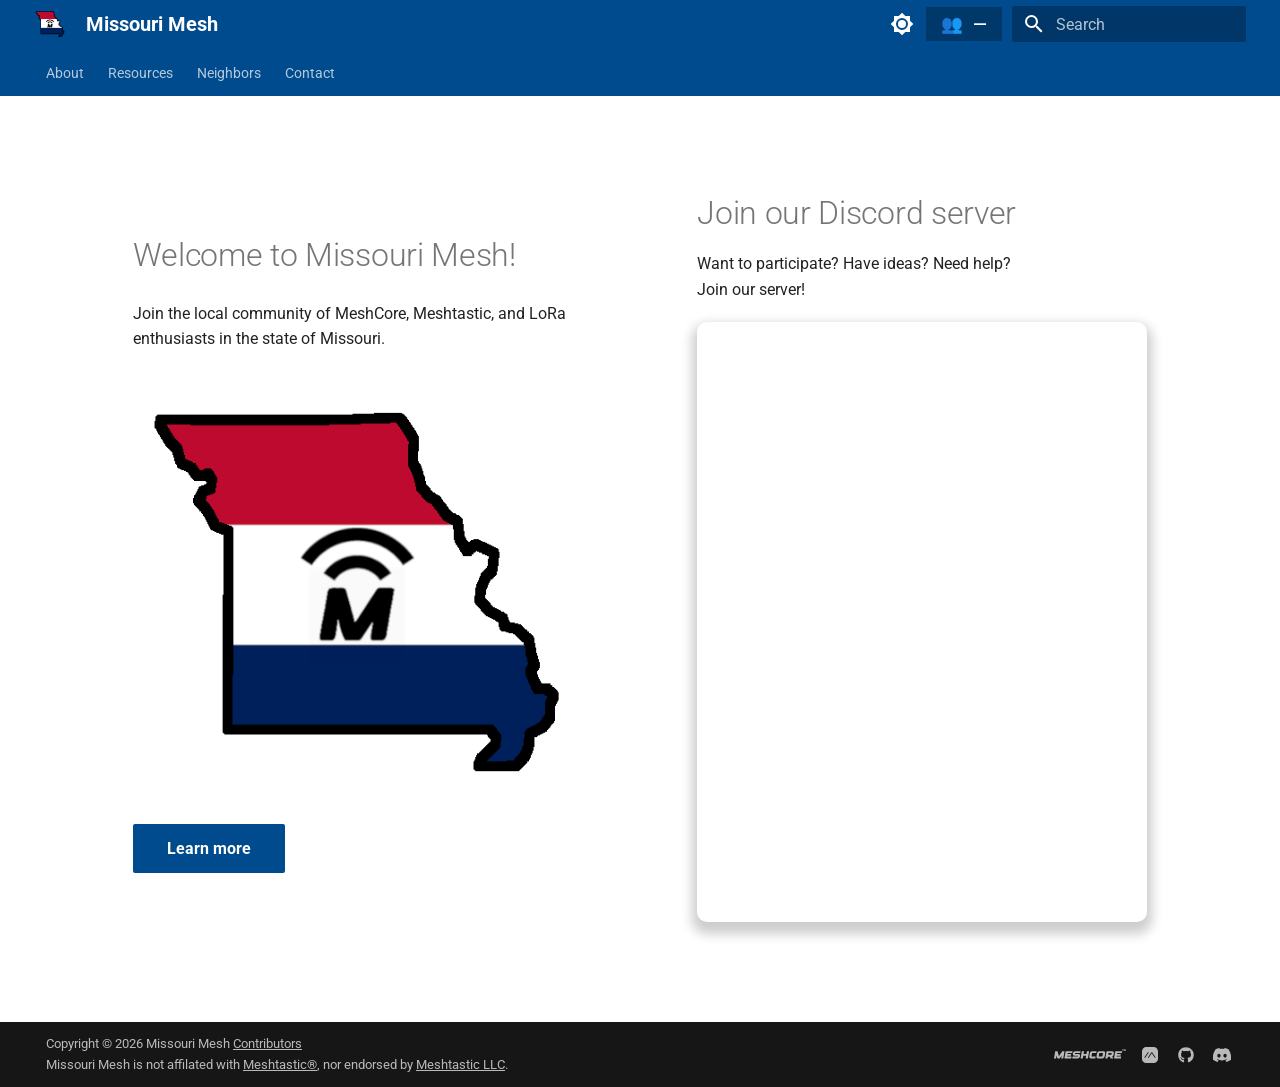
<file: index.html>
<!DOCTYPE html><html lang="en" class="no-js"><head>
    
      <meta charset="utf-8">
      <meta name="viewport" content="width=device-width,initial-scale=1">
      
        <meta name="description" content="Join the local community of MeshCore, Meshtastic, and LoRa enthusiasts in the state of Missouri.">
      
      
      
        <link rel="canonical" href="https://missourimesh.org/">
      
      
      
      
        
      
      
      <link rel="icon" href="assets/images/logo.png">
      <meta name="generator" content="mkdocs-1.6.1, mkdocs-material-9.7.7">
    
    
      
        <title>Missouri Mesh</title>
      
    
    

      <link rel="stylesheet" href="assets/stylesheets/main.ec1eaa64.min.css">
      
        
        <link rel="stylesheet" href="assets/stylesheets/palette.ab4e12ef.min.css">
      
      


    
  <style>
    .background-color {
      background: linear-gradient(
        to bottom,
        var(--md-primary-fg-color),
        rgb(63, 148, 217) 99%,
        var(--md-default-bg-color) 99%
      );
    }
    .mdx-container {
      padding-top: px2rem(20px);
    }
    .md-main__inner {
      max-width: 60%;
    }
    @media only screen {
      .md-main__inner {
        max-width: 100%;
      }
    }
  </style>
  <style>
    .md-header__title--active .md-header__topic {
      opacity: 1;
      transform: none;
      transition: none;
    }
    .md-header__title--active .md-header__topic + .md-header__topic {
      opacity: 0;
    }
  </style>

    
      
    
    
      
        
        
        <link rel="preconnect" href="https://fonts.gstatic.com" crossorigin="">
        <link rel="stylesheet" href="https://fonts.googleapis.com/css?family=Roboto:300,300i,400,400i,700,700i%7CRoboto+Mono:400,400i,700,700i&amp;display=fallback">
        <style>:root{--md-text-font:"Roboto";--md-code-font:"Roboto Mono"}</style>
      
    
    
      <link rel="stylesheet" href="assets/stylesheets/extra.css">
    
      <link rel="stylesheet" href="assets/stylesheets/user-count.css">
    
    <script>__md_scope=new URL(".",location),__md_hash=e=>[...e].reduce(((e,_)=>(e<<5)-e+_.charCodeAt(0)),0),__md_get=(e,_=localStorage,t=__md_scope)=>JSON.parse(_.getItem(t.pathname+"."+e)),__md_set=(e,_,t=localStorage,a=__md_scope)=>{try{t.setItem(a.pathname+"."+e,JSON.stringify(_))}catch(e){}}</script>
    
      

    
    
  <link href="assets/stylesheets/glightbox.min.css" rel="stylesheet"><script src="assets/javascripts/glightbox.min.js"></script><style id="glightbox-style">
            html.glightbox-open { overflow: initial; height: 100%; }
            .gslide-title { margin-top: 0px; user-select: text; }
            .gslide-desc { color: #666; user-select: text; }
            .gslide-image img { background: white; }
            .gscrollbar-fixer { padding-right: 15px; }
            .gdesc-inner { font-size: 0.75rem; }
            body[data-md-color-scheme="slate"] .gdesc-inner { background: var(--md-default-bg-color); }
            body[data-md-color-scheme="slate"] .gslide-title { color: var(--md-default-fg-color); }
            body[data-md-color-scheme="slate"] .gslide-desc { color: var(--md-default-fg-color); }
        </style></head>
  
  
    
    
      
    
    
    
    
    <body dir="ltr" data-md-color-scheme="default" data-md-color-primary="indigo" data-md-color-accent="indigo">
  
    
    <input class="md-toggle" data-md-toggle="drawer" type="checkbox" id="__drawer" autocomplete="off">
    <input class="md-toggle" data-md-toggle="search" type="checkbox" id="__search" autocomplete="off">
    <label class="md-overlay" for="__drawer"></label>
    <div data-md-component="skip">
      
    </div>
    <div data-md-component="announce">
      
    </div>
    
    
      

<header class="md-header" data-md-component="header">
  <nav class="md-header__inner md-grid" aria-label="Header">
    <a href="." title="Missouri Mesh" class="md-header__button md-logo" aria-label="Missouri Mesh" data-md-component="logo">
      
  <img src="assets/images/logo.png" alt="logo">

    </a>
    <label class="md-header__button md-icon" for="__drawer">
      
      <svg xmlns="http://www.w3.org/2000/svg" viewBox="0 0 24 24"><path d="M3 6h18v2H3zm0 5h18v2H3zm0 5h18v2H3z"></path></svg>
    </label>
    <div class="md-header__title" data-md-component="header-title">
      <div class="md-header__ellipsis">
        <div class="md-header__topic">
          <span class="md-ellipsis">
            Missouri Mesh
          </span>
        </div>
        <div class="md-header__topic" data-md-component="header-topic">
          <span class="md-ellipsis">
            
              Home
            
          </span>
        </div>
      </div>
    </div>
    
      
        <form class="md-header__option" data-md-component="palette">
  
    
    
    
    <input class="md-option" data-md-color-media="(prefers-color-scheme: light)" data-md-color-scheme="default" data-md-color-primary="indigo" data-md-color-accent="indigo" aria-label="Switch to dark mode" type="radio" name="__palette" id="__palette_0">
    
      <label class="md-header__button md-icon" title="Switch to dark mode" for="__palette_1" hidden="">
        <svg xmlns="http://www.w3.org/2000/svg" viewBox="0 0 24 24"><path d="M12 8a4 4 0 0 0-4 4 4 4 0 0 0 4 4 4 4 0 0 0 4-4 4 4 0 0 0-4-4m0 10a6 6 0 0 1-6-6 6 6 0 0 1 6-6 6 6 0 0 1 6 6 6 6 0 0 1-6 6m8-9.31V4h-4.69L12 .69 8.69 4H4v4.69L.69 12 4 15.31V20h4.69L12 23.31 15.31 20H20v-4.69L23.31 12z"></path></svg>
      </label>
    
  
    
    
    
    <input class="md-option" data-md-color-media="(prefers-color-scheme: dark)" data-md-color-scheme="slate" data-md-color-primary="black" data-md-color-accent="indigo" aria-label="Switch to light mode" type="radio" name="__palette" id="__palette_1">
    
      <label class="md-header__button md-icon" title="Switch to light mode" for="__palette_0" hidden="">
        <svg xmlns="http://www.w3.org/2000/svg" viewBox="0 0 24 24"><path d="M12 18c-.89 0-1.74-.2-2.5-.55C11.56 16.5 13 14.42 13 12s-1.44-4.5-3.5-5.45C10.26 6.2 11.11 6 12 6a6 6 0 0 1 6 6 6 6 0 0 1-6 6m8-9.31V4h-4.69L12 .69 8.69 4H4v4.69L.69 12 4 15.31V20h4.69L12 23.31 15.31 20H20v-4.69L23.31 12z"></path></svg>
      </label>
    
  
</form>
      
    
    
      <script>var palette=__md_get("__palette");if(palette&&palette.color){if("(prefers-color-scheme)"===palette.color.media){var media=matchMedia("(prefers-color-scheme: light)"),input=document.querySelector(media.matches?"[data-md-color-media='(prefers-color-scheme: light)']":"[data-md-color-media='(prefers-color-scheme: dark)']");palette.color.media=input.getAttribute("data-md-color-media"),palette.color.scheme=input.getAttribute("data-md-color-scheme"),palette.color.primary=input.getAttribute("data-md-color-primary"),palette.color.accent=input.getAttribute("data-md-color-accent")}for(var[key,value]of Object.entries(palette.color))document.body.setAttribute("data-md-color-"+key,value)}</script>
    
    
    
      
      
        <label class="md-header__button md-icon" for="__search">
          
          <svg xmlns="http://www.w3.org/2000/svg" viewBox="0 0 24 24"><path d="M9.5 3A6.5 6.5 0 0 1 16 9.5c0 1.61-.59 3.09-1.56 4.23l.27.27h.79l5 5-1.5 1.5-5-5v-.79l-.27-.27A6.52 6.52 0 0 1 9.5 16 6.5 6.5 0 0 1 3 9.5 6.5 6.5 0 0 1 9.5 3m0 2C7 5 5 7 5 9.5S7 14 9.5 14 14 12 14 9.5 12 5 9.5 5"></path></svg>
        </label>
        <div class="md-search" data-md-component="search" role="dialog">
  <label class="md-search__overlay" for="__search"></label>
  <div class="md-search__inner" role="search">
    <form class="md-search__form" name="search">
      <input type="text" class="md-search__input" name="query" aria-label="Search" placeholder="Search" autocapitalize="off" autocorrect="off" autocomplete="off" spellcheck="false" data-md-component="search-query" required="">
      <label class="md-search__icon md-icon" for="__search">
        
        <svg xmlns="http://www.w3.org/2000/svg" viewBox="0 0 24 24"><path d="M9.5 3A6.5 6.5 0 0 1 16 9.5c0 1.61-.59 3.09-1.56 4.23l.27.27h.79l5 5-1.5 1.5-5-5v-.79l-.27-.27A6.52 6.52 0 0 1 9.5 16 6.5 6.5 0 0 1 3 9.5 6.5 6.5 0 0 1 9.5 3m0 2C7 5 5 7 5 9.5S7 14 9.5 14 14 12 14 9.5 12 5 9.5 5"></path></svg>
        
        <svg xmlns="http://www.w3.org/2000/svg" viewBox="0 0 24 24"><path d="M20 11v2H8l5.5 5.5-1.42 1.42L4.16 12l7.92-7.92L13.5 5.5 8 11z"></path></svg>
      </label>
      <nav class="md-search__options" aria-label="Search">
        
          <a href="javascript:void(0)" class="md-search__icon md-icon" title="Share" aria-label="Share" data-clipboard="" data-clipboard-text="" data-md-component="search-share" tabindex="-1">
            
            <svg xmlns="http://www.w3.org/2000/svg" viewBox="0 0 24 24"><path d="M18 16.08c-.76 0-1.44.3-1.96.77L8.91 12.7c.05-.23.09-.46.09-.7s-.04-.47-.09-.7l7.05-4.11c.54.5 1.25.81 2.04.81a3 3 0 0 0 3-3 3 3 0 0 0-3-3 3 3 0 0 0-3 3c0 .24.04.47.09.7L8.04 9.81C7.5 9.31 6.79 9 6 9a3 3 0 0 0-3 3 3 3 0 0 0 3 3c.79 0 1.5-.31 2.04-.81l7.12 4.15c-.05.21-.08.43-.08.66 0 1.61 1.31 2.91 2.92 2.91s2.92-1.3 2.92-2.91A2.92 2.92 0 0 0 18 16.08"></path></svg>
          </a>
        
        <button type="reset" class="md-search__icon md-icon" title="Clear" aria-label="Clear" tabindex="-1">
          
          <svg xmlns="http://www.w3.org/2000/svg" viewBox="0 0 24 24"><path d="M19 6.41 17.59 5 12 10.59 6.41 5 5 6.41 10.59 12 5 17.59 6.41 19 12 13.41 17.59 19 19 17.59 13.41 12z"></path></svg>
        </button>
      </nav>
      
        <div class="md-search__suggest" data-md-component="search-suggest"></div>
      
    </form>
    <div class="md-search__output">
      <div class="md-search__scrollwrap" tabindex="0" data-md-scrollfix="">
        <div class="md-search-result" data-md-component="search-result">
          <div class="md-search-result__meta">
            Initializing search
          </div>
          <ol class="md-search-result__list" role="presentation"></ol>
        </div>
      </div>
    </div>
  </div>
</div>
      
    
    
  </nav>
  
</header>
    
    <div class="md-container" data-md-component="container">
      
      
        
          
            
<nav class="md-tabs" aria-label="Tabs" data-md-component="tabs">
  <div class="md-grid">
    <ul class="md-tabs__list">
      
        
  
  
  
  
    <li class="md-tabs__item">
      <a href="about/" class="md-tabs__link">
        
  
  
    
  
  About

      </a>
    </li>
  

      
        
  
  
  
  
    <li class="md-tabs__item">
      <a href="resources/" class="md-tabs__link">
        
  
  
    
  
  Resources

      </a>
    </li>
  

      
        
  
  
  
  
    <li class="md-tabs__item">
      <a href="neighbors/" class="md-tabs__link">
        
  
  
    
  
  Neighbors

      </a>
    </li>
  

      
        
  
  
  
  
    <li class="md-tabs__item">
      <a href="contact/" class="md-tabs__link">
        
  
  
    
  
  Contact

      </a>
    </li>
  

      
    </ul>
  </div>
</nav>
          
        
      
      <main class="md-main" data-md-component="main">
        <div class="md-main__inner md-grid">
          
            
              
                
              
              <div class="md-sidebar md-sidebar--primary" data-md-component="sidebar" data-md-type="navigation" hidden="">
                <div class="md-sidebar__scrollwrap">
                  <div class="md-sidebar__inner">
                    


  


<nav class="md-nav md-nav--primary md-nav--lifted" aria-label="Navigation" data-md-level="0">
  <label class="md-nav__title" for="__drawer">
    <a href="." title="Missouri Mesh" class="md-nav__button md-logo" aria-label="Missouri Mesh" data-md-component="logo">
      
  <img src="assets/images/logo.png" alt="logo">

    </a>
    Missouri Mesh
  </label>
  
  <ul class="md-nav__list" data-md-scrollfix="">
    
      
      
  
  
  
  
    <li class="md-nav__item">
      <a href="about/" class="md-nav__link">
        
  
  
  <span class="md-ellipsis">
    
  
    About
  

    
  </span>
  
  

      </a>
    </li>
  

    
      
      
  
  
  
  
    <li class="md-nav__item">
      <a href="resources/" class="md-nav__link">
        
  
  
  <span class="md-ellipsis">
    
  
    Resources
  

    
  </span>
  
  

      </a>
    </li>
  

    
      
      
  
  
  
  
    <li class="md-nav__item">
      <a href="neighbors/" class="md-nav__link">
        
  
  
  <span class="md-ellipsis">
    
  
    Neighbors
  

    
  </span>
  
  

      </a>
    </li>
  

    
      
      
  
  
  
  
    <li class="md-nav__item">
      <a href="contact/" class="md-nav__link">
        
  
  
  <span class="md-ellipsis">
    
  
    Contact
  

    
  </span>
  
  

      </a>
    </li>
  

    
  </ul>
</nav>
                  </div>
                </div>
              </div>
            
            
              
                
              
              <div class="md-sidebar md-sidebar--secondary" data-md-component="sidebar" data-md-type="toc" hidden="">
                <div class="md-sidebar__scrollwrap">
                  <div class="md-sidebar__inner">
                    

<nav class="md-nav md-nav--secondary" aria-label="Table of contents">
  
  
  
  
</nav>
                  </div>
                </div>
              </div>
            
          
          
            <div class="md-content" data-md-component="content">
              
                

  




              
              <article class="md-content__inner md-typeset">
                
  <section style="
    display: flex;
    align-items: center;
    justify-content: space-evenly;
    flex-wrap: wrap;
    margin: 5% 0% 5% 0%;
  ">
    <div style="max-width: 28em">
      <section class="mdx-container">
        <div class="md-grid md-typeset">
          <div class="mdx-gallery">
            <div style="margin-bottom: 10%" class="mdx-hero__content">
              <h1>Welcome to Missouri Mesh!</h1>
              <p>Join the local community of MeshCore, Meshtastic, and LoRa enthusiasts in the state of Missouri.</p>
              <img src="./assets/images/logo.png">
              <a href="/about/" title="About" class="md-button md-button--primary">
                Learn more
              </a>
            </div>
          </div>
        </div>
      </section>
    </div>
    <div>
      <div>
        <h1 style="margin-bottom: 10px">Join our Discord server</h1>
        <p style="margin-bottom: 20px; max-width: 20em">
          Want to participate? Have ideas? Need help? Join our server!
        </p>
      </div>
      <iframe src="https://discord.com/widget?id=1536600107615649823" width="450" height="600" allowtransparency="true" frameborder="0" sandbox="allow-popups allow-popups-to-escape-sandbox allow-same-origin allow-scripts" style="
          margin-bottom: 1.5rem;
          border-radius: 10px;
          box-shadow: 0 7px 12px 5px rgb(0 0 0 / 0.2);
        "></iframe>
    </div>
  </section>

              </article>
            </div>
          
          
  <script>var tabs=__md_get("__tabs");if(Array.isArray(tabs))e:for(var set of document.querySelectorAll(".tabbed-set")){var labels=set.querySelector(".tabbed-labels");for(var tab of tabs)for(var label of labels.getElementsByTagName("label"))if(label.innerText.trim()===tab){var input=document.getElementById(label.htmlFor);input.checked=!0;continue e}}</script>

<script>var target=document.getElementById(location.hash.slice(1));target&&target.name&&(target.checked=target.name.startsWith("__tabbed_"))</script>
        </div>
        
          <button type="button" class="md-top md-icon" data-md-component="top" hidden="">
  
  <svg xmlns="http://www.w3.org/2000/svg" viewBox="0 0 24 24"><path d="M13 20h-2V8l-5.5 5.5-1.42-1.42L12 4.16l7.92 7.92-1.42 1.42L13 8z"></path></svg>
  Back to top
</button>
        
      </main>
      
        <footer class="md-footer">
  
    
  
  <div class="md-footer-meta md-typeset">
    <div class="md-footer-meta__inner md-grid">
      <div class="md-copyright">
  
    <div class="md-copyright__highlight">
      Copyright © 2026 Missouri Mesh <u><a href="https://github.com/missourimesh/missourimesh.org">Contributors</a></u><br> <p style="margin:0">Missouri Mesh is not affilated with <u><a href="https://meshtastic.org" target="_blank" rel="noreferrer noopener">Meshtastic®</a></u>, nor endorsed by <u><a href="https://meshtastic.org/docs/legal/licensing-and-trademark" target="_blank" rel="noreferrer noopener">Meshtastic LLC</a></u>.</p>
    </div>
  
  
</div>
      
        
<div class="md-social">
  
    
    
    
    
    <a href="https://meshcore.io" target="_blank" rel="noopener" title="Check out the official MeshCore site!" class="md-social__link">
      <svg xmlns="http://www.w3.org/2000/svg" viewBox="0 0 139 18"><path d="M3.232,3.582C2.789,3.582 2.368,3.934 2.289,4.369L0.013,16.964C-0.066,17.399 0.229,17.751 0.671,17.751L3.087,17.751C3.529,17.751 3.951,17.399 4.03,16.964L4.935,11.951L6.592,17.293C6.672,17.572 6.923,17.751 7.235,17.751L10.434,17.751C10.746,17.751 11.062,17.572 11.243,17.293L14.835,11.925L13.924,16.964C13.844,17.399 14.14,17.751 14.583,17.751L16.998,17.751C17.44,17.751 17.862,17.399 17.941,16.964L20.217,4.369C20.298,3.934 20.002,3.582 19.56,3.582L16.46,3.582C16.147,3.582 15.831,3.761 15.65,4.04L9.76,12.872C9.668,13.013 9.446,12.975 9.397,12.81L6.976,4.04C6.895,3.761 6.645,3.582 6.332,3.582L3.232,3.582Z"></path><path d="M20.853,17.751L32.797,17.751C33.063,17.751 33.317,17.538 33.364,17.278L33.863,14.504C33.91,14.242 33.733,14.031 33.467,14.031L25.166,14.031C25.077,14.031 25.019,13.96 25.034,13.873L25.281,12.508C25.296,12.421 25.38,12.35 25.469,12.35L32.146,12.35C32.411,12.35 32.665,12.137 32.712,11.877L33.157,9.421C33.204,9.159 33.027,8.949 32.761,8.949L26.085,8.949C25.996,8.949 25.938,8.877 25.953,8.79L26.216,7.328C26.232,7.241 26.316,7.17 26.405,7.17L34.706,7.17C34.971,7.17 35.226,6.957 35.272,6.695L35.756,4.021C35.804,3.761 35.627,3.548 35.361,3.548L23.417,3.548C22.975,3.548 22.551,3.902 22.473,4.337L20.191,16.962C20.114,17.397 20.409,17.751 20.853,17.751Z"></path><path d="M45.291,17.749L45.291,17.751L45.705,17.751C47.783,17.751 49.767,16.095 50.136,14.052L50.375,12.727C50.744,10.685 49.359,9.029 47.28,9.029L40.882,9.029C40.617,9.029 40.44,8.818 40.487,8.556L40.649,7.664C40.696,7.402 40.95,7.191 41.215,7.191L49.87,7.191C50.313,7.191 50.735,6.839 50.814,6.404L51.183,4.368C51.262,3.931 50.966,3.579 50.523,3.579L41.063,3.579C38.985,3.579 37,5.235 36.631,7.278L36.37,8.723C36.001,10.767 37.386,12.422 39.465,12.422L45.863,12.422C46.128,12.422 46.305,12.633 46.258,12.895L46.138,13.565C46.091,13.826 45.837,14.037 45.571,14.037L36.675,14.037C36.233,14.037 35.811,14.389 35.732,14.824L35.346,16.962C35.267,17.397 35.562,17.749 36.005,17.749L45.291,17.749Z"></path><path d="M67.068,3.575L64.393,3.575C63.951,3.575 63.529,3.927 63.45,4.361L62.654,8.766C62.639,8.853 62.554,8.923 62.466,8.923L57.282,8.923C57.193,8.923 57.135,8.853 57.15,8.766L57.946,4.361C58.023,3.927 57.73,3.575 57.287,3.575L54.613,3.575C54.17,3.575 53.748,3.927 53.669,4.361L51.392,16.964C51.313,17.399 51.608,17.751 52.05,17.751L54.725,17.751C55.168,17.751 55.589,17.399 55.668,16.964L56.48,12.478C56.495,12.392 56.58,12.32 56.668,12.32L61.852,12.32C61.941,12.32 61.999,12.39 61.984,12.478L61.174,16.964C61.096,17.399 61.391,17.751 61.834,17.751L64.508,17.751C64.951,17.751 65.372,17.399 65.451,16.964L67.729,4.361C67.804,3.927 67.511,3.575 67.068,3.575Z"></path><path d="M71.102,17.751L78.96,17.751C79.402,17.751 79.824,17.399 79.903,16.964L80.288,14.824C80.367,14.389 80.072,14.037 79.629,14.037L72.808,14.037C72.542,14.037 72.365,13.826 72.412,13.565L73.48,7.686C73.527,7.426 73.781,7.213 74.045,7.213L80.866,7.213C81.309,7.213 81.73,6.861 81.81,6.427L82.188,4.335C82.267,3.9 81.971,3.548 81.529,3.548L73.691,3.548C71.618,3.548 69.638,5.197 69.265,7.234L68.011,14.046C67.639,16.091 69.022,17.751 71.102,17.751Z"></path><path d="M95.833,3.529L87.654,3.529C85.576,3.529 83.592,5.186 83.223,7.228L81.99,14.052C81.621,16.094 83.006,17.751 85.084,17.751L93.263,17.751C95.341,17.751 97.326,16.095 97.695,14.052L98.928,7.228C99.297,5.186 97.911,3.529 95.833,3.529ZM93.488,13.567C93.44,13.828 93.186,14.039 92.921,14.039L86.762,14.039C86.496,14.039 86.319,13.828 86.366,13.567L87.434,7.663C87.481,7.402 87.735,7.191 88,7.191L94.157,7.191C94.423,7.191 94.6,7.402 94.553,7.663L93.488,13.567Z"></path><path d="M99.884,17.751L102.557,17.751C102.999,17.751 103.421,17.399 103.5,16.965L103.973,14.348C103.988,14.261 104.073,14.19 104.161,14.19L107.397,14.186C107.557,14.186 107.69,14.265 107.756,14.395L109.281,17.37C109.458,17.722 109.78,17.764 110.751,17.749C111.32,17.756 112.184,17.713 113.577,17.713C114.025,17.713 114.3,17.244 114.079,16.853L112.413,13.953C112.37,13.876 112.417,13.772 112.509,13.727C113.795,13.102 114.814,11.889 115.068,10.487L115.649,7.262C116.02,5.218 114.635,3.562 112.557,3.562L102.448,3.562C102.006,3.562 101.584,3.914 101.505,4.349L99.225,16.964C99.146,17.399 99.442,17.751 99.884,17.751ZM105.255,7.268C105.27,7.181 105.354,7.11 105.443,7.11L110.674,7.11C111.069,7.11 111.331,7.424 111.261,7.812L110.877,9.933C110.806,10.319 110.431,10.634 110.038,10.634L104.806,10.634C104.718,10.634 104.66,10.564 104.675,10.475L105.255,7.268Z"></path><path d="M116.642,17.751L128.586,17.751C128.851,17.751 129.105,17.538 129.152,17.278L129.651,14.504C129.698,14.242 129.521,14.031 129.256,14.031L120.955,14.031C120.866,14.031 120.808,13.96 120.823,13.873L121.069,12.508C121.084,12.421 121.169,12.35 121.257,12.35L127.934,12.35C128.2,12.35 128.454,12.137 128.501,11.877L128.945,9.421C128.992,9.159 128.815,8.949 128.55,8.949L121.873,8.949C121.785,8.949 121.726,8.877 121.741,8.79L122.005,7.328C122.02,7.241 122.105,7.17 122.193,7.17L130.495,7.17C130.76,7.17 131.014,6.957 131.061,6.695L131.545,4.021C131.592,3.761 131.415,3.548 131.15,3.548L119.206,3.548C118.763,3.548 118.34,3.902 118.261,4.337L115.98,16.962C115.902,17.397 116.198,17.751 116.642,17.751Z"></path><path d="M134.674,0L132.059,0C131.965,0 131.877,0.074 131.86,0.166L131.783,0.594C131.766,0.686 131.828,0.76 131.921,0.76L132.745,0.76C132.764,0.76 132.776,0.775 132.773,0.793L132.406,2.819C132.39,2.91 132.452,2.984 132.545,2.984L133.108,2.984C133.201,2.984 133.29,2.91 133.307,2.819L133.673,0.793C133.676,0.775 133.694,0.76 133.713,0.76L134.536,0.76C134.629,0.76 134.718,0.686 134.735,0.594L134.812,0.166C134.828,0.074 134.767,0 134.674,0Z"></path><path d="M135.278,0.002C135.185,0.002 135.096,0.076 135.079,0.167L134.6,2.819C134.583,2.91 134.646,2.984 134.739,2.984L135.247,2.984C135.34,2.984 135.429,2.91 135.446,2.819L135.636,1.763L135.985,2.888C136.002,2.947 136.055,2.984 136.121,2.984L136.794,2.984C136.86,2.984 136.926,2.947 136.964,2.888L137.72,1.758L137.528,2.819C137.512,2.91 137.574,2.984 137.667,2.984L138.176,2.984C138.269,2.984 138.358,2.91 138.374,2.819L138.853,0.167C138.87,0.076 138.808,0.002 138.715,0.002L138.062,0.002C137.997,0.002 137.93,0.039 137.892,0.098L136.652,1.957C136.633,1.987 136.586,1.979 136.575,1.944L136.066,0.098C136.049,0.039 135.996,0.002 135.93,0.002L135.278,0.002Z"></path></svg>
    </a>
  
    
    
    
    
    <a href="https://meshtastic.org" target="_blank" rel="noopener" title="Check out the official Meshtastic site!" class="md-social__link">
      <svg xmlns="http://www.w3.org/2000/svg" viewBox="0 0 512 512"><path d="M140,0L372,0C448.802,-0 512,63.198 512,140L512,372C512,448.802 448.802,512 372,512L140,512C102.884,512 67.25,497.24 41.005,470.995C14.76,444.75 0,409.116 0,372L0,140C0,102.884 14.76,67.25 41.005,41.005C67.25,14.76 102.884,-0 140,0ZM95.229,352.692L216.707,174.55L194.771,159.592L73.293,337.734L95.229,352.692ZM313.629,200.824L417.293,352.262L439.083,337.346L324.501,169.963C322.038,166.363 317.957,164.213 313.595,164.217C309.235,164.222 305.155,166.379 302.699,169.982L188.383,337.628L210.199,352.505L313.629,200.824Z"></path></svg>
    </a>
  
    
    
    
    
    <a href="https://github.com/missourimesh/missourimesh.org" target="_blank" rel="noopener" title="Contribute to the github!" class="md-social__link">
      <svg xmlns="http://www.w3.org/2000/svg" viewBox="0 0 512 512"><!--! Font Awesome Free 7.1.0 by @fontawesome - https://fontawesome.com License - https://fontawesome.com/license/free (Icons: CC BY 4.0, Fonts: SIL OFL 1.1, Code: MIT License) Copyright 2025 Fonticons, Inc.--><path d="M173.9 397.4c0 2-2.3 3.6-5.2 3.6-3.3.3-5.6-1.3-5.6-3.6 0-2 2.3-3.6 5.2-3.6 3-.3 5.6 1.3 5.6 3.6m-31.1-4.5c-.7 2 1.3 4.3 4.3 4.9 2.6 1 5.6 0 6.2-2s-1.3-4.3-4.3-5.2c-2.6-.7-5.5.3-6.2 2.3m44.2-1.7c-2.9.7-4.9 2.6-4.6 4.9.3 2 2.9 3.3 5.9 2.6 2.9-.7 4.9-2.6 4.6-4.6-.3-1.9-3-3.2-5.9-2.9M252.8 8C114.1 8 8 113.3 8 252c0 110.9 69.8 205.8 169.5 239.2 12.8 2.3 17.3-5.6 17.3-12.1 0-6.2-.3-40.4-.3-61.4 0 0-70 15-84.7-29.8 0 0-11.4-29.1-27.8-36.6 0 0-22.9-15.7 1.6-15.4 0 0 24.9 2 38.6 25.8 21.9 38.6 58.6 27.5 72.9 20.9 2.3-16 8.8-27.1 16-33.7-55.9-6.2-112.3-14.3-112.3-110.5 0-27.5 7.6-41.3 23.6-58.9-2.6-6.5-11.1-33.3 2.6-67.9 20.9-6.5 69 27 69 27 20-5.6 41.5-8.5 62.8-8.5s42.8 2.9 62.8 8.5c0 0 48.1-33.6 69-27 13.7 34.7 5.2 61.4 2.6 67.9 16 17.7 25.8 31.5 25.8 58.9 0 96.5-58.9 104.2-114.8 110.5 9.2 7.9 17 22.9 17 46.4 0 33.7-.3 75.4-.3 83.6 0 6.5 4.6 14.4 17.3 12.1C436.2 457.8 504 362.9 504 252 504 113.3 391.5 8 252.8 8M105.2 352.9c-1.3 1-1 3.3.7 5.2 1.6 1.6 3.9 2.3 5.2 1 1.3-1 1-3.3-.7-5.2-1.6-1.6-3.9-2.3-5.2-1m-10.8-8.1c-.7 1.3.3 2.9 2.3 3.9 1.6 1 3.6.7 4.3-.7.7-1.3-.3-2.9-2.3-3.9-2-.6-3.6-.3-4.3.7m32.4 35.6c-1.6 1.3-1 4.3 1.3 6.2 2.3 2.3 5.2 2.6 6.5 1 1.3-1.3.7-4.3-1.3-6.2-2.2-2.3-5.2-2.6-6.5-1m-11.4-14.7c-1.6 1-1.6 3.6 0 5.9s4.3 3.3 5.6 2.3c1.6-1.3 1.6-3.9 0-6.2-1.4-2.3-4-3.3-5.6-2"></path></svg>
    </a>
  
    
    
    
    
    <a href="https://missourimesh.org/discord" target="_blank" rel="noopener" title="Join the discord!" class="md-social__link">
      <svg xmlns="http://www.w3.org/2000/svg" viewBox="0 0 576 512"><!--! Font Awesome Free 7.1.0 by @fontawesome - https://fontawesome.com License - https://fontawesome.com/license/free (Icons: CC BY 4.0, Fonts: SIL OFL 1.1, Code: MIT License) Copyright 2025 Fonticons, Inc.--><path d="M492.5 69.8c-.2-.3-.4-.6-.8-.7-38.1-17.5-78.4-30-119.7-37.1-.4-.1-.8 0-1.1.1s-.6.4-.8.8c-5.5 9.9-10.5 20.2-14.9 30.6-44.6-6.8-89.9-6.8-134.4 0-4.5-10.5-9.5-20.7-15.1-30.6-.2-.3-.5-.6-.8-.8s-.7-.2-1.1-.2C162.5 39 122.2 51.5 84.1 69c-.3.1-.6.4-.8.7C7.1 183.5-13.8 294.6-3.6 404.2c0 .3.1.5.2.8s.3.4.5.6c44.4 32.9 94 58 146.8 74.2.4.1.8.1 1.1 0s.7-.4.9-.7c11.3-15.4 21.4-31.8 30-48.8.1-.2.2-.5.2-.8s0-.5-.1-.8-.2-.5-.4-.6-.4-.3-.7-.4c-15.8-6.1-31.2-13.4-45.9-21.9-.3-.2-.5-.4-.7-.6s-.3-.6-.3-.9 0-.6.2-.9.3-.5.6-.7c3.1-2.3 6.2-4.7 9.1-7.1.3-.2.6-.4.9-.4s.7 0 1 .1c96.2 43.9 200.4 43.9 295.5 0 .3-.1.7-.2 1-.2s.7.2.9.4c2.9 2.4 6 4.9 9.1 7.2.2.2.4.4.6.7s.2.6.2.9-.1.6-.3.9-.4.5-.6.6c-14.7 8.6-30 15.9-45.9 21.8-.2.1-.5.2-.7.4s-.3.4-.4.7-.1.5-.1.8.1.5.2.8c8.8 17 18.8 33.3 30 48.8.2.3.6.6.9.7s.8.1 1.1 0c52.9-16.2 102.6-41.3 147.1-74.2.2-.2.4-.4.5-.6s.2-.5.2-.8c12.3-126.8-20.5-236.9-86.9-334.5zm-302 267.7c-29 0-52.8-26.6-52.8-59.2s23.4-59.2 52.8-59.2c29.7 0 53.3 26.8 52.8 59.2 0 32.7-23.4 59.2-52.8 59.2m195.4 0c-29 0-52.8-26.6-52.8-59.2s23.4-59.2 52.8-59.2c29.7 0 53.3 26.8 52.8 59.2 0 32.7-23.2 59.2-52.8 59.2"></path></svg>
    </a>
  
</div>
      
    </div>
  </div>
</footer>
      
    </div>
    <div class="md-dialog" data-md-component="dialog">
      <div class="md-dialog__inner md-typeset"></div>
    </div>
    
    
    
      
      
      <script id="__config" type="application/json">{"annotate": null, "base": ".", "features": ["announce.dismiss", "content.code.copy", "content.tabs.link", "content.tooltips", "navigation.tabs", "navigation.path", "navigation.section", "navigation.path", "navigation.indexes", "navigation.top", "navigation.footer", "search.suggest", "search.share"], "search": "assets/javascripts/workers/search.2c215733.min.js", "tags": null, "translations": {"clipboard.copied": "Copied to clipboard", "clipboard.copy": "Copy to clipboard", "search.result.more.one": "1 more on this page", "search.result.more.other": "# more on this page", "search.result.none": "No matching documents", "search.result.one": "1 matching document", "search.result.other": "# matching documents", "search.result.placeholder": "Type to start searching", "search.result.term.missing": "Missing", "select.version": "Select version"}, "version": null}</script>
    
    
      <script src="assets/javascripts/bundle.d7400e89.min.js"></script>
      
        <script src="assets/javascripts/user-count.js"></script>
      
    
  
<script id="init-glightbox">const lightbox = GLightbox({"touchNavigation": true, "loop": false, "zoomable": true, "draggable": true, "openEffect": "zoom", "closeEffect": "zoom", "slideEffect": "slide"});
document$.subscribe(()=>{ lightbox.reload(); });
</script></body></html>
</file>
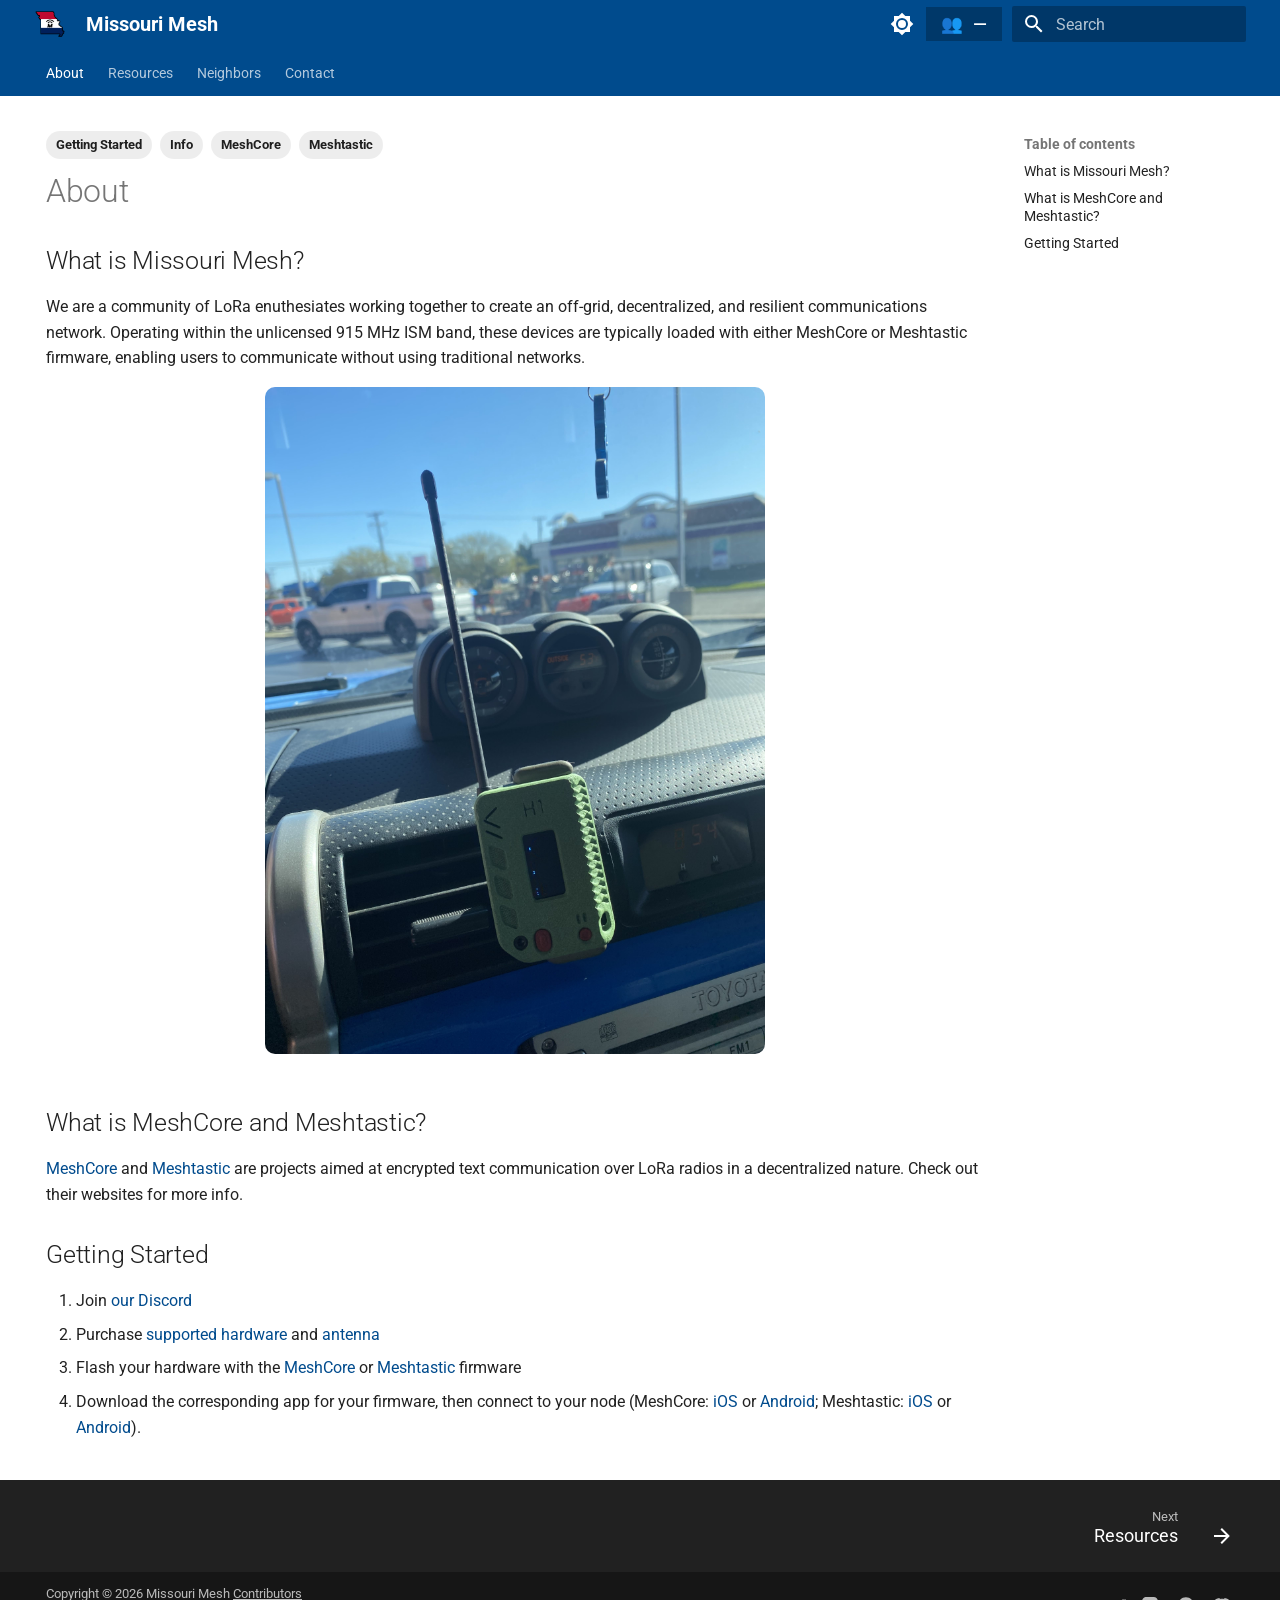
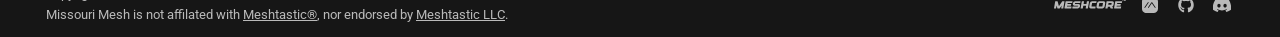
<file: about/index.html>
<!DOCTYPE html><html lang="en" class="no-js"><head>
    
      <meta charset="utf-8">
      <meta name="viewport" content="width=device-width,initial-scale=1">
      
        <meta name="description" content="Join the local community of MeshCore, Meshtastic, and LoRa enthusiasts in the state of Missouri.">
      
      
      
        <link rel="canonical" href="https://missourimesh.org/about/">
      
      
      
        <link rel="next" href="../resources/">
      
      
        
      
      
      <link rel="icon" href="../assets/images/logo.png">
      <meta name="generator" content="mkdocs-1.6.1, mkdocs-material-9.7.7">
    
    
      
        <title>About - Missouri Mesh</title>
      
    
    
      <link rel="stylesheet" href="../assets/stylesheets/main.ec1eaa64.min.css">
      
        
        <link rel="stylesheet" href="../assets/stylesheets/palette.ab4e12ef.min.css">
      
      


    
    
      
    
    
      
        
        
        <link rel="preconnect" href="https://fonts.gstatic.com" crossorigin="">
        <link rel="stylesheet" href="https://fonts.googleapis.com/css?family=Roboto:300,300i,400,400i,700,700i%7CRoboto+Mono:400,400i,700,700i&amp;display=fallback">
        <style>:root{--md-text-font:"Roboto";--md-code-font:"Roboto Mono"}</style>
      
    
    
      <link rel="stylesheet" href="../assets/stylesheets/extra.css">
    
      <link rel="stylesheet" href="../assets/stylesheets/user-count.css">
    
    <script>__md_scope=new URL("..",location),__md_hash=e=>[...e].reduce(((e,_)=>(e<<5)-e+_.charCodeAt(0)),0),__md_get=(e,_=localStorage,t=__md_scope)=>JSON.parse(_.getItem(t.pathname+"."+e)),__md_set=(e,_,t=localStorage,a=__md_scope)=>{try{t.setItem(a.pathname+"."+e,JSON.stringify(_))}catch(e){}}</script>
    
      

    
    
  <link href="../assets/stylesheets/glightbox.min.css" rel="stylesheet"><script src="../assets/javascripts/glightbox.min.js"></script><style id="glightbox-style">
            html.glightbox-open { overflow: initial; height: 100%; }
            .gslide-title { margin-top: 0px; user-select: text; }
            .gslide-desc { color: #666; user-select: text; }
            .gslide-image img { background: white; }
            .gscrollbar-fixer { padding-right: 15px; }
            .gdesc-inner { font-size: 0.75rem; }
            body[data-md-color-scheme="slate"] .gdesc-inner { background: var(--md-default-bg-color); }
            body[data-md-color-scheme="slate"] .gslide-title { color: var(--md-default-fg-color); }
            body[data-md-color-scheme="slate"] .gslide-desc { color: var(--md-default-fg-color); }
        </style></head>
  
  
    
    
      
    
    
    
    
    <body dir="ltr" data-md-color-scheme="default" data-md-color-primary="indigo" data-md-color-accent="indigo">
  
    
    <input class="md-toggle" data-md-toggle="drawer" type="checkbox" id="__drawer" autocomplete="off">
    <input class="md-toggle" data-md-toggle="search" type="checkbox" id="__search" autocomplete="off">
    <label class="md-overlay" for="__drawer"></label>
    <div data-md-component="skip">
      
        
        <a href="#about" class="md-skip">
          Skip to content
        </a>
      
    </div>
    <div data-md-component="announce">
      
    </div>
    
    
      

<header class="md-header" data-md-component="header">
  <nav class="md-header__inner md-grid" aria-label="Header">
    <a href=".." title="Missouri Mesh" class="md-header__button md-logo" aria-label="Missouri Mesh" data-md-component="logo">
      
  <img src="../assets/images/logo.png" alt="logo">

    </a>
    <label class="md-header__button md-icon" for="__drawer">
      
      <svg xmlns="http://www.w3.org/2000/svg" viewBox="0 0 24 24"><path d="M3 6h18v2H3zm0 5h18v2H3zm0 5h18v2H3z"></path></svg>
    </label>
    <div class="md-header__title" data-md-component="header-title">
      <div class="md-header__ellipsis">
        <div class="md-header__topic">
          <span class="md-ellipsis">
            Missouri Mesh
          </span>
        </div>
        <div class="md-header__topic" data-md-component="header-topic">
          <span class="md-ellipsis">
            
              About
            
          </span>
        </div>
      </div>
    </div>
    
      
        <form class="md-header__option" data-md-component="palette">
  
    
    
    
    <input class="md-option" data-md-color-media="(prefers-color-scheme: light)" data-md-color-scheme="default" data-md-color-primary="indigo" data-md-color-accent="indigo" aria-label="Switch to dark mode" type="radio" name="__palette" id="__palette_0">
    
      <label class="md-header__button md-icon" title="Switch to dark mode" for="__palette_1" hidden="">
        <svg xmlns="http://www.w3.org/2000/svg" viewBox="0 0 24 24"><path d="M12 8a4 4 0 0 0-4 4 4 4 0 0 0 4 4 4 4 0 0 0 4-4 4 4 0 0 0-4-4m0 10a6 6 0 0 1-6-6 6 6 0 0 1 6-6 6 6 0 0 1 6 6 6 6 0 0 1-6 6m8-9.31V4h-4.69L12 .69 8.69 4H4v4.69L.69 12 4 15.31V20h4.69L12 23.31 15.31 20H20v-4.69L23.31 12z"></path></svg>
      </label>
    
  
    
    
    
    <input class="md-option" data-md-color-media="(prefers-color-scheme: dark)" data-md-color-scheme="slate" data-md-color-primary="black" data-md-color-accent="indigo" aria-label="Switch to light mode" type="radio" name="__palette" id="__palette_1">
    
      <label class="md-header__button md-icon" title="Switch to light mode" for="__palette_0" hidden="">
        <svg xmlns="http://www.w3.org/2000/svg" viewBox="0 0 24 24"><path d="M12 18c-.89 0-1.74-.2-2.5-.55C11.56 16.5 13 14.42 13 12s-1.44-4.5-3.5-5.45C10.26 6.2 11.11 6 12 6a6 6 0 0 1 6 6 6 6 0 0 1-6 6m8-9.31V4h-4.69L12 .69 8.69 4H4v4.69L.69 12 4 15.31V20h4.69L12 23.31 15.31 20H20v-4.69L23.31 12z"></path></svg>
      </label>
    
  
</form>
      
    
    
      <script>var palette=__md_get("__palette");if(palette&&palette.color){if("(prefers-color-scheme)"===palette.color.media){var media=matchMedia("(prefers-color-scheme: light)"),input=document.querySelector(media.matches?"[data-md-color-media='(prefers-color-scheme: light)']":"[data-md-color-media='(prefers-color-scheme: dark)']");palette.color.media=input.getAttribute("data-md-color-media"),palette.color.scheme=input.getAttribute("data-md-color-scheme"),palette.color.primary=input.getAttribute("data-md-color-primary"),palette.color.accent=input.getAttribute("data-md-color-accent")}for(var[key,value]of Object.entries(palette.color))document.body.setAttribute("data-md-color-"+key,value)}</script>
    
    
    
      
      
        <label class="md-header__button md-icon" for="__search">
          
          <svg xmlns="http://www.w3.org/2000/svg" viewBox="0 0 24 24"><path d="M9.5 3A6.5 6.5 0 0 1 16 9.5c0 1.61-.59 3.09-1.56 4.23l.27.27h.79l5 5-1.5 1.5-5-5v-.79l-.27-.27A6.52 6.52 0 0 1 9.5 16 6.5 6.5 0 0 1 3 9.5 6.5 6.5 0 0 1 9.5 3m0 2C7 5 5 7 5 9.5S7 14 9.5 14 14 12 14 9.5 12 5 9.5 5"></path></svg>
        </label>
        <div class="md-search" data-md-component="search" role="dialog">
  <label class="md-search__overlay" for="__search"></label>
  <div class="md-search__inner" role="search">
    <form class="md-search__form" name="search">
      <input type="text" class="md-search__input" name="query" aria-label="Search" placeholder="Search" autocapitalize="off" autocorrect="off" autocomplete="off" spellcheck="false" data-md-component="search-query" required="">
      <label class="md-search__icon md-icon" for="__search">
        
        <svg xmlns="http://www.w3.org/2000/svg" viewBox="0 0 24 24"><path d="M9.5 3A6.5 6.5 0 0 1 16 9.5c0 1.61-.59 3.09-1.56 4.23l.27.27h.79l5 5-1.5 1.5-5-5v-.79l-.27-.27A6.52 6.52 0 0 1 9.5 16 6.5 6.5 0 0 1 3 9.5 6.5 6.5 0 0 1 9.5 3m0 2C7 5 5 7 5 9.5S7 14 9.5 14 14 12 14 9.5 12 5 9.5 5"></path></svg>
        
        <svg xmlns="http://www.w3.org/2000/svg" viewBox="0 0 24 24"><path d="M20 11v2H8l5.5 5.5-1.42 1.42L4.16 12l7.92-7.92L13.5 5.5 8 11z"></path></svg>
      </label>
      <nav class="md-search__options" aria-label="Search">
        
          <a href="javascript:void(0)" class="md-search__icon md-icon" title="Share" aria-label="Share" data-clipboard="" data-clipboard-text="" data-md-component="search-share" tabindex="-1">
            
            <svg xmlns="http://www.w3.org/2000/svg" viewBox="0 0 24 24"><path d="M18 16.08c-.76 0-1.44.3-1.96.77L8.91 12.7c.05-.23.09-.46.09-.7s-.04-.47-.09-.7l7.05-4.11c.54.5 1.25.81 2.04.81a3 3 0 0 0 3-3 3 3 0 0 0-3-3 3 3 0 0 0-3 3c0 .24.04.47.09.7L8.04 9.81C7.5 9.31 6.79 9 6 9a3 3 0 0 0-3 3 3 3 0 0 0 3 3c.79 0 1.5-.31 2.04-.81l7.12 4.15c-.05.21-.08.43-.08.66 0 1.61 1.31 2.91 2.92 2.91s2.92-1.3 2.92-2.91A2.92 2.92 0 0 0 18 16.08"></path></svg>
          </a>
        
        <button type="reset" class="md-search__icon md-icon" title="Clear" aria-label="Clear" tabindex="-1">
          
          <svg xmlns="http://www.w3.org/2000/svg" viewBox="0 0 24 24"><path d="M19 6.41 17.59 5 12 10.59 6.41 5 5 6.41 10.59 12 5 17.59 6.41 19 12 13.41 17.59 19 19 17.59 13.41 12z"></path></svg>
        </button>
      </nav>
      
        <div class="md-search__suggest" data-md-component="search-suggest"></div>
      
    </form>
    <div class="md-search__output">
      <div class="md-search__scrollwrap" tabindex="0" data-md-scrollfix="">
        <div class="md-search-result" data-md-component="search-result">
          <div class="md-search-result__meta">
            Initializing search
          </div>
          <ol class="md-search-result__list" role="presentation"></ol>
        </div>
      </div>
    </div>
  </div>
</div>
      
    
    
  </nav>
  
</header>
    
    <div class="md-container" data-md-component="container">
      
      
        
          
            
<nav class="md-tabs" aria-label="Tabs" data-md-component="tabs">
  <div class="md-grid">
    <ul class="md-tabs__list">
      
        
  
  
  
    
  
  
    <li class="md-tabs__item md-tabs__item--active">
      <a href="./" class="md-tabs__link">
        
  
  
    
  
  About

      </a>
    </li>
  

      
        
  
  
  
  
    <li class="md-tabs__item">
      <a href="../resources/" class="md-tabs__link">
        
  
  
    
  
  Resources

      </a>
    </li>
  

      
        
  
  
  
  
    <li class="md-tabs__item">
      <a href="../neighbors/" class="md-tabs__link">
        
  
  
    
  
  Neighbors

      </a>
    </li>
  

      
        
  
  
  
  
    <li class="md-tabs__item">
      <a href="../contact/" class="md-tabs__link">
        
  
  
    
  
  Contact

      </a>
    </li>
  

      
    </ul>
  </div>
</nav>
          
        
      
      <main class="md-main" data-md-component="main">
        <div class="md-main__inner md-grid">
          
            
              
                
              
              <div class="md-sidebar md-sidebar--primary" data-md-component="sidebar" data-md-type="navigation" hidden="">
                <div class="md-sidebar__scrollwrap">
                  <div class="md-sidebar__inner">
                    


  


<nav class="md-nav md-nav--primary md-nav--lifted" aria-label="Navigation" data-md-level="0">
  <label class="md-nav__title" for="__drawer">
    <a href=".." title="Missouri Mesh" class="md-nav__button md-logo" aria-label="Missouri Mesh" data-md-component="logo">
      
  <img src="../assets/images/logo.png" alt="logo">

    </a>
    Missouri Mesh
  </label>
  
  <ul class="md-nav__list" data-md-scrollfix="">
    
      
      
  
  
    
  
  
  
    <li class="md-nav__item md-nav__item--active">
      
      <input class="md-nav__toggle md-toggle" type="checkbox" id="__toc">
      
      
        
      
      
        <label class="md-nav__link md-nav__link--active" for="__toc">
          
  
  
  <span class="md-ellipsis">
    
  
    About
  

    
  </span>
  
  

          <span class="md-nav__icon md-icon"></span>
        </label>
      
      <a href="./" class="md-nav__link md-nav__link--active">
        
  
  
  <span class="md-ellipsis">
    
  
    About
  

    
  </span>
  
  

      </a>
      
        

<nav class="md-nav md-nav--secondary" aria-label="Table of contents">
  
  
  
    
  
  
    <label class="md-nav__title" for="__toc">
      <span class="md-nav__icon md-icon"></span>
      Table of contents
    </label>
    <ul class="md-nav__list" data-md-component="toc" data-md-scrollfix="">
      
        <li class="md-nav__item">
  <a href="#what-is-missouri-mesh" class="md-nav__link">
    <span class="md-ellipsis">
      
        What is Missouri Mesh?
      
    </span>
  </a>
  
</li>
      
        <li class="md-nav__item">
  <a href="#what-is-meshcore-and-meshtastic" class="md-nav__link">
    <span class="md-ellipsis">
      
        What is MeshCore and Meshtastic?
      
    </span>
  </a>
  
</li>
      
        <li class="md-nav__item">
  <a href="#getting-started" class="md-nav__link">
    <span class="md-ellipsis">
      
        Getting Started
      
    </span>
  </a>
  
</li>
      
    </ul>
  
</nav>
      
    </li>
  

    
      
      
  
  
  
  
    <li class="md-nav__item">
      <a href="../resources/" class="md-nav__link">
        
  
  
  <span class="md-ellipsis">
    
  
    Resources
  

    
  </span>
  
  

      </a>
    </li>
  

    
      
      
  
  
  
  
    <li class="md-nav__item">
      <a href="../neighbors/" class="md-nav__link">
        
  
  
  <span class="md-ellipsis">
    
  
    Neighbors
  

    
  </span>
  
  

      </a>
    </li>
  

    
      
      
  
  
  
  
    <li class="md-nav__item">
      <a href="../contact/" class="md-nav__link">
        
  
  
  <span class="md-ellipsis">
    
  
    Contact
  

    
  </span>
  
  

      </a>
    </li>
  

    
  </ul>
</nav>
                  </div>
                </div>
              </div>
            
            
              
                
              
              <div class="md-sidebar md-sidebar--secondary" data-md-component="sidebar" data-md-type="toc">
                <div class="md-sidebar__scrollwrap">
                  <div class="md-sidebar__inner">
                    

<nav class="md-nav md-nav--secondary" aria-label="Table of contents">
  
  
  
    
  
  
    <label class="md-nav__title" for="__toc">
      <span class="md-nav__icon md-icon"></span>
      Table of contents
    </label>
    <ul class="md-nav__list" data-md-component="toc" data-md-scrollfix="">
      
        <li class="md-nav__item">
  <a href="#what-is-missouri-mesh" class="md-nav__link">
    <span class="md-ellipsis">
      
        What is Missouri Mesh?
      
    </span>
  </a>
  
</li>
      
        <li class="md-nav__item">
  <a href="#what-is-meshcore-and-meshtastic" class="md-nav__link">
    <span class="md-ellipsis">
      
        What is MeshCore and Meshtastic?
      
    </span>
  </a>
  
</li>
      
        <li class="md-nav__item">
  <a href="#getting-started" class="md-nav__link">
    <span class="md-ellipsis">
      
        Getting Started
      
    </span>
  </a>
  
</li>
      
    </ul>
  
</nav>
                  </div>
                </div>
              </div>
            
          
          
            <div class="md-content" data-md-component="content">
              
                

  




              
              <article class="md-content__inner md-typeset">
                
                  
  


  <nav class="md-tags">
    
      
      
      
      
        <a href="../tags/#tag:getting-started" class="md-tag">Getting Started</a>
      
    
      
      
      
      
        <a href="../tags/#tag:info" class="md-tag">Info</a>
      
    
      
      
      
      
        <a href="../tags/#tag:meshcore" class="md-tag">MeshCore</a>
      
    
      
      
      
      
        <a href="../tags/#tag:meshtastic" class="md-tag">Meshtastic</a>
      
    
  </nav>



<h1 id="about">About<a class="headerlink" href="#about" title="Permanent link">¶</a></h1>
<h2 id="what-is-missouri-mesh">What is Missouri Mesh?<a class="headerlink" href="#what-is-missouri-mesh" title="Permanent link">¶</a></h2>
<p>We are a community of LoRa enuthesiates working together to create an off-grid, decentralized, and resilient communications network. Operating within the unlicensed 915 MHz ISM band, these devices are typically loaded with either MeshCore or Meshtastic firmware, enabling users to communicate without using traditional networks.</p>
<!-- copied from chimesh -->
<figure>
  <a class="glightbox" data-type="image" data-width="auto" data-height="auto" href="../assets/images/node.jpg" data-desc-position="bottom"><img alt="Community Upload" src="../assets/images/node.jpg" width="500"></a>
<br>
<figcaption></figcaption>
</figure>
<h2 id="what-is-meshcore-and-meshtastic">What is MeshCore and Meshtastic?<a class="headerlink" href="#what-is-meshcore-and-meshtastic" title="Permanent link">¶</a></h2>
<p><a href="https://meshcore.io">MeshCore</a> and <a href="https://meshtastic.org">Meshtastic</a> are projects aimed at encrypted text communication over LoRa radios in a decentralized nature. Check out their websites for more info.</p>
<h2 id="getting-started">Getting Started<a class="headerlink" href="#getting-started" title="Permanent link">¶</a></h2>
<ol>
<li>Join <a href="https://missourimesh.org/discord">our Discord</a></li>
<li>Purchase <a href="https://www.rfindex.com/mesh/devices">supported hardware</a> and <a href="https://www.rfindex.com/mesh/antennas">antenna</a></li>
<li>Flash your hardware with the <a href="https://flasher.meshcore.dev">MeshCore</a> or <a href="https://flasher.meshtastic.org">Meshtastic</a> firmware</li>
<li>Download the corresponding app for your firmware, then connect to your node (MeshCore: <a href="https://apps.apple.com/us/app/meshcore/id6742354151">iOS</a> or <a href="https://play.google.com/store/apps/details?id=com.liamcottle.meshcore.android">Android</a>; Meshtastic: <a href="https://apps.apple.com/us/app/meshtastic/id1586432531">iOS</a> or <a href="https://play.google.com/store/apps/details?id=com.geeksville.mesh">Android</a>).</li>
</ol>







  
  




  



                
              </article>
            </div>
          
          
  <script>var tabs=__md_get("__tabs");if(Array.isArray(tabs))e:for(var set of document.querySelectorAll(".tabbed-set")){var labels=set.querySelector(".tabbed-labels");for(var tab of tabs)for(var label of labels.getElementsByTagName("label"))if(label.innerText.trim()===tab){var input=document.getElementById(label.htmlFor);input.checked=!0;continue e}}</script>

<script>var target=document.getElementById(location.hash.slice(1));target&&target.name&&(target.checked=target.name.startsWith("__tabbed_"))</script>
        </div>
        
          <button type="button" class="md-top md-icon" data-md-component="top" hidden="">
  
  <svg xmlns="http://www.w3.org/2000/svg" viewBox="0 0 24 24"><path d="M13 20h-2V8l-5.5 5.5-1.42-1.42L12 4.16l7.92 7.92-1.42 1.42L13 8z"></path></svg>
  Back to top
</button>
        
      </main>
      
        <footer class="md-footer">
  
    
      
        
      
      <nav class="md-footer__inner md-grid" aria-label="Footer">
        
        
          
          <a href="../resources/" class="md-footer__link md-footer__link--next" aria-label="Next: Resources">
            <div class="md-footer__title">
              <span class="md-footer__direction">
                Next
              </span>
              <div class="md-ellipsis">
                Resources
              </div>
            </div>
            <div class="md-footer__button md-icon">
              
              <svg xmlns="http://www.w3.org/2000/svg" viewBox="0 0 24 24"><path d="M4 11v2h12l-5.5 5.5 1.42 1.42L19.84 12l-7.92-7.92L10.5 5.5 16 11z"></path></svg>
            </div>
          </a>
        
      </nav>
    
  
  <div class="md-footer-meta md-typeset">
    <div class="md-footer-meta__inner md-grid">
      <div class="md-copyright">
  
    <div class="md-copyright__highlight">
      Copyright © 2026 Missouri Mesh <u><a href="https://github.com/missourimesh/missourimesh.org">Contributors</a></u><br> <p style="margin:0">Missouri Mesh is not affilated with <u><a href="https://meshtastic.org" target="_blank" rel="noreferrer noopener">Meshtastic®</a></u>, nor endorsed by <u><a href="https://meshtastic.org/docs/legal/licensing-and-trademark" target="_blank" rel="noreferrer noopener">Meshtastic LLC</a></u>.</p>
    </div>
  
  
</div>
      
        
<div class="md-social">
  
    
    
    
    
    <a href="https://meshcore.io" target="_blank" rel="noopener" title="Check out the official MeshCore site!" class="md-social__link">
      <svg xmlns="http://www.w3.org/2000/svg" viewBox="0 0 139 18"><path d="M3.232,3.582C2.789,3.582 2.368,3.934 2.289,4.369L0.013,16.964C-0.066,17.399 0.229,17.751 0.671,17.751L3.087,17.751C3.529,17.751 3.951,17.399 4.03,16.964L4.935,11.951L6.592,17.293C6.672,17.572 6.923,17.751 7.235,17.751L10.434,17.751C10.746,17.751 11.062,17.572 11.243,17.293L14.835,11.925L13.924,16.964C13.844,17.399 14.14,17.751 14.583,17.751L16.998,17.751C17.44,17.751 17.862,17.399 17.941,16.964L20.217,4.369C20.298,3.934 20.002,3.582 19.56,3.582L16.46,3.582C16.147,3.582 15.831,3.761 15.65,4.04L9.76,12.872C9.668,13.013 9.446,12.975 9.397,12.81L6.976,4.04C6.895,3.761 6.645,3.582 6.332,3.582L3.232,3.582Z"></path><path d="M20.853,17.751L32.797,17.751C33.063,17.751 33.317,17.538 33.364,17.278L33.863,14.504C33.91,14.242 33.733,14.031 33.467,14.031L25.166,14.031C25.077,14.031 25.019,13.96 25.034,13.873L25.281,12.508C25.296,12.421 25.38,12.35 25.469,12.35L32.146,12.35C32.411,12.35 32.665,12.137 32.712,11.877L33.157,9.421C33.204,9.159 33.027,8.949 32.761,8.949L26.085,8.949C25.996,8.949 25.938,8.877 25.953,8.79L26.216,7.328C26.232,7.241 26.316,7.17 26.405,7.17L34.706,7.17C34.971,7.17 35.226,6.957 35.272,6.695L35.756,4.021C35.804,3.761 35.627,3.548 35.361,3.548L23.417,3.548C22.975,3.548 22.551,3.902 22.473,4.337L20.191,16.962C20.114,17.397 20.409,17.751 20.853,17.751Z"></path><path d="M45.291,17.749L45.291,17.751L45.705,17.751C47.783,17.751 49.767,16.095 50.136,14.052L50.375,12.727C50.744,10.685 49.359,9.029 47.28,9.029L40.882,9.029C40.617,9.029 40.44,8.818 40.487,8.556L40.649,7.664C40.696,7.402 40.95,7.191 41.215,7.191L49.87,7.191C50.313,7.191 50.735,6.839 50.814,6.404L51.183,4.368C51.262,3.931 50.966,3.579 50.523,3.579L41.063,3.579C38.985,3.579 37,5.235 36.631,7.278L36.37,8.723C36.001,10.767 37.386,12.422 39.465,12.422L45.863,12.422C46.128,12.422 46.305,12.633 46.258,12.895L46.138,13.565C46.091,13.826 45.837,14.037 45.571,14.037L36.675,14.037C36.233,14.037 35.811,14.389 35.732,14.824L35.346,16.962C35.267,17.397 35.562,17.749 36.005,17.749L45.291,17.749Z"></path><path d="M67.068,3.575L64.393,3.575C63.951,3.575 63.529,3.927 63.45,4.361L62.654,8.766C62.639,8.853 62.554,8.923 62.466,8.923L57.282,8.923C57.193,8.923 57.135,8.853 57.15,8.766L57.946,4.361C58.023,3.927 57.73,3.575 57.287,3.575L54.613,3.575C54.17,3.575 53.748,3.927 53.669,4.361L51.392,16.964C51.313,17.399 51.608,17.751 52.05,17.751L54.725,17.751C55.168,17.751 55.589,17.399 55.668,16.964L56.48,12.478C56.495,12.392 56.58,12.32 56.668,12.32L61.852,12.32C61.941,12.32 61.999,12.39 61.984,12.478L61.174,16.964C61.096,17.399 61.391,17.751 61.834,17.751L64.508,17.751C64.951,17.751 65.372,17.399 65.451,16.964L67.729,4.361C67.804,3.927 67.511,3.575 67.068,3.575Z"></path><path d="M71.102,17.751L78.96,17.751C79.402,17.751 79.824,17.399 79.903,16.964L80.288,14.824C80.367,14.389 80.072,14.037 79.629,14.037L72.808,14.037C72.542,14.037 72.365,13.826 72.412,13.565L73.48,7.686C73.527,7.426 73.781,7.213 74.045,7.213L80.866,7.213C81.309,7.213 81.73,6.861 81.81,6.427L82.188,4.335C82.267,3.9 81.971,3.548 81.529,3.548L73.691,3.548C71.618,3.548 69.638,5.197 69.265,7.234L68.011,14.046C67.639,16.091 69.022,17.751 71.102,17.751Z"></path><path d="M95.833,3.529L87.654,3.529C85.576,3.529 83.592,5.186 83.223,7.228L81.99,14.052C81.621,16.094 83.006,17.751 85.084,17.751L93.263,17.751C95.341,17.751 97.326,16.095 97.695,14.052L98.928,7.228C99.297,5.186 97.911,3.529 95.833,3.529ZM93.488,13.567C93.44,13.828 93.186,14.039 92.921,14.039L86.762,14.039C86.496,14.039 86.319,13.828 86.366,13.567L87.434,7.663C87.481,7.402 87.735,7.191 88,7.191L94.157,7.191C94.423,7.191 94.6,7.402 94.553,7.663L93.488,13.567Z"></path><path d="M99.884,17.751L102.557,17.751C102.999,17.751 103.421,17.399 103.5,16.965L103.973,14.348C103.988,14.261 104.073,14.19 104.161,14.19L107.397,14.186C107.557,14.186 107.69,14.265 107.756,14.395L109.281,17.37C109.458,17.722 109.78,17.764 110.751,17.749C111.32,17.756 112.184,17.713 113.577,17.713C114.025,17.713 114.3,17.244 114.079,16.853L112.413,13.953C112.37,13.876 112.417,13.772 112.509,13.727C113.795,13.102 114.814,11.889 115.068,10.487L115.649,7.262C116.02,5.218 114.635,3.562 112.557,3.562L102.448,3.562C102.006,3.562 101.584,3.914 101.505,4.349L99.225,16.964C99.146,17.399 99.442,17.751 99.884,17.751ZM105.255,7.268C105.27,7.181 105.354,7.11 105.443,7.11L110.674,7.11C111.069,7.11 111.331,7.424 111.261,7.812L110.877,9.933C110.806,10.319 110.431,10.634 110.038,10.634L104.806,10.634C104.718,10.634 104.66,10.564 104.675,10.475L105.255,7.268Z"></path><path d="M116.642,17.751L128.586,17.751C128.851,17.751 129.105,17.538 129.152,17.278L129.651,14.504C129.698,14.242 129.521,14.031 129.256,14.031L120.955,14.031C120.866,14.031 120.808,13.96 120.823,13.873L121.069,12.508C121.084,12.421 121.169,12.35 121.257,12.35L127.934,12.35C128.2,12.35 128.454,12.137 128.501,11.877L128.945,9.421C128.992,9.159 128.815,8.949 128.55,8.949L121.873,8.949C121.785,8.949 121.726,8.877 121.741,8.79L122.005,7.328C122.02,7.241 122.105,7.17 122.193,7.17L130.495,7.17C130.76,7.17 131.014,6.957 131.061,6.695L131.545,4.021C131.592,3.761 131.415,3.548 131.15,3.548L119.206,3.548C118.763,3.548 118.34,3.902 118.261,4.337L115.98,16.962C115.902,17.397 116.198,17.751 116.642,17.751Z"></path><path d="M134.674,0L132.059,0C131.965,0 131.877,0.074 131.86,0.166L131.783,0.594C131.766,0.686 131.828,0.76 131.921,0.76L132.745,0.76C132.764,0.76 132.776,0.775 132.773,0.793L132.406,2.819C132.39,2.91 132.452,2.984 132.545,2.984L133.108,2.984C133.201,2.984 133.29,2.91 133.307,2.819L133.673,0.793C133.676,0.775 133.694,0.76 133.713,0.76L134.536,0.76C134.629,0.76 134.718,0.686 134.735,0.594L134.812,0.166C134.828,0.074 134.767,0 134.674,0Z"></path><path d="M135.278,0.002C135.185,0.002 135.096,0.076 135.079,0.167L134.6,2.819C134.583,2.91 134.646,2.984 134.739,2.984L135.247,2.984C135.34,2.984 135.429,2.91 135.446,2.819L135.636,1.763L135.985,2.888C136.002,2.947 136.055,2.984 136.121,2.984L136.794,2.984C136.86,2.984 136.926,2.947 136.964,2.888L137.72,1.758L137.528,2.819C137.512,2.91 137.574,2.984 137.667,2.984L138.176,2.984C138.269,2.984 138.358,2.91 138.374,2.819L138.853,0.167C138.87,0.076 138.808,0.002 138.715,0.002L138.062,0.002C137.997,0.002 137.93,0.039 137.892,0.098L136.652,1.957C136.633,1.987 136.586,1.979 136.575,1.944L136.066,0.098C136.049,0.039 135.996,0.002 135.93,0.002L135.278,0.002Z"></path></svg>
    </a>
  
    
    
    
    
    <a href="https://meshtastic.org" target="_blank" rel="noopener" title="Check out the official Meshtastic site!" class="md-social__link">
      <svg xmlns="http://www.w3.org/2000/svg" viewBox="0 0 512 512"><path d="M140,0L372,0C448.802,-0 512,63.198 512,140L512,372C512,448.802 448.802,512 372,512L140,512C102.884,512 67.25,497.24 41.005,470.995C14.76,444.75 0,409.116 0,372L0,140C0,102.884 14.76,67.25 41.005,41.005C67.25,14.76 102.884,-0 140,0ZM95.229,352.692L216.707,174.55L194.771,159.592L73.293,337.734L95.229,352.692ZM313.629,200.824L417.293,352.262L439.083,337.346L324.501,169.963C322.038,166.363 317.957,164.213 313.595,164.217C309.235,164.222 305.155,166.379 302.699,169.982L188.383,337.628L210.199,352.505L313.629,200.824Z"></path></svg>
    </a>
  
    
    
    
    
    <a href="https://github.com/missourimesh/missourimesh.org" target="_blank" rel="noopener" title="Contribute to the github!" class="md-social__link">
      <svg xmlns="http://www.w3.org/2000/svg" viewBox="0 0 512 512"><!--! Font Awesome Free 7.1.0 by @fontawesome - https://fontawesome.com License - https://fontawesome.com/license/free (Icons: CC BY 4.0, Fonts: SIL OFL 1.1, Code: MIT License) Copyright 2025 Fonticons, Inc.--><path d="M173.9 397.4c0 2-2.3 3.6-5.2 3.6-3.3.3-5.6-1.3-5.6-3.6 0-2 2.3-3.6 5.2-3.6 3-.3 5.6 1.3 5.6 3.6m-31.1-4.5c-.7 2 1.3 4.3 4.3 4.9 2.6 1 5.6 0 6.2-2s-1.3-4.3-4.3-5.2c-2.6-.7-5.5.3-6.2 2.3m44.2-1.7c-2.9.7-4.9 2.6-4.6 4.9.3 2 2.9 3.3 5.9 2.6 2.9-.7 4.9-2.6 4.6-4.6-.3-1.9-3-3.2-5.9-2.9M252.8 8C114.1 8 8 113.3 8 252c0 110.9 69.8 205.8 169.5 239.2 12.8 2.3 17.3-5.6 17.3-12.1 0-6.2-.3-40.4-.3-61.4 0 0-70 15-84.7-29.8 0 0-11.4-29.1-27.8-36.6 0 0-22.9-15.7 1.6-15.4 0 0 24.9 2 38.6 25.8 21.9 38.6 58.6 27.5 72.9 20.9 2.3-16 8.8-27.1 16-33.7-55.9-6.2-112.3-14.3-112.3-110.5 0-27.5 7.6-41.3 23.6-58.9-2.6-6.5-11.1-33.3 2.6-67.9 20.9-6.5 69 27 69 27 20-5.6 41.5-8.5 62.8-8.5s42.8 2.9 62.8 8.5c0 0 48.1-33.6 69-27 13.7 34.7 5.2 61.4 2.6 67.9 16 17.7 25.8 31.5 25.8 58.9 0 96.5-58.9 104.2-114.8 110.5 9.2 7.9 17 22.9 17 46.4 0 33.7-.3 75.4-.3 83.6 0 6.5 4.6 14.4 17.3 12.1C436.2 457.8 504 362.9 504 252 504 113.3 391.5 8 252.8 8M105.2 352.9c-1.3 1-1 3.3.7 5.2 1.6 1.6 3.9 2.3 5.2 1 1.3-1 1-3.3-.7-5.2-1.6-1.6-3.9-2.3-5.2-1m-10.8-8.1c-.7 1.3.3 2.9 2.3 3.9 1.6 1 3.6.7 4.3-.7.7-1.3-.3-2.9-2.3-3.9-2-.6-3.6-.3-4.3.7m32.4 35.6c-1.6 1.3-1 4.3 1.3 6.2 2.3 2.3 5.2 2.6 6.5 1 1.3-1.3.7-4.3-1.3-6.2-2.2-2.3-5.2-2.6-6.5-1m-11.4-14.7c-1.6 1-1.6 3.6 0 5.9s4.3 3.3 5.6 2.3c1.6-1.3 1.6-3.9 0-6.2-1.4-2.3-4-3.3-5.6-2"></path></svg>
    </a>
  
    
    
    
    
    <a href="https://missourimesh.org/discord" target="_blank" rel="noopener" title="Join the discord!" class="md-social__link">
      <svg xmlns="http://www.w3.org/2000/svg" viewBox="0 0 576 512"><!--! Font Awesome Free 7.1.0 by @fontawesome - https://fontawesome.com License - https://fontawesome.com/license/free (Icons: CC BY 4.0, Fonts: SIL OFL 1.1, Code: MIT License) Copyright 2025 Fonticons, Inc.--><path d="M492.5 69.8c-.2-.3-.4-.6-.8-.7-38.1-17.5-78.4-30-119.7-37.1-.4-.1-.8 0-1.1.1s-.6.4-.8.8c-5.5 9.9-10.5 20.2-14.9 30.6-44.6-6.8-89.9-6.8-134.4 0-4.5-10.5-9.5-20.7-15.1-30.6-.2-.3-.5-.6-.8-.8s-.7-.2-1.1-.2C162.5 39 122.2 51.5 84.1 69c-.3.1-.6.4-.8.7C7.1 183.5-13.8 294.6-3.6 404.2c0 .3.1.5.2.8s.3.4.5.6c44.4 32.9 94 58 146.8 74.2.4.1.8.1 1.1 0s.7-.4.9-.7c11.3-15.4 21.4-31.8 30-48.8.1-.2.2-.5.2-.8s0-.5-.1-.8-.2-.5-.4-.6-.4-.3-.7-.4c-15.8-6.1-31.2-13.4-45.9-21.9-.3-.2-.5-.4-.7-.6s-.3-.6-.3-.9 0-.6.2-.9.3-.5.6-.7c3.1-2.3 6.2-4.7 9.1-7.1.3-.2.6-.4.9-.4s.7 0 1 .1c96.2 43.9 200.4 43.9 295.5 0 .3-.1.7-.2 1-.2s.7.2.9.4c2.9 2.4 6 4.9 9.1 7.2.2.2.4.4.6.7s.2.6.2.9-.1.6-.3.9-.4.5-.6.6c-14.7 8.6-30 15.9-45.9 21.8-.2.1-.5.2-.7.4s-.3.4-.4.7-.1.5-.1.8.1.5.2.8c8.8 17 18.8 33.3 30 48.8.2.3.6.6.9.7s.8.1 1.1 0c52.9-16.2 102.6-41.3 147.1-74.2.2-.2.4-.4.5-.6s.2-.5.2-.8c12.3-126.8-20.5-236.9-86.9-334.5zm-302 267.7c-29 0-52.8-26.6-52.8-59.2s23.4-59.2 52.8-59.2c29.7 0 53.3 26.8 52.8 59.2 0 32.7-23.4 59.2-52.8 59.2m195.4 0c-29 0-52.8-26.6-52.8-59.2s23.4-59.2 52.8-59.2c29.7 0 53.3 26.8 52.8 59.2 0 32.7-23.2 59.2-52.8 59.2"></path></svg>
    </a>
  
</div>
      
    </div>
  </div>
</footer>
      
    </div>
    <div class="md-dialog" data-md-component="dialog">
      <div class="md-dialog__inner md-typeset"></div>
    </div>
    
    
    
      
      
      <script id="__config" type="application/json">{"annotate": null, "base": "..", "features": ["announce.dismiss", "content.code.copy", "content.tabs.link", "content.tooltips", "navigation.tabs", "navigation.path", "navigation.section", "navigation.path", "navigation.indexes", "navigation.top", "navigation.footer", "search.suggest", "search.share"], "search": "../assets/javascripts/workers/search.2c215733.min.js", "tags": null, "translations": {"clipboard.copied": "Copied to clipboard", "clipboard.copy": "Copy to clipboard", "search.result.more.one": "1 more on this page", "search.result.more.other": "# more on this page", "search.result.none": "No matching documents", "search.result.one": "1 matching document", "search.result.other": "# matching documents", "search.result.placeholder": "Type to start searching", "search.result.term.missing": "Missing", "select.version": "Select version"}, "version": null}</script>
    
    
      <script src="../assets/javascripts/bundle.d7400e89.min.js"></script>
      
        <script src="../assets/javascripts/user-count.js"></script>
      
    
  
<script id="init-glightbox">const lightbox = GLightbox({"touchNavigation": true, "loop": false, "zoomable": true, "draggable": true, "openEffect": "zoom", "closeEffect": "zoom", "slideEffect": "slide"});
document$.subscribe(()=>{ lightbox.reload(); });
</script></body></html>
</file>
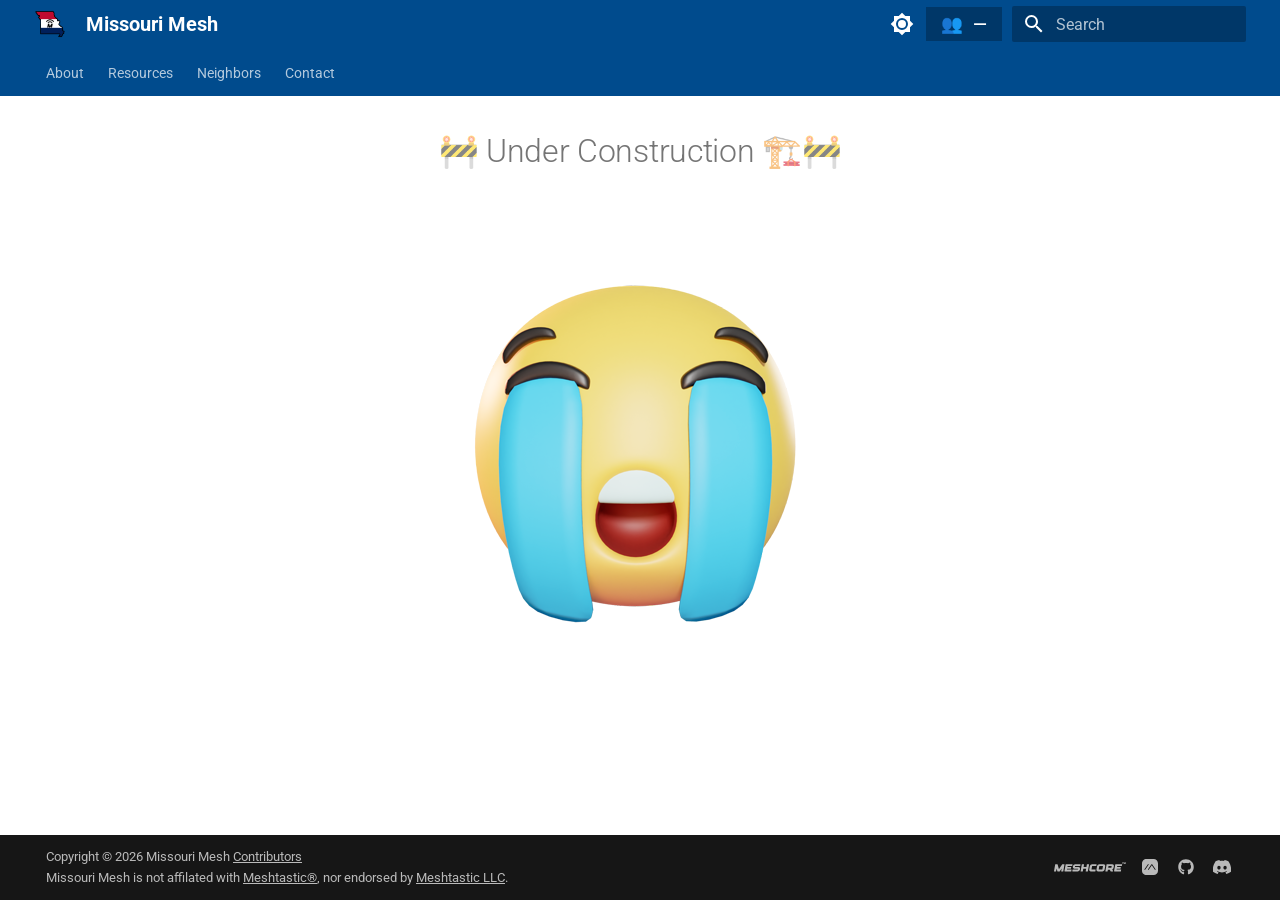
<file: analyzers/index.html>
<!DOCTYPE html><html lang="en" class="no-js"><head>
    
      <meta charset="utf-8">
      <meta name="viewport" content="width=device-width,initial-scale=1">
      
        <meta name="description" content="Join the local community of MeshCore, Meshtastic, and LoRa enthusiasts in the state of Missouri.">
      
      
      
        <link rel="canonical" href="https://missourimesh.org/analyzers/">
      
      
      
      
        
      
      
      <link rel="icon" href="../assets/images/logo.png">
      <meta name="generator" content="mkdocs-1.6.1, mkdocs-material-9.7.7">
    
    
      
        <title>Analzyers - Missouri Mesh</title>
      
    
    
  
      <link rel="stylesheet" href="../assets/stylesheets/main.ec1eaa64.min.css">
      
        
        <link rel="stylesheet" href="../assets/stylesheets/palette.ab4e12ef.min.css">
      
      


    

  <style>
  .md-content h1 {
    text-align: center;
  }

  .md-content img {
    display: block;
    margin-left: auto;
    margin-right: auto;
  }
  </style>

    
      
    
    
      
        
        
        <link rel="preconnect" href="https://fonts.gstatic.com" crossorigin="">
        <link rel="stylesheet" href="https://fonts.googleapis.com/css?family=Roboto:300,300i,400,400i,700,700i%7CRoboto+Mono:400,400i,700,700i&amp;display=fallback">
        <style>:root{--md-text-font:"Roboto";--md-code-font:"Roboto Mono"}</style>
      
    
    
      <link rel="stylesheet" href="../assets/stylesheets/extra.css">
    
      <link rel="stylesheet" href="../assets/stylesheets/user-count.css">
    
    <script>__md_scope=new URL("..",location),__md_hash=e=>[...e].reduce(((e,_)=>(e<<5)-e+_.charCodeAt(0)),0),__md_get=(e,_=localStorage,t=__md_scope)=>JSON.parse(_.getItem(t.pathname+"."+e)),__md_set=(e,_,t=localStorage,a=__md_scope)=>{try{t.setItem(a.pathname+"."+e,JSON.stringify(_))}catch(e){}}</script>
    
      

    
    
  <link href="../assets/stylesheets/glightbox.min.css" rel="stylesheet"><script src="../assets/javascripts/glightbox.min.js"></script><style id="glightbox-style">
            html.glightbox-open { overflow: initial; height: 100%; }
            .gslide-title { margin-top: 0px; user-select: text; }
            .gslide-desc { color: #666; user-select: text; }
            .gslide-image img { background: white; }
            .gscrollbar-fixer { padding-right: 15px; }
            .gdesc-inner { font-size: 0.75rem; }
            body[data-md-color-scheme="slate"] .gdesc-inner { background: var(--md-default-bg-color); }
            body[data-md-color-scheme="slate"] .gslide-title { color: var(--md-default-fg-color); }
            body[data-md-color-scheme="slate"] .gslide-desc { color: var(--md-default-fg-color); }
        </style></head>
  
  
    
    
      
    
    
    
    
    <body dir="ltr" data-md-color-scheme="default" data-md-color-primary="indigo" data-md-color-accent="indigo">
  
    
    <input class="md-toggle" data-md-toggle="drawer" type="checkbox" id="__drawer" autocomplete="off">
    <input class="md-toggle" data-md-toggle="search" type="checkbox" id="__search" autocomplete="off">
    <label class="md-overlay" for="__drawer"></label>
    <div data-md-component="skip">
      
    </div>
    <div data-md-component="announce">
      
    </div>
    
    
      

<header class="md-header" data-md-component="header">
  <nav class="md-header__inner md-grid" aria-label="Header">
    <a href=".." title="Missouri Mesh" class="md-header__button md-logo" aria-label="Missouri Mesh" data-md-component="logo">
      
  <img src="../assets/images/logo.png" alt="logo">

    </a>
    <label class="md-header__button md-icon" for="__drawer">
      
      <svg xmlns="http://www.w3.org/2000/svg" viewBox="0 0 24 24"><path d="M3 6h18v2H3zm0 5h18v2H3zm0 5h18v2H3z"></path></svg>
    </label>
    <div class="md-header__title" data-md-component="header-title">
      <div class="md-header__ellipsis">
        <div class="md-header__topic">
          <span class="md-ellipsis">
            Missouri Mesh
          </span>
        </div>
        <div class="md-header__topic" data-md-component="header-topic">
          <span class="md-ellipsis">
            
              Analzyers
            
          </span>
        </div>
      </div>
    </div>
    
      
        <form class="md-header__option" data-md-component="palette">
  
    
    
    
    <input class="md-option" data-md-color-media="(prefers-color-scheme: light)" data-md-color-scheme="default" data-md-color-primary="indigo" data-md-color-accent="indigo" aria-label="Switch to dark mode" type="radio" name="__palette" id="__palette_0">
    
      <label class="md-header__button md-icon" title="Switch to dark mode" for="__palette_1" hidden="">
        <svg xmlns="http://www.w3.org/2000/svg" viewBox="0 0 24 24"><path d="M12 8a4 4 0 0 0-4 4 4 4 0 0 0 4 4 4 4 0 0 0 4-4 4 4 0 0 0-4-4m0 10a6 6 0 0 1-6-6 6 6 0 0 1 6-6 6 6 0 0 1 6 6 6 6 0 0 1-6 6m8-9.31V4h-4.69L12 .69 8.69 4H4v4.69L.69 12 4 15.31V20h4.69L12 23.31 15.31 20H20v-4.69L23.31 12z"></path></svg>
      </label>
    
  
    
    
    
    <input class="md-option" data-md-color-media="(prefers-color-scheme: dark)" data-md-color-scheme="slate" data-md-color-primary="black" data-md-color-accent="indigo" aria-label="Switch to light mode" type="radio" name="__palette" id="__palette_1">
    
      <label class="md-header__button md-icon" title="Switch to light mode" for="__palette_0" hidden="">
        <svg xmlns="http://www.w3.org/2000/svg" viewBox="0 0 24 24"><path d="M12 18c-.89 0-1.74-.2-2.5-.55C11.56 16.5 13 14.42 13 12s-1.44-4.5-3.5-5.45C10.26 6.2 11.11 6 12 6a6 6 0 0 1 6 6 6 6 0 0 1-6 6m8-9.31V4h-4.69L12 .69 8.69 4H4v4.69L.69 12 4 15.31V20h4.69L12 23.31 15.31 20H20v-4.69L23.31 12z"></path></svg>
      </label>
    
  
</form>
      
    
    
      <script>var palette=__md_get("__palette");if(palette&&palette.color){if("(prefers-color-scheme)"===palette.color.media){var media=matchMedia("(prefers-color-scheme: light)"),input=document.querySelector(media.matches?"[data-md-color-media='(prefers-color-scheme: light)']":"[data-md-color-media='(prefers-color-scheme: dark)']");palette.color.media=input.getAttribute("data-md-color-media"),palette.color.scheme=input.getAttribute("data-md-color-scheme"),palette.color.primary=input.getAttribute("data-md-color-primary"),palette.color.accent=input.getAttribute("data-md-color-accent")}for(var[key,value]of Object.entries(palette.color))document.body.setAttribute("data-md-color-"+key,value)}</script>
    
    
    
      
      
        <label class="md-header__button md-icon" for="__search">
          
          <svg xmlns="http://www.w3.org/2000/svg" viewBox="0 0 24 24"><path d="M9.5 3A6.5 6.5 0 0 1 16 9.5c0 1.61-.59 3.09-1.56 4.23l.27.27h.79l5 5-1.5 1.5-5-5v-.79l-.27-.27A6.52 6.52 0 0 1 9.5 16 6.5 6.5 0 0 1 3 9.5 6.5 6.5 0 0 1 9.5 3m0 2C7 5 5 7 5 9.5S7 14 9.5 14 14 12 14 9.5 12 5 9.5 5"></path></svg>
        </label>
        <div class="md-search" data-md-component="search" role="dialog">
  <label class="md-search__overlay" for="__search"></label>
  <div class="md-search__inner" role="search">
    <form class="md-search__form" name="search">
      <input type="text" class="md-search__input" name="query" aria-label="Search" placeholder="Search" autocapitalize="off" autocorrect="off" autocomplete="off" spellcheck="false" data-md-component="search-query" required="">
      <label class="md-search__icon md-icon" for="__search">
        
        <svg xmlns="http://www.w3.org/2000/svg" viewBox="0 0 24 24"><path d="M9.5 3A6.5 6.5 0 0 1 16 9.5c0 1.61-.59 3.09-1.56 4.23l.27.27h.79l5 5-1.5 1.5-5-5v-.79l-.27-.27A6.52 6.52 0 0 1 9.5 16 6.5 6.5 0 0 1 3 9.5 6.5 6.5 0 0 1 9.5 3m0 2C7 5 5 7 5 9.5S7 14 9.5 14 14 12 14 9.5 12 5 9.5 5"></path></svg>
        
        <svg xmlns="http://www.w3.org/2000/svg" viewBox="0 0 24 24"><path d="M20 11v2H8l5.5 5.5-1.42 1.42L4.16 12l7.92-7.92L13.5 5.5 8 11z"></path></svg>
      </label>
      <nav class="md-search__options" aria-label="Search">
        
          <a href="javascript:void(0)" class="md-search__icon md-icon" title="Share" aria-label="Share" data-clipboard="" data-clipboard-text="" data-md-component="search-share" tabindex="-1">
            
            <svg xmlns="http://www.w3.org/2000/svg" viewBox="0 0 24 24"><path d="M18 16.08c-.76 0-1.44.3-1.96.77L8.91 12.7c.05-.23.09-.46.09-.7s-.04-.47-.09-.7l7.05-4.11c.54.5 1.25.81 2.04.81a3 3 0 0 0 3-3 3 3 0 0 0-3-3 3 3 0 0 0-3 3c0 .24.04.47.09.7L8.04 9.81C7.5 9.31 6.79 9 6 9a3 3 0 0 0-3 3 3 3 0 0 0 3 3c.79 0 1.5-.31 2.04-.81l7.12 4.15c-.05.21-.08.43-.08.66 0 1.61 1.31 2.91 2.92 2.91s2.92-1.3 2.92-2.91A2.92 2.92 0 0 0 18 16.08"></path></svg>
          </a>
        
        <button type="reset" class="md-search__icon md-icon" title="Clear" aria-label="Clear" tabindex="-1">
          
          <svg xmlns="http://www.w3.org/2000/svg" viewBox="0 0 24 24"><path d="M19 6.41 17.59 5 12 10.59 6.41 5 5 6.41 10.59 12 5 17.59 6.41 19 12 13.41 17.59 19 19 17.59 13.41 12z"></path></svg>
        </button>
      </nav>
      
        <div class="md-search__suggest" data-md-component="search-suggest"></div>
      
    </form>
    <div class="md-search__output">
      <div class="md-search__scrollwrap" tabindex="0" data-md-scrollfix="">
        <div class="md-search-result" data-md-component="search-result">
          <div class="md-search-result__meta">
            Initializing search
          </div>
          <ol class="md-search-result__list" role="presentation"></ol>
        </div>
      </div>
    </div>
  </div>
</div>
      
    
    
  </nav>
  
</header>
    
    <div class="md-container" data-md-component="container">
      
      
        
          
            
<nav class="md-tabs" aria-label="Tabs" data-md-component="tabs">
  <div class="md-grid">
    <ul class="md-tabs__list">
      
        
  
  
  
  
    <li class="md-tabs__item">
      <a href="../about/" class="md-tabs__link">
        
  
  
    
  
  About

      </a>
    </li>
  

      
        
  
  
  
  
    <li class="md-tabs__item">
      <a href="../resources/" class="md-tabs__link">
        
  
  
    
  
  Resources

      </a>
    </li>
  

      
        
  
  
  
  
    <li class="md-tabs__item">
      <a href="../neighbors/" class="md-tabs__link">
        
  
  
    
  
  Neighbors

      </a>
    </li>
  

      
        
  
  
  
  
    <li class="md-tabs__item">
      <a href="../contact/" class="md-tabs__link">
        
  
  
    
  
  Contact

      </a>
    </li>
  

      
    </ul>
  </div>
</nav>
          
        
      
      <main class="md-main" data-md-component="main">
        <div class="md-main__inner md-grid">
          
            
              
                
              
              <div class="md-sidebar md-sidebar--primary" data-md-component="sidebar" data-md-type="navigation" hidden="">
                <div class="md-sidebar__scrollwrap">
                  <div class="md-sidebar__inner">
                    


  


<nav class="md-nav md-nav--primary md-nav--lifted" aria-label="Navigation" data-md-level="0">
  <label class="md-nav__title" for="__drawer">
    <a href=".." title="Missouri Mesh" class="md-nav__button md-logo" aria-label="Missouri Mesh" data-md-component="logo">
      
  <img src="../assets/images/logo.png" alt="logo">

    </a>
    Missouri Mesh
  </label>
  
  <ul class="md-nav__list" data-md-scrollfix="">
    
      
      
  
  
  
  
    <li class="md-nav__item">
      <a href="../about/" class="md-nav__link">
        
  
  
  <span class="md-ellipsis">
    
  
    About
  

    
  </span>
  
  

      </a>
    </li>
  

    
      
      
  
  
  
  
    <li class="md-nav__item">
      <a href="../resources/" class="md-nav__link">
        
  
  
  <span class="md-ellipsis">
    
  
    Resources
  

    
  </span>
  
  

      </a>
    </li>
  

    
      
      
  
  
  
  
    <li class="md-nav__item">
      <a href="../neighbors/" class="md-nav__link">
        
  
  
  <span class="md-ellipsis">
    
  
    Neighbors
  

    
  </span>
  
  

      </a>
    </li>
  

    
      
      
  
  
  
  
    <li class="md-nav__item">
      <a href="../contact/" class="md-nav__link">
        
  
  
  <span class="md-ellipsis">
    
  
    Contact
  

    
  </span>
  
  

      </a>
    </li>
  

    
  </ul>
</nav>
                  </div>
                </div>
              </div>
            
            
              
                
              
              <div class="md-sidebar md-sidebar--secondary" data-md-component="sidebar" data-md-type="toc" hidden="">
                <div class="md-sidebar__scrollwrap">
                  <div class="md-sidebar__inner">
                    

<nav class="md-nav md-nav--secondary" aria-label="Table of contents">
  
  
  
  
</nav>
                  </div>
                </div>
              </div>
            
          
          
            <div class="md-content" data-md-component="content">
              
                

  




              
              <article class="md-content__inner md-typeset">
                
  <h1>🚧 Under Construction 🏗️🚧 </h1>
  <img src="/assets/images/cry.png">

              </article>
            </div>
          
          
  <script>var tabs=__md_get("__tabs");if(Array.isArray(tabs))e:for(var set of document.querySelectorAll(".tabbed-set")){var labels=set.querySelector(".tabbed-labels");for(var tab of tabs)for(var label of labels.getElementsByTagName("label"))if(label.innerText.trim()===tab){var input=document.getElementById(label.htmlFor);input.checked=!0;continue e}}</script>

<script>var target=document.getElementById(location.hash.slice(1));target&&target.name&&(target.checked=target.name.startsWith("__tabbed_"))</script>
        </div>
        
          <button type="button" class="md-top md-icon" data-md-component="top" hidden="">
  
  <svg xmlns="http://www.w3.org/2000/svg" viewBox="0 0 24 24"><path d="M13 20h-2V8l-5.5 5.5-1.42-1.42L12 4.16l7.92 7.92-1.42 1.42L13 8z"></path></svg>
  Back to top
</button>
        
      </main>
      
        <footer class="md-footer">
  
    
  
  <div class="md-footer-meta md-typeset">
    <div class="md-footer-meta__inner md-grid">
      <div class="md-copyright">
  
    <div class="md-copyright__highlight">
      Copyright © 2026 Missouri Mesh <u><a href="https://github.com/missourimesh/missourimesh.org">Contributors</a></u><br> <p style="margin:0">Missouri Mesh is not affilated with <u><a href="https://meshtastic.org" target="_blank" rel="noreferrer noopener">Meshtastic®</a></u>, nor endorsed by <u><a href="https://meshtastic.org/docs/legal/licensing-and-trademark" target="_blank" rel="noreferrer noopener">Meshtastic LLC</a></u>.</p>
    </div>
  
  
</div>
      
        
<div class="md-social">
  
    
    
    
    
    <a href="https://meshcore.io" target="_blank" rel="noopener" title="Check out the official MeshCore site!" class="md-social__link">
      <svg xmlns="http://www.w3.org/2000/svg" viewBox="0 0 139 18"><path d="M3.232,3.582C2.789,3.582 2.368,3.934 2.289,4.369L0.013,16.964C-0.066,17.399 0.229,17.751 0.671,17.751L3.087,17.751C3.529,17.751 3.951,17.399 4.03,16.964L4.935,11.951L6.592,17.293C6.672,17.572 6.923,17.751 7.235,17.751L10.434,17.751C10.746,17.751 11.062,17.572 11.243,17.293L14.835,11.925L13.924,16.964C13.844,17.399 14.14,17.751 14.583,17.751L16.998,17.751C17.44,17.751 17.862,17.399 17.941,16.964L20.217,4.369C20.298,3.934 20.002,3.582 19.56,3.582L16.46,3.582C16.147,3.582 15.831,3.761 15.65,4.04L9.76,12.872C9.668,13.013 9.446,12.975 9.397,12.81L6.976,4.04C6.895,3.761 6.645,3.582 6.332,3.582L3.232,3.582Z"></path><path d="M20.853,17.751L32.797,17.751C33.063,17.751 33.317,17.538 33.364,17.278L33.863,14.504C33.91,14.242 33.733,14.031 33.467,14.031L25.166,14.031C25.077,14.031 25.019,13.96 25.034,13.873L25.281,12.508C25.296,12.421 25.38,12.35 25.469,12.35L32.146,12.35C32.411,12.35 32.665,12.137 32.712,11.877L33.157,9.421C33.204,9.159 33.027,8.949 32.761,8.949L26.085,8.949C25.996,8.949 25.938,8.877 25.953,8.79L26.216,7.328C26.232,7.241 26.316,7.17 26.405,7.17L34.706,7.17C34.971,7.17 35.226,6.957 35.272,6.695L35.756,4.021C35.804,3.761 35.627,3.548 35.361,3.548L23.417,3.548C22.975,3.548 22.551,3.902 22.473,4.337L20.191,16.962C20.114,17.397 20.409,17.751 20.853,17.751Z"></path><path d="M45.291,17.749L45.291,17.751L45.705,17.751C47.783,17.751 49.767,16.095 50.136,14.052L50.375,12.727C50.744,10.685 49.359,9.029 47.28,9.029L40.882,9.029C40.617,9.029 40.44,8.818 40.487,8.556L40.649,7.664C40.696,7.402 40.95,7.191 41.215,7.191L49.87,7.191C50.313,7.191 50.735,6.839 50.814,6.404L51.183,4.368C51.262,3.931 50.966,3.579 50.523,3.579L41.063,3.579C38.985,3.579 37,5.235 36.631,7.278L36.37,8.723C36.001,10.767 37.386,12.422 39.465,12.422L45.863,12.422C46.128,12.422 46.305,12.633 46.258,12.895L46.138,13.565C46.091,13.826 45.837,14.037 45.571,14.037L36.675,14.037C36.233,14.037 35.811,14.389 35.732,14.824L35.346,16.962C35.267,17.397 35.562,17.749 36.005,17.749L45.291,17.749Z"></path><path d="M67.068,3.575L64.393,3.575C63.951,3.575 63.529,3.927 63.45,4.361L62.654,8.766C62.639,8.853 62.554,8.923 62.466,8.923L57.282,8.923C57.193,8.923 57.135,8.853 57.15,8.766L57.946,4.361C58.023,3.927 57.73,3.575 57.287,3.575L54.613,3.575C54.17,3.575 53.748,3.927 53.669,4.361L51.392,16.964C51.313,17.399 51.608,17.751 52.05,17.751L54.725,17.751C55.168,17.751 55.589,17.399 55.668,16.964L56.48,12.478C56.495,12.392 56.58,12.32 56.668,12.32L61.852,12.32C61.941,12.32 61.999,12.39 61.984,12.478L61.174,16.964C61.096,17.399 61.391,17.751 61.834,17.751L64.508,17.751C64.951,17.751 65.372,17.399 65.451,16.964L67.729,4.361C67.804,3.927 67.511,3.575 67.068,3.575Z"></path><path d="M71.102,17.751L78.96,17.751C79.402,17.751 79.824,17.399 79.903,16.964L80.288,14.824C80.367,14.389 80.072,14.037 79.629,14.037L72.808,14.037C72.542,14.037 72.365,13.826 72.412,13.565L73.48,7.686C73.527,7.426 73.781,7.213 74.045,7.213L80.866,7.213C81.309,7.213 81.73,6.861 81.81,6.427L82.188,4.335C82.267,3.9 81.971,3.548 81.529,3.548L73.691,3.548C71.618,3.548 69.638,5.197 69.265,7.234L68.011,14.046C67.639,16.091 69.022,17.751 71.102,17.751Z"></path><path d="M95.833,3.529L87.654,3.529C85.576,3.529 83.592,5.186 83.223,7.228L81.99,14.052C81.621,16.094 83.006,17.751 85.084,17.751L93.263,17.751C95.341,17.751 97.326,16.095 97.695,14.052L98.928,7.228C99.297,5.186 97.911,3.529 95.833,3.529ZM93.488,13.567C93.44,13.828 93.186,14.039 92.921,14.039L86.762,14.039C86.496,14.039 86.319,13.828 86.366,13.567L87.434,7.663C87.481,7.402 87.735,7.191 88,7.191L94.157,7.191C94.423,7.191 94.6,7.402 94.553,7.663L93.488,13.567Z"></path><path d="M99.884,17.751L102.557,17.751C102.999,17.751 103.421,17.399 103.5,16.965L103.973,14.348C103.988,14.261 104.073,14.19 104.161,14.19L107.397,14.186C107.557,14.186 107.69,14.265 107.756,14.395L109.281,17.37C109.458,17.722 109.78,17.764 110.751,17.749C111.32,17.756 112.184,17.713 113.577,17.713C114.025,17.713 114.3,17.244 114.079,16.853L112.413,13.953C112.37,13.876 112.417,13.772 112.509,13.727C113.795,13.102 114.814,11.889 115.068,10.487L115.649,7.262C116.02,5.218 114.635,3.562 112.557,3.562L102.448,3.562C102.006,3.562 101.584,3.914 101.505,4.349L99.225,16.964C99.146,17.399 99.442,17.751 99.884,17.751ZM105.255,7.268C105.27,7.181 105.354,7.11 105.443,7.11L110.674,7.11C111.069,7.11 111.331,7.424 111.261,7.812L110.877,9.933C110.806,10.319 110.431,10.634 110.038,10.634L104.806,10.634C104.718,10.634 104.66,10.564 104.675,10.475L105.255,7.268Z"></path><path d="M116.642,17.751L128.586,17.751C128.851,17.751 129.105,17.538 129.152,17.278L129.651,14.504C129.698,14.242 129.521,14.031 129.256,14.031L120.955,14.031C120.866,14.031 120.808,13.96 120.823,13.873L121.069,12.508C121.084,12.421 121.169,12.35 121.257,12.35L127.934,12.35C128.2,12.35 128.454,12.137 128.501,11.877L128.945,9.421C128.992,9.159 128.815,8.949 128.55,8.949L121.873,8.949C121.785,8.949 121.726,8.877 121.741,8.79L122.005,7.328C122.02,7.241 122.105,7.17 122.193,7.17L130.495,7.17C130.76,7.17 131.014,6.957 131.061,6.695L131.545,4.021C131.592,3.761 131.415,3.548 131.15,3.548L119.206,3.548C118.763,3.548 118.34,3.902 118.261,4.337L115.98,16.962C115.902,17.397 116.198,17.751 116.642,17.751Z"></path><path d="M134.674,0L132.059,0C131.965,0 131.877,0.074 131.86,0.166L131.783,0.594C131.766,0.686 131.828,0.76 131.921,0.76L132.745,0.76C132.764,0.76 132.776,0.775 132.773,0.793L132.406,2.819C132.39,2.91 132.452,2.984 132.545,2.984L133.108,2.984C133.201,2.984 133.29,2.91 133.307,2.819L133.673,0.793C133.676,0.775 133.694,0.76 133.713,0.76L134.536,0.76C134.629,0.76 134.718,0.686 134.735,0.594L134.812,0.166C134.828,0.074 134.767,0 134.674,0Z"></path><path d="M135.278,0.002C135.185,0.002 135.096,0.076 135.079,0.167L134.6,2.819C134.583,2.91 134.646,2.984 134.739,2.984L135.247,2.984C135.34,2.984 135.429,2.91 135.446,2.819L135.636,1.763L135.985,2.888C136.002,2.947 136.055,2.984 136.121,2.984L136.794,2.984C136.86,2.984 136.926,2.947 136.964,2.888L137.72,1.758L137.528,2.819C137.512,2.91 137.574,2.984 137.667,2.984L138.176,2.984C138.269,2.984 138.358,2.91 138.374,2.819L138.853,0.167C138.87,0.076 138.808,0.002 138.715,0.002L138.062,0.002C137.997,0.002 137.93,0.039 137.892,0.098L136.652,1.957C136.633,1.987 136.586,1.979 136.575,1.944L136.066,0.098C136.049,0.039 135.996,0.002 135.93,0.002L135.278,0.002Z"></path></svg>
    </a>
  
    
    
    
    
    <a href="https://meshtastic.org" target="_blank" rel="noopener" title="Check out the official Meshtastic site!" class="md-social__link">
      <svg xmlns="http://www.w3.org/2000/svg" viewBox="0 0 512 512"><path d="M140,0L372,0C448.802,-0 512,63.198 512,140L512,372C512,448.802 448.802,512 372,512L140,512C102.884,512 67.25,497.24 41.005,470.995C14.76,444.75 0,409.116 0,372L0,140C0,102.884 14.76,67.25 41.005,41.005C67.25,14.76 102.884,-0 140,0ZM95.229,352.692L216.707,174.55L194.771,159.592L73.293,337.734L95.229,352.692ZM313.629,200.824L417.293,352.262L439.083,337.346L324.501,169.963C322.038,166.363 317.957,164.213 313.595,164.217C309.235,164.222 305.155,166.379 302.699,169.982L188.383,337.628L210.199,352.505L313.629,200.824Z"></path></svg>
    </a>
  
    
    
    
    
    <a href="https://github.com/missourimesh/missourimesh.org" target="_blank" rel="noopener" title="Contribute to the github!" class="md-social__link">
      <svg xmlns="http://www.w3.org/2000/svg" viewBox="0 0 512 512"><!--! Font Awesome Free 7.1.0 by @fontawesome - https://fontawesome.com License - https://fontawesome.com/license/free (Icons: CC BY 4.0, Fonts: SIL OFL 1.1, Code: MIT License) Copyright 2025 Fonticons, Inc.--><path d="M173.9 397.4c0 2-2.3 3.6-5.2 3.6-3.3.3-5.6-1.3-5.6-3.6 0-2 2.3-3.6 5.2-3.6 3-.3 5.6 1.3 5.6 3.6m-31.1-4.5c-.7 2 1.3 4.3 4.3 4.9 2.6 1 5.6 0 6.2-2s-1.3-4.3-4.3-5.2c-2.6-.7-5.5.3-6.2 2.3m44.2-1.7c-2.9.7-4.9 2.6-4.6 4.9.3 2 2.9 3.3 5.9 2.6 2.9-.7 4.9-2.6 4.6-4.6-.3-1.9-3-3.2-5.9-2.9M252.8 8C114.1 8 8 113.3 8 252c0 110.9 69.8 205.8 169.5 239.2 12.8 2.3 17.3-5.6 17.3-12.1 0-6.2-.3-40.4-.3-61.4 0 0-70 15-84.7-29.8 0 0-11.4-29.1-27.8-36.6 0 0-22.9-15.7 1.6-15.4 0 0 24.9 2 38.6 25.8 21.9 38.6 58.6 27.5 72.9 20.9 2.3-16 8.8-27.1 16-33.7-55.9-6.2-112.3-14.3-112.3-110.5 0-27.5 7.6-41.3 23.6-58.9-2.6-6.5-11.1-33.3 2.6-67.9 20.9-6.5 69 27 69 27 20-5.6 41.5-8.5 62.8-8.5s42.8 2.9 62.8 8.5c0 0 48.1-33.6 69-27 13.7 34.7 5.2 61.4 2.6 67.9 16 17.7 25.8 31.5 25.8 58.9 0 96.5-58.9 104.2-114.8 110.5 9.2 7.9 17 22.9 17 46.4 0 33.7-.3 75.4-.3 83.6 0 6.5 4.6 14.4 17.3 12.1C436.2 457.8 504 362.9 504 252 504 113.3 391.5 8 252.8 8M105.2 352.9c-1.3 1-1 3.3.7 5.2 1.6 1.6 3.9 2.3 5.2 1 1.3-1 1-3.3-.7-5.2-1.6-1.6-3.9-2.3-5.2-1m-10.8-8.1c-.7 1.3.3 2.9 2.3 3.9 1.6 1 3.6.7 4.3-.7.7-1.3-.3-2.9-2.3-3.9-2-.6-3.6-.3-4.3.7m32.4 35.6c-1.6 1.3-1 4.3 1.3 6.2 2.3 2.3 5.2 2.6 6.5 1 1.3-1.3.7-4.3-1.3-6.2-2.2-2.3-5.2-2.6-6.5-1m-11.4-14.7c-1.6 1-1.6 3.6 0 5.9s4.3 3.3 5.6 2.3c1.6-1.3 1.6-3.9 0-6.2-1.4-2.3-4-3.3-5.6-2"></path></svg>
    </a>
  
    
    
    
    
    <a href="https://missourimesh.org/discord" target="_blank" rel="noopener" title="Join the discord!" class="md-social__link">
      <svg xmlns="http://www.w3.org/2000/svg" viewBox="0 0 576 512"><!--! Font Awesome Free 7.1.0 by @fontawesome - https://fontawesome.com License - https://fontawesome.com/license/free (Icons: CC BY 4.0, Fonts: SIL OFL 1.1, Code: MIT License) Copyright 2025 Fonticons, Inc.--><path d="M492.5 69.8c-.2-.3-.4-.6-.8-.7-38.1-17.5-78.4-30-119.7-37.1-.4-.1-.8 0-1.1.1s-.6.4-.8.8c-5.5 9.9-10.5 20.2-14.9 30.6-44.6-6.8-89.9-6.8-134.4 0-4.5-10.5-9.5-20.7-15.1-30.6-.2-.3-.5-.6-.8-.8s-.7-.2-1.1-.2C162.5 39 122.2 51.5 84.1 69c-.3.1-.6.4-.8.7C7.1 183.5-13.8 294.6-3.6 404.2c0 .3.1.5.2.8s.3.4.5.6c44.4 32.9 94 58 146.8 74.2.4.1.8.1 1.1 0s.7-.4.9-.7c11.3-15.4 21.4-31.8 30-48.8.1-.2.2-.5.2-.8s0-.5-.1-.8-.2-.5-.4-.6-.4-.3-.7-.4c-15.8-6.1-31.2-13.4-45.9-21.9-.3-.2-.5-.4-.7-.6s-.3-.6-.3-.9 0-.6.2-.9.3-.5.6-.7c3.1-2.3 6.2-4.7 9.1-7.1.3-.2.6-.4.9-.4s.7 0 1 .1c96.2 43.9 200.4 43.9 295.5 0 .3-.1.7-.2 1-.2s.7.2.9.4c2.9 2.4 6 4.9 9.1 7.2.2.2.4.4.6.7s.2.6.2.9-.1.6-.3.9-.4.5-.6.6c-14.7 8.6-30 15.9-45.9 21.8-.2.1-.5.2-.7.4s-.3.4-.4.7-.1.5-.1.8.1.5.2.8c8.8 17 18.8 33.3 30 48.8.2.3.6.6.9.7s.8.1 1.1 0c52.9-16.2 102.6-41.3 147.1-74.2.2-.2.4-.4.5-.6s.2-.5.2-.8c12.3-126.8-20.5-236.9-86.9-334.5zm-302 267.7c-29 0-52.8-26.6-52.8-59.2s23.4-59.2 52.8-59.2c29.7 0 53.3 26.8 52.8 59.2 0 32.7-23.4 59.2-52.8 59.2m195.4 0c-29 0-52.8-26.6-52.8-59.2s23.4-59.2 52.8-59.2c29.7 0 53.3 26.8 52.8 59.2 0 32.7-23.2 59.2-52.8 59.2"></path></svg>
    </a>
  
</div>
      
    </div>
  </div>
</footer>
      
    </div>
    <div class="md-dialog" data-md-component="dialog">
      <div class="md-dialog__inner md-typeset"></div>
    </div>
    
    
    
      
      
      <script id="__config" type="application/json">{"annotate": null, "base": "..", "features": ["announce.dismiss", "content.code.copy", "content.tabs.link", "content.tooltips", "navigation.tabs", "navigation.path", "navigation.section", "navigation.path", "navigation.indexes", "navigation.top", "navigation.footer", "search.suggest", "search.share"], "search": "../assets/javascripts/workers/search.2c215733.min.js", "tags": null, "translations": {"clipboard.copied": "Copied to clipboard", "clipboard.copy": "Copy to clipboard", "search.result.more.one": "1 more on this page", "search.result.more.other": "# more on this page", "search.result.none": "No matching documents", "search.result.one": "1 matching document", "search.result.other": "# matching documents", "search.result.placeholder": "Type to start searching", "search.result.term.missing": "Missing", "select.version": "Select version"}, "version": null}</script>
    
    
      <script src="../assets/javascripts/bundle.d7400e89.min.js"></script>
      
        <script src="../assets/javascripts/user-count.js"></script>
      
    
  
<script id="init-glightbox">const lightbox = GLightbox({"touchNavigation": true, "loop": false, "zoomable": true, "draggable": true, "openEffect": "zoom", "closeEffect": "zoom", "slideEffect": "slide"});
document$.subscribe(()=>{ lightbox.reload(); });
</script></body></html>
</file>
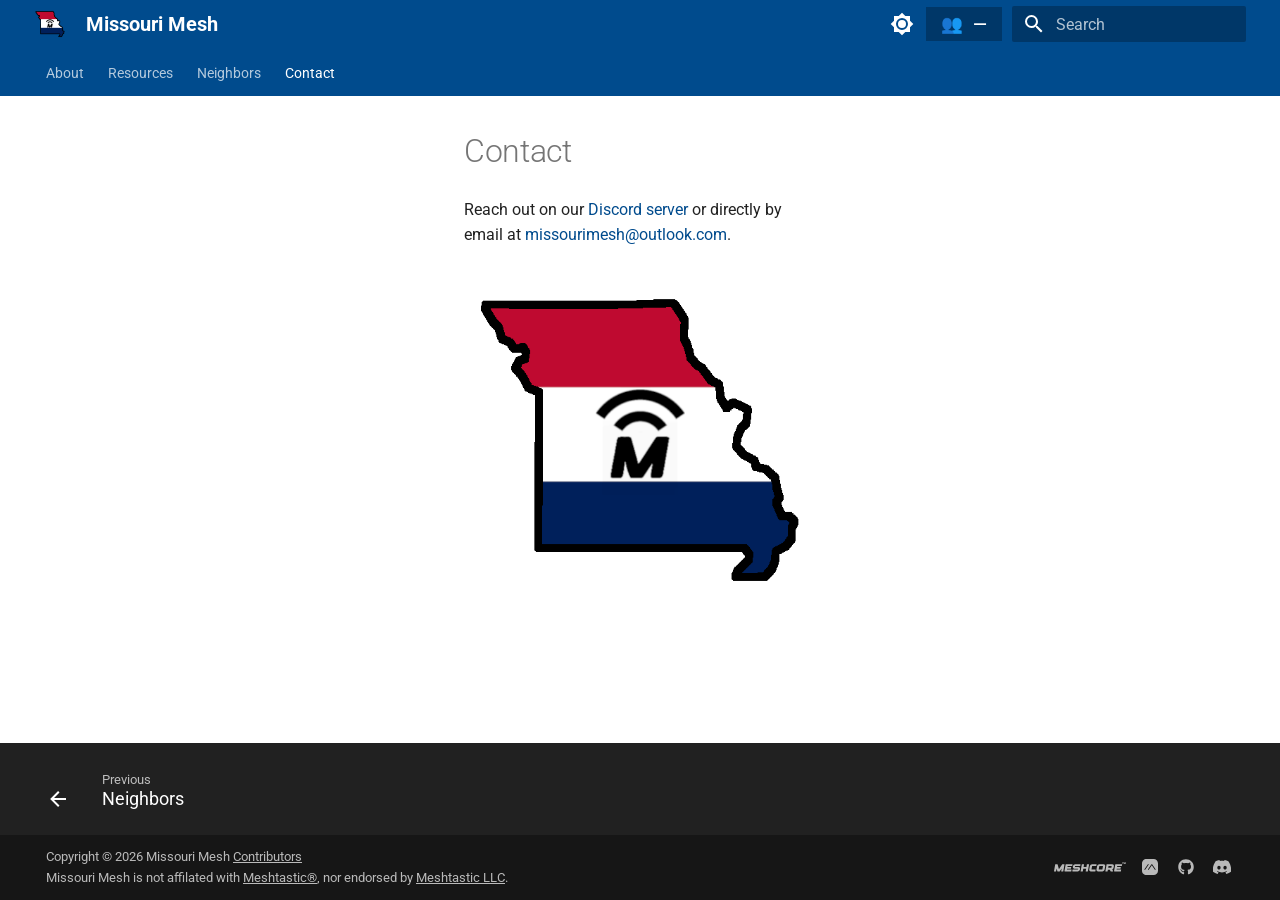
<file: contact/index.html>
<!DOCTYPE html><html lang="en" class="no-js"><head>
    
      <meta charset="utf-8">
      <meta name="viewport" content="width=device-width,initial-scale=1">
      
        <meta name="description" content="Join the local community of MeshCore, Meshtastic, and LoRa enthusiasts in the state of Missouri.">
      
      
      
        <link rel="canonical" href="https://missourimesh.org/contact/">
      
      
        <link rel="prev" href="../neighbors/">
      
      
      
        
      
      
      <link rel="icon" href="../assets/images/logo.png">
      <meta name="generator" content="mkdocs-1.6.1, mkdocs-material-9.7.7">
    
    
      
        <title>Contact - Missouri Mesh</title>
      
    
    
      <link rel="stylesheet" href="../assets/stylesheets/main.ec1eaa64.min.css">
      
        
        <link rel="stylesheet" href="../assets/stylesheets/palette.ab4e12ef.min.css">
      
      


    
    
      
    
    
      
        
        
        <link rel="preconnect" href="https://fonts.gstatic.com" crossorigin="">
        <link rel="stylesheet" href="https://fonts.googleapis.com/css?family=Roboto:300,300i,400,400i,700,700i%7CRoboto+Mono:400,400i,700,700i&amp;display=fallback">
        <style>:root{--md-text-font:"Roboto";--md-code-font:"Roboto Mono"}</style>
      
    
    
      <link rel="stylesheet" href="../assets/stylesheets/extra.css">
    
      <link rel="stylesheet" href="../assets/stylesheets/user-count.css">
    
    <script>__md_scope=new URL("..",location),__md_hash=e=>[...e].reduce(((e,_)=>(e<<5)-e+_.charCodeAt(0)),0),__md_get=(e,_=localStorage,t=__md_scope)=>JSON.parse(_.getItem(t.pathname+"."+e)),__md_set=(e,_,t=localStorage,a=__md_scope)=>{try{t.setItem(a.pathname+"."+e,JSON.stringify(_))}catch(e){}}</script>
    
      

    
    
  <link href="../assets/stylesheets/glightbox.min.css" rel="stylesheet"><script src="../assets/javascripts/glightbox.min.js"></script><style id="glightbox-style">
            html.glightbox-open { overflow: initial; height: 100%; }
            .gslide-title { margin-top: 0px; user-select: text; }
            .gslide-desc { color: #666; user-select: text; }
            .gslide-image img { background: white; }
            .gscrollbar-fixer { padding-right: 15px; }
            .gdesc-inner { font-size: 0.75rem; }
            body[data-md-color-scheme="slate"] .gdesc-inner { background: var(--md-default-bg-color); }
            body[data-md-color-scheme="slate"] .gslide-title { color: var(--md-default-fg-color); }
            body[data-md-color-scheme="slate"] .gslide-desc { color: var(--md-default-fg-color); }
        </style></head>
  
  
    
    
      
    
    
    
    
    <body dir="ltr" data-md-color-scheme="default" data-md-color-primary="indigo" data-md-color-accent="indigo">
  
    
    <input class="md-toggle" data-md-toggle="drawer" type="checkbox" id="__drawer" autocomplete="off">
    <input class="md-toggle" data-md-toggle="search" type="checkbox" id="__search" autocomplete="off">
    <label class="md-overlay" for="__drawer"></label>
    <div data-md-component="skip">
      
    </div>
    <div data-md-component="announce">
      
    </div>
    
    
      

<header class="md-header" data-md-component="header">
  <nav class="md-header__inner md-grid" aria-label="Header">
    <a href=".." title="Missouri Mesh" class="md-header__button md-logo" aria-label="Missouri Mesh" data-md-component="logo">
      
  <img src="../assets/images/logo.png" alt="logo">

    </a>
    <label class="md-header__button md-icon" for="__drawer">
      
      <svg xmlns="http://www.w3.org/2000/svg" viewBox="0 0 24 24"><path d="M3 6h18v2H3zm0 5h18v2H3zm0 5h18v2H3z"></path></svg>
    </label>
    <div class="md-header__title" data-md-component="header-title">
      <div class="md-header__ellipsis">
        <div class="md-header__topic">
          <span class="md-ellipsis">
            Missouri Mesh
          </span>
        </div>
        <div class="md-header__topic" data-md-component="header-topic">
          <span class="md-ellipsis">
            
              Contact
            
          </span>
        </div>
      </div>
    </div>
    
      
        <form class="md-header__option" data-md-component="palette">
  
    
    
    
    <input class="md-option" data-md-color-media="(prefers-color-scheme: light)" data-md-color-scheme="default" data-md-color-primary="indigo" data-md-color-accent="indigo" aria-label="Switch to dark mode" type="radio" name="__palette" id="__palette_0">
    
      <label class="md-header__button md-icon" title="Switch to dark mode" for="__palette_1" hidden="">
        <svg xmlns="http://www.w3.org/2000/svg" viewBox="0 0 24 24"><path d="M12 8a4 4 0 0 0-4 4 4 4 0 0 0 4 4 4 4 0 0 0 4-4 4 4 0 0 0-4-4m0 10a6 6 0 0 1-6-6 6 6 0 0 1 6-6 6 6 0 0 1 6 6 6 6 0 0 1-6 6m8-9.31V4h-4.69L12 .69 8.69 4H4v4.69L.69 12 4 15.31V20h4.69L12 23.31 15.31 20H20v-4.69L23.31 12z"></path></svg>
      </label>
    
  
    
    
    
    <input class="md-option" data-md-color-media="(prefers-color-scheme: dark)" data-md-color-scheme="slate" data-md-color-primary="black" data-md-color-accent="indigo" aria-label="Switch to light mode" type="radio" name="__palette" id="__palette_1">
    
      <label class="md-header__button md-icon" title="Switch to light mode" for="__palette_0" hidden="">
        <svg xmlns="http://www.w3.org/2000/svg" viewBox="0 0 24 24"><path d="M12 18c-.89 0-1.74-.2-2.5-.55C11.56 16.5 13 14.42 13 12s-1.44-4.5-3.5-5.45C10.26 6.2 11.11 6 12 6a6 6 0 0 1 6 6 6 6 0 0 1-6 6m8-9.31V4h-4.69L12 .69 8.69 4H4v4.69L.69 12 4 15.31V20h4.69L12 23.31 15.31 20H20v-4.69L23.31 12z"></path></svg>
      </label>
    
  
</form>
      
    
    
      <script>var palette=__md_get("__palette");if(palette&&palette.color){if("(prefers-color-scheme)"===palette.color.media){var media=matchMedia("(prefers-color-scheme: light)"),input=document.querySelector(media.matches?"[data-md-color-media='(prefers-color-scheme: light)']":"[data-md-color-media='(prefers-color-scheme: dark)']");palette.color.media=input.getAttribute("data-md-color-media"),palette.color.scheme=input.getAttribute("data-md-color-scheme"),palette.color.primary=input.getAttribute("data-md-color-primary"),palette.color.accent=input.getAttribute("data-md-color-accent")}for(var[key,value]of Object.entries(palette.color))document.body.setAttribute("data-md-color-"+key,value)}</script>
    
    
    
      
      
        <label class="md-header__button md-icon" for="__search">
          
          <svg xmlns="http://www.w3.org/2000/svg" viewBox="0 0 24 24"><path d="M9.5 3A6.5 6.5 0 0 1 16 9.5c0 1.61-.59 3.09-1.56 4.23l.27.27h.79l5 5-1.5 1.5-5-5v-.79l-.27-.27A6.52 6.52 0 0 1 9.5 16 6.5 6.5 0 0 1 3 9.5 6.5 6.5 0 0 1 9.5 3m0 2C7 5 5 7 5 9.5S7 14 9.5 14 14 12 14 9.5 12 5 9.5 5"></path></svg>
        </label>
        <div class="md-search" data-md-component="search" role="dialog">
  <label class="md-search__overlay" for="__search"></label>
  <div class="md-search__inner" role="search">
    <form class="md-search__form" name="search">
      <input type="text" class="md-search__input" name="query" aria-label="Search" placeholder="Search" autocapitalize="off" autocorrect="off" autocomplete="off" spellcheck="false" data-md-component="search-query" required="">
      <label class="md-search__icon md-icon" for="__search">
        
        <svg xmlns="http://www.w3.org/2000/svg" viewBox="0 0 24 24"><path d="M9.5 3A6.5 6.5 0 0 1 16 9.5c0 1.61-.59 3.09-1.56 4.23l.27.27h.79l5 5-1.5 1.5-5-5v-.79l-.27-.27A6.52 6.52 0 0 1 9.5 16 6.5 6.5 0 0 1 3 9.5 6.5 6.5 0 0 1 9.5 3m0 2C7 5 5 7 5 9.5S7 14 9.5 14 14 12 14 9.5 12 5 9.5 5"></path></svg>
        
        <svg xmlns="http://www.w3.org/2000/svg" viewBox="0 0 24 24"><path d="M20 11v2H8l5.5 5.5-1.42 1.42L4.16 12l7.92-7.92L13.5 5.5 8 11z"></path></svg>
      </label>
      <nav class="md-search__options" aria-label="Search">
        
          <a href="javascript:void(0)" class="md-search__icon md-icon" title="Share" aria-label="Share" data-clipboard="" data-clipboard-text="" data-md-component="search-share" tabindex="-1">
            
            <svg xmlns="http://www.w3.org/2000/svg" viewBox="0 0 24 24"><path d="M18 16.08c-.76 0-1.44.3-1.96.77L8.91 12.7c.05-.23.09-.46.09-.7s-.04-.47-.09-.7l7.05-4.11c.54.5 1.25.81 2.04.81a3 3 0 0 0 3-3 3 3 0 0 0-3-3 3 3 0 0 0-3 3c0 .24.04.47.09.7L8.04 9.81C7.5 9.31 6.79 9 6 9a3 3 0 0 0-3 3 3 3 0 0 0 3 3c.79 0 1.5-.31 2.04-.81l7.12 4.15c-.05.21-.08.43-.08.66 0 1.61 1.31 2.91 2.92 2.91s2.92-1.3 2.92-2.91A2.92 2.92 0 0 0 18 16.08"></path></svg>
          </a>
        
        <button type="reset" class="md-search__icon md-icon" title="Clear" aria-label="Clear" tabindex="-1">
          
          <svg xmlns="http://www.w3.org/2000/svg" viewBox="0 0 24 24"><path d="M19 6.41 17.59 5 12 10.59 6.41 5 5 6.41 10.59 12 5 17.59 6.41 19 12 13.41 17.59 19 19 17.59 13.41 12z"></path></svg>
        </button>
      </nav>
      
        <div class="md-search__suggest" data-md-component="search-suggest"></div>
      
    </form>
    <div class="md-search__output">
      <div class="md-search__scrollwrap" tabindex="0" data-md-scrollfix="">
        <div class="md-search-result" data-md-component="search-result">
          <div class="md-search-result__meta">
            Initializing search
          </div>
          <ol class="md-search-result__list" role="presentation"></ol>
        </div>
      </div>
    </div>
  </div>
</div>
      
    
    
  </nav>
  
</header>
    
    <div class="md-container" data-md-component="container">
      
      
        
          
            
<nav class="md-tabs" aria-label="Tabs" data-md-component="tabs">
  <div class="md-grid">
    <ul class="md-tabs__list">
      
        
  
  
  
  
    <li class="md-tabs__item">
      <a href="../about/" class="md-tabs__link">
        
  
  
    
  
  About

      </a>
    </li>
  

      
        
  
  
  
  
    <li class="md-tabs__item">
      <a href="../resources/" class="md-tabs__link">
        
  
  
    
  
  Resources

      </a>
    </li>
  

      
        
  
  
  
  
    <li class="md-tabs__item">
      <a href="../neighbors/" class="md-tabs__link">
        
  
  
    
  
  Neighbors

      </a>
    </li>
  

      
        
  
  
  
    
  
  
    <li class="md-tabs__item md-tabs__item--active">
      <a href="./" class="md-tabs__link">
        
  
  
    
  
  Contact

      </a>
    </li>
  

      
    </ul>
  </div>
</nav>
          
        
      
      <main class="md-main" data-md-component="main">
        <div class="md-main__inner md-grid">
          
            
              
                
              
              <div class="md-sidebar md-sidebar--primary" data-md-component="sidebar" data-md-type="navigation" hidden="">
                <div class="md-sidebar__scrollwrap">
                  <div class="md-sidebar__inner">
                    


  


<nav class="md-nav md-nav--primary md-nav--lifted" aria-label="Navigation" data-md-level="0">
  <label class="md-nav__title" for="__drawer">
    <a href=".." title="Missouri Mesh" class="md-nav__button md-logo" aria-label="Missouri Mesh" data-md-component="logo">
      
  <img src="../assets/images/logo.png" alt="logo">

    </a>
    Missouri Mesh
  </label>
  
  <ul class="md-nav__list" data-md-scrollfix="">
    
      
      
  
  
  
  
    <li class="md-nav__item">
      <a href="../about/" class="md-nav__link">
        
  
  
  <span class="md-ellipsis">
    
  
    About
  

    
  </span>
  
  

      </a>
    </li>
  

    
      
      
  
  
  
  
    <li class="md-nav__item">
      <a href="../resources/" class="md-nav__link">
        
  
  
  <span class="md-ellipsis">
    
  
    Resources
  

    
  </span>
  
  

      </a>
    </li>
  

    
      
      
  
  
  
  
    <li class="md-nav__item">
      <a href="../neighbors/" class="md-nav__link">
        
  
  
  <span class="md-ellipsis">
    
  
    Neighbors
  

    
  </span>
  
  

      </a>
    </li>
  

    
      
      
  
  
    
  
  
  
    <li class="md-nav__item md-nav__item--active">
      
      <input class="md-nav__toggle md-toggle" type="checkbox" id="__toc">
      
      
      
      <a href="./" class="md-nav__link md-nav__link--active">
        
  
  
  <span class="md-ellipsis">
    
  
    Contact
  

    
  </span>
  
  

      </a>
      
    </li>
  

    
  </ul>
</nav>
                  </div>
                </div>
              </div>
            
            
              
                
              
              <div class="md-sidebar md-sidebar--secondary" data-md-component="sidebar" data-md-type="toc" hidden="">
                <div class="md-sidebar__scrollwrap">
                  <div class="md-sidebar__inner">
                    

<nav class="md-nav md-nav--secondary" aria-label="Table of contents">
  
  
  
  
</nav>
                  </div>
                </div>
              </div>
            
          
          
            <div class="md-content" data-md-component="content">
              
                

  




              
              <article class="md-content__inner md-typeset">
                
                  
  




  <h1>Contact</h1>

<style>
  .md-content__inner.md-typeset {
    margin-right: auto;
    margin-left: auto;
    width: 24em;
    padding-right: 1em;
    padding-left: 1em;
  }
</style>

<p>Reach out on our <a href="https://missourimesh.org/discord">Discord server</a> or directly by email at <a href="mailto:missourimesh@outlook.com">missourimesh@outlook.com</a>.</p>
<p><a href="https://missourimesh.org/discord">
  <img alt="Missouri Mesh Logo" src="../assets/images/logo.png" width="500">
</a></p>







  
  




  



                
              </article>
            </div>
          
          
  <script>var tabs=__md_get("__tabs");if(Array.isArray(tabs))e:for(var set of document.querySelectorAll(".tabbed-set")){var labels=set.querySelector(".tabbed-labels");for(var tab of tabs)for(var label of labels.getElementsByTagName("label"))if(label.innerText.trim()===tab){var input=document.getElementById(label.htmlFor);input.checked=!0;continue e}}</script>

<script>var target=document.getElementById(location.hash.slice(1));target&&target.name&&(target.checked=target.name.startsWith("__tabbed_"))</script>
        </div>
        
          <button type="button" class="md-top md-icon" data-md-component="top" hidden="">
  
  <svg xmlns="http://www.w3.org/2000/svg" viewBox="0 0 24 24"><path d="M13 20h-2V8l-5.5 5.5-1.42-1.42L12 4.16l7.92 7.92-1.42 1.42L13 8z"></path></svg>
  Back to top
</button>
        
      </main>
      
        <footer class="md-footer">
  
    
      
        
      
      <nav class="md-footer__inner md-grid" aria-label="Footer">
        
          
          <a href="../neighbors/" class="md-footer__link md-footer__link--prev" aria-label="Previous: Neighbors">
            <div class="md-footer__button md-icon">
              
              <svg xmlns="http://www.w3.org/2000/svg" viewBox="0 0 24 24"><path d="M20 11v2H8l5.5 5.5-1.42 1.42L4.16 12l7.92-7.92L13.5 5.5 8 11z"></path></svg>
            </div>
            <div class="md-footer__title">
              <span class="md-footer__direction">
                Previous
              </span>
              <div class="md-ellipsis">
                Neighbors
              </div>
            </div>
          </a>
        
        
      </nav>
    
  
  <div class="md-footer-meta md-typeset">
    <div class="md-footer-meta__inner md-grid">
      <div class="md-copyright">
  
    <div class="md-copyright__highlight">
      Copyright © 2026 Missouri Mesh <u><a href="https://github.com/missourimesh/missourimesh.org">Contributors</a></u><br> <p style="margin:0">Missouri Mesh is not affilated with <u><a href="https://meshtastic.org" target="_blank" rel="noreferrer noopener">Meshtastic®</a></u>, nor endorsed by <u><a href="https://meshtastic.org/docs/legal/licensing-and-trademark" target="_blank" rel="noreferrer noopener">Meshtastic LLC</a></u>.</p>
    </div>
  
  
</div>
      
        
<div class="md-social">
  
    
    
    
    
    <a href="https://meshcore.io" target="_blank" rel="noopener" title="Check out the official MeshCore site!" class="md-social__link">
      <svg xmlns="http://www.w3.org/2000/svg" viewBox="0 0 139 18"><path d="M3.232,3.582C2.789,3.582 2.368,3.934 2.289,4.369L0.013,16.964C-0.066,17.399 0.229,17.751 0.671,17.751L3.087,17.751C3.529,17.751 3.951,17.399 4.03,16.964L4.935,11.951L6.592,17.293C6.672,17.572 6.923,17.751 7.235,17.751L10.434,17.751C10.746,17.751 11.062,17.572 11.243,17.293L14.835,11.925L13.924,16.964C13.844,17.399 14.14,17.751 14.583,17.751L16.998,17.751C17.44,17.751 17.862,17.399 17.941,16.964L20.217,4.369C20.298,3.934 20.002,3.582 19.56,3.582L16.46,3.582C16.147,3.582 15.831,3.761 15.65,4.04L9.76,12.872C9.668,13.013 9.446,12.975 9.397,12.81L6.976,4.04C6.895,3.761 6.645,3.582 6.332,3.582L3.232,3.582Z"></path><path d="M20.853,17.751L32.797,17.751C33.063,17.751 33.317,17.538 33.364,17.278L33.863,14.504C33.91,14.242 33.733,14.031 33.467,14.031L25.166,14.031C25.077,14.031 25.019,13.96 25.034,13.873L25.281,12.508C25.296,12.421 25.38,12.35 25.469,12.35L32.146,12.35C32.411,12.35 32.665,12.137 32.712,11.877L33.157,9.421C33.204,9.159 33.027,8.949 32.761,8.949L26.085,8.949C25.996,8.949 25.938,8.877 25.953,8.79L26.216,7.328C26.232,7.241 26.316,7.17 26.405,7.17L34.706,7.17C34.971,7.17 35.226,6.957 35.272,6.695L35.756,4.021C35.804,3.761 35.627,3.548 35.361,3.548L23.417,3.548C22.975,3.548 22.551,3.902 22.473,4.337L20.191,16.962C20.114,17.397 20.409,17.751 20.853,17.751Z"></path><path d="M45.291,17.749L45.291,17.751L45.705,17.751C47.783,17.751 49.767,16.095 50.136,14.052L50.375,12.727C50.744,10.685 49.359,9.029 47.28,9.029L40.882,9.029C40.617,9.029 40.44,8.818 40.487,8.556L40.649,7.664C40.696,7.402 40.95,7.191 41.215,7.191L49.87,7.191C50.313,7.191 50.735,6.839 50.814,6.404L51.183,4.368C51.262,3.931 50.966,3.579 50.523,3.579L41.063,3.579C38.985,3.579 37,5.235 36.631,7.278L36.37,8.723C36.001,10.767 37.386,12.422 39.465,12.422L45.863,12.422C46.128,12.422 46.305,12.633 46.258,12.895L46.138,13.565C46.091,13.826 45.837,14.037 45.571,14.037L36.675,14.037C36.233,14.037 35.811,14.389 35.732,14.824L35.346,16.962C35.267,17.397 35.562,17.749 36.005,17.749L45.291,17.749Z"></path><path d="M67.068,3.575L64.393,3.575C63.951,3.575 63.529,3.927 63.45,4.361L62.654,8.766C62.639,8.853 62.554,8.923 62.466,8.923L57.282,8.923C57.193,8.923 57.135,8.853 57.15,8.766L57.946,4.361C58.023,3.927 57.73,3.575 57.287,3.575L54.613,3.575C54.17,3.575 53.748,3.927 53.669,4.361L51.392,16.964C51.313,17.399 51.608,17.751 52.05,17.751L54.725,17.751C55.168,17.751 55.589,17.399 55.668,16.964L56.48,12.478C56.495,12.392 56.58,12.32 56.668,12.32L61.852,12.32C61.941,12.32 61.999,12.39 61.984,12.478L61.174,16.964C61.096,17.399 61.391,17.751 61.834,17.751L64.508,17.751C64.951,17.751 65.372,17.399 65.451,16.964L67.729,4.361C67.804,3.927 67.511,3.575 67.068,3.575Z"></path><path d="M71.102,17.751L78.96,17.751C79.402,17.751 79.824,17.399 79.903,16.964L80.288,14.824C80.367,14.389 80.072,14.037 79.629,14.037L72.808,14.037C72.542,14.037 72.365,13.826 72.412,13.565L73.48,7.686C73.527,7.426 73.781,7.213 74.045,7.213L80.866,7.213C81.309,7.213 81.73,6.861 81.81,6.427L82.188,4.335C82.267,3.9 81.971,3.548 81.529,3.548L73.691,3.548C71.618,3.548 69.638,5.197 69.265,7.234L68.011,14.046C67.639,16.091 69.022,17.751 71.102,17.751Z"></path><path d="M95.833,3.529L87.654,3.529C85.576,3.529 83.592,5.186 83.223,7.228L81.99,14.052C81.621,16.094 83.006,17.751 85.084,17.751L93.263,17.751C95.341,17.751 97.326,16.095 97.695,14.052L98.928,7.228C99.297,5.186 97.911,3.529 95.833,3.529ZM93.488,13.567C93.44,13.828 93.186,14.039 92.921,14.039L86.762,14.039C86.496,14.039 86.319,13.828 86.366,13.567L87.434,7.663C87.481,7.402 87.735,7.191 88,7.191L94.157,7.191C94.423,7.191 94.6,7.402 94.553,7.663L93.488,13.567Z"></path><path d="M99.884,17.751L102.557,17.751C102.999,17.751 103.421,17.399 103.5,16.965L103.973,14.348C103.988,14.261 104.073,14.19 104.161,14.19L107.397,14.186C107.557,14.186 107.69,14.265 107.756,14.395L109.281,17.37C109.458,17.722 109.78,17.764 110.751,17.749C111.32,17.756 112.184,17.713 113.577,17.713C114.025,17.713 114.3,17.244 114.079,16.853L112.413,13.953C112.37,13.876 112.417,13.772 112.509,13.727C113.795,13.102 114.814,11.889 115.068,10.487L115.649,7.262C116.02,5.218 114.635,3.562 112.557,3.562L102.448,3.562C102.006,3.562 101.584,3.914 101.505,4.349L99.225,16.964C99.146,17.399 99.442,17.751 99.884,17.751ZM105.255,7.268C105.27,7.181 105.354,7.11 105.443,7.11L110.674,7.11C111.069,7.11 111.331,7.424 111.261,7.812L110.877,9.933C110.806,10.319 110.431,10.634 110.038,10.634L104.806,10.634C104.718,10.634 104.66,10.564 104.675,10.475L105.255,7.268Z"></path><path d="M116.642,17.751L128.586,17.751C128.851,17.751 129.105,17.538 129.152,17.278L129.651,14.504C129.698,14.242 129.521,14.031 129.256,14.031L120.955,14.031C120.866,14.031 120.808,13.96 120.823,13.873L121.069,12.508C121.084,12.421 121.169,12.35 121.257,12.35L127.934,12.35C128.2,12.35 128.454,12.137 128.501,11.877L128.945,9.421C128.992,9.159 128.815,8.949 128.55,8.949L121.873,8.949C121.785,8.949 121.726,8.877 121.741,8.79L122.005,7.328C122.02,7.241 122.105,7.17 122.193,7.17L130.495,7.17C130.76,7.17 131.014,6.957 131.061,6.695L131.545,4.021C131.592,3.761 131.415,3.548 131.15,3.548L119.206,3.548C118.763,3.548 118.34,3.902 118.261,4.337L115.98,16.962C115.902,17.397 116.198,17.751 116.642,17.751Z"></path><path d="M134.674,0L132.059,0C131.965,0 131.877,0.074 131.86,0.166L131.783,0.594C131.766,0.686 131.828,0.76 131.921,0.76L132.745,0.76C132.764,0.76 132.776,0.775 132.773,0.793L132.406,2.819C132.39,2.91 132.452,2.984 132.545,2.984L133.108,2.984C133.201,2.984 133.29,2.91 133.307,2.819L133.673,0.793C133.676,0.775 133.694,0.76 133.713,0.76L134.536,0.76C134.629,0.76 134.718,0.686 134.735,0.594L134.812,0.166C134.828,0.074 134.767,0 134.674,0Z"></path><path d="M135.278,0.002C135.185,0.002 135.096,0.076 135.079,0.167L134.6,2.819C134.583,2.91 134.646,2.984 134.739,2.984L135.247,2.984C135.34,2.984 135.429,2.91 135.446,2.819L135.636,1.763L135.985,2.888C136.002,2.947 136.055,2.984 136.121,2.984L136.794,2.984C136.86,2.984 136.926,2.947 136.964,2.888L137.72,1.758L137.528,2.819C137.512,2.91 137.574,2.984 137.667,2.984L138.176,2.984C138.269,2.984 138.358,2.91 138.374,2.819L138.853,0.167C138.87,0.076 138.808,0.002 138.715,0.002L138.062,0.002C137.997,0.002 137.93,0.039 137.892,0.098L136.652,1.957C136.633,1.987 136.586,1.979 136.575,1.944L136.066,0.098C136.049,0.039 135.996,0.002 135.93,0.002L135.278,0.002Z"></path></svg>
    </a>
  
    
    
    
    
    <a href="https://meshtastic.org" target="_blank" rel="noopener" title="Check out the official Meshtastic site!" class="md-social__link">
      <svg xmlns="http://www.w3.org/2000/svg" viewBox="0 0 512 512"><path d="M140,0L372,0C448.802,-0 512,63.198 512,140L512,372C512,448.802 448.802,512 372,512L140,512C102.884,512 67.25,497.24 41.005,470.995C14.76,444.75 0,409.116 0,372L0,140C0,102.884 14.76,67.25 41.005,41.005C67.25,14.76 102.884,-0 140,0ZM95.229,352.692L216.707,174.55L194.771,159.592L73.293,337.734L95.229,352.692ZM313.629,200.824L417.293,352.262L439.083,337.346L324.501,169.963C322.038,166.363 317.957,164.213 313.595,164.217C309.235,164.222 305.155,166.379 302.699,169.982L188.383,337.628L210.199,352.505L313.629,200.824Z"></path></svg>
    </a>
  
    
    
    
    
    <a href="https://github.com/missourimesh/missourimesh.org" target="_blank" rel="noopener" title="Contribute to the github!" class="md-social__link">
      <svg xmlns="http://www.w3.org/2000/svg" viewBox="0 0 512 512"><!--! Font Awesome Free 7.1.0 by @fontawesome - https://fontawesome.com License - https://fontawesome.com/license/free (Icons: CC BY 4.0, Fonts: SIL OFL 1.1, Code: MIT License) Copyright 2025 Fonticons, Inc.--><path d="M173.9 397.4c0 2-2.3 3.6-5.2 3.6-3.3.3-5.6-1.3-5.6-3.6 0-2 2.3-3.6 5.2-3.6 3-.3 5.6 1.3 5.6 3.6m-31.1-4.5c-.7 2 1.3 4.3 4.3 4.9 2.6 1 5.6 0 6.2-2s-1.3-4.3-4.3-5.2c-2.6-.7-5.5.3-6.2 2.3m44.2-1.7c-2.9.7-4.9 2.6-4.6 4.9.3 2 2.9 3.3 5.9 2.6 2.9-.7 4.9-2.6 4.6-4.6-.3-1.9-3-3.2-5.9-2.9M252.8 8C114.1 8 8 113.3 8 252c0 110.9 69.8 205.8 169.5 239.2 12.8 2.3 17.3-5.6 17.3-12.1 0-6.2-.3-40.4-.3-61.4 0 0-70 15-84.7-29.8 0 0-11.4-29.1-27.8-36.6 0 0-22.9-15.7 1.6-15.4 0 0 24.9 2 38.6 25.8 21.9 38.6 58.6 27.5 72.9 20.9 2.3-16 8.8-27.1 16-33.7-55.9-6.2-112.3-14.3-112.3-110.5 0-27.5 7.6-41.3 23.6-58.9-2.6-6.5-11.1-33.3 2.6-67.9 20.9-6.5 69 27 69 27 20-5.6 41.5-8.5 62.8-8.5s42.8 2.9 62.8 8.5c0 0 48.1-33.6 69-27 13.7 34.7 5.2 61.4 2.6 67.9 16 17.7 25.8 31.5 25.8 58.9 0 96.5-58.9 104.2-114.8 110.5 9.2 7.9 17 22.9 17 46.4 0 33.7-.3 75.4-.3 83.6 0 6.5 4.6 14.4 17.3 12.1C436.2 457.8 504 362.9 504 252 504 113.3 391.5 8 252.8 8M105.2 352.9c-1.3 1-1 3.3.7 5.2 1.6 1.6 3.9 2.3 5.2 1 1.3-1 1-3.3-.7-5.2-1.6-1.6-3.9-2.3-5.2-1m-10.8-8.1c-.7 1.3.3 2.9 2.3 3.9 1.6 1 3.6.7 4.3-.7.7-1.3-.3-2.9-2.3-3.9-2-.6-3.6-.3-4.3.7m32.4 35.6c-1.6 1.3-1 4.3 1.3 6.2 2.3 2.3 5.2 2.6 6.5 1 1.3-1.3.7-4.3-1.3-6.2-2.2-2.3-5.2-2.6-6.5-1m-11.4-14.7c-1.6 1-1.6 3.6 0 5.9s4.3 3.3 5.6 2.3c1.6-1.3 1.6-3.9 0-6.2-1.4-2.3-4-3.3-5.6-2"></path></svg>
    </a>
  
    
    
    
    
    <a href="https://missourimesh.org/discord" target="_blank" rel="noopener" title="Join the discord!" class="md-social__link">
      <svg xmlns="http://www.w3.org/2000/svg" viewBox="0 0 576 512"><!--! Font Awesome Free 7.1.0 by @fontawesome - https://fontawesome.com License - https://fontawesome.com/license/free (Icons: CC BY 4.0, Fonts: SIL OFL 1.1, Code: MIT License) Copyright 2025 Fonticons, Inc.--><path d="M492.5 69.8c-.2-.3-.4-.6-.8-.7-38.1-17.5-78.4-30-119.7-37.1-.4-.1-.8 0-1.1.1s-.6.4-.8.8c-5.5 9.9-10.5 20.2-14.9 30.6-44.6-6.8-89.9-6.8-134.4 0-4.5-10.5-9.5-20.7-15.1-30.6-.2-.3-.5-.6-.8-.8s-.7-.2-1.1-.2C162.5 39 122.2 51.5 84.1 69c-.3.1-.6.4-.8.7C7.1 183.5-13.8 294.6-3.6 404.2c0 .3.1.5.2.8s.3.4.5.6c44.4 32.9 94 58 146.8 74.2.4.1.8.1 1.1 0s.7-.4.9-.7c11.3-15.4 21.4-31.8 30-48.8.1-.2.2-.5.2-.8s0-.5-.1-.8-.2-.5-.4-.6-.4-.3-.7-.4c-15.8-6.1-31.2-13.4-45.9-21.9-.3-.2-.5-.4-.7-.6s-.3-.6-.3-.9 0-.6.2-.9.3-.5.6-.7c3.1-2.3 6.2-4.7 9.1-7.1.3-.2.6-.4.9-.4s.7 0 1 .1c96.2 43.9 200.4 43.9 295.5 0 .3-.1.7-.2 1-.2s.7.2.9.4c2.9 2.4 6 4.9 9.1 7.2.2.2.4.4.6.7s.2.6.2.9-.1.6-.3.9-.4.5-.6.6c-14.7 8.6-30 15.9-45.9 21.8-.2.1-.5.2-.7.4s-.3.4-.4.7-.1.5-.1.8.1.5.2.8c8.8 17 18.8 33.3 30 48.8.2.3.6.6.9.7s.8.1 1.1 0c52.9-16.2 102.6-41.3 147.1-74.2.2-.2.4-.4.5-.6s.2-.5.2-.8c12.3-126.8-20.5-236.9-86.9-334.5zm-302 267.7c-29 0-52.8-26.6-52.8-59.2s23.4-59.2 52.8-59.2c29.7 0 53.3 26.8 52.8 59.2 0 32.7-23.4 59.2-52.8 59.2m195.4 0c-29 0-52.8-26.6-52.8-59.2s23.4-59.2 52.8-59.2c29.7 0 53.3 26.8 52.8 59.2 0 32.7-23.2 59.2-52.8 59.2"></path></svg>
    </a>
  
</div>
      
    </div>
  </div>
</footer>
      
    </div>
    <div class="md-dialog" data-md-component="dialog">
      <div class="md-dialog__inner md-typeset"></div>
    </div>
    
    
    
      
      
      <script id="__config" type="application/json">{"annotate": null, "base": "..", "features": ["announce.dismiss", "content.code.copy", "content.tabs.link", "content.tooltips", "navigation.tabs", "navigation.path", "navigation.section", "navigation.path", "navigation.indexes", "navigation.top", "navigation.footer", "search.suggest", "search.share"], "search": "../assets/javascripts/workers/search.2c215733.min.js", "tags": null, "translations": {"clipboard.copied": "Copied to clipboard", "clipboard.copy": "Copy to clipboard", "search.result.more.one": "1 more on this page", "search.result.more.other": "# more on this page", "search.result.none": "No matching documents", "search.result.one": "1 matching document", "search.result.other": "# matching documents", "search.result.placeholder": "Type to start searching", "search.result.term.missing": "Missing", "select.version": "Select version"}, "version": null}</script>
    
    
      <script src="../assets/javascripts/bundle.d7400e89.min.js"></script>
      
        <script src="../assets/javascripts/user-count.js"></script>
      
    
  
<script id="init-glightbox">const lightbox = GLightbox({"touchNavigation": true, "loop": false, "zoomable": true, "draggable": true, "openEffect": "zoom", "closeEffect": "zoom", "slideEffect": "slide"});
document$.subscribe(()=>{ lightbox.reload(); });
</script></body></html>
</file>
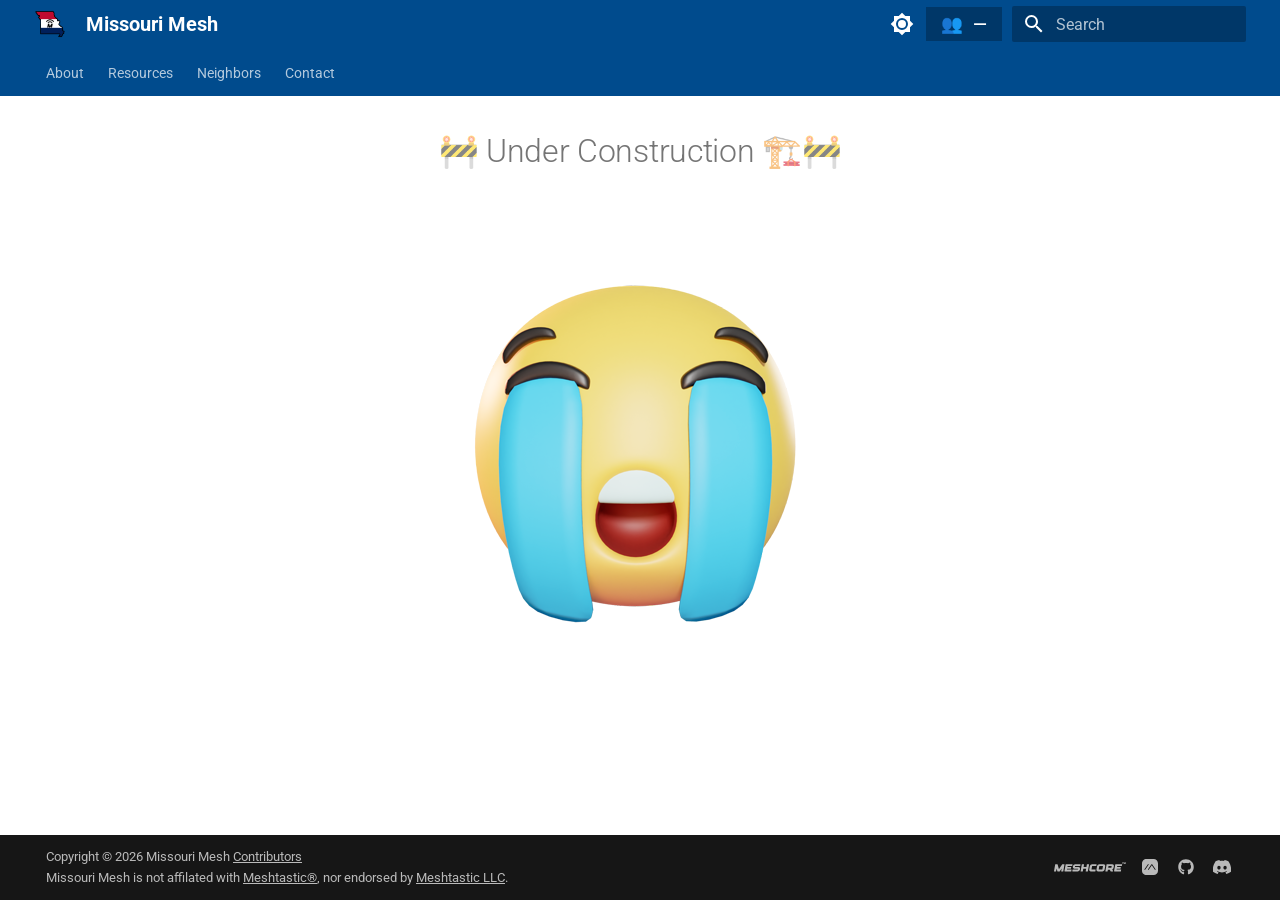
<file: map/index.html>
<!DOCTYPE html><html lang="en" class="no-js"><head>
    
      <meta charset="utf-8">
      <meta name="viewport" content="width=device-width,initial-scale=1">
      
        <meta name="description" content="Join the local community of MeshCore, Meshtastic, and LoRa enthusiasts in the state of Missouri.">
      
      
      
        <link rel="canonical" href="https://missourimesh.org/map/">
      
      
      
      
        
      
      
      <link rel="icon" href="../assets/images/logo.png">
      <meta name="generator" content="mkdocs-1.6.1, mkdocs-material-9.7.7">
    
    
      
        <title>Self-Reported Map - Missouri Mesh</title>
      
    
    
  
      <link rel="stylesheet" href="../assets/stylesheets/main.ec1eaa64.min.css">
      
        
        <link rel="stylesheet" href="../assets/stylesheets/palette.ab4e12ef.min.css">
      
      


    

  <style>
  .md-content h1 {
    text-align: center;
  }

  .md-content img {
    display: block;
    margin-left: auto;
    margin-right: auto;
  }
  </style>

    
      
    
    
      
        
        
        <link rel="preconnect" href="https://fonts.gstatic.com" crossorigin="">
        <link rel="stylesheet" href="https://fonts.googleapis.com/css?family=Roboto:300,300i,400,400i,700,700i%7CRoboto+Mono:400,400i,700,700i&amp;display=fallback">
        <style>:root{--md-text-font:"Roboto";--md-code-font:"Roboto Mono"}</style>
      
    
    
      <link rel="stylesheet" href="../assets/stylesheets/extra.css">
    
      <link rel="stylesheet" href="../assets/stylesheets/user-count.css">
    
    <script>__md_scope=new URL("..",location),__md_hash=e=>[...e].reduce(((e,_)=>(e<<5)-e+_.charCodeAt(0)),0),__md_get=(e,_=localStorage,t=__md_scope)=>JSON.parse(_.getItem(t.pathname+"."+e)),__md_set=(e,_,t=localStorage,a=__md_scope)=>{try{t.setItem(a.pathname+"."+e,JSON.stringify(_))}catch(e){}}</script>
    
      

    
    
  <link href="../assets/stylesheets/glightbox.min.css" rel="stylesheet"><script src="../assets/javascripts/glightbox.min.js"></script><style id="glightbox-style">
            html.glightbox-open { overflow: initial; height: 100%; }
            .gslide-title { margin-top: 0px; user-select: text; }
            .gslide-desc { color: #666; user-select: text; }
            .gslide-image img { background: white; }
            .gscrollbar-fixer { padding-right: 15px; }
            .gdesc-inner { font-size: 0.75rem; }
            body[data-md-color-scheme="slate"] .gdesc-inner { background: var(--md-default-bg-color); }
            body[data-md-color-scheme="slate"] .gslide-title { color: var(--md-default-fg-color); }
            body[data-md-color-scheme="slate"] .gslide-desc { color: var(--md-default-fg-color); }
        </style></head>
  
  
    
    
      
    
    
    
    
    <body dir="ltr" data-md-color-scheme="default" data-md-color-primary="indigo" data-md-color-accent="indigo">
  
    
    <input class="md-toggle" data-md-toggle="drawer" type="checkbox" id="__drawer" autocomplete="off">
    <input class="md-toggle" data-md-toggle="search" type="checkbox" id="__search" autocomplete="off">
    <label class="md-overlay" for="__drawer"></label>
    <div data-md-component="skip">
      
    </div>
    <div data-md-component="announce">
      
    </div>
    
    
      

<header class="md-header" data-md-component="header">
  <nav class="md-header__inner md-grid" aria-label="Header">
    <a href=".." title="Missouri Mesh" class="md-header__button md-logo" aria-label="Missouri Mesh" data-md-component="logo">
      
  <img src="../assets/images/logo.png" alt="logo">

    </a>
    <label class="md-header__button md-icon" for="__drawer">
      
      <svg xmlns="http://www.w3.org/2000/svg" viewBox="0 0 24 24"><path d="M3 6h18v2H3zm0 5h18v2H3zm0 5h18v2H3z"></path></svg>
    </label>
    <div class="md-header__title" data-md-component="header-title">
      <div class="md-header__ellipsis">
        <div class="md-header__topic">
          <span class="md-ellipsis">
            Missouri Mesh
          </span>
        </div>
        <div class="md-header__topic" data-md-component="header-topic">
          <span class="md-ellipsis">
            
              Self-Reported Map
            
          </span>
        </div>
      </div>
    </div>
    
      
        <form class="md-header__option" data-md-component="palette">
  
    
    
    
    <input class="md-option" data-md-color-media="(prefers-color-scheme: light)" data-md-color-scheme="default" data-md-color-primary="indigo" data-md-color-accent="indigo" aria-label="Switch to dark mode" type="radio" name="__palette" id="__palette_0">
    
      <label class="md-header__button md-icon" title="Switch to dark mode" for="__palette_1" hidden="">
        <svg xmlns="http://www.w3.org/2000/svg" viewBox="0 0 24 24"><path d="M12 8a4 4 0 0 0-4 4 4 4 0 0 0 4 4 4 4 0 0 0 4-4 4 4 0 0 0-4-4m0 10a6 6 0 0 1-6-6 6 6 0 0 1 6-6 6 6 0 0 1 6 6 6 6 0 0 1-6 6m8-9.31V4h-4.69L12 .69 8.69 4H4v4.69L.69 12 4 15.31V20h4.69L12 23.31 15.31 20H20v-4.69L23.31 12z"></path></svg>
      </label>
    
  
    
    
    
    <input class="md-option" data-md-color-media="(prefers-color-scheme: dark)" data-md-color-scheme="slate" data-md-color-primary="black" data-md-color-accent="indigo" aria-label="Switch to light mode" type="radio" name="__palette" id="__palette_1">
    
      <label class="md-header__button md-icon" title="Switch to light mode" for="__palette_0" hidden="">
        <svg xmlns="http://www.w3.org/2000/svg" viewBox="0 0 24 24"><path d="M12 18c-.89 0-1.74-.2-2.5-.55C11.56 16.5 13 14.42 13 12s-1.44-4.5-3.5-5.45C10.26 6.2 11.11 6 12 6a6 6 0 0 1 6 6 6 6 0 0 1-6 6m8-9.31V4h-4.69L12 .69 8.69 4H4v4.69L.69 12 4 15.31V20h4.69L12 23.31 15.31 20H20v-4.69L23.31 12z"></path></svg>
      </label>
    
  
</form>
      
    
    
      <script>var palette=__md_get("__palette");if(palette&&palette.color){if("(prefers-color-scheme)"===palette.color.media){var media=matchMedia("(prefers-color-scheme: light)"),input=document.querySelector(media.matches?"[data-md-color-media='(prefers-color-scheme: light)']":"[data-md-color-media='(prefers-color-scheme: dark)']");palette.color.media=input.getAttribute("data-md-color-media"),palette.color.scheme=input.getAttribute("data-md-color-scheme"),palette.color.primary=input.getAttribute("data-md-color-primary"),palette.color.accent=input.getAttribute("data-md-color-accent")}for(var[key,value]of Object.entries(palette.color))document.body.setAttribute("data-md-color-"+key,value)}</script>
    
    
    
      
      
        <label class="md-header__button md-icon" for="__search">
          
          <svg xmlns="http://www.w3.org/2000/svg" viewBox="0 0 24 24"><path d="M9.5 3A6.5 6.5 0 0 1 16 9.5c0 1.61-.59 3.09-1.56 4.23l.27.27h.79l5 5-1.5 1.5-5-5v-.79l-.27-.27A6.52 6.52 0 0 1 9.5 16 6.5 6.5 0 0 1 3 9.5 6.5 6.5 0 0 1 9.5 3m0 2C7 5 5 7 5 9.5S7 14 9.5 14 14 12 14 9.5 12 5 9.5 5"></path></svg>
        </label>
        <div class="md-search" data-md-component="search" role="dialog">
  <label class="md-search__overlay" for="__search"></label>
  <div class="md-search__inner" role="search">
    <form class="md-search__form" name="search">
      <input type="text" class="md-search__input" name="query" aria-label="Search" placeholder="Search" autocapitalize="off" autocorrect="off" autocomplete="off" spellcheck="false" data-md-component="search-query" required="">
      <label class="md-search__icon md-icon" for="__search">
        
        <svg xmlns="http://www.w3.org/2000/svg" viewBox="0 0 24 24"><path d="M9.5 3A6.5 6.5 0 0 1 16 9.5c0 1.61-.59 3.09-1.56 4.23l.27.27h.79l5 5-1.5 1.5-5-5v-.79l-.27-.27A6.52 6.52 0 0 1 9.5 16 6.5 6.5 0 0 1 3 9.5 6.5 6.5 0 0 1 9.5 3m0 2C7 5 5 7 5 9.5S7 14 9.5 14 14 12 14 9.5 12 5 9.5 5"></path></svg>
        
        <svg xmlns="http://www.w3.org/2000/svg" viewBox="0 0 24 24"><path d="M20 11v2H8l5.5 5.5-1.42 1.42L4.16 12l7.92-7.92L13.5 5.5 8 11z"></path></svg>
      </label>
      <nav class="md-search__options" aria-label="Search">
        
          <a href="javascript:void(0)" class="md-search__icon md-icon" title="Share" aria-label="Share" data-clipboard="" data-clipboard-text="" data-md-component="search-share" tabindex="-1">
            
            <svg xmlns="http://www.w3.org/2000/svg" viewBox="0 0 24 24"><path d="M18 16.08c-.76 0-1.44.3-1.96.77L8.91 12.7c.05-.23.09-.46.09-.7s-.04-.47-.09-.7l7.05-4.11c.54.5 1.25.81 2.04.81a3 3 0 0 0 3-3 3 3 0 0 0-3-3 3 3 0 0 0-3 3c0 .24.04.47.09.7L8.04 9.81C7.5 9.31 6.79 9 6 9a3 3 0 0 0-3 3 3 3 0 0 0 3 3c.79 0 1.5-.31 2.04-.81l7.12 4.15c-.05.21-.08.43-.08.66 0 1.61 1.31 2.91 2.92 2.91s2.92-1.3 2.92-2.91A2.92 2.92 0 0 0 18 16.08"></path></svg>
          </a>
        
        <button type="reset" class="md-search__icon md-icon" title="Clear" aria-label="Clear" tabindex="-1">
          
          <svg xmlns="http://www.w3.org/2000/svg" viewBox="0 0 24 24"><path d="M19 6.41 17.59 5 12 10.59 6.41 5 5 6.41 10.59 12 5 17.59 6.41 19 12 13.41 17.59 19 19 17.59 13.41 12z"></path></svg>
        </button>
      </nav>
      
        <div class="md-search__suggest" data-md-component="search-suggest"></div>
      
    </form>
    <div class="md-search__output">
      <div class="md-search__scrollwrap" tabindex="0" data-md-scrollfix="">
        <div class="md-search-result" data-md-component="search-result">
          <div class="md-search-result__meta">
            Initializing search
          </div>
          <ol class="md-search-result__list" role="presentation"></ol>
        </div>
      </div>
    </div>
  </div>
</div>
      
    
    
  </nav>
  
</header>
    
    <div class="md-container" data-md-component="container">
      
      
        
          
            
<nav class="md-tabs" aria-label="Tabs" data-md-component="tabs">
  <div class="md-grid">
    <ul class="md-tabs__list">
      
        
  
  
  
  
    <li class="md-tabs__item">
      <a href="../about/" class="md-tabs__link">
        
  
  
    
  
  About

      </a>
    </li>
  

      
        
  
  
  
  
    <li class="md-tabs__item">
      <a href="../resources/" class="md-tabs__link">
        
  
  
    
  
  Resources

      </a>
    </li>
  

      
        
  
  
  
  
    <li class="md-tabs__item">
      <a href="../neighbors/" class="md-tabs__link">
        
  
  
    
  
  Neighbors

      </a>
    </li>
  

      
        
  
  
  
  
    <li class="md-tabs__item">
      <a href="../contact/" class="md-tabs__link">
        
  
  
    
  
  Contact

      </a>
    </li>
  

      
    </ul>
  </div>
</nav>
          
        
      
      <main class="md-main" data-md-component="main">
        <div class="md-main__inner md-grid">
          
            
              
                
              
              <div class="md-sidebar md-sidebar--primary" data-md-component="sidebar" data-md-type="navigation" hidden="">
                <div class="md-sidebar__scrollwrap">
                  <div class="md-sidebar__inner">
                    


  


<nav class="md-nav md-nav--primary md-nav--lifted" aria-label="Navigation" data-md-level="0">
  <label class="md-nav__title" for="__drawer">
    <a href=".." title="Missouri Mesh" class="md-nav__button md-logo" aria-label="Missouri Mesh" data-md-component="logo">
      
  <img src="../assets/images/logo.png" alt="logo">

    </a>
    Missouri Mesh
  </label>
  
  <ul class="md-nav__list" data-md-scrollfix="">
    
      
      
  
  
  
  
    <li class="md-nav__item">
      <a href="../about/" class="md-nav__link">
        
  
  
  <span class="md-ellipsis">
    
  
    About
  

    
  </span>
  
  

      </a>
    </li>
  

    
      
      
  
  
  
  
    <li class="md-nav__item">
      <a href="../resources/" class="md-nav__link">
        
  
  
  <span class="md-ellipsis">
    
  
    Resources
  

    
  </span>
  
  

      </a>
    </li>
  

    
      
      
  
  
  
  
    <li class="md-nav__item">
      <a href="../neighbors/" class="md-nav__link">
        
  
  
  <span class="md-ellipsis">
    
  
    Neighbors
  

    
  </span>
  
  

      </a>
    </li>
  

    
      
      
  
  
  
  
    <li class="md-nav__item">
      <a href="../contact/" class="md-nav__link">
        
  
  
  <span class="md-ellipsis">
    
  
    Contact
  

    
  </span>
  
  

      </a>
    </li>
  

    
  </ul>
</nav>
                  </div>
                </div>
              </div>
            
            
              
                
              
              <div class="md-sidebar md-sidebar--secondary" data-md-component="sidebar" data-md-type="toc" hidden="">
                <div class="md-sidebar__scrollwrap">
                  <div class="md-sidebar__inner">
                    

<nav class="md-nav md-nav--secondary" aria-label="Table of contents">
  
  
  
  
</nav>
                  </div>
                </div>
              </div>
            
          
          
            <div class="md-content" data-md-component="content">
              
                

  




              
              <article class="md-content__inner md-typeset">
                
  <h1>🚧 Under Construction 🏗️🚧 </h1>
  <img src="/assets/images/cry.png">

              </article>
            </div>
          
          
  <script>var tabs=__md_get("__tabs");if(Array.isArray(tabs))e:for(var set of document.querySelectorAll(".tabbed-set")){var labels=set.querySelector(".tabbed-labels");for(var tab of tabs)for(var label of labels.getElementsByTagName("label"))if(label.innerText.trim()===tab){var input=document.getElementById(label.htmlFor);input.checked=!0;continue e}}</script>

<script>var target=document.getElementById(location.hash.slice(1));target&&target.name&&(target.checked=target.name.startsWith("__tabbed_"))</script>
        </div>
        
          <button type="button" class="md-top md-icon" data-md-component="top" hidden="">
  
  <svg xmlns="http://www.w3.org/2000/svg" viewBox="0 0 24 24"><path d="M13 20h-2V8l-5.5 5.5-1.42-1.42L12 4.16l7.92 7.92-1.42 1.42L13 8z"></path></svg>
  Back to top
</button>
        
      </main>
      
        <footer class="md-footer">
  
    
  
  <div class="md-footer-meta md-typeset">
    <div class="md-footer-meta__inner md-grid">
      <div class="md-copyright">
  
    <div class="md-copyright__highlight">
      Copyright © 2026 Missouri Mesh <u><a href="https://github.com/missourimesh/missourimesh.org">Contributors</a></u><br> <p style="margin:0">Missouri Mesh is not affilated with <u><a href="https://meshtastic.org" target="_blank" rel="noreferrer noopener">Meshtastic®</a></u>, nor endorsed by <u><a href="https://meshtastic.org/docs/legal/licensing-and-trademark" target="_blank" rel="noreferrer noopener">Meshtastic LLC</a></u>.</p>
    </div>
  
  
</div>
      
        
<div class="md-social">
  
    
    
    
    
    <a href="https://meshcore.io" target="_blank" rel="noopener" title="Check out the official MeshCore site!" class="md-social__link">
      <svg xmlns="http://www.w3.org/2000/svg" viewBox="0 0 139 18"><path d="M3.232,3.582C2.789,3.582 2.368,3.934 2.289,4.369L0.013,16.964C-0.066,17.399 0.229,17.751 0.671,17.751L3.087,17.751C3.529,17.751 3.951,17.399 4.03,16.964L4.935,11.951L6.592,17.293C6.672,17.572 6.923,17.751 7.235,17.751L10.434,17.751C10.746,17.751 11.062,17.572 11.243,17.293L14.835,11.925L13.924,16.964C13.844,17.399 14.14,17.751 14.583,17.751L16.998,17.751C17.44,17.751 17.862,17.399 17.941,16.964L20.217,4.369C20.298,3.934 20.002,3.582 19.56,3.582L16.46,3.582C16.147,3.582 15.831,3.761 15.65,4.04L9.76,12.872C9.668,13.013 9.446,12.975 9.397,12.81L6.976,4.04C6.895,3.761 6.645,3.582 6.332,3.582L3.232,3.582Z"></path><path d="M20.853,17.751L32.797,17.751C33.063,17.751 33.317,17.538 33.364,17.278L33.863,14.504C33.91,14.242 33.733,14.031 33.467,14.031L25.166,14.031C25.077,14.031 25.019,13.96 25.034,13.873L25.281,12.508C25.296,12.421 25.38,12.35 25.469,12.35L32.146,12.35C32.411,12.35 32.665,12.137 32.712,11.877L33.157,9.421C33.204,9.159 33.027,8.949 32.761,8.949L26.085,8.949C25.996,8.949 25.938,8.877 25.953,8.79L26.216,7.328C26.232,7.241 26.316,7.17 26.405,7.17L34.706,7.17C34.971,7.17 35.226,6.957 35.272,6.695L35.756,4.021C35.804,3.761 35.627,3.548 35.361,3.548L23.417,3.548C22.975,3.548 22.551,3.902 22.473,4.337L20.191,16.962C20.114,17.397 20.409,17.751 20.853,17.751Z"></path><path d="M45.291,17.749L45.291,17.751L45.705,17.751C47.783,17.751 49.767,16.095 50.136,14.052L50.375,12.727C50.744,10.685 49.359,9.029 47.28,9.029L40.882,9.029C40.617,9.029 40.44,8.818 40.487,8.556L40.649,7.664C40.696,7.402 40.95,7.191 41.215,7.191L49.87,7.191C50.313,7.191 50.735,6.839 50.814,6.404L51.183,4.368C51.262,3.931 50.966,3.579 50.523,3.579L41.063,3.579C38.985,3.579 37,5.235 36.631,7.278L36.37,8.723C36.001,10.767 37.386,12.422 39.465,12.422L45.863,12.422C46.128,12.422 46.305,12.633 46.258,12.895L46.138,13.565C46.091,13.826 45.837,14.037 45.571,14.037L36.675,14.037C36.233,14.037 35.811,14.389 35.732,14.824L35.346,16.962C35.267,17.397 35.562,17.749 36.005,17.749L45.291,17.749Z"></path><path d="M67.068,3.575L64.393,3.575C63.951,3.575 63.529,3.927 63.45,4.361L62.654,8.766C62.639,8.853 62.554,8.923 62.466,8.923L57.282,8.923C57.193,8.923 57.135,8.853 57.15,8.766L57.946,4.361C58.023,3.927 57.73,3.575 57.287,3.575L54.613,3.575C54.17,3.575 53.748,3.927 53.669,4.361L51.392,16.964C51.313,17.399 51.608,17.751 52.05,17.751L54.725,17.751C55.168,17.751 55.589,17.399 55.668,16.964L56.48,12.478C56.495,12.392 56.58,12.32 56.668,12.32L61.852,12.32C61.941,12.32 61.999,12.39 61.984,12.478L61.174,16.964C61.096,17.399 61.391,17.751 61.834,17.751L64.508,17.751C64.951,17.751 65.372,17.399 65.451,16.964L67.729,4.361C67.804,3.927 67.511,3.575 67.068,3.575Z"></path><path d="M71.102,17.751L78.96,17.751C79.402,17.751 79.824,17.399 79.903,16.964L80.288,14.824C80.367,14.389 80.072,14.037 79.629,14.037L72.808,14.037C72.542,14.037 72.365,13.826 72.412,13.565L73.48,7.686C73.527,7.426 73.781,7.213 74.045,7.213L80.866,7.213C81.309,7.213 81.73,6.861 81.81,6.427L82.188,4.335C82.267,3.9 81.971,3.548 81.529,3.548L73.691,3.548C71.618,3.548 69.638,5.197 69.265,7.234L68.011,14.046C67.639,16.091 69.022,17.751 71.102,17.751Z"></path><path d="M95.833,3.529L87.654,3.529C85.576,3.529 83.592,5.186 83.223,7.228L81.99,14.052C81.621,16.094 83.006,17.751 85.084,17.751L93.263,17.751C95.341,17.751 97.326,16.095 97.695,14.052L98.928,7.228C99.297,5.186 97.911,3.529 95.833,3.529ZM93.488,13.567C93.44,13.828 93.186,14.039 92.921,14.039L86.762,14.039C86.496,14.039 86.319,13.828 86.366,13.567L87.434,7.663C87.481,7.402 87.735,7.191 88,7.191L94.157,7.191C94.423,7.191 94.6,7.402 94.553,7.663L93.488,13.567Z"></path><path d="M99.884,17.751L102.557,17.751C102.999,17.751 103.421,17.399 103.5,16.965L103.973,14.348C103.988,14.261 104.073,14.19 104.161,14.19L107.397,14.186C107.557,14.186 107.69,14.265 107.756,14.395L109.281,17.37C109.458,17.722 109.78,17.764 110.751,17.749C111.32,17.756 112.184,17.713 113.577,17.713C114.025,17.713 114.3,17.244 114.079,16.853L112.413,13.953C112.37,13.876 112.417,13.772 112.509,13.727C113.795,13.102 114.814,11.889 115.068,10.487L115.649,7.262C116.02,5.218 114.635,3.562 112.557,3.562L102.448,3.562C102.006,3.562 101.584,3.914 101.505,4.349L99.225,16.964C99.146,17.399 99.442,17.751 99.884,17.751ZM105.255,7.268C105.27,7.181 105.354,7.11 105.443,7.11L110.674,7.11C111.069,7.11 111.331,7.424 111.261,7.812L110.877,9.933C110.806,10.319 110.431,10.634 110.038,10.634L104.806,10.634C104.718,10.634 104.66,10.564 104.675,10.475L105.255,7.268Z"></path><path d="M116.642,17.751L128.586,17.751C128.851,17.751 129.105,17.538 129.152,17.278L129.651,14.504C129.698,14.242 129.521,14.031 129.256,14.031L120.955,14.031C120.866,14.031 120.808,13.96 120.823,13.873L121.069,12.508C121.084,12.421 121.169,12.35 121.257,12.35L127.934,12.35C128.2,12.35 128.454,12.137 128.501,11.877L128.945,9.421C128.992,9.159 128.815,8.949 128.55,8.949L121.873,8.949C121.785,8.949 121.726,8.877 121.741,8.79L122.005,7.328C122.02,7.241 122.105,7.17 122.193,7.17L130.495,7.17C130.76,7.17 131.014,6.957 131.061,6.695L131.545,4.021C131.592,3.761 131.415,3.548 131.15,3.548L119.206,3.548C118.763,3.548 118.34,3.902 118.261,4.337L115.98,16.962C115.902,17.397 116.198,17.751 116.642,17.751Z"></path><path d="M134.674,0L132.059,0C131.965,0 131.877,0.074 131.86,0.166L131.783,0.594C131.766,0.686 131.828,0.76 131.921,0.76L132.745,0.76C132.764,0.76 132.776,0.775 132.773,0.793L132.406,2.819C132.39,2.91 132.452,2.984 132.545,2.984L133.108,2.984C133.201,2.984 133.29,2.91 133.307,2.819L133.673,0.793C133.676,0.775 133.694,0.76 133.713,0.76L134.536,0.76C134.629,0.76 134.718,0.686 134.735,0.594L134.812,0.166C134.828,0.074 134.767,0 134.674,0Z"></path><path d="M135.278,0.002C135.185,0.002 135.096,0.076 135.079,0.167L134.6,2.819C134.583,2.91 134.646,2.984 134.739,2.984L135.247,2.984C135.34,2.984 135.429,2.91 135.446,2.819L135.636,1.763L135.985,2.888C136.002,2.947 136.055,2.984 136.121,2.984L136.794,2.984C136.86,2.984 136.926,2.947 136.964,2.888L137.72,1.758L137.528,2.819C137.512,2.91 137.574,2.984 137.667,2.984L138.176,2.984C138.269,2.984 138.358,2.91 138.374,2.819L138.853,0.167C138.87,0.076 138.808,0.002 138.715,0.002L138.062,0.002C137.997,0.002 137.93,0.039 137.892,0.098L136.652,1.957C136.633,1.987 136.586,1.979 136.575,1.944L136.066,0.098C136.049,0.039 135.996,0.002 135.93,0.002L135.278,0.002Z"></path></svg>
    </a>
  
    
    
    
    
    <a href="https://meshtastic.org" target="_blank" rel="noopener" title="Check out the official Meshtastic site!" class="md-social__link">
      <svg xmlns="http://www.w3.org/2000/svg" viewBox="0 0 512 512"><path d="M140,0L372,0C448.802,-0 512,63.198 512,140L512,372C512,448.802 448.802,512 372,512L140,512C102.884,512 67.25,497.24 41.005,470.995C14.76,444.75 0,409.116 0,372L0,140C0,102.884 14.76,67.25 41.005,41.005C67.25,14.76 102.884,-0 140,0ZM95.229,352.692L216.707,174.55L194.771,159.592L73.293,337.734L95.229,352.692ZM313.629,200.824L417.293,352.262L439.083,337.346L324.501,169.963C322.038,166.363 317.957,164.213 313.595,164.217C309.235,164.222 305.155,166.379 302.699,169.982L188.383,337.628L210.199,352.505L313.629,200.824Z"></path></svg>
    </a>
  
    
    
    
    
    <a href="https://github.com/missourimesh/missourimesh.org" target="_blank" rel="noopener" title="Contribute to the github!" class="md-social__link">
      <svg xmlns="http://www.w3.org/2000/svg" viewBox="0 0 512 512"><!--! Font Awesome Free 7.1.0 by @fontawesome - https://fontawesome.com License - https://fontawesome.com/license/free (Icons: CC BY 4.0, Fonts: SIL OFL 1.1, Code: MIT License) Copyright 2025 Fonticons, Inc.--><path d="M173.9 397.4c0 2-2.3 3.6-5.2 3.6-3.3.3-5.6-1.3-5.6-3.6 0-2 2.3-3.6 5.2-3.6 3-.3 5.6 1.3 5.6 3.6m-31.1-4.5c-.7 2 1.3 4.3 4.3 4.9 2.6 1 5.6 0 6.2-2s-1.3-4.3-4.3-5.2c-2.6-.7-5.5.3-6.2 2.3m44.2-1.7c-2.9.7-4.9 2.6-4.6 4.9.3 2 2.9 3.3 5.9 2.6 2.9-.7 4.9-2.6 4.6-4.6-.3-1.9-3-3.2-5.9-2.9M252.8 8C114.1 8 8 113.3 8 252c0 110.9 69.8 205.8 169.5 239.2 12.8 2.3 17.3-5.6 17.3-12.1 0-6.2-.3-40.4-.3-61.4 0 0-70 15-84.7-29.8 0 0-11.4-29.1-27.8-36.6 0 0-22.9-15.7 1.6-15.4 0 0 24.9 2 38.6 25.8 21.9 38.6 58.6 27.5 72.9 20.9 2.3-16 8.8-27.1 16-33.7-55.9-6.2-112.3-14.3-112.3-110.5 0-27.5 7.6-41.3 23.6-58.9-2.6-6.5-11.1-33.3 2.6-67.9 20.9-6.5 69 27 69 27 20-5.6 41.5-8.5 62.8-8.5s42.8 2.9 62.8 8.5c0 0 48.1-33.6 69-27 13.7 34.7 5.2 61.4 2.6 67.9 16 17.7 25.8 31.5 25.8 58.9 0 96.5-58.9 104.2-114.8 110.5 9.2 7.9 17 22.9 17 46.4 0 33.7-.3 75.4-.3 83.6 0 6.5 4.6 14.4 17.3 12.1C436.2 457.8 504 362.9 504 252 504 113.3 391.5 8 252.8 8M105.2 352.9c-1.3 1-1 3.3.7 5.2 1.6 1.6 3.9 2.3 5.2 1 1.3-1 1-3.3-.7-5.2-1.6-1.6-3.9-2.3-5.2-1m-10.8-8.1c-.7 1.3.3 2.9 2.3 3.9 1.6 1 3.6.7 4.3-.7.7-1.3-.3-2.9-2.3-3.9-2-.6-3.6-.3-4.3.7m32.4 35.6c-1.6 1.3-1 4.3 1.3 6.2 2.3 2.3 5.2 2.6 6.5 1 1.3-1.3.7-4.3-1.3-6.2-2.2-2.3-5.2-2.6-6.5-1m-11.4-14.7c-1.6 1-1.6 3.6 0 5.9s4.3 3.3 5.6 2.3c1.6-1.3 1.6-3.9 0-6.2-1.4-2.3-4-3.3-5.6-2"></path></svg>
    </a>
  
    
    
    
    
    <a href="https://missourimesh.org/discord" target="_blank" rel="noopener" title="Join the discord!" class="md-social__link">
      <svg xmlns="http://www.w3.org/2000/svg" viewBox="0 0 576 512"><!--! Font Awesome Free 7.1.0 by @fontawesome - https://fontawesome.com License - https://fontawesome.com/license/free (Icons: CC BY 4.0, Fonts: SIL OFL 1.1, Code: MIT License) Copyright 2025 Fonticons, Inc.--><path d="M492.5 69.8c-.2-.3-.4-.6-.8-.7-38.1-17.5-78.4-30-119.7-37.1-.4-.1-.8 0-1.1.1s-.6.4-.8.8c-5.5 9.9-10.5 20.2-14.9 30.6-44.6-6.8-89.9-6.8-134.4 0-4.5-10.5-9.5-20.7-15.1-30.6-.2-.3-.5-.6-.8-.8s-.7-.2-1.1-.2C162.5 39 122.2 51.5 84.1 69c-.3.1-.6.4-.8.7C7.1 183.5-13.8 294.6-3.6 404.2c0 .3.1.5.2.8s.3.4.5.6c44.4 32.9 94 58 146.8 74.2.4.1.8.1 1.1 0s.7-.4.9-.7c11.3-15.4 21.4-31.8 30-48.8.1-.2.2-.5.2-.8s0-.5-.1-.8-.2-.5-.4-.6-.4-.3-.7-.4c-15.8-6.1-31.2-13.4-45.9-21.9-.3-.2-.5-.4-.7-.6s-.3-.6-.3-.9 0-.6.2-.9.3-.5.6-.7c3.1-2.3 6.2-4.7 9.1-7.1.3-.2.6-.4.9-.4s.7 0 1 .1c96.2 43.9 200.4 43.9 295.5 0 .3-.1.7-.2 1-.2s.7.2.9.4c2.9 2.4 6 4.9 9.1 7.2.2.2.4.4.6.7s.2.6.2.9-.1.6-.3.9-.4.5-.6.6c-14.7 8.6-30 15.9-45.9 21.8-.2.1-.5.2-.7.4s-.3.4-.4.7-.1.5-.1.8.1.5.2.8c8.8 17 18.8 33.3 30 48.8.2.3.6.6.9.7s.8.1 1.1 0c52.9-16.2 102.6-41.3 147.1-74.2.2-.2.4-.4.5-.6s.2-.5.2-.8c12.3-126.8-20.5-236.9-86.9-334.5zm-302 267.7c-29 0-52.8-26.6-52.8-59.2s23.4-59.2 52.8-59.2c29.7 0 53.3 26.8 52.8 59.2 0 32.7-23.4 59.2-52.8 59.2m195.4 0c-29 0-52.8-26.6-52.8-59.2s23.4-59.2 52.8-59.2c29.7 0 53.3 26.8 52.8 59.2 0 32.7-23.2 59.2-52.8 59.2"></path></svg>
    </a>
  
</div>
      
    </div>
  </div>
</footer>
      
    </div>
    <div class="md-dialog" data-md-component="dialog">
      <div class="md-dialog__inner md-typeset"></div>
    </div>
    
    
    
      
      
      <script id="__config" type="application/json">{"annotate": null, "base": "..", "features": ["announce.dismiss", "content.code.copy", "content.tabs.link", "content.tooltips", "navigation.tabs", "navigation.path", "navigation.section", "navigation.path", "navigation.indexes", "navigation.top", "navigation.footer", "search.suggest", "search.share"], "search": "../assets/javascripts/workers/search.2c215733.min.js", "tags": null, "translations": {"clipboard.copied": "Copied to clipboard", "clipboard.copy": "Copy to clipboard", "search.result.more.one": "1 more on this page", "search.result.more.other": "# more on this page", "search.result.none": "No matching documents", "search.result.one": "1 matching document", "search.result.other": "# matching documents", "search.result.placeholder": "Type to start searching", "search.result.term.missing": "Missing", "select.version": "Select version"}, "version": null}</script>
    
    
      <script src="../assets/javascripts/bundle.d7400e89.min.js"></script>
      
        <script src="../assets/javascripts/user-count.js"></script>
      
    
  
<script id="init-glightbox">const lightbox = GLightbox({"touchNavigation": true, "loop": false, "zoomable": true, "draggable": true, "openEffect": "zoom", "closeEffect": "zoom", "slideEffect": "slide"});
document$.subscribe(()=>{ lightbox.reload(); });
</script></body></html>
</file>
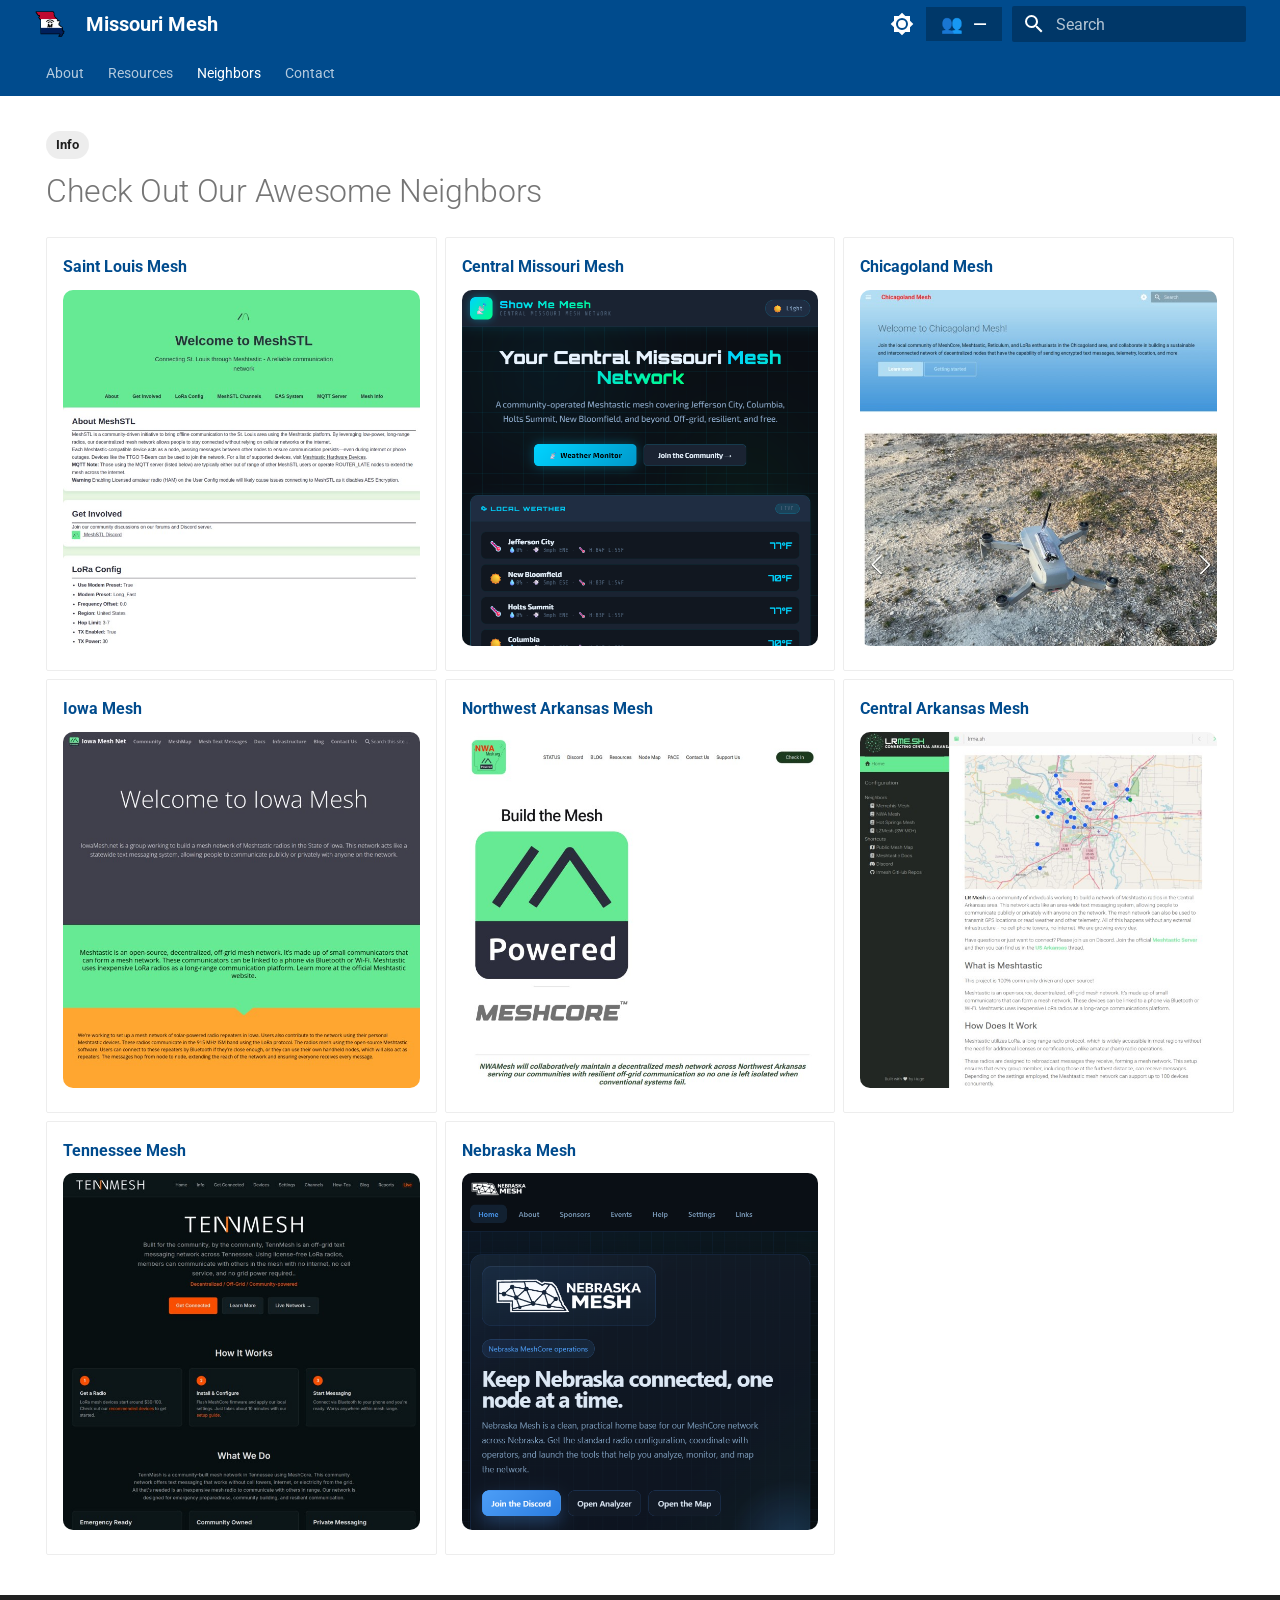
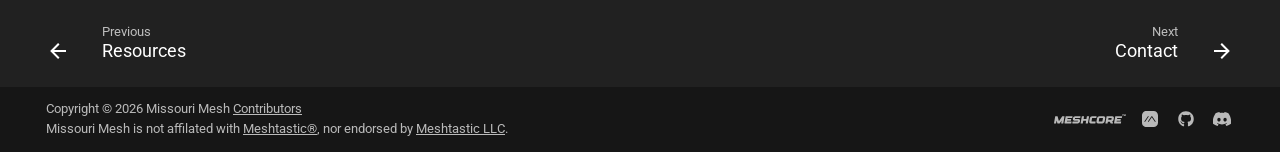
<file: neighbors/index.html>
<!DOCTYPE html><html lang="en" class="no-js"><head>
    
      <meta charset="utf-8">
      <meta name="viewport" content="width=device-width,initial-scale=1">
      
        <meta name="description" content="Join the local community of MeshCore, Meshtastic, and LoRa enthusiasts in the state of Missouri.">
      
      
      
        <link rel="canonical" href="https://missourimesh.org/neighbors/">
      
      
        <link rel="prev" href="../resources/">
      
      
        <link rel="next" href="../contact/">
      
      
        
      
      
      <link rel="icon" href="../assets/images/logo.png">
      <meta name="generator" content="mkdocs-1.6.1, mkdocs-material-9.7.7">
    
    
      
        <title>Neighbors - Missouri Mesh</title>
      
    
    
      <link rel="stylesheet" href="../assets/stylesheets/main.ec1eaa64.min.css">
      
        
        <link rel="stylesheet" href="../assets/stylesheets/palette.ab4e12ef.min.css">
      
      


    
    
      
    
    
      
        
        
        <link rel="preconnect" href="https://fonts.gstatic.com" crossorigin="">
        <link rel="stylesheet" href="https://fonts.googleapis.com/css?family=Roboto:300,300i,400,400i,700,700i%7CRoboto+Mono:400,400i,700,700i&amp;display=fallback">
        <style>:root{--md-text-font:"Roboto";--md-code-font:"Roboto Mono"}</style>
      
    
    
      <link rel="stylesheet" href="../assets/stylesheets/extra.css">
    
      <link rel="stylesheet" href="../assets/stylesheets/user-count.css">
    
    <script>__md_scope=new URL("..",location),__md_hash=e=>[...e].reduce(((e,_)=>(e<<5)-e+_.charCodeAt(0)),0),__md_get=(e,_=localStorage,t=__md_scope)=>JSON.parse(_.getItem(t.pathname+"."+e)),__md_set=(e,_,t=localStorage,a=__md_scope)=>{try{t.setItem(a.pathname+"."+e,JSON.stringify(_))}catch(e){}}</script>
    
      

    
    
  <link href="../assets/stylesheets/glightbox.min.css" rel="stylesheet"><script src="../assets/javascripts/glightbox.min.js"></script><style id="glightbox-style">
            html.glightbox-open { overflow: initial; height: 100%; }
            .gslide-title { margin-top: 0px; user-select: text; }
            .gslide-desc { color: #666; user-select: text; }
            .gslide-image img { background: white; }
            .gscrollbar-fixer { padding-right: 15px; }
            .gdesc-inner { font-size: 0.75rem; }
            body[data-md-color-scheme="slate"] .gdesc-inner { background: var(--md-default-bg-color); }
            body[data-md-color-scheme="slate"] .gslide-title { color: var(--md-default-fg-color); }
            body[data-md-color-scheme="slate"] .gslide-desc { color: var(--md-default-fg-color); }
        </style></head>
  
  
    
    
      
    
    
    
    
    <body dir="ltr" data-md-color-scheme="default" data-md-color-primary="indigo" data-md-color-accent="indigo">
  
    
    <input class="md-toggle" data-md-toggle="drawer" type="checkbox" id="__drawer" autocomplete="off">
    <input class="md-toggle" data-md-toggle="search" type="checkbox" id="__search" autocomplete="off">
    <label class="md-overlay" for="__drawer"></label>
    <div data-md-component="skip">
      
        
        <a href="#check-out-our-awesome-neighbors" class="md-skip">
          Skip to content
        </a>
      
    </div>
    <div data-md-component="announce">
      
    </div>
    
    
      

<header class="md-header" data-md-component="header">
  <nav class="md-header__inner md-grid" aria-label="Header">
    <a href=".." title="Missouri Mesh" class="md-header__button md-logo" aria-label="Missouri Mesh" data-md-component="logo">
      
  <img src="../assets/images/logo.png" alt="logo">

    </a>
    <label class="md-header__button md-icon" for="__drawer">
      
      <svg xmlns="http://www.w3.org/2000/svg" viewBox="0 0 24 24"><path d="M3 6h18v2H3zm0 5h18v2H3zm0 5h18v2H3z"></path></svg>
    </label>
    <div class="md-header__title" data-md-component="header-title">
      <div class="md-header__ellipsis">
        <div class="md-header__topic">
          <span class="md-ellipsis">
            Missouri Mesh
          </span>
        </div>
        <div class="md-header__topic" data-md-component="header-topic">
          <span class="md-ellipsis">
            
              Neighbors
            
          </span>
        </div>
      </div>
    </div>
    
      
        <form class="md-header__option" data-md-component="palette">
  
    
    
    
    <input class="md-option" data-md-color-media="(prefers-color-scheme: light)" data-md-color-scheme="default" data-md-color-primary="indigo" data-md-color-accent="indigo" aria-label="Switch to dark mode" type="radio" name="__palette" id="__palette_0">
    
      <label class="md-header__button md-icon" title="Switch to dark mode" for="__palette_1" hidden="">
        <svg xmlns="http://www.w3.org/2000/svg" viewBox="0 0 24 24"><path d="M12 8a4 4 0 0 0-4 4 4 4 0 0 0 4 4 4 4 0 0 0 4-4 4 4 0 0 0-4-4m0 10a6 6 0 0 1-6-6 6 6 0 0 1 6-6 6 6 0 0 1 6 6 6 6 0 0 1-6 6m8-9.31V4h-4.69L12 .69 8.69 4H4v4.69L.69 12 4 15.31V20h4.69L12 23.31 15.31 20H20v-4.69L23.31 12z"></path></svg>
      </label>
    
  
    
    
    
    <input class="md-option" data-md-color-media="(prefers-color-scheme: dark)" data-md-color-scheme="slate" data-md-color-primary="black" data-md-color-accent="indigo" aria-label="Switch to light mode" type="radio" name="__palette" id="__palette_1">
    
      <label class="md-header__button md-icon" title="Switch to light mode" for="__palette_0" hidden="">
        <svg xmlns="http://www.w3.org/2000/svg" viewBox="0 0 24 24"><path d="M12 18c-.89 0-1.74-.2-2.5-.55C11.56 16.5 13 14.42 13 12s-1.44-4.5-3.5-5.45C10.26 6.2 11.11 6 12 6a6 6 0 0 1 6 6 6 6 0 0 1-6 6m8-9.31V4h-4.69L12 .69 8.69 4H4v4.69L.69 12 4 15.31V20h4.69L12 23.31 15.31 20H20v-4.69L23.31 12z"></path></svg>
      </label>
    
  
</form>
      
    
    
      <script>var palette=__md_get("__palette");if(palette&&palette.color){if("(prefers-color-scheme)"===palette.color.media){var media=matchMedia("(prefers-color-scheme: light)"),input=document.querySelector(media.matches?"[data-md-color-media='(prefers-color-scheme: light)']":"[data-md-color-media='(prefers-color-scheme: dark)']");palette.color.media=input.getAttribute("data-md-color-media"),palette.color.scheme=input.getAttribute("data-md-color-scheme"),palette.color.primary=input.getAttribute("data-md-color-primary"),palette.color.accent=input.getAttribute("data-md-color-accent")}for(var[key,value]of Object.entries(palette.color))document.body.setAttribute("data-md-color-"+key,value)}</script>
    
    
    
      
      
        <label class="md-header__button md-icon" for="__search">
          
          <svg xmlns="http://www.w3.org/2000/svg" viewBox="0 0 24 24"><path d="M9.5 3A6.5 6.5 0 0 1 16 9.5c0 1.61-.59 3.09-1.56 4.23l.27.27h.79l5 5-1.5 1.5-5-5v-.79l-.27-.27A6.52 6.52 0 0 1 9.5 16 6.5 6.5 0 0 1 3 9.5 6.5 6.5 0 0 1 9.5 3m0 2C7 5 5 7 5 9.5S7 14 9.5 14 14 12 14 9.5 12 5 9.5 5"></path></svg>
        </label>
        <div class="md-search" data-md-component="search" role="dialog">
  <label class="md-search__overlay" for="__search"></label>
  <div class="md-search__inner" role="search">
    <form class="md-search__form" name="search">
      <input type="text" class="md-search__input" name="query" aria-label="Search" placeholder="Search" autocapitalize="off" autocorrect="off" autocomplete="off" spellcheck="false" data-md-component="search-query" required="">
      <label class="md-search__icon md-icon" for="__search">
        
        <svg xmlns="http://www.w3.org/2000/svg" viewBox="0 0 24 24"><path d="M9.5 3A6.5 6.5 0 0 1 16 9.5c0 1.61-.59 3.09-1.56 4.23l.27.27h.79l5 5-1.5 1.5-5-5v-.79l-.27-.27A6.52 6.52 0 0 1 9.5 16 6.5 6.5 0 0 1 3 9.5 6.5 6.5 0 0 1 9.5 3m0 2C7 5 5 7 5 9.5S7 14 9.5 14 14 12 14 9.5 12 5 9.5 5"></path></svg>
        
        <svg xmlns="http://www.w3.org/2000/svg" viewBox="0 0 24 24"><path d="M20 11v2H8l5.5 5.5-1.42 1.42L4.16 12l7.92-7.92L13.5 5.5 8 11z"></path></svg>
      </label>
      <nav class="md-search__options" aria-label="Search">
        
          <a href="javascript:void(0)" class="md-search__icon md-icon" title="Share" aria-label="Share" data-clipboard="" data-clipboard-text="" data-md-component="search-share" tabindex="-1">
            
            <svg xmlns="http://www.w3.org/2000/svg" viewBox="0 0 24 24"><path d="M18 16.08c-.76 0-1.44.3-1.96.77L8.91 12.7c.05-.23.09-.46.09-.7s-.04-.47-.09-.7l7.05-4.11c.54.5 1.25.81 2.04.81a3 3 0 0 0 3-3 3 3 0 0 0-3-3 3 3 0 0 0-3 3c0 .24.04.47.09.7L8.04 9.81C7.5 9.31 6.79 9 6 9a3 3 0 0 0-3 3 3 3 0 0 0 3 3c.79 0 1.5-.31 2.04-.81l7.12 4.15c-.05.21-.08.43-.08.66 0 1.61 1.31 2.91 2.92 2.91s2.92-1.3 2.92-2.91A2.92 2.92 0 0 0 18 16.08"></path></svg>
          </a>
        
        <button type="reset" class="md-search__icon md-icon" title="Clear" aria-label="Clear" tabindex="-1">
          
          <svg xmlns="http://www.w3.org/2000/svg" viewBox="0 0 24 24"><path d="M19 6.41 17.59 5 12 10.59 6.41 5 5 6.41 10.59 12 5 17.59 6.41 19 12 13.41 17.59 19 19 17.59 13.41 12z"></path></svg>
        </button>
      </nav>
      
        <div class="md-search__suggest" data-md-component="search-suggest"></div>
      
    </form>
    <div class="md-search__output">
      <div class="md-search__scrollwrap" tabindex="0" data-md-scrollfix="">
        <div class="md-search-result" data-md-component="search-result">
          <div class="md-search-result__meta">
            Initializing search
          </div>
          <ol class="md-search-result__list" role="presentation"></ol>
        </div>
      </div>
    </div>
  </div>
</div>
      
    
    
  </nav>
  
</header>
    
    <div class="md-container" data-md-component="container">
      
      
        
          
            
<nav class="md-tabs" aria-label="Tabs" data-md-component="tabs">
  <div class="md-grid">
    <ul class="md-tabs__list">
      
        
  
  
  
  
    <li class="md-tabs__item">
      <a href="../about/" class="md-tabs__link">
        
  
  
    
  
  About

      </a>
    </li>
  

      
        
  
  
  
  
    <li class="md-tabs__item">
      <a href="../resources/" class="md-tabs__link">
        
  
  
    
  
  Resources

      </a>
    </li>
  

      
        
  
  
  
    
  
  
    <li class="md-tabs__item md-tabs__item--active">
      <a href="./" class="md-tabs__link">
        
  
  
    
  
  Neighbors

      </a>
    </li>
  

      
        
  
  
  
  
    <li class="md-tabs__item">
      <a href="../contact/" class="md-tabs__link">
        
  
  
    
  
  Contact

      </a>
    </li>
  

      
    </ul>
  </div>
</nav>
          
        
      
      <main class="md-main" data-md-component="main">
        <div class="md-main__inner md-grid">
          
            
              
                
              
              <div class="md-sidebar md-sidebar--primary" data-md-component="sidebar" data-md-type="navigation" hidden="">
                <div class="md-sidebar__scrollwrap">
                  <div class="md-sidebar__inner">
                    


  


<nav class="md-nav md-nav--primary md-nav--lifted" aria-label="Navigation" data-md-level="0">
  <label class="md-nav__title" for="__drawer">
    <a href=".." title="Missouri Mesh" class="md-nav__button md-logo" aria-label="Missouri Mesh" data-md-component="logo">
      
  <img src="../assets/images/logo.png" alt="logo">

    </a>
    Missouri Mesh
  </label>
  
  <ul class="md-nav__list" data-md-scrollfix="">
    
      
      
  
  
  
  
    <li class="md-nav__item">
      <a href="../about/" class="md-nav__link">
        
  
  
  <span class="md-ellipsis">
    
  
    About
  

    
  </span>
  
  

      </a>
    </li>
  

    
      
      
  
  
  
  
    <li class="md-nav__item">
      <a href="../resources/" class="md-nav__link">
        
  
  
  <span class="md-ellipsis">
    
  
    Resources
  

    
  </span>
  
  

      </a>
    </li>
  

    
      
      
  
  
    
  
  
  
    <li class="md-nav__item md-nav__item--active">
      
      <input class="md-nav__toggle md-toggle" type="checkbox" id="__toc">
      
      
        
      
      
      <a href="./" class="md-nav__link md-nav__link--active">
        
  
  
  <span class="md-ellipsis">
    
  
    Neighbors
  

    
  </span>
  
  

      </a>
      
    </li>
  

    
      
      
  
  
  
  
    <li class="md-nav__item">
      <a href="../contact/" class="md-nav__link">
        
  
  
  <span class="md-ellipsis">
    
  
    Contact
  

    
  </span>
  
  

      </a>
    </li>
  

    
  </ul>
</nav>
                  </div>
                </div>
              </div>
            
            
              
                
              
              <div class="md-sidebar md-sidebar--secondary" data-md-component="sidebar" data-md-type="toc" hidden="">
                <div class="md-sidebar__scrollwrap">
                  <div class="md-sidebar__inner">
                    

<nav class="md-nav md-nav--secondary" aria-label="Table of contents">
  
  
  
    
  
  
</nav>
                  </div>
                </div>
              </div>
            
          
          
            <div class="md-content" data-md-component="content">
              
                

  




              
              <article class="md-content__inner md-typeset">
                
                  
  


  <nav class="md-tags">
    
      
      
      
      
        <a href="../tags/#tag:info" class="md-tag">Info</a>
      
    
  </nav>



<h1 id="check-out-our-awesome-neighbors">Check Out Our Awesome Neighbors<a class="headerlink" href="#check-out-our-awesome-neighbors" title="Permanent link">¶</a></h1>
<div class="grid cards small">
<ul>
<li>
<p><a href="https://meshstl.org/"><strong>Saint Louis Mesh</strong></a>
    <a class="glightbox" data-type="image" data-width="auto" data-height="auto" href="../assets/images/previews/meshstl.org.jpg" data-desc-position="bottom"><img alt="Link preview" src="../assets/images/previews/meshstl.org.jpg"></a></p>
</li>
<li>
<p><a href="https://mo-mesh.com/"><strong>Central Missouri Mesh</strong></a>
    <a class="glightbox" data-type="image" data-width="auto" data-height="auto" href="../assets/images/previews/mo-mesh.com.png" data-desc-position="bottom"><img alt="Link preview" src="../assets/images/previews/mo-mesh.com.png"></a></p>
</li>
<li>
<p><a href="https://chimesh.org/"><strong>Chicagoland Mesh</strong></a>
    <a class="glightbox" data-type="image" data-width="auto" data-height="auto" href="../assets/images/previews/chimesh.org.jpg" data-desc-position="bottom"><img alt="Link preview" src="../assets/images/previews/chimesh.org.jpg"></a></p>
</li>
<li>
<p><a href="https://iowamesh.org/"><strong>Iowa Mesh</strong></a>
    <a class="glightbox" data-type="image" data-width="auto" data-height="auto" href="../assets/images/previews/iowamesh.org.jpg" data-desc-position="bottom"><img alt="Link preview" src="../assets/images/previews/iowamesh.org.jpg"></a></p>
</li>
<li>
<p><a href="https://nwame.sh/"><strong>Northwest Arkansas Mesh</strong></a>
    <a class="glightbox" data-type="image" data-width="auto" data-height="auto" href="../assets/images/previews/nwame.sh.jpg" data-desc-position="bottom"><img alt="Link preview" src="../assets/images/previews/nwame.sh.jpg"></a></p>
</li>
<li>
<p><a href="https://lrme.sh/"><strong>Central Arkansas Mesh</strong></a>
    <a class="glightbox" data-type="image" data-width="auto" data-height="auto" href="../assets/images/previews/lrme.sh.jpg" data-desc-position="bottom"><img alt="Link preview" src="../assets/images/previews/lrme.sh.jpg"></a></p>
</li>
<li>
<p><a href="https://tennmesh.com/"><strong>Tennessee Mesh</strong></a>
    <a class="glightbox" data-type="image" data-width="auto" data-height="auto" href="../assets/images/previews/tennmesh.com.jpg" data-desc-position="bottom"><img alt="Link preview" src="../assets/images/previews/tennmesh.com.jpg"></a></p>
</li>
<li>
<p><a href="https://www.nebraskamesh.net/"><strong>Nebraska Mesh</strong></a>
    <a class="glightbox" data-type="image" data-width="auto" data-height="auto" href="../assets/images/previews/www.nebraskamesh.net.png" data-desc-position="bottom"><img alt="Link preview" src="../assets/images/previews/www.nebraskamesh.net.png"></a></p>
</li>
</ul>
</div>







  
  




  



                
              </article>
            </div>
          
          
  <script>var tabs=__md_get("__tabs");if(Array.isArray(tabs))e:for(var set of document.querySelectorAll(".tabbed-set")){var labels=set.querySelector(".tabbed-labels");for(var tab of tabs)for(var label of labels.getElementsByTagName("label"))if(label.innerText.trim()===tab){var input=document.getElementById(label.htmlFor);input.checked=!0;continue e}}</script>

<script>var target=document.getElementById(location.hash.slice(1));target&&target.name&&(target.checked=target.name.startsWith("__tabbed_"))</script>
        </div>
        
          <button type="button" class="md-top md-icon" data-md-component="top" hidden="">
  
  <svg xmlns="http://www.w3.org/2000/svg" viewBox="0 0 24 24"><path d="M13 20h-2V8l-5.5 5.5-1.42-1.42L12 4.16l7.92 7.92-1.42 1.42L13 8z"></path></svg>
  Back to top
</button>
        
      </main>
      
        <footer class="md-footer">
  
    
      
        
      
      <nav class="md-footer__inner md-grid" aria-label="Footer">
        
          
          <a href="../resources/" class="md-footer__link md-footer__link--prev" aria-label="Previous: Resources">
            <div class="md-footer__button md-icon">
              
              <svg xmlns="http://www.w3.org/2000/svg" viewBox="0 0 24 24"><path d="M20 11v2H8l5.5 5.5-1.42 1.42L4.16 12l7.92-7.92L13.5 5.5 8 11z"></path></svg>
            </div>
            <div class="md-footer__title">
              <span class="md-footer__direction">
                Previous
              </span>
              <div class="md-ellipsis">
                Resources
              </div>
            </div>
          </a>
        
        
          
          <a href="../contact/" class="md-footer__link md-footer__link--next" aria-label="Next: Contact">
            <div class="md-footer__title">
              <span class="md-footer__direction">
                Next
              </span>
              <div class="md-ellipsis">
                Contact
              </div>
            </div>
            <div class="md-footer__button md-icon">
              
              <svg xmlns="http://www.w3.org/2000/svg" viewBox="0 0 24 24"><path d="M4 11v2h12l-5.5 5.5 1.42 1.42L19.84 12l-7.92-7.92L10.5 5.5 16 11z"></path></svg>
            </div>
          </a>
        
      </nav>
    
  
  <div class="md-footer-meta md-typeset">
    <div class="md-footer-meta__inner md-grid">
      <div class="md-copyright">
  
    <div class="md-copyright__highlight">
      Copyright © 2026 Missouri Mesh <u><a href="https://github.com/missourimesh/missourimesh.org">Contributors</a></u><br> <p style="margin:0">Missouri Mesh is not affilated with <u><a href="https://meshtastic.org" target="_blank" rel="noreferrer noopener">Meshtastic®</a></u>, nor endorsed by <u><a href="https://meshtastic.org/docs/legal/licensing-and-trademark" target="_blank" rel="noreferrer noopener">Meshtastic LLC</a></u>.</p>
    </div>
  
  
</div>
      
        
<div class="md-social">
  
    
    
    
    
    <a href="https://meshcore.io" target="_blank" rel="noopener" title="Check out the official MeshCore site!" class="md-social__link">
      <svg xmlns="http://www.w3.org/2000/svg" viewBox="0 0 139 18"><path d="M3.232,3.582C2.789,3.582 2.368,3.934 2.289,4.369L0.013,16.964C-0.066,17.399 0.229,17.751 0.671,17.751L3.087,17.751C3.529,17.751 3.951,17.399 4.03,16.964L4.935,11.951L6.592,17.293C6.672,17.572 6.923,17.751 7.235,17.751L10.434,17.751C10.746,17.751 11.062,17.572 11.243,17.293L14.835,11.925L13.924,16.964C13.844,17.399 14.14,17.751 14.583,17.751L16.998,17.751C17.44,17.751 17.862,17.399 17.941,16.964L20.217,4.369C20.298,3.934 20.002,3.582 19.56,3.582L16.46,3.582C16.147,3.582 15.831,3.761 15.65,4.04L9.76,12.872C9.668,13.013 9.446,12.975 9.397,12.81L6.976,4.04C6.895,3.761 6.645,3.582 6.332,3.582L3.232,3.582Z"></path><path d="M20.853,17.751L32.797,17.751C33.063,17.751 33.317,17.538 33.364,17.278L33.863,14.504C33.91,14.242 33.733,14.031 33.467,14.031L25.166,14.031C25.077,14.031 25.019,13.96 25.034,13.873L25.281,12.508C25.296,12.421 25.38,12.35 25.469,12.35L32.146,12.35C32.411,12.35 32.665,12.137 32.712,11.877L33.157,9.421C33.204,9.159 33.027,8.949 32.761,8.949L26.085,8.949C25.996,8.949 25.938,8.877 25.953,8.79L26.216,7.328C26.232,7.241 26.316,7.17 26.405,7.17L34.706,7.17C34.971,7.17 35.226,6.957 35.272,6.695L35.756,4.021C35.804,3.761 35.627,3.548 35.361,3.548L23.417,3.548C22.975,3.548 22.551,3.902 22.473,4.337L20.191,16.962C20.114,17.397 20.409,17.751 20.853,17.751Z"></path><path d="M45.291,17.749L45.291,17.751L45.705,17.751C47.783,17.751 49.767,16.095 50.136,14.052L50.375,12.727C50.744,10.685 49.359,9.029 47.28,9.029L40.882,9.029C40.617,9.029 40.44,8.818 40.487,8.556L40.649,7.664C40.696,7.402 40.95,7.191 41.215,7.191L49.87,7.191C50.313,7.191 50.735,6.839 50.814,6.404L51.183,4.368C51.262,3.931 50.966,3.579 50.523,3.579L41.063,3.579C38.985,3.579 37,5.235 36.631,7.278L36.37,8.723C36.001,10.767 37.386,12.422 39.465,12.422L45.863,12.422C46.128,12.422 46.305,12.633 46.258,12.895L46.138,13.565C46.091,13.826 45.837,14.037 45.571,14.037L36.675,14.037C36.233,14.037 35.811,14.389 35.732,14.824L35.346,16.962C35.267,17.397 35.562,17.749 36.005,17.749L45.291,17.749Z"></path><path d="M67.068,3.575L64.393,3.575C63.951,3.575 63.529,3.927 63.45,4.361L62.654,8.766C62.639,8.853 62.554,8.923 62.466,8.923L57.282,8.923C57.193,8.923 57.135,8.853 57.15,8.766L57.946,4.361C58.023,3.927 57.73,3.575 57.287,3.575L54.613,3.575C54.17,3.575 53.748,3.927 53.669,4.361L51.392,16.964C51.313,17.399 51.608,17.751 52.05,17.751L54.725,17.751C55.168,17.751 55.589,17.399 55.668,16.964L56.48,12.478C56.495,12.392 56.58,12.32 56.668,12.32L61.852,12.32C61.941,12.32 61.999,12.39 61.984,12.478L61.174,16.964C61.096,17.399 61.391,17.751 61.834,17.751L64.508,17.751C64.951,17.751 65.372,17.399 65.451,16.964L67.729,4.361C67.804,3.927 67.511,3.575 67.068,3.575Z"></path><path d="M71.102,17.751L78.96,17.751C79.402,17.751 79.824,17.399 79.903,16.964L80.288,14.824C80.367,14.389 80.072,14.037 79.629,14.037L72.808,14.037C72.542,14.037 72.365,13.826 72.412,13.565L73.48,7.686C73.527,7.426 73.781,7.213 74.045,7.213L80.866,7.213C81.309,7.213 81.73,6.861 81.81,6.427L82.188,4.335C82.267,3.9 81.971,3.548 81.529,3.548L73.691,3.548C71.618,3.548 69.638,5.197 69.265,7.234L68.011,14.046C67.639,16.091 69.022,17.751 71.102,17.751Z"></path><path d="M95.833,3.529L87.654,3.529C85.576,3.529 83.592,5.186 83.223,7.228L81.99,14.052C81.621,16.094 83.006,17.751 85.084,17.751L93.263,17.751C95.341,17.751 97.326,16.095 97.695,14.052L98.928,7.228C99.297,5.186 97.911,3.529 95.833,3.529ZM93.488,13.567C93.44,13.828 93.186,14.039 92.921,14.039L86.762,14.039C86.496,14.039 86.319,13.828 86.366,13.567L87.434,7.663C87.481,7.402 87.735,7.191 88,7.191L94.157,7.191C94.423,7.191 94.6,7.402 94.553,7.663L93.488,13.567Z"></path><path d="M99.884,17.751L102.557,17.751C102.999,17.751 103.421,17.399 103.5,16.965L103.973,14.348C103.988,14.261 104.073,14.19 104.161,14.19L107.397,14.186C107.557,14.186 107.69,14.265 107.756,14.395L109.281,17.37C109.458,17.722 109.78,17.764 110.751,17.749C111.32,17.756 112.184,17.713 113.577,17.713C114.025,17.713 114.3,17.244 114.079,16.853L112.413,13.953C112.37,13.876 112.417,13.772 112.509,13.727C113.795,13.102 114.814,11.889 115.068,10.487L115.649,7.262C116.02,5.218 114.635,3.562 112.557,3.562L102.448,3.562C102.006,3.562 101.584,3.914 101.505,4.349L99.225,16.964C99.146,17.399 99.442,17.751 99.884,17.751ZM105.255,7.268C105.27,7.181 105.354,7.11 105.443,7.11L110.674,7.11C111.069,7.11 111.331,7.424 111.261,7.812L110.877,9.933C110.806,10.319 110.431,10.634 110.038,10.634L104.806,10.634C104.718,10.634 104.66,10.564 104.675,10.475L105.255,7.268Z"></path><path d="M116.642,17.751L128.586,17.751C128.851,17.751 129.105,17.538 129.152,17.278L129.651,14.504C129.698,14.242 129.521,14.031 129.256,14.031L120.955,14.031C120.866,14.031 120.808,13.96 120.823,13.873L121.069,12.508C121.084,12.421 121.169,12.35 121.257,12.35L127.934,12.35C128.2,12.35 128.454,12.137 128.501,11.877L128.945,9.421C128.992,9.159 128.815,8.949 128.55,8.949L121.873,8.949C121.785,8.949 121.726,8.877 121.741,8.79L122.005,7.328C122.02,7.241 122.105,7.17 122.193,7.17L130.495,7.17C130.76,7.17 131.014,6.957 131.061,6.695L131.545,4.021C131.592,3.761 131.415,3.548 131.15,3.548L119.206,3.548C118.763,3.548 118.34,3.902 118.261,4.337L115.98,16.962C115.902,17.397 116.198,17.751 116.642,17.751Z"></path><path d="M134.674,0L132.059,0C131.965,0 131.877,0.074 131.86,0.166L131.783,0.594C131.766,0.686 131.828,0.76 131.921,0.76L132.745,0.76C132.764,0.76 132.776,0.775 132.773,0.793L132.406,2.819C132.39,2.91 132.452,2.984 132.545,2.984L133.108,2.984C133.201,2.984 133.29,2.91 133.307,2.819L133.673,0.793C133.676,0.775 133.694,0.76 133.713,0.76L134.536,0.76C134.629,0.76 134.718,0.686 134.735,0.594L134.812,0.166C134.828,0.074 134.767,0 134.674,0Z"></path><path d="M135.278,0.002C135.185,0.002 135.096,0.076 135.079,0.167L134.6,2.819C134.583,2.91 134.646,2.984 134.739,2.984L135.247,2.984C135.34,2.984 135.429,2.91 135.446,2.819L135.636,1.763L135.985,2.888C136.002,2.947 136.055,2.984 136.121,2.984L136.794,2.984C136.86,2.984 136.926,2.947 136.964,2.888L137.72,1.758L137.528,2.819C137.512,2.91 137.574,2.984 137.667,2.984L138.176,2.984C138.269,2.984 138.358,2.91 138.374,2.819L138.853,0.167C138.87,0.076 138.808,0.002 138.715,0.002L138.062,0.002C137.997,0.002 137.93,0.039 137.892,0.098L136.652,1.957C136.633,1.987 136.586,1.979 136.575,1.944L136.066,0.098C136.049,0.039 135.996,0.002 135.93,0.002L135.278,0.002Z"></path></svg>
    </a>
  
    
    
    
    
    <a href="https://meshtastic.org" target="_blank" rel="noopener" title="Check out the official Meshtastic site!" class="md-social__link">
      <svg xmlns="http://www.w3.org/2000/svg" viewBox="0 0 512 512"><path d="M140,0L372,0C448.802,-0 512,63.198 512,140L512,372C512,448.802 448.802,512 372,512L140,512C102.884,512 67.25,497.24 41.005,470.995C14.76,444.75 0,409.116 0,372L0,140C0,102.884 14.76,67.25 41.005,41.005C67.25,14.76 102.884,-0 140,0ZM95.229,352.692L216.707,174.55L194.771,159.592L73.293,337.734L95.229,352.692ZM313.629,200.824L417.293,352.262L439.083,337.346L324.501,169.963C322.038,166.363 317.957,164.213 313.595,164.217C309.235,164.222 305.155,166.379 302.699,169.982L188.383,337.628L210.199,352.505L313.629,200.824Z"></path></svg>
    </a>
  
    
    
    
    
    <a href="https://github.com/missourimesh/missourimesh.org" target="_blank" rel="noopener" title="Contribute to the github!" class="md-social__link">
      <svg xmlns="http://www.w3.org/2000/svg" viewBox="0 0 512 512"><!--! Font Awesome Free 7.1.0 by @fontawesome - https://fontawesome.com License - https://fontawesome.com/license/free (Icons: CC BY 4.0, Fonts: SIL OFL 1.1, Code: MIT License) Copyright 2025 Fonticons, Inc.--><path d="M173.9 397.4c0 2-2.3 3.6-5.2 3.6-3.3.3-5.6-1.3-5.6-3.6 0-2 2.3-3.6 5.2-3.6 3-.3 5.6 1.3 5.6 3.6m-31.1-4.5c-.7 2 1.3 4.3 4.3 4.9 2.6 1 5.6 0 6.2-2s-1.3-4.3-4.3-5.2c-2.6-.7-5.5.3-6.2 2.3m44.2-1.7c-2.9.7-4.9 2.6-4.6 4.9.3 2 2.9 3.3 5.9 2.6 2.9-.7 4.9-2.6 4.6-4.6-.3-1.9-3-3.2-5.9-2.9M252.8 8C114.1 8 8 113.3 8 252c0 110.9 69.8 205.8 169.5 239.2 12.8 2.3 17.3-5.6 17.3-12.1 0-6.2-.3-40.4-.3-61.4 0 0-70 15-84.7-29.8 0 0-11.4-29.1-27.8-36.6 0 0-22.9-15.7 1.6-15.4 0 0 24.9 2 38.6 25.8 21.9 38.6 58.6 27.5 72.9 20.9 2.3-16 8.8-27.1 16-33.7-55.9-6.2-112.3-14.3-112.3-110.5 0-27.5 7.6-41.3 23.6-58.9-2.6-6.5-11.1-33.3 2.6-67.9 20.9-6.5 69 27 69 27 20-5.6 41.5-8.5 62.8-8.5s42.8 2.9 62.8 8.5c0 0 48.1-33.6 69-27 13.7 34.7 5.2 61.4 2.6 67.9 16 17.7 25.8 31.5 25.8 58.9 0 96.5-58.9 104.2-114.8 110.5 9.2 7.9 17 22.9 17 46.4 0 33.7-.3 75.4-.3 83.6 0 6.5 4.6 14.4 17.3 12.1C436.2 457.8 504 362.9 504 252 504 113.3 391.5 8 252.8 8M105.2 352.9c-1.3 1-1 3.3.7 5.2 1.6 1.6 3.9 2.3 5.2 1 1.3-1 1-3.3-.7-5.2-1.6-1.6-3.9-2.3-5.2-1m-10.8-8.1c-.7 1.3.3 2.9 2.3 3.9 1.6 1 3.6.7 4.3-.7.7-1.3-.3-2.9-2.3-3.9-2-.6-3.6-.3-4.3.7m32.4 35.6c-1.6 1.3-1 4.3 1.3 6.2 2.3 2.3 5.2 2.6 6.5 1 1.3-1.3.7-4.3-1.3-6.2-2.2-2.3-5.2-2.6-6.5-1m-11.4-14.7c-1.6 1-1.6 3.6 0 5.9s4.3 3.3 5.6 2.3c1.6-1.3 1.6-3.9 0-6.2-1.4-2.3-4-3.3-5.6-2"></path></svg>
    </a>
  
    
    
    
    
    <a href="https://missourimesh.org/discord" target="_blank" rel="noopener" title="Join the discord!" class="md-social__link">
      <svg xmlns="http://www.w3.org/2000/svg" viewBox="0 0 576 512"><!--! Font Awesome Free 7.1.0 by @fontawesome - https://fontawesome.com License - https://fontawesome.com/license/free (Icons: CC BY 4.0, Fonts: SIL OFL 1.1, Code: MIT License) Copyright 2025 Fonticons, Inc.--><path d="M492.5 69.8c-.2-.3-.4-.6-.8-.7-38.1-17.5-78.4-30-119.7-37.1-.4-.1-.8 0-1.1.1s-.6.4-.8.8c-5.5 9.9-10.5 20.2-14.9 30.6-44.6-6.8-89.9-6.8-134.4 0-4.5-10.5-9.5-20.7-15.1-30.6-.2-.3-.5-.6-.8-.8s-.7-.2-1.1-.2C162.5 39 122.2 51.5 84.1 69c-.3.1-.6.4-.8.7C7.1 183.5-13.8 294.6-3.6 404.2c0 .3.1.5.2.8s.3.4.5.6c44.4 32.9 94 58 146.8 74.2.4.1.8.1 1.1 0s.7-.4.9-.7c11.3-15.4 21.4-31.8 30-48.8.1-.2.2-.5.2-.8s0-.5-.1-.8-.2-.5-.4-.6-.4-.3-.7-.4c-15.8-6.1-31.2-13.4-45.9-21.9-.3-.2-.5-.4-.7-.6s-.3-.6-.3-.9 0-.6.2-.9.3-.5.6-.7c3.1-2.3 6.2-4.7 9.1-7.1.3-.2.6-.4.9-.4s.7 0 1 .1c96.2 43.9 200.4 43.9 295.5 0 .3-.1.7-.2 1-.2s.7.2.9.4c2.9 2.4 6 4.9 9.1 7.2.2.2.4.4.6.7s.2.6.2.9-.1.6-.3.9-.4.5-.6.6c-14.7 8.6-30 15.9-45.9 21.8-.2.1-.5.2-.7.4s-.3.4-.4.7-.1.5-.1.8.1.5.2.8c8.8 17 18.8 33.3 30 48.8.2.3.6.6.9.7s.8.1 1.1 0c52.9-16.2 102.6-41.3 147.1-74.2.2-.2.4-.4.5-.6s.2-.5.2-.8c12.3-126.8-20.5-236.9-86.9-334.5zm-302 267.7c-29 0-52.8-26.6-52.8-59.2s23.4-59.2 52.8-59.2c29.7 0 53.3 26.8 52.8 59.2 0 32.7-23.4 59.2-52.8 59.2m195.4 0c-29 0-52.8-26.6-52.8-59.2s23.4-59.2 52.8-59.2c29.7 0 53.3 26.8 52.8 59.2 0 32.7-23.2 59.2-52.8 59.2"></path></svg>
    </a>
  
</div>
      
    </div>
  </div>
</footer>
      
    </div>
    <div class="md-dialog" data-md-component="dialog">
      <div class="md-dialog__inner md-typeset"></div>
    </div>
    
    
    
      
      
      <script id="__config" type="application/json">{"annotate": null, "base": "..", "features": ["announce.dismiss", "content.code.copy", "content.tabs.link", "content.tooltips", "navigation.tabs", "navigation.path", "navigation.section", "navigation.path", "navigation.indexes", "navigation.top", "navigation.footer", "search.suggest", "search.share"], "search": "../assets/javascripts/workers/search.2c215733.min.js", "tags": null, "translations": {"clipboard.copied": "Copied to clipboard", "clipboard.copy": "Copy to clipboard", "search.result.more.one": "1 more on this page", "search.result.more.other": "# more on this page", "search.result.none": "No matching documents", "search.result.one": "1 matching document", "search.result.other": "# matching documents", "search.result.placeholder": "Type to start searching", "search.result.term.missing": "Missing", "select.version": "Select version"}, "version": null}</script>
    
    
      <script src="../assets/javascripts/bundle.d7400e89.min.js"></script>
      
        <script src="../assets/javascripts/user-count.js"></script>
      
    
  
<script id="init-glightbox">const lightbox = GLightbox({"touchNavigation": true, "loop": false, "zoomable": true, "draggable": true, "openEffect": "zoom", "closeEffect": "zoom", "slideEffect": "slide"});
document$.subscribe(()=>{ lightbox.reload(); });
</script></body></html>
</file>
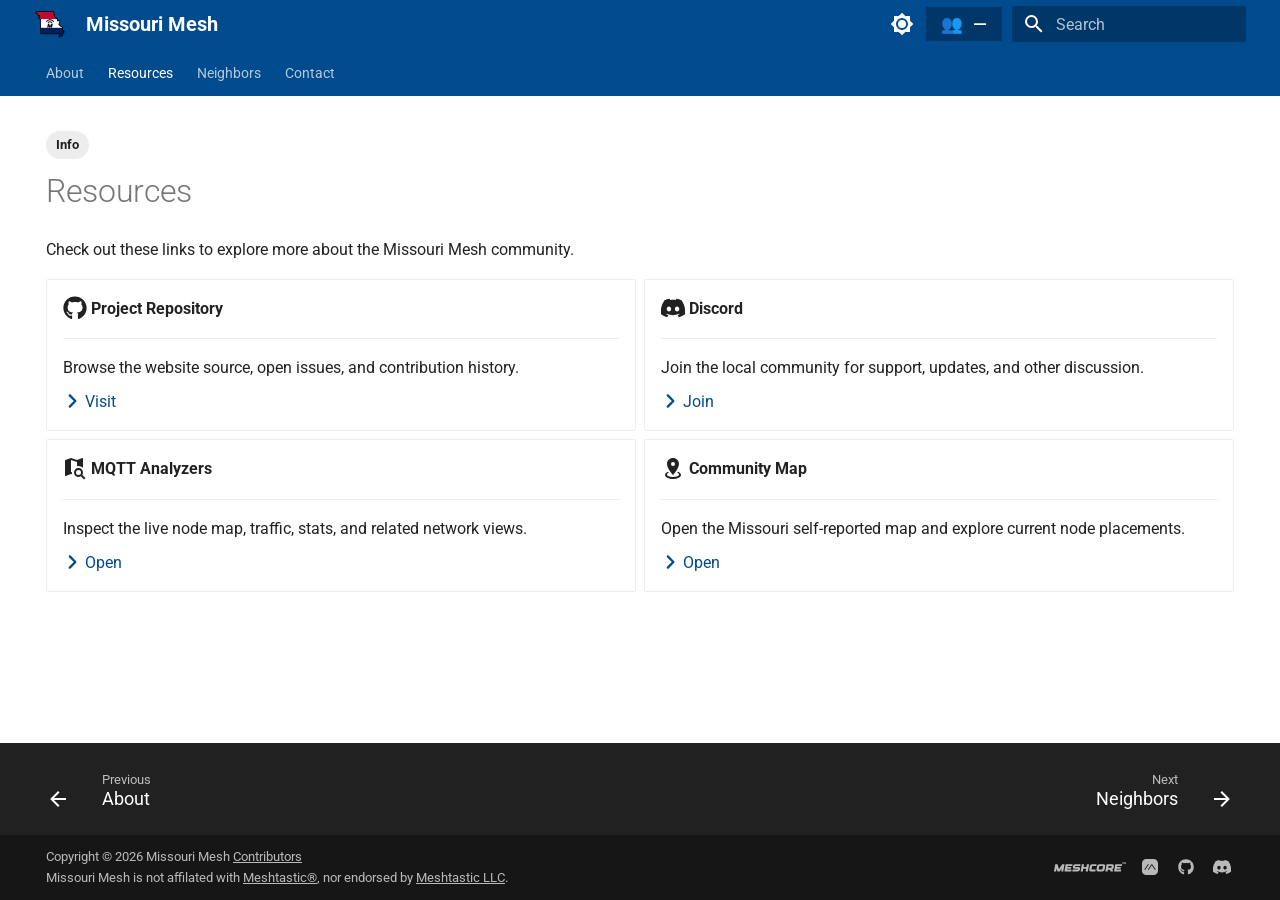
<file: resources/index.html>
<!DOCTYPE html><html lang="en" class="no-js"><head>
    
      <meta charset="utf-8">
      <meta name="viewport" content="width=device-width,initial-scale=1">
      
        <meta name="description" content="Join the local community of MeshCore, Meshtastic, and LoRa enthusiasts in the state of Missouri.">
      
      
      
        <link rel="canonical" href="https://missourimesh.org/resources/">
      
      
        <link rel="prev" href="../about/">
      
      
        <link rel="next" href="../neighbors/">
      
      
        
      
      
      <link rel="icon" href="../assets/images/logo.png">
      <meta name="generator" content="mkdocs-1.6.1, mkdocs-material-9.7.7">
    
    
      
        <title>Resources - Missouri Mesh</title>
      
    
    
      <link rel="stylesheet" href="../assets/stylesheets/main.ec1eaa64.min.css">
      
        
        <link rel="stylesheet" href="../assets/stylesheets/palette.ab4e12ef.min.css">
      
      


    
    
      
    
    
      
        
        
        <link rel="preconnect" href="https://fonts.gstatic.com" crossorigin="">
        <link rel="stylesheet" href="https://fonts.googleapis.com/css?family=Roboto:300,300i,400,400i,700,700i%7CRoboto+Mono:400,400i,700,700i&amp;display=fallback">
        <style>:root{--md-text-font:"Roboto";--md-code-font:"Roboto Mono"}</style>
      
    
    
      <link rel="stylesheet" href="../assets/stylesheets/extra.css">
    
      <link rel="stylesheet" href="../assets/stylesheets/user-count.css">
    
    <script>__md_scope=new URL("..",location),__md_hash=e=>[...e].reduce(((e,_)=>(e<<5)-e+_.charCodeAt(0)),0),__md_get=(e,_=localStorage,t=__md_scope)=>JSON.parse(_.getItem(t.pathname+"."+e)),__md_set=(e,_,t=localStorage,a=__md_scope)=>{try{t.setItem(a.pathname+"."+e,JSON.stringify(_))}catch(e){}}</script>
    
      

    
    
  <link href="../assets/stylesheets/glightbox.min.css" rel="stylesheet"><script src="../assets/javascripts/glightbox.min.js"></script><style id="glightbox-style">
            html.glightbox-open { overflow: initial; height: 100%; }
            .gslide-title { margin-top: 0px; user-select: text; }
            .gslide-desc { color: #666; user-select: text; }
            .gslide-image img { background: white; }
            .gscrollbar-fixer { padding-right: 15px; }
            .gdesc-inner { font-size: 0.75rem; }
            body[data-md-color-scheme="slate"] .gdesc-inner { background: var(--md-default-bg-color); }
            body[data-md-color-scheme="slate"] .gslide-title { color: var(--md-default-fg-color); }
            body[data-md-color-scheme="slate"] .gslide-desc { color: var(--md-default-fg-color); }
        </style></head>
  
  
    
    
      
    
    
    
    
    <body dir="ltr" data-md-color-scheme="default" data-md-color-primary="indigo" data-md-color-accent="indigo">
  
    
    <input class="md-toggle" data-md-toggle="drawer" type="checkbox" id="__drawer" autocomplete="off">
    <input class="md-toggle" data-md-toggle="search" type="checkbox" id="__search" autocomplete="off">
    <label class="md-overlay" for="__drawer"></label>
    <div data-md-component="skip">
      
        
        <a href="#resources" class="md-skip">
          Skip to content
        </a>
      
    </div>
    <div data-md-component="announce">
      
    </div>
    
    
      

<header class="md-header" data-md-component="header">
  <nav class="md-header__inner md-grid" aria-label="Header">
    <a href=".." title="Missouri Mesh" class="md-header__button md-logo" aria-label="Missouri Mesh" data-md-component="logo">
      
  <img src="../assets/images/logo.png" alt="logo">

    </a>
    <label class="md-header__button md-icon" for="__drawer">
      
      <svg xmlns="http://www.w3.org/2000/svg" viewBox="0 0 24 24"><path d="M3 6h18v2H3zm0 5h18v2H3zm0 5h18v2H3z"></path></svg>
    </label>
    <div class="md-header__title" data-md-component="header-title">
      <div class="md-header__ellipsis">
        <div class="md-header__topic">
          <span class="md-ellipsis">
            Missouri Mesh
          </span>
        </div>
        <div class="md-header__topic" data-md-component="header-topic">
          <span class="md-ellipsis">
            
              Resources
            
          </span>
        </div>
      </div>
    </div>
    
      
        <form class="md-header__option" data-md-component="palette">
  
    
    
    
    <input class="md-option" data-md-color-media="(prefers-color-scheme: light)" data-md-color-scheme="default" data-md-color-primary="indigo" data-md-color-accent="indigo" aria-label="Switch to dark mode" type="radio" name="__palette" id="__palette_0">
    
      <label class="md-header__button md-icon" title="Switch to dark mode" for="__palette_1" hidden="">
        <svg xmlns="http://www.w3.org/2000/svg" viewBox="0 0 24 24"><path d="M12 8a4 4 0 0 0-4 4 4 4 0 0 0 4 4 4 4 0 0 0 4-4 4 4 0 0 0-4-4m0 10a6 6 0 0 1-6-6 6 6 0 0 1 6-6 6 6 0 0 1 6 6 6 6 0 0 1-6 6m8-9.31V4h-4.69L12 .69 8.69 4H4v4.69L.69 12 4 15.31V20h4.69L12 23.31 15.31 20H20v-4.69L23.31 12z"></path></svg>
      </label>
    
  
    
    
    
    <input class="md-option" data-md-color-media="(prefers-color-scheme: dark)" data-md-color-scheme="slate" data-md-color-primary="black" data-md-color-accent="indigo" aria-label="Switch to light mode" type="radio" name="__palette" id="__palette_1">
    
      <label class="md-header__button md-icon" title="Switch to light mode" for="__palette_0" hidden="">
        <svg xmlns="http://www.w3.org/2000/svg" viewBox="0 0 24 24"><path d="M12 18c-.89 0-1.74-.2-2.5-.55C11.56 16.5 13 14.42 13 12s-1.44-4.5-3.5-5.45C10.26 6.2 11.11 6 12 6a6 6 0 0 1 6 6 6 6 0 0 1-6 6m8-9.31V4h-4.69L12 .69 8.69 4H4v4.69L.69 12 4 15.31V20h4.69L12 23.31 15.31 20H20v-4.69L23.31 12z"></path></svg>
      </label>
    
  
</form>
      
    
    
      <script>var palette=__md_get("__palette");if(palette&&palette.color){if("(prefers-color-scheme)"===palette.color.media){var media=matchMedia("(prefers-color-scheme: light)"),input=document.querySelector(media.matches?"[data-md-color-media='(prefers-color-scheme: light)']":"[data-md-color-media='(prefers-color-scheme: dark)']");palette.color.media=input.getAttribute("data-md-color-media"),palette.color.scheme=input.getAttribute("data-md-color-scheme"),palette.color.primary=input.getAttribute("data-md-color-primary"),palette.color.accent=input.getAttribute("data-md-color-accent")}for(var[key,value]of Object.entries(palette.color))document.body.setAttribute("data-md-color-"+key,value)}</script>
    
    
    
      
      
        <label class="md-header__button md-icon" for="__search">
          
          <svg xmlns="http://www.w3.org/2000/svg" viewBox="0 0 24 24"><path d="M9.5 3A6.5 6.5 0 0 1 16 9.5c0 1.61-.59 3.09-1.56 4.23l.27.27h.79l5 5-1.5 1.5-5-5v-.79l-.27-.27A6.52 6.52 0 0 1 9.5 16 6.5 6.5 0 0 1 3 9.5 6.5 6.5 0 0 1 9.5 3m0 2C7 5 5 7 5 9.5S7 14 9.5 14 14 12 14 9.5 12 5 9.5 5"></path></svg>
        </label>
        <div class="md-search" data-md-component="search" role="dialog">
  <label class="md-search__overlay" for="__search"></label>
  <div class="md-search__inner" role="search">
    <form class="md-search__form" name="search">
      <input type="text" class="md-search__input" name="query" aria-label="Search" placeholder="Search" autocapitalize="off" autocorrect="off" autocomplete="off" spellcheck="false" data-md-component="search-query" required="">
      <label class="md-search__icon md-icon" for="__search">
        
        <svg xmlns="http://www.w3.org/2000/svg" viewBox="0 0 24 24"><path d="M9.5 3A6.5 6.5 0 0 1 16 9.5c0 1.61-.59 3.09-1.56 4.23l.27.27h.79l5 5-1.5 1.5-5-5v-.79l-.27-.27A6.52 6.52 0 0 1 9.5 16 6.5 6.5 0 0 1 3 9.5 6.5 6.5 0 0 1 9.5 3m0 2C7 5 5 7 5 9.5S7 14 9.5 14 14 12 14 9.5 12 5 9.5 5"></path></svg>
        
        <svg xmlns="http://www.w3.org/2000/svg" viewBox="0 0 24 24"><path d="M20 11v2H8l5.5 5.5-1.42 1.42L4.16 12l7.92-7.92L13.5 5.5 8 11z"></path></svg>
      </label>
      <nav class="md-search__options" aria-label="Search">
        
          <a href="javascript:void(0)" class="md-search__icon md-icon" title="Share" aria-label="Share" data-clipboard="" data-clipboard-text="" data-md-component="search-share" tabindex="-1">
            
            <svg xmlns="http://www.w3.org/2000/svg" viewBox="0 0 24 24"><path d="M18 16.08c-.76 0-1.44.3-1.96.77L8.91 12.7c.05-.23.09-.46.09-.7s-.04-.47-.09-.7l7.05-4.11c.54.5 1.25.81 2.04.81a3 3 0 0 0 3-3 3 3 0 0 0-3-3 3 3 0 0 0-3 3c0 .24.04.47.09.7L8.04 9.81C7.5 9.31 6.79 9 6 9a3 3 0 0 0-3 3 3 3 0 0 0 3 3c.79 0 1.5-.31 2.04-.81l7.12 4.15c-.05.21-.08.43-.08.66 0 1.61 1.31 2.91 2.92 2.91s2.92-1.3 2.92-2.91A2.92 2.92 0 0 0 18 16.08"></path></svg>
          </a>
        
        <button type="reset" class="md-search__icon md-icon" title="Clear" aria-label="Clear" tabindex="-1">
          
          <svg xmlns="http://www.w3.org/2000/svg" viewBox="0 0 24 24"><path d="M19 6.41 17.59 5 12 10.59 6.41 5 5 6.41 10.59 12 5 17.59 6.41 19 12 13.41 17.59 19 19 17.59 13.41 12z"></path></svg>
        </button>
      </nav>
      
        <div class="md-search__suggest" data-md-component="search-suggest"></div>
      
    </form>
    <div class="md-search__output">
      <div class="md-search__scrollwrap" tabindex="0" data-md-scrollfix="">
        <div class="md-search-result" data-md-component="search-result">
          <div class="md-search-result__meta">
            Initializing search
          </div>
          <ol class="md-search-result__list" role="presentation"></ol>
        </div>
      </div>
    </div>
  </div>
</div>
      
    
    
  </nav>
  
</header>
    
    <div class="md-container" data-md-component="container">
      
      
        
          
            
<nav class="md-tabs" aria-label="Tabs" data-md-component="tabs">
  <div class="md-grid">
    <ul class="md-tabs__list">
      
        
  
  
  
  
    <li class="md-tabs__item">
      <a href="../about/" class="md-tabs__link">
        
  
  
    
  
  About

      </a>
    </li>
  

      
        
  
  
  
    
  
  
    <li class="md-tabs__item md-tabs__item--active">
      <a href="./" class="md-tabs__link">
        
  
  
    
  
  Resources

      </a>
    </li>
  

      
        
  
  
  
  
    <li class="md-tabs__item">
      <a href="../neighbors/" class="md-tabs__link">
        
  
  
    
  
  Neighbors

      </a>
    </li>
  

      
        
  
  
  
  
    <li class="md-tabs__item">
      <a href="../contact/" class="md-tabs__link">
        
  
  
    
  
  Contact

      </a>
    </li>
  

      
    </ul>
  </div>
</nav>
          
        
      
      <main class="md-main" data-md-component="main">
        <div class="md-main__inner md-grid">
          
            
              
                
              
              <div class="md-sidebar md-sidebar--primary" data-md-component="sidebar" data-md-type="navigation" hidden="">
                <div class="md-sidebar__scrollwrap">
                  <div class="md-sidebar__inner">
                    


  


<nav class="md-nav md-nav--primary md-nav--lifted" aria-label="Navigation" data-md-level="0">
  <label class="md-nav__title" for="__drawer">
    <a href=".." title="Missouri Mesh" class="md-nav__button md-logo" aria-label="Missouri Mesh" data-md-component="logo">
      
  <img src="../assets/images/logo.png" alt="logo">

    </a>
    Missouri Mesh
  </label>
  
  <ul class="md-nav__list" data-md-scrollfix="">
    
      
      
  
  
  
  
    <li class="md-nav__item">
      <a href="../about/" class="md-nav__link">
        
  
  
  <span class="md-ellipsis">
    
  
    About
  

    
  </span>
  
  

      </a>
    </li>
  

    
      
      
  
  
    
  
  
  
    <li class="md-nav__item md-nav__item--active">
      
      <input class="md-nav__toggle md-toggle" type="checkbox" id="__toc">
      
      
        
      
      
      <a href="./" class="md-nav__link md-nav__link--active">
        
  
  
  <span class="md-ellipsis">
    
  
    Resources
  

    
  </span>
  
  

      </a>
      
    </li>
  

    
      
      
  
  
  
  
    <li class="md-nav__item">
      <a href="../neighbors/" class="md-nav__link">
        
  
  
  <span class="md-ellipsis">
    
  
    Neighbors
  

    
  </span>
  
  

      </a>
    </li>
  

    
      
      
  
  
  
  
    <li class="md-nav__item">
      <a href="../contact/" class="md-nav__link">
        
  
  
  <span class="md-ellipsis">
    
  
    Contact
  

    
  </span>
  
  

      </a>
    </li>
  

    
  </ul>
</nav>
                  </div>
                </div>
              </div>
            
            
              
                
              
              <div class="md-sidebar md-sidebar--secondary" data-md-component="sidebar" data-md-type="toc" hidden="">
                <div class="md-sidebar__scrollwrap">
                  <div class="md-sidebar__inner">
                    

<nav class="md-nav md-nav--secondary" aria-label="Table of contents">
  
  
  
    
  
  
</nav>
                  </div>
                </div>
              </div>
            
          
          
            <div class="md-content" data-md-component="content">
              
                

  




              
              <article class="md-content__inner md-typeset">
                
                  
  


  <nav class="md-tags">
    
      
      
      
      
        <a href="../tags/#tag:info" class="md-tag">Info</a>
      
    
  </nav>



<h1 id="resources">Resources<a class="headerlink" href="#resources" title="Permanent link">¶</a></h1>
<p>Check out these links to explore more about the Missouri Mesh community.</p>
<div class="grid cards">
<ul>
<li>
<p><span class="twemoji lg top"><svg xmlns="http://www.w3.org/2000/svg" viewBox="0 0 512 512"><!--! Font Awesome Free 7.1.0 by @fontawesome - https://fontawesome.com License - https://fontawesome.com/license/free (Icons: CC BY 4.0, Fonts: SIL OFL 1.1, Code: MIT License) Copyright 2025 Fonticons, Inc.--><path d="M173.9 397.4c0 2-2.3 3.6-5.2 3.6-3.3.3-5.6-1.3-5.6-3.6 0-2 2.3-3.6 5.2-3.6 3-.3 5.6 1.3 5.6 3.6m-31.1-4.5c-.7 2 1.3 4.3 4.3 4.9 2.6 1 5.6 0 6.2-2s-1.3-4.3-4.3-5.2c-2.6-.7-5.5.3-6.2 2.3m44.2-1.7c-2.9.7-4.9 2.6-4.6 4.9.3 2 2.9 3.3 5.9 2.6 2.9-.7 4.9-2.6 4.6-4.6-.3-1.9-3-3.2-5.9-2.9M252.8 8C114.1 8 8 113.3 8 252c0 110.9 69.8 205.8 169.5 239.2 12.8 2.3 17.3-5.6 17.3-12.1 0-6.2-.3-40.4-.3-61.4 0 0-70 15-84.7-29.8 0 0-11.4-29.1-27.8-36.6 0 0-22.9-15.7 1.6-15.4 0 0 24.9 2 38.6 25.8 21.9 38.6 58.6 27.5 72.9 20.9 2.3-16 8.8-27.1 16-33.7-55.9-6.2-112.3-14.3-112.3-110.5 0-27.5 7.6-41.3 23.6-58.9-2.6-6.5-11.1-33.3 2.6-67.9 20.9-6.5 69 27 69 27 20-5.6 41.5-8.5 62.8-8.5s42.8 2.9 62.8 8.5c0 0 48.1-33.6 69-27 13.7 34.7 5.2 61.4 2.6 67.9 16 17.7 25.8 31.5 25.8 58.9 0 96.5-58.9 104.2-114.8 110.5 9.2 7.9 17 22.9 17 46.4 0 33.7-.3 75.4-.3 83.6 0 6.5 4.6 14.4 17.3 12.1C436.2 457.8 504 362.9 504 252 504 113.3 391.5 8 252.8 8M105.2 352.9c-1.3 1-1 3.3.7 5.2 1.6 1.6 3.9 2.3 5.2 1 1.3-1 1-3.3-.7-5.2-1.6-1.6-3.9-2.3-5.2-1m-10.8-8.1c-.7 1.3.3 2.9 2.3 3.9 1.6 1 3.6.7 4.3-.7.7-1.3-.3-2.9-2.3-3.9-2-.6-3.6-.3-4.3.7m32.4 35.6c-1.6 1.3-1 4.3 1.3 6.2 2.3 2.3 5.2 2.6 6.5 1 1.3-1.3.7-4.3-1.3-6.2-2.2-2.3-5.2-2.6-6.5-1m-11.4-14.7c-1.6 1-1.6 3.6 0 5.9s4.3 3.3 5.6 2.3c1.6-1.3 1.6-3.9 0-6.2-1.4-2.3-4-3.3-5.6-2"></path></svg></span> <strong>Project Repository</strong></p>
<hr>
<p>Browse the website source, open issues, and contribution history.</p>
<p><a href="https://github.com/missourimesh/missourimesh.org"><span class="twemoji"><svg xmlns="http://www.w3.org/2000/svg" viewBox="0 0 256 512"><!--! Font Awesome Free 7.1.0 by @fontawesome - https://fontawesome.com License - https://fontawesome.com/license/free (Icons: CC BY 4.0, Fonts: SIL OFL 1.1, Code: MIT License) Copyright 2025 Fonticons, Inc.--><path d="M247.1 233.4c12.5 12.5 12.5 32.8 0 45.3l-160 160c-12.5 12.5-32.8 12.5-45.3 0s-12.5-32.8 0-45.3L179.2 256 41.9 118.6c-12.5-12.5-12.5-32.8 0-45.3s32.8-12.5 45.3 0l160 160z"></path></svg></span> Visit</a></p>
</li>
<li>
<p><span class="twemoji lg top"><svg xmlns="http://www.w3.org/2000/svg" viewBox="0 0 576 512"><!--! Font Awesome Free 7.1.0 by @fontawesome - https://fontawesome.com License - https://fontawesome.com/license/free (Icons: CC BY 4.0, Fonts: SIL OFL 1.1, Code: MIT License) Copyright 2025 Fonticons, Inc.--><path d="M492.5 69.8c-.2-.3-.4-.6-.8-.7-38.1-17.5-78.4-30-119.7-37.1-.4-.1-.8 0-1.1.1s-.6.4-.8.8c-5.5 9.9-10.5 20.2-14.9 30.6-44.6-6.8-89.9-6.8-134.4 0-4.5-10.5-9.5-20.7-15.1-30.6-.2-.3-.5-.6-.8-.8s-.7-.2-1.1-.2C162.5 39 122.2 51.5 84.1 69c-.3.1-.6.4-.8.7C7.1 183.5-13.8 294.6-3.6 404.2c0 .3.1.5.2.8s.3.4.5.6c44.4 32.9 94 58 146.8 74.2.4.1.8.1 1.1 0s.7-.4.9-.7c11.3-15.4 21.4-31.8 30-48.8.1-.2.2-.5.2-.8s0-.5-.1-.8-.2-.5-.4-.6-.4-.3-.7-.4c-15.8-6.1-31.2-13.4-45.9-21.9-.3-.2-.5-.4-.7-.6s-.3-.6-.3-.9 0-.6.2-.9.3-.5.6-.7c3.1-2.3 6.2-4.7 9.1-7.1.3-.2.6-.4.9-.4s.7 0 1 .1c96.2 43.9 200.4 43.9 295.5 0 .3-.1.7-.2 1-.2s.7.2.9.4c2.9 2.4 6 4.9 9.1 7.2.2.2.4.4.6.7s.2.6.2.9-.1.6-.3.9-.4.5-.6.6c-14.7 8.6-30 15.9-45.9 21.8-.2.1-.5.2-.7.4s-.3.4-.4.7-.1.5-.1.8.1.5.2.8c8.8 17 18.8 33.3 30 48.8.2.3.6.6.9.7s.8.1 1.1 0c52.9-16.2 102.6-41.3 147.1-74.2.2-.2.4-.4.5-.6s.2-.5.2-.8c12.3-126.8-20.5-236.9-86.9-334.5zm-302 267.7c-29 0-52.8-26.6-52.8-59.2s23.4-59.2 52.8-59.2c29.7 0 53.3 26.8 52.8 59.2 0 32.7-23.4 59.2-52.8 59.2m195.4 0c-29 0-52.8-26.6-52.8-59.2s23.4-59.2 52.8-59.2c29.7 0 53.3 26.8 52.8 59.2 0 32.7-23.2 59.2-52.8 59.2"></path></svg></span> <strong>Discord</strong></p>
<hr>
<p>Join the local community for support, updates, and other discussion.</p>
<p><a href="https://missourimesh.org/discord"><span class="twemoji"><svg xmlns="http://www.w3.org/2000/svg" viewBox="0 0 256 512"><!--! Font Awesome Free 7.1.0 by @fontawesome - https://fontawesome.com License - https://fontawesome.com/license/free (Icons: CC BY 4.0, Fonts: SIL OFL 1.1, Code: MIT License) Copyright 2025 Fonticons, Inc.--><path d="M247.1 233.4c12.5 12.5 12.5 32.8 0 45.3l-160 160c-12.5 12.5-32.8 12.5-45.3 0s-12.5-32.8 0-45.3L179.2 256 41.9 118.6c-12.5-12.5-12.5-32.8 0-45.3s32.8-12.5 45.3 0l160 160z"></path></svg></span> Join</a></p>
</li>
<li>
<p><span class="twemoji lg top"><svg xmlns="http://www.w3.org/2000/svg" viewBox="0 0 24 24"><path d="M15.5 12c2.5 0 4.5 2 4.5 4.5 0 .88-.25 1.71-.69 2.4l3.08 3.1L21 23.39l-3.12-3.07c-.69.43-1.51.68-2.38.68-2.5 0-4.5-2-4.5-4.5s2-4.5 4.5-4.5m0 2a2.5 2.5 0 0 0-2.5 2.5 2.5 2.5 0 0 0 2.5 2.5 2.5 2.5 0 0 0 2.5-2.5 2.5 2.5 0 0 0-2.5-2.5M14 6.11 8 4v11.89l1 .35v.26c0 .64.09 1.26.26 1.84L8 17.9l-5.34 2.07-.16.03a.5.5 0 0 1-.5-.5V4.38c0-.23.15-.41.36-.48L8 2l6 2.1L19.34 2h.16a.5.5 0 0 1 .5.5v9.31A6.48 6.48 0 0 0 15.5 10c-.5 0-1 .06-1.5.17z"></path></svg></span> <strong>MQTT Analyzers</strong></p>
<hr>
<p>Inspect the live node map, traffic, stats, and related network views.</p>
<p><a href="../analyzers/"><span class="twemoji"><svg xmlns="http://www.w3.org/2000/svg" viewBox="0 0 256 512"><!--! Font Awesome Free 7.1.0 by @fontawesome - https://fontawesome.com License - https://fontawesome.com/license/free (Icons: CC BY 4.0, Fonts: SIL OFL 1.1, Code: MIT License) Copyright 2025 Fonticons, Inc.--><path d="M247.1 233.4c12.5 12.5 12.5 32.8 0 45.3l-160 160c-12.5 12.5-32.8 12.5-45.3 0s-12.5-32.8 0-45.3L179.2 256 41.9 118.6c-12.5-12.5-12.5-32.8 0-45.3s32.8-12.5 45.3 0l160 160z"></path></svg></span> Open</a></p>
</li>
<li>
<p><span class="twemoji lg top"><svg xmlns="http://www.w3.org/2000/svg" viewBox="0 0 24 24"><path d="M12 2c3.31 0 6 2.66 6 5.95C18 12.41 12 19 12 19S6 12.41 6 7.95C6 4.66 8.69 2 12 2m0 4a2 2 0 0 0-2 2 2 2 0 0 0 2 2 2 2 0 0 0 2-2 2 2 0 0 0-2-2m8 13c0 2.21-3.58 4-8 4s-8-1.79-8-4c0-1.29 1.22-2.44 3.11-3.17l.64.91C6.67 17.19 6 17.81 6 18.5c0 1.38 2.69 2.5 6 2.5s6-1.12 6-2.5c0-.69-.67-1.31-1.75-1.76l.64-.91C18.78 16.56 20 17.71 20 19"></path></svg></span> <strong>Community Map</strong></p>
<hr>
<p>Open the Missouri self-reported map and explore current node placements.</p>
<p><a href="../map/"><span class="twemoji"><svg xmlns="http://www.w3.org/2000/svg" viewBox="0 0 256 512"><!--! Font Awesome Free 7.1.0 by @fontawesome - https://fontawesome.com License - https://fontawesome.com/license/free (Icons: CC BY 4.0, Fonts: SIL OFL 1.1, Code: MIT License) Copyright 2025 Fonticons, Inc.--><path d="M247.1 233.4c12.5 12.5 12.5 32.8 0 45.3l-160 160c-12.5 12.5-32.8 12.5-45.3 0s-12.5-32.8 0-45.3L179.2 256 41.9 118.6c-12.5-12.5-12.5-32.8 0-45.3s32.8-12.5 45.3 0l160 160z"></path></svg></span> Open</a></p>
</li>
</ul>
</div>







  
  




  



                
              </article>
            </div>
          
          
  <script>var tabs=__md_get("__tabs");if(Array.isArray(tabs))e:for(var set of document.querySelectorAll(".tabbed-set")){var labels=set.querySelector(".tabbed-labels");for(var tab of tabs)for(var label of labels.getElementsByTagName("label"))if(label.innerText.trim()===tab){var input=document.getElementById(label.htmlFor);input.checked=!0;continue e}}</script>

<script>var target=document.getElementById(location.hash.slice(1));target&&target.name&&(target.checked=target.name.startsWith("__tabbed_"))</script>
        </div>
        
          <button type="button" class="md-top md-icon" data-md-component="top" hidden="">
  
  <svg xmlns="http://www.w3.org/2000/svg" viewBox="0 0 24 24"><path d="M13 20h-2V8l-5.5 5.5-1.42-1.42L12 4.16l7.92 7.92-1.42 1.42L13 8z"></path></svg>
  Back to top
</button>
        
      </main>
      
        <footer class="md-footer">
  
    
      
        
      
      <nav class="md-footer__inner md-grid" aria-label="Footer">
        
          
          <a href="../about/" class="md-footer__link md-footer__link--prev" aria-label="Previous: About">
            <div class="md-footer__button md-icon">
              
              <svg xmlns="http://www.w3.org/2000/svg" viewBox="0 0 24 24"><path d="M20 11v2H8l5.5 5.5-1.42 1.42L4.16 12l7.92-7.92L13.5 5.5 8 11z"></path></svg>
            </div>
            <div class="md-footer__title">
              <span class="md-footer__direction">
                Previous
              </span>
              <div class="md-ellipsis">
                About
              </div>
            </div>
          </a>
        
        
          
          <a href="../neighbors/" class="md-footer__link md-footer__link--next" aria-label="Next: Neighbors">
            <div class="md-footer__title">
              <span class="md-footer__direction">
                Next
              </span>
              <div class="md-ellipsis">
                Neighbors
              </div>
            </div>
            <div class="md-footer__button md-icon">
              
              <svg xmlns="http://www.w3.org/2000/svg" viewBox="0 0 24 24"><path d="M4 11v2h12l-5.5 5.5 1.42 1.42L19.84 12l-7.92-7.92L10.5 5.5 16 11z"></path></svg>
            </div>
          </a>
        
      </nav>
    
  
  <div class="md-footer-meta md-typeset">
    <div class="md-footer-meta__inner md-grid">
      <div class="md-copyright">
  
    <div class="md-copyright__highlight">
      Copyright © 2026 Missouri Mesh <u><a href="https://github.com/missourimesh/missourimesh.org">Contributors</a></u><br> <p style="margin:0">Missouri Mesh is not affilated with <u><a href="https://meshtastic.org" target="_blank" rel="noreferrer noopener">Meshtastic®</a></u>, nor endorsed by <u><a href="https://meshtastic.org/docs/legal/licensing-and-trademark" target="_blank" rel="noreferrer noopener">Meshtastic LLC</a></u>.</p>
    </div>
  
  
</div>
      
        
<div class="md-social">
  
    
    
    
    
    <a href="https://meshcore.io" target="_blank" rel="noopener" title="Check out the official MeshCore site!" class="md-social__link">
      <svg xmlns="http://www.w3.org/2000/svg" viewBox="0 0 139 18"><path d="M3.232,3.582C2.789,3.582 2.368,3.934 2.289,4.369L0.013,16.964C-0.066,17.399 0.229,17.751 0.671,17.751L3.087,17.751C3.529,17.751 3.951,17.399 4.03,16.964L4.935,11.951L6.592,17.293C6.672,17.572 6.923,17.751 7.235,17.751L10.434,17.751C10.746,17.751 11.062,17.572 11.243,17.293L14.835,11.925L13.924,16.964C13.844,17.399 14.14,17.751 14.583,17.751L16.998,17.751C17.44,17.751 17.862,17.399 17.941,16.964L20.217,4.369C20.298,3.934 20.002,3.582 19.56,3.582L16.46,3.582C16.147,3.582 15.831,3.761 15.65,4.04L9.76,12.872C9.668,13.013 9.446,12.975 9.397,12.81L6.976,4.04C6.895,3.761 6.645,3.582 6.332,3.582L3.232,3.582Z"></path><path d="M20.853,17.751L32.797,17.751C33.063,17.751 33.317,17.538 33.364,17.278L33.863,14.504C33.91,14.242 33.733,14.031 33.467,14.031L25.166,14.031C25.077,14.031 25.019,13.96 25.034,13.873L25.281,12.508C25.296,12.421 25.38,12.35 25.469,12.35L32.146,12.35C32.411,12.35 32.665,12.137 32.712,11.877L33.157,9.421C33.204,9.159 33.027,8.949 32.761,8.949L26.085,8.949C25.996,8.949 25.938,8.877 25.953,8.79L26.216,7.328C26.232,7.241 26.316,7.17 26.405,7.17L34.706,7.17C34.971,7.17 35.226,6.957 35.272,6.695L35.756,4.021C35.804,3.761 35.627,3.548 35.361,3.548L23.417,3.548C22.975,3.548 22.551,3.902 22.473,4.337L20.191,16.962C20.114,17.397 20.409,17.751 20.853,17.751Z"></path><path d="M45.291,17.749L45.291,17.751L45.705,17.751C47.783,17.751 49.767,16.095 50.136,14.052L50.375,12.727C50.744,10.685 49.359,9.029 47.28,9.029L40.882,9.029C40.617,9.029 40.44,8.818 40.487,8.556L40.649,7.664C40.696,7.402 40.95,7.191 41.215,7.191L49.87,7.191C50.313,7.191 50.735,6.839 50.814,6.404L51.183,4.368C51.262,3.931 50.966,3.579 50.523,3.579L41.063,3.579C38.985,3.579 37,5.235 36.631,7.278L36.37,8.723C36.001,10.767 37.386,12.422 39.465,12.422L45.863,12.422C46.128,12.422 46.305,12.633 46.258,12.895L46.138,13.565C46.091,13.826 45.837,14.037 45.571,14.037L36.675,14.037C36.233,14.037 35.811,14.389 35.732,14.824L35.346,16.962C35.267,17.397 35.562,17.749 36.005,17.749L45.291,17.749Z"></path><path d="M67.068,3.575L64.393,3.575C63.951,3.575 63.529,3.927 63.45,4.361L62.654,8.766C62.639,8.853 62.554,8.923 62.466,8.923L57.282,8.923C57.193,8.923 57.135,8.853 57.15,8.766L57.946,4.361C58.023,3.927 57.73,3.575 57.287,3.575L54.613,3.575C54.17,3.575 53.748,3.927 53.669,4.361L51.392,16.964C51.313,17.399 51.608,17.751 52.05,17.751L54.725,17.751C55.168,17.751 55.589,17.399 55.668,16.964L56.48,12.478C56.495,12.392 56.58,12.32 56.668,12.32L61.852,12.32C61.941,12.32 61.999,12.39 61.984,12.478L61.174,16.964C61.096,17.399 61.391,17.751 61.834,17.751L64.508,17.751C64.951,17.751 65.372,17.399 65.451,16.964L67.729,4.361C67.804,3.927 67.511,3.575 67.068,3.575Z"></path><path d="M71.102,17.751L78.96,17.751C79.402,17.751 79.824,17.399 79.903,16.964L80.288,14.824C80.367,14.389 80.072,14.037 79.629,14.037L72.808,14.037C72.542,14.037 72.365,13.826 72.412,13.565L73.48,7.686C73.527,7.426 73.781,7.213 74.045,7.213L80.866,7.213C81.309,7.213 81.73,6.861 81.81,6.427L82.188,4.335C82.267,3.9 81.971,3.548 81.529,3.548L73.691,3.548C71.618,3.548 69.638,5.197 69.265,7.234L68.011,14.046C67.639,16.091 69.022,17.751 71.102,17.751Z"></path><path d="M95.833,3.529L87.654,3.529C85.576,3.529 83.592,5.186 83.223,7.228L81.99,14.052C81.621,16.094 83.006,17.751 85.084,17.751L93.263,17.751C95.341,17.751 97.326,16.095 97.695,14.052L98.928,7.228C99.297,5.186 97.911,3.529 95.833,3.529ZM93.488,13.567C93.44,13.828 93.186,14.039 92.921,14.039L86.762,14.039C86.496,14.039 86.319,13.828 86.366,13.567L87.434,7.663C87.481,7.402 87.735,7.191 88,7.191L94.157,7.191C94.423,7.191 94.6,7.402 94.553,7.663L93.488,13.567Z"></path><path d="M99.884,17.751L102.557,17.751C102.999,17.751 103.421,17.399 103.5,16.965L103.973,14.348C103.988,14.261 104.073,14.19 104.161,14.19L107.397,14.186C107.557,14.186 107.69,14.265 107.756,14.395L109.281,17.37C109.458,17.722 109.78,17.764 110.751,17.749C111.32,17.756 112.184,17.713 113.577,17.713C114.025,17.713 114.3,17.244 114.079,16.853L112.413,13.953C112.37,13.876 112.417,13.772 112.509,13.727C113.795,13.102 114.814,11.889 115.068,10.487L115.649,7.262C116.02,5.218 114.635,3.562 112.557,3.562L102.448,3.562C102.006,3.562 101.584,3.914 101.505,4.349L99.225,16.964C99.146,17.399 99.442,17.751 99.884,17.751ZM105.255,7.268C105.27,7.181 105.354,7.11 105.443,7.11L110.674,7.11C111.069,7.11 111.331,7.424 111.261,7.812L110.877,9.933C110.806,10.319 110.431,10.634 110.038,10.634L104.806,10.634C104.718,10.634 104.66,10.564 104.675,10.475L105.255,7.268Z"></path><path d="M116.642,17.751L128.586,17.751C128.851,17.751 129.105,17.538 129.152,17.278L129.651,14.504C129.698,14.242 129.521,14.031 129.256,14.031L120.955,14.031C120.866,14.031 120.808,13.96 120.823,13.873L121.069,12.508C121.084,12.421 121.169,12.35 121.257,12.35L127.934,12.35C128.2,12.35 128.454,12.137 128.501,11.877L128.945,9.421C128.992,9.159 128.815,8.949 128.55,8.949L121.873,8.949C121.785,8.949 121.726,8.877 121.741,8.79L122.005,7.328C122.02,7.241 122.105,7.17 122.193,7.17L130.495,7.17C130.76,7.17 131.014,6.957 131.061,6.695L131.545,4.021C131.592,3.761 131.415,3.548 131.15,3.548L119.206,3.548C118.763,3.548 118.34,3.902 118.261,4.337L115.98,16.962C115.902,17.397 116.198,17.751 116.642,17.751Z"></path><path d="M134.674,0L132.059,0C131.965,0 131.877,0.074 131.86,0.166L131.783,0.594C131.766,0.686 131.828,0.76 131.921,0.76L132.745,0.76C132.764,0.76 132.776,0.775 132.773,0.793L132.406,2.819C132.39,2.91 132.452,2.984 132.545,2.984L133.108,2.984C133.201,2.984 133.29,2.91 133.307,2.819L133.673,0.793C133.676,0.775 133.694,0.76 133.713,0.76L134.536,0.76C134.629,0.76 134.718,0.686 134.735,0.594L134.812,0.166C134.828,0.074 134.767,0 134.674,0Z"></path><path d="M135.278,0.002C135.185,0.002 135.096,0.076 135.079,0.167L134.6,2.819C134.583,2.91 134.646,2.984 134.739,2.984L135.247,2.984C135.34,2.984 135.429,2.91 135.446,2.819L135.636,1.763L135.985,2.888C136.002,2.947 136.055,2.984 136.121,2.984L136.794,2.984C136.86,2.984 136.926,2.947 136.964,2.888L137.72,1.758L137.528,2.819C137.512,2.91 137.574,2.984 137.667,2.984L138.176,2.984C138.269,2.984 138.358,2.91 138.374,2.819L138.853,0.167C138.87,0.076 138.808,0.002 138.715,0.002L138.062,0.002C137.997,0.002 137.93,0.039 137.892,0.098L136.652,1.957C136.633,1.987 136.586,1.979 136.575,1.944L136.066,0.098C136.049,0.039 135.996,0.002 135.93,0.002L135.278,0.002Z"></path></svg>
    </a>
  
    
    
    
    
    <a href="https://meshtastic.org" target="_blank" rel="noopener" title="Check out the official Meshtastic site!" class="md-social__link">
      <svg xmlns="http://www.w3.org/2000/svg" viewBox="0 0 512 512"><path d="M140,0L372,0C448.802,-0 512,63.198 512,140L512,372C512,448.802 448.802,512 372,512L140,512C102.884,512 67.25,497.24 41.005,470.995C14.76,444.75 0,409.116 0,372L0,140C0,102.884 14.76,67.25 41.005,41.005C67.25,14.76 102.884,-0 140,0ZM95.229,352.692L216.707,174.55L194.771,159.592L73.293,337.734L95.229,352.692ZM313.629,200.824L417.293,352.262L439.083,337.346L324.501,169.963C322.038,166.363 317.957,164.213 313.595,164.217C309.235,164.222 305.155,166.379 302.699,169.982L188.383,337.628L210.199,352.505L313.629,200.824Z"></path></svg>
    </a>
  
    
    
    
    
    <a href="https://github.com/missourimesh/missourimesh.org" target="_blank" rel="noopener" title="Contribute to the github!" class="md-social__link">
      <svg xmlns="http://www.w3.org/2000/svg" viewBox="0 0 512 512"><!--! Font Awesome Free 7.1.0 by @fontawesome - https://fontawesome.com License - https://fontawesome.com/license/free (Icons: CC BY 4.0, Fonts: SIL OFL 1.1, Code: MIT License) Copyright 2025 Fonticons, Inc.--><path d="M173.9 397.4c0 2-2.3 3.6-5.2 3.6-3.3.3-5.6-1.3-5.6-3.6 0-2 2.3-3.6 5.2-3.6 3-.3 5.6 1.3 5.6 3.6m-31.1-4.5c-.7 2 1.3 4.3 4.3 4.9 2.6 1 5.6 0 6.2-2s-1.3-4.3-4.3-5.2c-2.6-.7-5.5.3-6.2 2.3m44.2-1.7c-2.9.7-4.9 2.6-4.6 4.9.3 2 2.9 3.3 5.9 2.6 2.9-.7 4.9-2.6 4.6-4.6-.3-1.9-3-3.2-5.9-2.9M252.8 8C114.1 8 8 113.3 8 252c0 110.9 69.8 205.8 169.5 239.2 12.8 2.3 17.3-5.6 17.3-12.1 0-6.2-.3-40.4-.3-61.4 0 0-70 15-84.7-29.8 0 0-11.4-29.1-27.8-36.6 0 0-22.9-15.7 1.6-15.4 0 0 24.9 2 38.6 25.8 21.9 38.6 58.6 27.5 72.9 20.9 2.3-16 8.8-27.1 16-33.7-55.9-6.2-112.3-14.3-112.3-110.5 0-27.5 7.6-41.3 23.6-58.9-2.6-6.5-11.1-33.3 2.6-67.9 20.9-6.5 69 27 69 27 20-5.6 41.5-8.5 62.8-8.5s42.8 2.9 62.8 8.5c0 0 48.1-33.6 69-27 13.7 34.7 5.2 61.4 2.6 67.9 16 17.7 25.8 31.5 25.8 58.9 0 96.5-58.9 104.2-114.8 110.5 9.2 7.9 17 22.9 17 46.4 0 33.7-.3 75.4-.3 83.6 0 6.5 4.6 14.4 17.3 12.1C436.2 457.8 504 362.9 504 252 504 113.3 391.5 8 252.8 8M105.2 352.9c-1.3 1-1 3.3.7 5.2 1.6 1.6 3.9 2.3 5.2 1 1.3-1 1-3.3-.7-5.2-1.6-1.6-3.9-2.3-5.2-1m-10.8-8.1c-.7 1.3.3 2.9 2.3 3.9 1.6 1 3.6.7 4.3-.7.7-1.3-.3-2.9-2.3-3.9-2-.6-3.6-.3-4.3.7m32.4 35.6c-1.6 1.3-1 4.3 1.3 6.2 2.3 2.3 5.2 2.6 6.5 1 1.3-1.3.7-4.3-1.3-6.2-2.2-2.3-5.2-2.6-6.5-1m-11.4-14.7c-1.6 1-1.6 3.6 0 5.9s4.3 3.3 5.6 2.3c1.6-1.3 1.6-3.9 0-6.2-1.4-2.3-4-3.3-5.6-2"></path></svg>
    </a>
  
    
    
    
    
    <a href="https://missourimesh.org/discord" target="_blank" rel="noopener" title="Join the discord!" class="md-social__link">
      <svg xmlns="http://www.w3.org/2000/svg" viewBox="0 0 576 512"><!--! Font Awesome Free 7.1.0 by @fontawesome - https://fontawesome.com License - https://fontawesome.com/license/free (Icons: CC BY 4.0, Fonts: SIL OFL 1.1, Code: MIT License) Copyright 2025 Fonticons, Inc.--><path d="M492.5 69.8c-.2-.3-.4-.6-.8-.7-38.1-17.5-78.4-30-119.7-37.1-.4-.1-.8 0-1.1.1s-.6.4-.8.8c-5.5 9.9-10.5 20.2-14.9 30.6-44.6-6.8-89.9-6.8-134.4 0-4.5-10.5-9.5-20.7-15.1-30.6-.2-.3-.5-.6-.8-.8s-.7-.2-1.1-.2C162.5 39 122.2 51.5 84.1 69c-.3.1-.6.4-.8.7C7.1 183.5-13.8 294.6-3.6 404.2c0 .3.1.5.2.8s.3.4.5.6c44.4 32.9 94 58 146.8 74.2.4.1.8.1 1.1 0s.7-.4.9-.7c11.3-15.4 21.4-31.8 30-48.8.1-.2.2-.5.2-.8s0-.5-.1-.8-.2-.5-.4-.6-.4-.3-.7-.4c-15.8-6.1-31.2-13.4-45.9-21.9-.3-.2-.5-.4-.7-.6s-.3-.6-.3-.9 0-.6.2-.9.3-.5.6-.7c3.1-2.3 6.2-4.7 9.1-7.1.3-.2.6-.4.9-.4s.7 0 1 .1c96.2 43.9 200.4 43.9 295.5 0 .3-.1.7-.2 1-.2s.7.2.9.4c2.9 2.4 6 4.9 9.1 7.2.2.2.4.4.6.7s.2.6.2.9-.1.6-.3.9-.4.5-.6.6c-14.7 8.6-30 15.9-45.9 21.8-.2.1-.5.2-.7.4s-.3.4-.4.7-.1.5-.1.8.1.5.2.8c8.8 17 18.8 33.3 30 48.8.2.3.6.6.9.7s.8.1 1.1 0c52.9-16.2 102.6-41.3 147.1-74.2.2-.2.4-.4.5-.6s.2-.5.2-.8c12.3-126.8-20.5-236.9-86.9-334.5zm-302 267.7c-29 0-52.8-26.6-52.8-59.2s23.4-59.2 52.8-59.2c29.7 0 53.3 26.8 52.8 59.2 0 32.7-23.4 59.2-52.8 59.2m195.4 0c-29 0-52.8-26.6-52.8-59.2s23.4-59.2 52.8-59.2c29.7 0 53.3 26.8 52.8 59.2 0 32.7-23.2 59.2-52.8 59.2"></path></svg>
    </a>
  
</div>
      
    </div>
  </div>
</footer>
      
    </div>
    <div class="md-dialog" data-md-component="dialog">
      <div class="md-dialog__inner md-typeset"></div>
    </div>
    
    
    
      
      
      <script id="__config" type="application/json">{"annotate": null, "base": "..", "features": ["announce.dismiss", "content.code.copy", "content.tabs.link", "content.tooltips", "navigation.tabs", "navigation.path", "navigation.section", "navigation.path", "navigation.indexes", "navigation.top", "navigation.footer", "search.suggest", "search.share"], "search": "../assets/javascripts/workers/search.2c215733.min.js", "tags": null, "translations": {"clipboard.copied": "Copied to clipboard", "clipboard.copy": "Copy to clipboard", "search.result.more.one": "1 more on this page", "search.result.more.other": "# more on this page", "search.result.none": "No matching documents", "search.result.one": "1 matching document", "search.result.other": "# matching documents", "search.result.placeholder": "Type to start searching", "search.result.term.missing": "Missing", "select.version": "Select version"}, "version": null}</script>
    
    
      <script src="../assets/javascripts/bundle.d7400e89.min.js"></script>
      
        <script src="../assets/javascripts/user-count.js"></script>
      
    
  
<script id="init-glightbox">const lightbox = GLightbox({"touchNavigation": true, "loop": false, "zoomable": true, "draggable": true, "openEffect": "zoom", "closeEffect": "zoom", "slideEffect": "slide"});
document$.subscribe(()=>{ lightbox.reload(); });
</script></body></html>
</file>
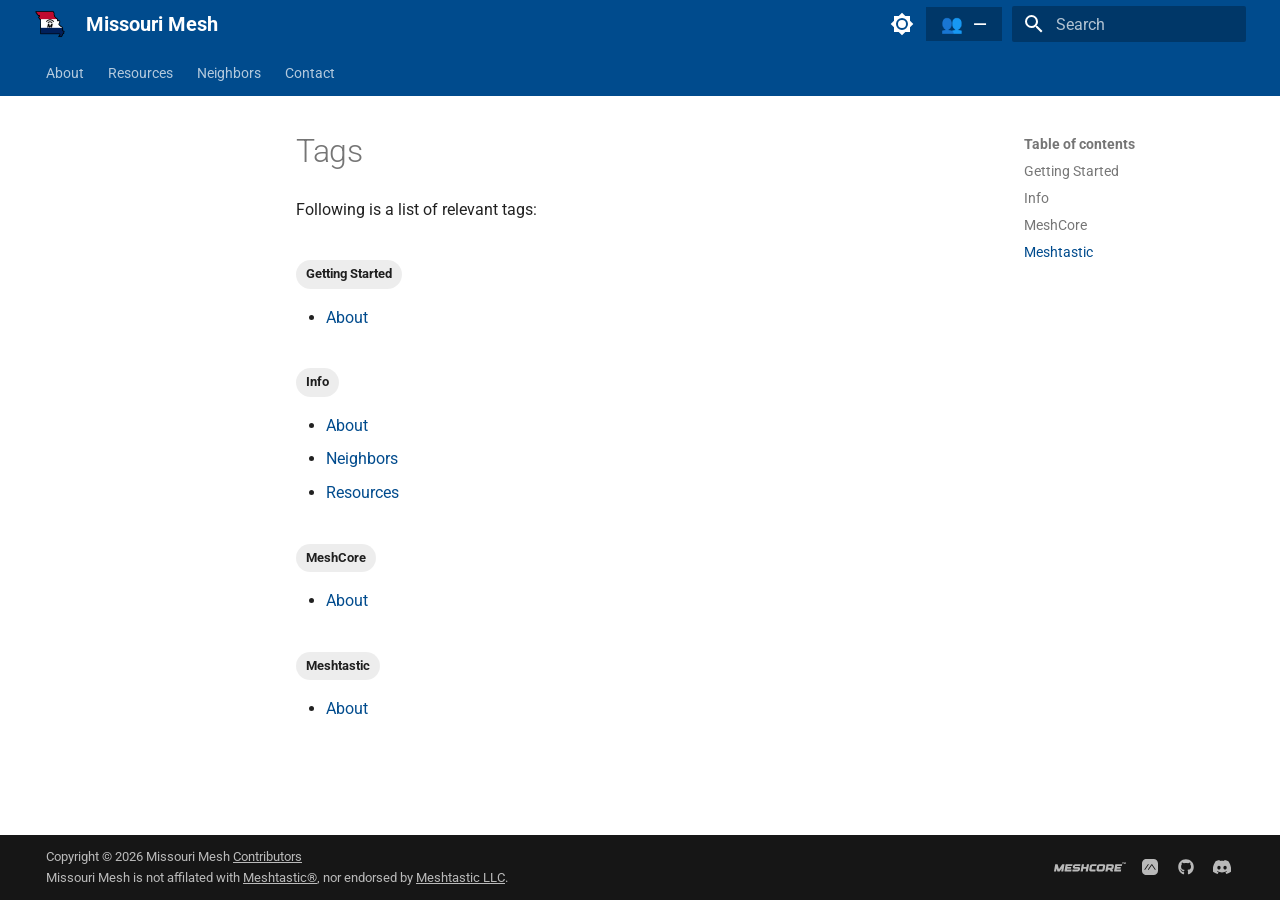
<file: tags/index.html>
<!DOCTYPE html><html lang="en" class="no-js"><head>
    
      <meta charset="utf-8">
      <meta name="viewport" content="width=device-width,initial-scale=1">
      
        <meta name="description" content="Join the local community of MeshCore, Meshtastic, and LoRa enthusiasts in the state of Missouri.">
      
      
      
        <link rel="canonical" href="https://missourimesh.org/tags/">
      
      
      
      
        
      
      
      <link rel="icon" href="../assets/images/logo.png">
      <meta name="generator" content="mkdocs-1.6.1, mkdocs-material-9.7.7">
    
    
      
        <title>Tags - Missouri Mesh</title>
      
    
    
      <link rel="stylesheet" href="../assets/stylesheets/main.ec1eaa64.min.css">
      
        
        <link rel="stylesheet" href="../assets/stylesheets/palette.ab4e12ef.min.css">
      
      


    
    
      
    
    
      
        
        
        <link rel="preconnect" href="https://fonts.gstatic.com" crossorigin="">
        <link rel="stylesheet" href="https://fonts.googleapis.com/css?family=Roboto:300,300i,400,400i,700,700i%7CRoboto+Mono:400,400i,700,700i&amp;display=fallback">
        <style>:root{--md-text-font:"Roboto";--md-code-font:"Roboto Mono"}</style>
      
    
    
      <link rel="stylesheet" href="../assets/stylesheets/extra.css">
    
      <link rel="stylesheet" href="../assets/stylesheets/user-count.css">
    
    <script>__md_scope=new URL("..",location),__md_hash=e=>[...e].reduce(((e,_)=>(e<<5)-e+_.charCodeAt(0)),0),__md_get=(e,_=localStorage,t=__md_scope)=>JSON.parse(_.getItem(t.pathname+"."+e)),__md_set=(e,_,t=localStorage,a=__md_scope)=>{try{t.setItem(a.pathname+"."+e,JSON.stringify(_))}catch(e){}}</script>
    
      

    
    
  <link href="../assets/stylesheets/glightbox.min.css" rel="stylesheet"><script src="../assets/javascripts/glightbox.min.js"></script><style id="glightbox-style">
            html.glightbox-open { overflow: initial; height: 100%; }
            .gslide-title { margin-top: 0px; user-select: text; }
            .gslide-desc { color: #666; user-select: text; }
            .gslide-image img { background: white; }
            .gscrollbar-fixer { padding-right: 15px; }
            .gdesc-inner { font-size: 0.75rem; }
            body[data-md-color-scheme="slate"] .gdesc-inner { background: var(--md-default-bg-color); }
            body[data-md-color-scheme="slate"] .gslide-title { color: var(--md-default-fg-color); }
            body[data-md-color-scheme="slate"] .gslide-desc { color: var(--md-default-fg-color); }
        </style></head>
  
  
    
    
      
    
    
    
    
    <body dir="ltr" data-md-color-scheme="default" data-md-color-primary="indigo" data-md-color-accent="indigo">
  
    
    <input class="md-toggle" data-md-toggle="drawer" type="checkbox" id="__drawer" autocomplete="off">
    <input class="md-toggle" data-md-toggle="search" type="checkbox" id="__search" autocomplete="off">
    <label class="md-overlay" for="__drawer"></label>
    <div data-md-component="skip">
      
        
        <a href="#tags" class="md-skip">
          Skip to content
        </a>
      
    </div>
    <div data-md-component="announce">
      
    </div>
    
    
      

<header class="md-header" data-md-component="header">
  <nav class="md-header__inner md-grid" aria-label="Header">
    <a href=".." title="Missouri Mesh" class="md-header__button md-logo" aria-label="Missouri Mesh" data-md-component="logo">
      
  <img src="../assets/images/logo.png" alt="logo">

    </a>
    <label class="md-header__button md-icon" for="__drawer">
      
      <svg xmlns="http://www.w3.org/2000/svg" viewBox="0 0 24 24"><path d="M3 6h18v2H3zm0 5h18v2H3zm0 5h18v2H3z"></path></svg>
    </label>
    <div class="md-header__title" data-md-component="header-title">
      <div class="md-header__ellipsis">
        <div class="md-header__topic">
          <span class="md-ellipsis">
            Missouri Mesh
          </span>
        </div>
        <div class="md-header__topic" data-md-component="header-topic">
          <span class="md-ellipsis">
            
              Tags
            
          </span>
        </div>
      </div>
    </div>
    
      
        <form class="md-header__option" data-md-component="palette">
  
    
    
    
    <input class="md-option" data-md-color-media="(prefers-color-scheme: light)" data-md-color-scheme="default" data-md-color-primary="indigo" data-md-color-accent="indigo" aria-label="Switch to dark mode" type="radio" name="__palette" id="__palette_0">
    
      <label class="md-header__button md-icon" title="Switch to dark mode" for="__palette_1" hidden="">
        <svg xmlns="http://www.w3.org/2000/svg" viewBox="0 0 24 24"><path d="M12 8a4 4 0 0 0-4 4 4 4 0 0 0 4 4 4 4 0 0 0 4-4 4 4 0 0 0-4-4m0 10a6 6 0 0 1-6-6 6 6 0 0 1 6-6 6 6 0 0 1 6 6 6 6 0 0 1-6 6m8-9.31V4h-4.69L12 .69 8.69 4H4v4.69L.69 12 4 15.31V20h4.69L12 23.31 15.31 20H20v-4.69L23.31 12z"></path></svg>
      </label>
    
  
    
    
    
    <input class="md-option" data-md-color-media="(prefers-color-scheme: dark)" data-md-color-scheme="slate" data-md-color-primary="black" data-md-color-accent="indigo" aria-label="Switch to light mode" type="radio" name="__palette" id="__palette_1">
    
      <label class="md-header__button md-icon" title="Switch to light mode" for="__palette_0" hidden="">
        <svg xmlns="http://www.w3.org/2000/svg" viewBox="0 0 24 24"><path d="M12 18c-.89 0-1.74-.2-2.5-.55C11.56 16.5 13 14.42 13 12s-1.44-4.5-3.5-5.45C10.26 6.2 11.11 6 12 6a6 6 0 0 1 6 6 6 6 0 0 1-6 6m8-9.31V4h-4.69L12 .69 8.69 4H4v4.69L.69 12 4 15.31V20h4.69L12 23.31 15.31 20H20v-4.69L23.31 12z"></path></svg>
      </label>
    
  
</form>
      
    
    
      <script>var palette=__md_get("__palette");if(palette&&palette.color){if("(prefers-color-scheme)"===palette.color.media){var media=matchMedia("(prefers-color-scheme: light)"),input=document.querySelector(media.matches?"[data-md-color-media='(prefers-color-scheme: light)']":"[data-md-color-media='(prefers-color-scheme: dark)']");palette.color.media=input.getAttribute("data-md-color-media"),palette.color.scheme=input.getAttribute("data-md-color-scheme"),palette.color.primary=input.getAttribute("data-md-color-primary"),palette.color.accent=input.getAttribute("data-md-color-accent")}for(var[key,value]of Object.entries(palette.color))document.body.setAttribute("data-md-color-"+key,value)}</script>
    
    
    
      
      
        <label class="md-header__button md-icon" for="__search">
          
          <svg xmlns="http://www.w3.org/2000/svg" viewBox="0 0 24 24"><path d="M9.5 3A6.5 6.5 0 0 1 16 9.5c0 1.61-.59 3.09-1.56 4.23l.27.27h.79l5 5-1.5 1.5-5-5v-.79l-.27-.27A6.52 6.52 0 0 1 9.5 16 6.5 6.5 0 0 1 3 9.5 6.5 6.5 0 0 1 9.5 3m0 2C7 5 5 7 5 9.5S7 14 9.5 14 14 12 14 9.5 12 5 9.5 5"></path></svg>
        </label>
        <div class="md-search" data-md-component="search" role="dialog">
  <label class="md-search__overlay" for="__search"></label>
  <div class="md-search__inner" role="search">
    <form class="md-search__form" name="search">
      <input type="text" class="md-search__input" name="query" aria-label="Search" placeholder="Search" autocapitalize="off" autocorrect="off" autocomplete="off" spellcheck="false" data-md-component="search-query" required="">
      <label class="md-search__icon md-icon" for="__search">
        
        <svg xmlns="http://www.w3.org/2000/svg" viewBox="0 0 24 24"><path d="M9.5 3A6.5 6.5 0 0 1 16 9.5c0 1.61-.59 3.09-1.56 4.23l.27.27h.79l5 5-1.5 1.5-5-5v-.79l-.27-.27A6.52 6.52 0 0 1 9.5 16 6.5 6.5 0 0 1 3 9.5 6.5 6.5 0 0 1 9.5 3m0 2C7 5 5 7 5 9.5S7 14 9.5 14 14 12 14 9.5 12 5 9.5 5"></path></svg>
        
        <svg xmlns="http://www.w3.org/2000/svg" viewBox="0 0 24 24"><path d="M20 11v2H8l5.5 5.5-1.42 1.42L4.16 12l7.92-7.92L13.5 5.5 8 11z"></path></svg>
      </label>
      <nav class="md-search__options" aria-label="Search">
        
          <a href="javascript:void(0)" class="md-search__icon md-icon" title="Share" aria-label="Share" data-clipboard="" data-clipboard-text="" data-md-component="search-share" tabindex="-1">
            
            <svg xmlns="http://www.w3.org/2000/svg" viewBox="0 0 24 24"><path d="M18 16.08c-.76 0-1.44.3-1.96.77L8.91 12.7c.05-.23.09-.46.09-.7s-.04-.47-.09-.7l7.05-4.11c.54.5 1.25.81 2.04.81a3 3 0 0 0 3-3 3 3 0 0 0-3-3 3 3 0 0 0-3 3c0 .24.04.47.09.7L8.04 9.81C7.5 9.31 6.79 9 6 9a3 3 0 0 0-3 3 3 3 0 0 0 3 3c.79 0 1.5-.31 2.04-.81l7.12 4.15c-.05.21-.08.43-.08.66 0 1.61 1.31 2.91 2.92 2.91s2.92-1.3 2.92-2.91A2.92 2.92 0 0 0 18 16.08"></path></svg>
          </a>
        
        <button type="reset" class="md-search__icon md-icon" title="Clear" aria-label="Clear" tabindex="-1">
          
          <svg xmlns="http://www.w3.org/2000/svg" viewBox="0 0 24 24"><path d="M19 6.41 17.59 5 12 10.59 6.41 5 5 6.41 10.59 12 5 17.59 6.41 19 12 13.41 17.59 19 19 17.59 13.41 12z"></path></svg>
        </button>
      </nav>
      
        <div class="md-search__suggest" data-md-component="search-suggest"></div>
      
    </form>
    <div class="md-search__output">
      <div class="md-search__scrollwrap" tabindex="0" data-md-scrollfix="">
        <div class="md-search-result" data-md-component="search-result">
          <div class="md-search-result__meta">
            Initializing search
          </div>
          <ol class="md-search-result__list" role="presentation"></ol>
        </div>
      </div>
    </div>
  </div>
</div>
      
    
    
  </nav>
  
</header>
    
    <div class="md-container" data-md-component="container">
      
      
        
          
            
<nav class="md-tabs" aria-label="Tabs" data-md-component="tabs">
  <div class="md-grid">
    <ul class="md-tabs__list">
      
        
  
  
  
  
    <li class="md-tabs__item">
      <a href="../about/" class="md-tabs__link">
        
  
  
    
  
  About

      </a>
    </li>
  

      
        
  
  
  
  
    <li class="md-tabs__item">
      <a href="../resources/" class="md-tabs__link">
        
  
  
    
  
  Resources

      </a>
    </li>
  

      
        
  
  
  
  
    <li class="md-tabs__item">
      <a href="../neighbors/" class="md-tabs__link">
        
  
  
    
  
  Neighbors

      </a>
    </li>
  

      
        
  
  
  
  
    <li class="md-tabs__item">
      <a href="../contact/" class="md-tabs__link">
        
  
  
    
  
  Contact

      </a>
    </li>
  

      
    </ul>
  </div>
</nav>
          
        
      
      <main class="md-main" data-md-component="main">
        <div class="md-main__inner md-grid">
          
            
              
              <div class="md-sidebar md-sidebar--primary" data-md-component="sidebar" data-md-type="navigation">
                <div class="md-sidebar__scrollwrap">
                  <div class="md-sidebar__inner">
                    


  


<nav class="md-nav md-nav--primary md-nav--lifted" aria-label="Navigation" data-md-level="0">
  <label class="md-nav__title" for="__drawer">
    <a href=".." title="Missouri Mesh" class="md-nav__button md-logo" aria-label="Missouri Mesh" data-md-component="logo">
      
  <img src="../assets/images/logo.png" alt="logo">

    </a>
    Missouri Mesh
  </label>
  
  <ul class="md-nav__list" data-md-scrollfix="">
    
      
      
  
  
  
  
    <li class="md-nav__item">
      <a href="../about/" class="md-nav__link">
        
  
  
  <span class="md-ellipsis">
    
  
    About
  

    
  </span>
  
  

      </a>
    </li>
  

    
      
      
  
  
  
  
    <li class="md-nav__item">
      <a href="../resources/" class="md-nav__link">
        
  
  
  <span class="md-ellipsis">
    
  
    Resources
  

    
  </span>
  
  

      </a>
    </li>
  

    
      
      
  
  
  
  
    <li class="md-nav__item">
      <a href="../neighbors/" class="md-nav__link">
        
  
  
  <span class="md-ellipsis">
    
  
    Neighbors
  

    
  </span>
  
  

      </a>
    </li>
  

    
      
      
  
  
  
  
    <li class="md-nav__item">
      <a href="../contact/" class="md-nav__link">
        
  
  
  <span class="md-ellipsis">
    
  
    Contact
  

    
  </span>
  
  

      </a>
    </li>
  

    
  </ul>
</nav>
                  </div>
                </div>
              </div>
            
            
              
              <div class="md-sidebar md-sidebar--secondary" data-md-component="sidebar" data-md-type="toc">
                <div class="md-sidebar__scrollwrap">
                  <div class="md-sidebar__inner">
                    

<nav class="md-nav md-nav--secondary" aria-label="Table of contents">
  
  
  
    
  
  
    <label class="md-nav__title" for="__toc">
      <span class="md-nav__icon md-icon"></span>
      Table of contents
    </label>
    <ul class="md-nav__list" data-md-component="toc" data-md-scrollfix="">
      
        <li class="md-nav__item">
  <a href="#tag:getting-started" class="md-nav__link">
    <span class="md-ellipsis">
      
        Getting Started
      
    </span>
  </a>
  
</li>
      
        <li class="md-nav__item">
  <a href="#tag:info" class="md-nav__link">
    <span class="md-ellipsis">
      
        Info
      
    </span>
  </a>
  
</li>
      
        <li class="md-nav__item">
  <a href="#tag:meshcore" class="md-nav__link">
    <span class="md-ellipsis">
      
        MeshCore
      
    </span>
  </a>
  
</li>
      
        <li class="md-nav__item">
  <a href="#tag:meshtastic" class="md-nav__link">
    <span class="md-ellipsis">
      
        Meshtastic
      
    </span>
  </a>
  
</li>
      
    </ul>
  
</nav>
                  </div>
                </div>
              </div>
            
          
          
            <div class="md-content" data-md-component="content">
              
                




              
              <article class="md-content__inner md-typeset">
                
                  



<h1 id="tags">Tags<a class="headerlink" href="#tags" title="Permanent link">¶</a></h1>
<p>Following is a list of relevant tags:</p>


  <h2 id="tag:getting-started">


<span class="md-tag">Getting Started</span><a class="headerlink" href="#tag:getting-started" title="Permanent link">¶</a></h2>
  <ul>
    
      <li>
        <a href="../about/">
          About
        </a>
      </li>
    
    
  </ul>



  <h2 id="tag:info">


<span class="md-tag">Info</span><a class="headerlink" href="#tag:info" title="Permanent link">¶</a></h2>
  <ul>
    
      <li>
        <a href="../about/">
          About
        </a>
      </li>
    
      <li>
        <a href="../neighbors/">
          Neighbors
        </a>
      </li>
    
      <li>
        <a href="../resources/">
          Resources
        </a>
      </li>
    
    
  </ul>



  <h2 id="tag:meshcore">


<span class="md-tag">MeshCore</span><a class="headerlink" href="#tag:meshcore" title="Permanent link">¶</a></h2>
  <ul>
    
      <li>
        <a href="../about/">
          About
        </a>
      </li>
    
    
  </ul>



  <h2 id="tag:meshtastic">


<span class="md-tag">Meshtastic</span><a class="headerlink" href="#tag:meshtastic" title="Permanent link">¶</a></h2>
  <ul>
    
      <li>
        <a href="../about/">
          About
        </a>
      </li>
    
    
  </ul>













                
              </article>
            </div>
          
          
  <script>var tabs=__md_get("__tabs");if(Array.isArray(tabs))e:for(var set of document.querySelectorAll(".tabbed-set")){var labels=set.querySelector(".tabbed-labels");for(var tab of tabs)for(var label of labels.getElementsByTagName("label"))if(label.innerText.trim()===tab){var input=document.getElementById(label.htmlFor);input.checked=!0;continue e}}</script>

<script>var target=document.getElementById(location.hash.slice(1));target&&target.name&&(target.checked=target.name.startsWith("__tabbed_"))</script>
        </div>
        
          <button type="button" class="md-top md-icon" data-md-component="top" hidden="">
  
  <svg xmlns="http://www.w3.org/2000/svg" viewBox="0 0 24 24"><path d="M13 20h-2V8l-5.5 5.5-1.42-1.42L12 4.16l7.92 7.92-1.42 1.42L13 8z"></path></svg>
  Back to top
</button>
        
      </main>
      
        <footer class="md-footer">
  
    
  
  <div class="md-footer-meta md-typeset">
    <div class="md-footer-meta__inner md-grid">
      <div class="md-copyright">
  
    <div class="md-copyright__highlight">
      Copyright © 2026 Missouri Mesh <u><a href="https://github.com/missourimesh/missourimesh.org">Contributors</a></u><br> <p style="margin:0">Missouri Mesh is not affilated with <u><a href="https://meshtastic.org" target="_blank" rel="noreferrer noopener">Meshtastic®</a></u>, nor endorsed by <u><a href="https://meshtastic.org/docs/legal/licensing-and-trademark" target="_blank" rel="noreferrer noopener">Meshtastic LLC</a></u>.</p>
    </div>
  
  
</div>
      
        
<div class="md-social">
  
    
    
    
    
    <a href="https://meshcore.io" target="_blank" rel="noopener" title="Check out the official MeshCore site!" class="md-social__link">
      <svg xmlns="http://www.w3.org/2000/svg" viewBox="0 0 139 18"><path d="M3.232,3.582C2.789,3.582 2.368,3.934 2.289,4.369L0.013,16.964C-0.066,17.399 0.229,17.751 0.671,17.751L3.087,17.751C3.529,17.751 3.951,17.399 4.03,16.964L4.935,11.951L6.592,17.293C6.672,17.572 6.923,17.751 7.235,17.751L10.434,17.751C10.746,17.751 11.062,17.572 11.243,17.293L14.835,11.925L13.924,16.964C13.844,17.399 14.14,17.751 14.583,17.751L16.998,17.751C17.44,17.751 17.862,17.399 17.941,16.964L20.217,4.369C20.298,3.934 20.002,3.582 19.56,3.582L16.46,3.582C16.147,3.582 15.831,3.761 15.65,4.04L9.76,12.872C9.668,13.013 9.446,12.975 9.397,12.81L6.976,4.04C6.895,3.761 6.645,3.582 6.332,3.582L3.232,3.582Z"></path><path d="M20.853,17.751L32.797,17.751C33.063,17.751 33.317,17.538 33.364,17.278L33.863,14.504C33.91,14.242 33.733,14.031 33.467,14.031L25.166,14.031C25.077,14.031 25.019,13.96 25.034,13.873L25.281,12.508C25.296,12.421 25.38,12.35 25.469,12.35L32.146,12.35C32.411,12.35 32.665,12.137 32.712,11.877L33.157,9.421C33.204,9.159 33.027,8.949 32.761,8.949L26.085,8.949C25.996,8.949 25.938,8.877 25.953,8.79L26.216,7.328C26.232,7.241 26.316,7.17 26.405,7.17L34.706,7.17C34.971,7.17 35.226,6.957 35.272,6.695L35.756,4.021C35.804,3.761 35.627,3.548 35.361,3.548L23.417,3.548C22.975,3.548 22.551,3.902 22.473,4.337L20.191,16.962C20.114,17.397 20.409,17.751 20.853,17.751Z"></path><path d="M45.291,17.749L45.291,17.751L45.705,17.751C47.783,17.751 49.767,16.095 50.136,14.052L50.375,12.727C50.744,10.685 49.359,9.029 47.28,9.029L40.882,9.029C40.617,9.029 40.44,8.818 40.487,8.556L40.649,7.664C40.696,7.402 40.95,7.191 41.215,7.191L49.87,7.191C50.313,7.191 50.735,6.839 50.814,6.404L51.183,4.368C51.262,3.931 50.966,3.579 50.523,3.579L41.063,3.579C38.985,3.579 37,5.235 36.631,7.278L36.37,8.723C36.001,10.767 37.386,12.422 39.465,12.422L45.863,12.422C46.128,12.422 46.305,12.633 46.258,12.895L46.138,13.565C46.091,13.826 45.837,14.037 45.571,14.037L36.675,14.037C36.233,14.037 35.811,14.389 35.732,14.824L35.346,16.962C35.267,17.397 35.562,17.749 36.005,17.749L45.291,17.749Z"></path><path d="M67.068,3.575L64.393,3.575C63.951,3.575 63.529,3.927 63.45,4.361L62.654,8.766C62.639,8.853 62.554,8.923 62.466,8.923L57.282,8.923C57.193,8.923 57.135,8.853 57.15,8.766L57.946,4.361C58.023,3.927 57.73,3.575 57.287,3.575L54.613,3.575C54.17,3.575 53.748,3.927 53.669,4.361L51.392,16.964C51.313,17.399 51.608,17.751 52.05,17.751L54.725,17.751C55.168,17.751 55.589,17.399 55.668,16.964L56.48,12.478C56.495,12.392 56.58,12.32 56.668,12.32L61.852,12.32C61.941,12.32 61.999,12.39 61.984,12.478L61.174,16.964C61.096,17.399 61.391,17.751 61.834,17.751L64.508,17.751C64.951,17.751 65.372,17.399 65.451,16.964L67.729,4.361C67.804,3.927 67.511,3.575 67.068,3.575Z"></path><path d="M71.102,17.751L78.96,17.751C79.402,17.751 79.824,17.399 79.903,16.964L80.288,14.824C80.367,14.389 80.072,14.037 79.629,14.037L72.808,14.037C72.542,14.037 72.365,13.826 72.412,13.565L73.48,7.686C73.527,7.426 73.781,7.213 74.045,7.213L80.866,7.213C81.309,7.213 81.73,6.861 81.81,6.427L82.188,4.335C82.267,3.9 81.971,3.548 81.529,3.548L73.691,3.548C71.618,3.548 69.638,5.197 69.265,7.234L68.011,14.046C67.639,16.091 69.022,17.751 71.102,17.751Z"></path><path d="M95.833,3.529L87.654,3.529C85.576,3.529 83.592,5.186 83.223,7.228L81.99,14.052C81.621,16.094 83.006,17.751 85.084,17.751L93.263,17.751C95.341,17.751 97.326,16.095 97.695,14.052L98.928,7.228C99.297,5.186 97.911,3.529 95.833,3.529ZM93.488,13.567C93.44,13.828 93.186,14.039 92.921,14.039L86.762,14.039C86.496,14.039 86.319,13.828 86.366,13.567L87.434,7.663C87.481,7.402 87.735,7.191 88,7.191L94.157,7.191C94.423,7.191 94.6,7.402 94.553,7.663L93.488,13.567Z"></path><path d="M99.884,17.751L102.557,17.751C102.999,17.751 103.421,17.399 103.5,16.965L103.973,14.348C103.988,14.261 104.073,14.19 104.161,14.19L107.397,14.186C107.557,14.186 107.69,14.265 107.756,14.395L109.281,17.37C109.458,17.722 109.78,17.764 110.751,17.749C111.32,17.756 112.184,17.713 113.577,17.713C114.025,17.713 114.3,17.244 114.079,16.853L112.413,13.953C112.37,13.876 112.417,13.772 112.509,13.727C113.795,13.102 114.814,11.889 115.068,10.487L115.649,7.262C116.02,5.218 114.635,3.562 112.557,3.562L102.448,3.562C102.006,3.562 101.584,3.914 101.505,4.349L99.225,16.964C99.146,17.399 99.442,17.751 99.884,17.751ZM105.255,7.268C105.27,7.181 105.354,7.11 105.443,7.11L110.674,7.11C111.069,7.11 111.331,7.424 111.261,7.812L110.877,9.933C110.806,10.319 110.431,10.634 110.038,10.634L104.806,10.634C104.718,10.634 104.66,10.564 104.675,10.475L105.255,7.268Z"></path><path d="M116.642,17.751L128.586,17.751C128.851,17.751 129.105,17.538 129.152,17.278L129.651,14.504C129.698,14.242 129.521,14.031 129.256,14.031L120.955,14.031C120.866,14.031 120.808,13.96 120.823,13.873L121.069,12.508C121.084,12.421 121.169,12.35 121.257,12.35L127.934,12.35C128.2,12.35 128.454,12.137 128.501,11.877L128.945,9.421C128.992,9.159 128.815,8.949 128.55,8.949L121.873,8.949C121.785,8.949 121.726,8.877 121.741,8.79L122.005,7.328C122.02,7.241 122.105,7.17 122.193,7.17L130.495,7.17C130.76,7.17 131.014,6.957 131.061,6.695L131.545,4.021C131.592,3.761 131.415,3.548 131.15,3.548L119.206,3.548C118.763,3.548 118.34,3.902 118.261,4.337L115.98,16.962C115.902,17.397 116.198,17.751 116.642,17.751Z"></path><path d="M134.674,0L132.059,0C131.965,0 131.877,0.074 131.86,0.166L131.783,0.594C131.766,0.686 131.828,0.76 131.921,0.76L132.745,0.76C132.764,0.76 132.776,0.775 132.773,0.793L132.406,2.819C132.39,2.91 132.452,2.984 132.545,2.984L133.108,2.984C133.201,2.984 133.29,2.91 133.307,2.819L133.673,0.793C133.676,0.775 133.694,0.76 133.713,0.76L134.536,0.76C134.629,0.76 134.718,0.686 134.735,0.594L134.812,0.166C134.828,0.074 134.767,0 134.674,0Z"></path><path d="M135.278,0.002C135.185,0.002 135.096,0.076 135.079,0.167L134.6,2.819C134.583,2.91 134.646,2.984 134.739,2.984L135.247,2.984C135.34,2.984 135.429,2.91 135.446,2.819L135.636,1.763L135.985,2.888C136.002,2.947 136.055,2.984 136.121,2.984L136.794,2.984C136.86,2.984 136.926,2.947 136.964,2.888L137.72,1.758L137.528,2.819C137.512,2.91 137.574,2.984 137.667,2.984L138.176,2.984C138.269,2.984 138.358,2.91 138.374,2.819L138.853,0.167C138.87,0.076 138.808,0.002 138.715,0.002L138.062,0.002C137.997,0.002 137.93,0.039 137.892,0.098L136.652,1.957C136.633,1.987 136.586,1.979 136.575,1.944L136.066,0.098C136.049,0.039 135.996,0.002 135.93,0.002L135.278,0.002Z"></path></svg>
    </a>
  
    
    
    
    
    <a href="https://meshtastic.org" target="_blank" rel="noopener" title="Check out the official Meshtastic site!" class="md-social__link">
      <svg xmlns="http://www.w3.org/2000/svg" viewBox="0 0 512 512"><path d="M140,0L372,0C448.802,-0 512,63.198 512,140L512,372C512,448.802 448.802,512 372,512L140,512C102.884,512 67.25,497.24 41.005,470.995C14.76,444.75 0,409.116 0,372L0,140C0,102.884 14.76,67.25 41.005,41.005C67.25,14.76 102.884,-0 140,0ZM95.229,352.692L216.707,174.55L194.771,159.592L73.293,337.734L95.229,352.692ZM313.629,200.824L417.293,352.262L439.083,337.346L324.501,169.963C322.038,166.363 317.957,164.213 313.595,164.217C309.235,164.222 305.155,166.379 302.699,169.982L188.383,337.628L210.199,352.505L313.629,200.824Z"></path></svg>
    </a>
  
    
    
    
    
    <a href="https://github.com/missourimesh/missourimesh.org" target="_blank" rel="noopener" title="Contribute to the github!" class="md-social__link">
      <svg xmlns="http://www.w3.org/2000/svg" viewBox="0 0 512 512"><!--! Font Awesome Free 7.1.0 by @fontawesome - https://fontawesome.com License - https://fontawesome.com/license/free (Icons: CC BY 4.0, Fonts: SIL OFL 1.1, Code: MIT License) Copyright 2025 Fonticons, Inc.--><path d="M173.9 397.4c0 2-2.3 3.6-5.2 3.6-3.3.3-5.6-1.3-5.6-3.6 0-2 2.3-3.6 5.2-3.6 3-.3 5.6 1.3 5.6 3.6m-31.1-4.5c-.7 2 1.3 4.3 4.3 4.9 2.6 1 5.6 0 6.2-2s-1.3-4.3-4.3-5.2c-2.6-.7-5.5.3-6.2 2.3m44.2-1.7c-2.9.7-4.9 2.6-4.6 4.9.3 2 2.9 3.3 5.9 2.6 2.9-.7 4.9-2.6 4.6-4.6-.3-1.9-3-3.2-5.9-2.9M252.8 8C114.1 8 8 113.3 8 252c0 110.9 69.8 205.8 169.5 239.2 12.8 2.3 17.3-5.6 17.3-12.1 0-6.2-.3-40.4-.3-61.4 0 0-70 15-84.7-29.8 0 0-11.4-29.1-27.8-36.6 0 0-22.9-15.7 1.6-15.4 0 0 24.9 2 38.6 25.8 21.9 38.6 58.6 27.5 72.9 20.9 2.3-16 8.8-27.1 16-33.7-55.9-6.2-112.3-14.3-112.3-110.5 0-27.5 7.6-41.3 23.6-58.9-2.6-6.5-11.1-33.3 2.6-67.9 20.9-6.5 69 27 69 27 20-5.6 41.5-8.5 62.8-8.5s42.8 2.9 62.8 8.5c0 0 48.1-33.6 69-27 13.7 34.7 5.2 61.4 2.6 67.9 16 17.7 25.8 31.5 25.8 58.9 0 96.5-58.9 104.2-114.8 110.5 9.2 7.9 17 22.9 17 46.4 0 33.7-.3 75.4-.3 83.6 0 6.5 4.6 14.4 17.3 12.1C436.2 457.8 504 362.9 504 252 504 113.3 391.5 8 252.8 8M105.2 352.9c-1.3 1-1 3.3.7 5.2 1.6 1.6 3.9 2.3 5.2 1 1.3-1 1-3.3-.7-5.2-1.6-1.6-3.9-2.3-5.2-1m-10.8-8.1c-.7 1.3.3 2.9 2.3 3.9 1.6 1 3.6.7 4.3-.7.7-1.3-.3-2.9-2.3-3.9-2-.6-3.6-.3-4.3.7m32.4 35.6c-1.6 1.3-1 4.3 1.3 6.2 2.3 2.3 5.2 2.6 6.5 1 1.3-1.3.7-4.3-1.3-6.2-2.2-2.3-5.2-2.6-6.5-1m-11.4-14.7c-1.6 1-1.6 3.6 0 5.9s4.3 3.3 5.6 2.3c1.6-1.3 1.6-3.9 0-6.2-1.4-2.3-4-3.3-5.6-2"></path></svg>
    </a>
  
    
    
    
    
    <a href="https://missourimesh.org/discord" target="_blank" rel="noopener" title="Join the discord!" class="md-social__link">
      <svg xmlns="http://www.w3.org/2000/svg" viewBox="0 0 576 512"><!--! Font Awesome Free 7.1.0 by @fontawesome - https://fontawesome.com License - https://fontawesome.com/license/free (Icons: CC BY 4.0, Fonts: SIL OFL 1.1, Code: MIT License) Copyright 2025 Fonticons, Inc.--><path d="M492.5 69.8c-.2-.3-.4-.6-.8-.7-38.1-17.5-78.4-30-119.7-37.1-.4-.1-.8 0-1.1.1s-.6.4-.8.8c-5.5 9.9-10.5 20.2-14.9 30.6-44.6-6.8-89.9-6.8-134.4 0-4.5-10.5-9.5-20.7-15.1-30.6-.2-.3-.5-.6-.8-.8s-.7-.2-1.1-.2C162.5 39 122.2 51.5 84.1 69c-.3.1-.6.4-.8.7C7.1 183.5-13.8 294.6-3.6 404.2c0 .3.1.5.2.8s.3.4.5.6c44.4 32.9 94 58 146.8 74.2.4.1.8.1 1.1 0s.7-.4.9-.7c11.3-15.4 21.4-31.8 30-48.8.1-.2.2-.5.2-.8s0-.5-.1-.8-.2-.5-.4-.6-.4-.3-.7-.4c-15.8-6.1-31.2-13.4-45.9-21.9-.3-.2-.5-.4-.7-.6s-.3-.6-.3-.9 0-.6.2-.9.3-.5.6-.7c3.1-2.3 6.2-4.7 9.1-7.1.3-.2.6-.4.9-.4s.7 0 1 .1c96.2 43.9 200.4 43.9 295.5 0 .3-.1.7-.2 1-.2s.7.2.9.4c2.9 2.4 6 4.9 9.1 7.2.2.2.4.4.6.7s.2.6.2.9-.1.6-.3.9-.4.5-.6.6c-14.7 8.6-30 15.9-45.9 21.8-.2.1-.5.2-.7.4s-.3.4-.4.7-.1.5-.1.8.1.5.2.8c8.8 17 18.8 33.3 30 48.8.2.3.6.6.9.7s.8.1 1.1 0c52.9-16.2 102.6-41.3 147.1-74.2.2-.2.4-.4.5-.6s.2-.5.2-.8c12.3-126.8-20.5-236.9-86.9-334.5zm-302 267.7c-29 0-52.8-26.6-52.8-59.2s23.4-59.2 52.8-59.2c29.7 0 53.3 26.8 52.8 59.2 0 32.7-23.4 59.2-52.8 59.2m195.4 0c-29 0-52.8-26.6-52.8-59.2s23.4-59.2 52.8-59.2c29.7 0 53.3 26.8 52.8 59.2 0 32.7-23.2 59.2-52.8 59.2"></path></svg>
    </a>
  
</div>
      
    </div>
  </div>
</footer>
      
    </div>
    <div class="md-dialog" data-md-component="dialog">
      <div class="md-dialog__inner md-typeset"></div>
    </div>
    
    
    
      
      
      <script id="__config" type="application/json">{"annotate": null, "base": "..", "features": ["announce.dismiss", "content.code.copy", "content.tabs.link", "content.tooltips", "navigation.tabs", "navigation.path", "navigation.section", "navigation.path", "navigation.indexes", "navigation.top", "navigation.footer", "search.suggest", "search.share"], "search": "../assets/javascripts/workers/search.2c215733.min.js", "tags": null, "translations": {"clipboard.copied": "Copied to clipboard", "clipboard.copy": "Copy to clipboard", "search.result.more.one": "1 more on this page", "search.result.more.other": "# more on this page", "search.result.none": "No matching documents", "search.result.one": "1 matching document", "search.result.other": "# matching documents", "search.result.placeholder": "Type to start searching", "search.result.term.missing": "Missing", "select.version": "Select version"}, "version": null}</script>
    
    
      <script src="../assets/javascripts/bundle.d7400e89.min.js"></script>
      
        <script src="../assets/javascripts/user-count.js"></script>
      
    
  
<script id="init-glightbox">const lightbox = GLightbox({"touchNavigation": true, "loop": false, "zoomable": true, "draggable": true, "openEffect": "zoom", "closeEffect": "zoom", "slideEffect": "slide"});
document$.subscribe(()=>{ lightbox.reload(); });
</script></body></html>
</file>
<file: assets/stylesheets/extra.css>
[data-md-color-primary=indigo] {
    --md-primary-fg-color: #004B8D;
    --md-accent-fg-color: #006dcc;
}
.md-main__inner.md-grid {
    margin-top: 0.75rem;
}
.md-content__inner.md-typeset {
    margin-bottom: 2.5em;
}
.glightbox img {
    border-radius: 10px;
    margin-top: 0.5rem;
}
.headerlink {
    display: inline !important;
}
.md-typeset figcaption {
    margin-top: -0.5em;
    margin-bottom: 0.25em;
}
.md-typeset h1 {
    margin-bottom: 0.75em;
}
.md-typeset h2 {
    margin-top: 1.2em;
}
.md-header__button.md-logo {
    margin: 0;
    padding: 0;
}
.md-header__button.md-logo img, .md-header__button.md-logo svg {
    height: 1.6rem;
    width: 1.6rem;
}
.md-header__title {
    font-size: 1rem;
}
html {
    overscroll-behavior-y: none;
}
.md-typeset .top {
    vertical-align: top;
}
.grid.cards {
  grid-template-columns: repeat(auto-fit, minmax(min(100%, 20rem), 1fr));
}
.grid.cards.small {
  grid-template-columns: repeat(auto-fit, minmax(min(100%, 16rem), 1fr));
}
a[href="https://meshcore.io"].md-social__link {
    width: 5em;
    padding: 0 0.25em;
    display: flex;
    align-items: center;
}
a[href="https://reticulum.network"].md-social__link {
    width: 3em;
    padding: 0 0.25em;
    display: flex;
    align-items: center;
}
.md-social__link svg {
    height: 100%;
}

/* Smooth fade between light/dark mode */
body,
[data-md-color-scheme] {
  transition: background-color 0.4s ease, color 0.4s ease;
}

/* Catch the header, sidebar, cards, code blocks, etc. */
.md-header,
.md-tabs,
.md-sidebar,
.md-content,
.md-footer,
.md-typeset code,
.md-typeset pre,
.md-nav,
.md-search__form {
  transition: background-color 0.4s ease, color 0.4s ease, border-color 0.4s ease;
}

/* Respect users who've asked for reduced motion */
@media (prefers-reduced-motion: reduce) {
  body,
  [data-md-color-scheme],
  .md-header,
  .md-tabs,
  .md-sidebar,
  .md-content,
  .md-footer,
  .md-typeset code,
  .md-typeset pre,
  .md-nav,
  .md-search__form {
    transition: none;
  }
}
</file>
<file: assets/stylesheets/user-count.css>
#live-user-count {
    margin-right: 1em;
}

.md-header__user-count-wrapper {
    display: flex;
    align-items: center;
    margin: 0 0.5rem;
}

.md-header__user-count-badge {
    display: flex;
    align-items: center;
    gap: 0.5rem;
    padding: 0.35rem 0.75rem;
    background-color: #00000042;
    font-size: 0.875rem;
    font-weight: 500;
    transition: all 0.2s ease;
    white-space: nowrap;
}

.md-header__user-count-badge.md-header__user-count-error {
    opacity: 0.6;
    cursor: help;
}

.md-header__user-count-icon {
    display: inline-block;
    font-size: 1rem;
    line-height: 1;
}

.md-header__user-count-text {
    display: inline;
}

/* Responsive adjustments for mobile */
@media (max-width: 768px) {
    .md-header__user-count-wrapper {
        margin: 0 0.25rem;
    }

    .md-header__user-count-badge {
        padding: 0.3rem 0.6rem;
        font-size: 0.8rem;
        gap: 0.35rem;
    }

    .md-header__user-count-icon {
        font-size: 0.9rem;
    }
}
</file>
<file: assets/stylesheets/main.ec1eaa64.min.css>
@charset "UTF-8";html{-webkit-text-size-adjust:none;-moz-text-size-adjust:none;text-size-adjust:none;box-sizing:border-box}*,:after,:before{box-sizing:inherit}@media (prefers-reduced-motion){*,:after,:before{transition:none!important}}body{margin:0}a,button,input,label{-webkit-tap-highlight-color:transparent}a{color:inherit;text-decoration:none}hr{border:0;box-sizing:initial;display:block;height:.05rem;overflow:visible;padding:0}small{font-size:80%}sub,sup{line-height:1em}img{border-style:none}table{border-collapse:initial;border-spacing:0}td,th{font-weight:400;vertical-align:top}button{background:#0000;border:0;font-family:inherit;font-size:inherit;margin:0;padding:0}input{border:0;outline:none}:root{--md-primary-fg-color:#4051b5;--md-primary-fg-color--light:#5d6cc0;--md-primary-fg-color--dark:#303fa1;--md-primary-bg-color:#fff;--md-primary-bg-color--light:#ffffffb3;--md-accent-fg-color:#526cfe;--md-accent-fg-color--transparent:#526cfe1a;--md-accent-bg-color:#fff;--md-accent-bg-color--light:#ffffffb3}[data-md-color-scheme=default]{color-scheme:light}[data-md-color-scheme=default] img[src$="#gh-dark-mode-only"],[data-md-color-scheme=default] img[src$="#only-dark"]{display:none}:root,[data-md-color-scheme=default]{--md-hue:225deg;--md-default-fg-color:#000000de;--md-default-fg-color--light:#0000008a;--md-default-fg-color--lighter:#00000052;--md-default-fg-color--lightest:#00000012;--md-default-bg-color:#fff;--md-default-bg-color--light:#ffffffb3;--md-default-bg-color--lighter:#ffffff4d;--md-default-bg-color--lightest:#ffffff1f;--md-code-fg-color:#36464e;--md-code-bg-color:#f5f5f5;--md-code-bg-color--light:#f5f5f5b3;--md-code-bg-color--lighter:#f5f5f54d;--md-code-hl-color:#4287ff;--md-code-hl-color--light:#4287ff1a;--md-code-hl-number-color:#d52a2a;--md-code-hl-special-color:#db1457;--md-code-hl-function-color:#a846b9;--md-code-hl-constant-color:#6e59d9;--md-code-hl-keyword-color:#3f6ec6;--md-code-hl-string-color:#1c7d4d;--md-code-hl-name-color:var(--md-code-fg-color);--md-code-hl-operator-color:var(--md-default-fg-color--light);--md-code-hl-punctuation-color:var(--md-default-fg-color--light);--md-code-hl-comment-color:var(--md-default-fg-color--light);--md-code-hl-generic-color:var(--md-default-fg-color--light);--md-code-hl-variable-color:var(--md-default-fg-color--light);--md-typeset-color:var(--md-default-fg-color);--md-typeset-a-color:var(--md-primary-fg-color);--md-typeset-del-color:#f5503d26;--md-typeset-ins-color:#0bd57026;--md-typeset-kbd-color:#fafafa;--md-typeset-kbd-accent-color:#fff;--md-typeset-kbd-border-color:#b8b8b8;--md-typeset-mark-color:#ffff0080;--md-typeset-table-color:#0000001f;--md-typeset-table-color--light:rgba(0,0,0,.035);--md-admonition-fg-color:var(--md-default-fg-color);--md-admonition-bg-color:var(--md-default-bg-color);--md-warning-fg-color:#000000de;--md-warning-bg-color:#ff9;--md-footer-fg-color:#fff;--md-footer-fg-color--light:#ffffffb3;--md-footer-fg-color--lighter:#ffffff73;--md-footer-bg-color:#000000de;--md-footer-bg-color--dark:#00000052;--md-shadow-z1:0 0.2rem 0.5rem #0000000d,0 0 0.05rem #0000001a;--md-shadow-z2:0 0.2rem 0.5rem #0000001a,0 0 0.05rem #00000040;--md-shadow-z3:0 0.2rem 0.5rem #0003,0 0 0.05rem #00000059}.md-icon svg{fill:currentcolor;display:block;height:1.2rem;width:1.2rem}body{-webkit-font-smoothing:antialiased;-moz-osx-font-smoothing:grayscale;--md-text-font-family:var(--md-text-font,_),-apple-system,BlinkMacSystemFont,Helvetica,Arial,sans-serif;--md-code-font-family:var(--md-code-font,_),SFMono-Regular,Consolas,Menlo,monospace}aside,body,input{font-feature-settings:"kern","liga";color:var(--md-typeset-color);font-family:var(--md-text-font-family)}code,kbd,pre{font-feature-settings:"kern";font-family:var(--md-code-font-family)}:root{--md-typeset-table-sort-icon:url('data:image/svg+xml;charset=utf-8,<svg xmlns="http://www.w3.org/2000/svg" viewBox="0 0 24 24"><path d="m18 21-4-4h3V7h-3l4-4 4 4h-3v10h3M2 19v-2h10v2M2 13v-2h7v2M2 7V5h4v2z"/></svg>');--md-typeset-table-sort-icon--asc:url('data:image/svg+xml;charset=utf-8,<svg xmlns="http://www.w3.org/2000/svg" viewBox="0 0 24 24"><path d="M19 17h3l-4 4-4-4h3V3h2M2 17h10v2H2M6 5v2H2V5m0 6h7v2H2z"/></svg>');--md-typeset-table-sort-icon--desc:url('data:image/svg+xml;charset=utf-8,<svg xmlns="http://www.w3.org/2000/svg" viewBox="0 0 24 24"><path d="M19 7h3l-4-4-4 4h3v14h2M2 17h10v2H2M6 5v2H2V5m0 6h7v2H2z"/></svg>')}.md-typeset{-webkit-print-color-adjust:exact;color-adjust:exact;font-size:.8rem;line-height:1.6;overflow-wrap:break-word}@media print{.md-typeset{font-size:.68rem}}.md-typeset blockquote,.md-typeset dl,.md-typeset figure,.md-typeset ol,.md-typeset pre,.md-typeset ul{margin-bottom:1em;margin-top:1em}.md-typeset h1{color:var(--md-default-fg-color--light);font-size:2em;line-height:1.3;margin:0 0 1.25em}.md-typeset h1,.md-typeset h2{font-weight:300;letter-spacing:-.01em}.md-typeset h2{font-size:1.5625em;line-height:1.4;margin:1.6em 0 .64em}.md-typeset h3{font-size:1.25em;font-weight:400;letter-spacing:-.01em;line-height:1.5;margin:1.6em 0 .8em}.md-typeset h2+h3{margin-top:.8em}.md-typeset h4{font-weight:700;letter-spacing:-.01em;margin:1em 0}.md-typeset h5,.md-typeset h6{color:var(--md-default-fg-color--light);font-size:.8em;font-weight:700;letter-spacing:-.01em;margin:1.25em 0}.md-typeset h5{text-transform:uppercase}.md-typeset h5 code{text-transform:none}.md-typeset hr{border-bottom:.05rem solid var(--md-default-fg-color--lightest);display:flow-root;margin:1.5em 0}.md-typeset a{color:var(--md-typeset-a-color);word-break:break-word}.md-typeset a,.md-typeset a:before{transition:color 125ms}.md-typeset a:focus,.md-typeset a:hover{color:var(--md-accent-fg-color)}.md-typeset a:focus code,.md-typeset a:hover code{background-color:var(--md-accent-fg-color--transparent);color:var(--md-accent-fg-color)}.md-typeset a code{color:var(--md-typeset-a-color)}.md-typeset a.focus-visible{outline-color:var(--md-accent-fg-color);outline-offset:.2rem}.md-typeset code,.md-typeset kbd,.md-typeset pre{color:var(--md-code-fg-color);direction:ltr;font-variant-ligatures:none;transition:background-color 125ms}@media print{.md-typeset code,.md-typeset kbd,.md-typeset pre{white-space:pre-wrap}}.md-typeset code{background-color:var(--md-code-bg-color);border-radius:.1rem;-webkit-box-decoration-break:clone;box-decoration-break:clone;font-size:.85em;padding:0 .2941176471em;transition:color 125ms,background-color 125ms;word-break:break-word}.md-typeset code:not(.focus-visible){-webkit-tap-highlight-color:transparent;outline:none}.md-typeset pre{display:flow-root;line-height:1.4;position:relative}.md-typeset pre>code{-webkit-box-decoration-break:slice;box-decoration-break:slice;box-shadow:none;display:block;margin:0;outline-color:var(--md-accent-fg-color);overflow:auto;padding:.7720588235em 1.1764705882em;scrollbar-color:var(--md-default-fg-color--lighter) #0000;scrollbar-width:thin;touch-action:auto;word-break:normal}.md-typeset pre>code:hover{scrollbar-color:var(--md-accent-fg-color) #0000}.md-typeset pre>code::-webkit-scrollbar{height:.2rem;width:.2rem}.md-typeset pre>code::-webkit-scrollbar-thumb{background-color:var(--md-default-fg-color--lighter)}.md-typeset pre>code::-webkit-scrollbar-thumb:hover{background-color:var(--md-accent-fg-color)}.md-typeset kbd{background-color:var(--md-typeset-kbd-color);border-radius:.1rem;box-shadow:0 .1rem 0 .05rem var(--md-typeset-kbd-border-color),0 .1rem 0 var(--md-typeset-kbd-border-color),0 -.1rem .2rem var(--md-typeset-kbd-accent-color) inset;color:var(--md-default-fg-color);display:inline-block;font-size:.75em;padding:0 .6666666667em;vertical-align:text-top;word-break:break-word}.md-typeset mark{background-color:var(--md-typeset-mark-color);-webkit-box-decoration-break:clone;box-decoration-break:clone;color:inherit;word-break:break-word}.md-typeset abbr{cursor:help;text-decoration:none}.md-typeset [data-preview],.md-typeset abbr{border-bottom:.05rem dotted var(--md-default-fg-color--light)}.md-typeset small{opacity:.75}[dir=ltr] .md-typeset sub,[dir=ltr] .md-typeset sup{margin-left:.078125em}[dir=rtl] .md-typeset sub,[dir=rtl] .md-typeset sup{margin-right:.078125em}[dir=ltr] .md-typeset blockquote{padding-left:.6rem}[dir=rtl] .md-typeset blockquote{padding-right:.6rem}[dir=ltr] .md-typeset blockquote{border-left:.2rem solid var(--md-default-fg-color--lighter)}[dir=rtl] .md-typeset blockquote{border-right:.2rem solid var(--md-default-fg-color--lighter)}.md-typeset blockquote{color:var(--md-default-fg-color--light);margin-left:0;margin-right:0}.md-typeset ul{list-style-type:disc}.md-typeset ul[type]{list-style-type:revert-layer}[dir=ltr] .md-typeset ol,[dir=ltr] .md-typeset ul{margin-left:.625em}[dir=rtl] .md-typeset ol,[dir=rtl] .md-typeset ul{margin-right:.625em}.md-typeset ol,.md-typeset ul{padding:0}.md-typeset ol:not([hidden]),.md-typeset ul:not([hidden]){display:flow-root}.md-typeset ol ol,.md-typeset ul ol{list-style-type:lower-alpha}.md-typeset ol ol ol,.md-typeset ul ol ol{list-style-type:lower-roman}.md-typeset ol ol ol ol,.md-typeset ul ol ol ol{list-style-type:upper-alpha}.md-typeset ol ol ol ol ol,.md-typeset ul ol ol ol ol{list-style-type:upper-roman}.md-typeset ol[type],.md-typeset ul[type]{list-style-type:revert-layer}[dir=ltr] .md-typeset ol li,[dir=ltr] .md-typeset ul li{margin-left:1.25em}[dir=rtl] .md-typeset ol li,[dir=rtl] .md-typeset ul li{margin-right:1.25em}.md-typeset ol li,.md-typeset ul li{margin-bottom:.5em}.md-typeset ol li blockquote,.md-typeset ol li p,.md-typeset ul li blockquote,.md-typeset ul li p{margin:.5em 0}.md-typeset ol li:last-child,.md-typeset ul li:last-child{margin-bottom:0}[dir=ltr] .md-typeset ol li ol,[dir=ltr] .md-typeset ol li ul,[dir=ltr] .md-typeset ul li ol,[dir=ltr] .md-typeset ul li ul{margin-left:.625em}[dir=rtl] .md-typeset ol li ol,[dir=rtl] .md-typeset ol li ul,[dir=rtl] .md-typeset ul li ol,[dir=rtl] .md-typeset ul li ul{margin-right:.625em}.md-typeset ol li ol,.md-typeset ol li ul,.md-typeset ul li ol,.md-typeset ul li ul{margin-bottom:.5em;margin-top:.5em}[dir=ltr] .md-typeset dd{margin-left:1.875em}[dir=rtl] .md-typeset dd{margin-right:1.875em}.md-typeset dd{margin-bottom:1.5em;margin-top:1em}.md-typeset img,.md-typeset svg,.md-typeset video{height:auto;max-width:100%}.md-typeset img[align=left]{margin:1em 1em 1em 0}.md-typeset img[align=right]{margin:1em 0 1em 1em}.md-typeset img[align]:only-child{margin-top:0}.md-typeset figure{display:flow-root;margin:1em auto;max-width:100%;text-align:center;width:fit-content}.md-typeset figure img{display:block;margin:0 auto}.md-typeset figcaption{font-style:italic;margin:1em auto;max-width:24rem}.md-typeset iframe{max-width:100%}.md-typeset table:not([class]){background-color:var(--md-default-bg-color);border:.05rem solid var(--md-typeset-table-color);border-radius:.1rem;display:inline-block;font-size:.64rem;max-width:100%;overflow:auto;touch-action:auto}@media print{.md-typeset table:not([class]){display:table}}.md-typeset table:not([class])+*{margin-top:1.5em}.md-typeset table:not([class]) td>:first-child,.md-typeset table:not([class]) th>:first-child{margin-top:0}.md-typeset table:not([class]) td>:last-child,.md-typeset table:not([class]) th>:last-child{margin-bottom:0}.md-typeset table:not([class]) td:not([align]),.md-typeset table:not([class]) th:not([align]){text-align:left}[dir=rtl] .md-typeset table:not([class]) td:not([align]),[dir=rtl] .md-typeset table:not([class]) th:not([align]){text-align:right}.md-typeset table:not([class]) th{font-weight:700;min-width:5rem;padding:.9375em 1.25em;vertical-align:top}.md-typeset table:not([class]) td{border-top:.05rem solid var(--md-typeset-table-color);padding:.9375em 1.25em;vertical-align:top}.md-typeset table:not([class]) tbody tr{transition:background-color 125ms}.md-typeset table:not([class]) tbody tr:hover{background-color:var(--md-typeset-table-color--light);box-shadow:0 .05rem 0 var(--md-default-bg-color) inset}.md-typeset table:not([class]) a{word-break:normal}.md-typeset table th[role=columnheader]{cursor:pointer}[dir=ltr] .md-typeset table th[role=columnheader]:after{margin-left:.5em}[dir=rtl] .md-typeset table th[role=columnheader]:after{margin-right:.5em}.md-typeset table th[role=columnheader]:after{content:"";display:inline-block;height:1.2em;-webkit-mask-image:var(--md-typeset-table-sort-icon);mask-image:var(--md-typeset-table-sort-icon);-webkit-mask-repeat:no-repeat;mask-repeat:no-repeat;-webkit-mask-size:contain;mask-size:contain;transition:background-color 125ms;vertical-align:text-bottom;width:1.2em}.md-typeset table th[role=columnheader]:hover:after{background-color:var(--md-default-fg-color--lighter)}.md-typeset table th[role=columnheader][aria-sort=ascending]:after{background-color:var(--md-default-fg-color--light);-webkit-mask-image:var(--md-typeset-table-sort-icon--asc);mask-image:var(--md-typeset-table-sort-icon--asc)}.md-typeset table th[role=columnheader][aria-sort=descending]:after{background-color:var(--md-default-fg-color--light);-webkit-mask-image:var(--md-typeset-table-sort-icon--desc);mask-image:var(--md-typeset-table-sort-icon--desc)}.md-typeset__scrollwrap{margin:1em -.8rem;overflow-x:auto;touch-action:auto}.md-typeset__table{display:inline-block;margin-bottom:.5em;padding:0 .8rem}@media print{.md-typeset__table{display:block}}html .md-typeset__table table{display:table;margin:0;overflow:hidden;width:100%}@media screen and (max-width:44.984375em){.md-content__inner>pre{margin:1em -.8rem}.md-content__inner>pre code{border-radius:0}}.md-typeset .md-author{border-radius:100%;display:block;flex-shrink:0;height:1.6rem;overflow:hidden;position:relative;transition:color 125ms,transform 125ms;width:1.6rem}.md-typeset .md-author img{display:block}.md-typeset .md-author--more{background:var(--md-default-fg-color--lightest);color:var(--md-default-fg-color--lighter);font-size:.6rem;font-weight:700;line-height:1.6rem;text-align:center}.md-typeset .md-author--long{height:2.4rem;width:2.4rem}.md-typeset a.md-author{transform:scale(1)}.md-typeset a.md-author img{border-radius:100%;filter:grayscale(100%) opacity(75%);transition:filter 125ms}.md-typeset a.md-author:focus,.md-typeset a.md-author:hover{transform:scale(1.1);z-index:1}.md-typeset a.md-author:focus img,.md-typeset a.md-author:hover img{filter:grayscale(0)}.md-banner{background-color:var(--md-footer-bg-color);color:var(--md-footer-fg-color);overflow:auto}@media print{.md-banner{display:none}}.md-banner--warning{background-color:var(--md-warning-bg-color);color:var(--md-warning-fg-color)}.md-banner__inner{font-size:.7rem;margin:.6rem auto;padding:0 .8rem}[dir=ltr] .md-banner__button{float:right}[dir=rtl] .md-banner__button{float:left}.md-banner__button{color:inherit;cursor:pointer;transition:opacity .25s}.no-js .md-banner__button{display:none}.md-banner__button:hover{opacity:.7}html{font-size:125%;height:100%;overflow-x:hidden}@media screen and (min-width:100em){html{font-size:137.5%}}@media screen and (min-width:125em){html{font-size:150%}}body{background-color:var(--md-default-bg-color);display:flex;flex-direction:column;font-size:.5rem;min-height:100%;position:relative;width:100%}@media print{body{display:block}}@media screen and (max-width:59.984375em){body[data-md-scrolllock]{position:fixed}}.md-grid{margin-left:auto;margin-right:auto;max-width:61rem}.md-container{display:flex;flex-direction:column;flex-grow:1}@media print{.md-container{display:block}}.md-main{flex-grow:1}.md-main__inner{display:flex;height:100%;margin-top:1.5rem}.md-ellipsis{overflow:hidden;text-overflow:ellipsis}.md-toggle{display:none}.md-option{height:0;opacity:0;position:absolute;width:0}.md-option:checked+label:not([hidden]){display:block}.md-option.focus-visible+label{outline-color:var(--md-accent-fg-color);outline-style:auto}.md-skip{background-color:var(--md-default-fg-color);border-radius:.1rem;color:var(--md-default-bg-color);font-size:.64rem;margin:.5rem;opacity:0;outline-color:var(--md-accent-fg-color);padding:.3rem .5rem;position:fixed;transform:translateY(.4rem);z-index:-1}.md-skip:focus{opacity:1;transform:translateY(0);transition:transform .25s cubic-bezier(.4,0,.2,1),opacity 175ms 75ms;z-index:10}@page{margin:25mm}:root{--md-clipboard-icon:url('data:image/svg+xml;charset=utf-8,<svg xmlns="http://www.w3.org/2000/svg" viewBox="0 0 24 24"><path d="M19 21H8V7h11m0-2H8a2 2 0 0 0-2 2v14a2 2 0 0 0 2 2h11a2 2 0 0 0 2-2V7a2 2 0 0 0-2-2m-3-4H4a2 2 0 0 0-2 2v14h2V3h12z"/></svg>')}.md-clipboard{border-radius:.1rem;color:var(--md-default-fg-color--lightest);cursor:pointer;height:1.5em;outline-color:var(--md-accent-fg-color);outline-offset:.1rem;transition:color .25s;width:1.5em;z-index:1}@media print{.md-clipboard{display:none}}.md-clipboard:not(.focus-visible){-webkit-tap-highlight-color:transparent;outline:none}:hover>.md-clipboard{color:var(--md-default-fg-color--light)}.md-clipboard:focus,.md-clipboard:hover{color:var(--md-accent-fg-color)}.md-clipboard:after{background-color:currentcolor;content:"";display:block;height:1.125em;margin:0 auto;-webkit-mask-image:var(--md-clipboard-icon);mask-image:var(--md-clipboard-icon);-webkit-mask-position:center;mask-position:center;-webkit-mask-repeat:no-repeat;mask-repeat:no-repeat;-webkit-mask-size:contain;mask-size:contain;width:1.125em}.md-clipboard--inline{cursor:pointer}.md-clipboard--inline code{transition:color .25s,background-color .25s}.md-clipboard--inline:focus code,.md-clipboard--inline:hover code{background-color:var(--md-accent-fg-color--transparent);color:var(--md-accent-fg-color)}:root{--md-code-select-icon:url('data:image/svg+xml;charset=utf-8,<svg xmlns="http://www.w3.org/2000/svg" viewBox="0 0 24 24"><path d="M19 19h-4v2h4c1.1 0 2-.9 2-2v-4h-2m0-12h-4v2h4v4h2V5c0-1.1-.9-2-2-2M5 5h4V3H5c-1.1 0-2 .9-2 2v4h2m0 6H3v4c0 1.1.9 2 2 2h4v-2H5zm2-4h2v2H7zm4 0h2v2h-2zm4 0h2v2h-2zM7 7h2v2H7zm4 0h2v2h-2zm4 0h2v2h-2zm-8 8h2v2H7zm4 0h2v2h-2zm4 0h2v2h-2z"/></svg>');--md-code-copy-icon:url('data:image/svg+xml;charset=utf-8,<svg xmlns="http://www.w3.org/2000/svg" viewBox="0 0 24 24"><path d="M19 21H8V7h11m0-2H8a2 2 0 0 0-2 2v14a2 2 0 0 0 2 2h11a2 2 0 0 0 2-2V7a2 2 0 0 0-2-2m-3-4H4a2 2 0 0 0-2 2v14h2V3h12z"/></svg>')}.md-typeset .md-code__content{display:grid}.md-code__nav{background-color:var(--md-code-bg-color--lighter);border-radius:.1rem;display:flex;gap:.2rem;padding:.2rem;position:absolute;right:.25em;top:.25em;transition:background-color .25s;z-index:1}:hover>.md-code__nav{background-color:var(--md-code-bg-color--light)}.md-code__button{color:var(--md-default-fg-color--lightest);cursor:pointer;display:block;height:1.5em;outline-color:var(--md-accent-fg-color);outline-offset:.1rem;transition:color .25s;width:1.5em}:hover>*>.md-code__button{color:var(--md-default-fg-color--light)}.md-code__button.focus-visible,.md-code__button:hover{color:var(--md-accent-fg-color)}.md-code__button--active{color:var(--md-default-fg-color)!important}.md-code__button:after{background-color:currentcolor;content:"";display:block;height:1.125em;margin:0 auto;-webkit-mask-position:center;mask-position:center;-webkit-mask-repeat:no-repeat;mask-repeat:no-repeat;-webkit-mask-size:contain;mask-size:contain;width:1.125em}.md-code__button[data-md-type=select]:after{-webkit-mask-image:var(--md-code-select-icon);mask-image:var(--md-code-select-icon)}.md-code__button[data-md-type=copy]:after{-webkit-mask-image:var(--md-code-copy-icon);mask-image:var(--md-code-copy-icon)}@keyframes consent{0%{opacity:0;transform:translateY(100%)}to{opacity:1;transform:translateY(0)}}@keyframes overlay{0%{opacity:0}to{opacity:1}}.md-consent__overlay{animation:overlay .25s both;-webkit-backdrop-filter:blur(.1rem);backdrop-filter:blur(.1rem);background-color:#0000008a;height:100%;opacity:1;position:fixed;top:0;width:100%;z-index:5}.md-consent__inner{animation:consent .5s cubic-bezier(.1,.7,.1,1) both;background-color:var(--md-default-bg-color);border:0;border-radius:.1rem;bottom:0;box-shadow:0 0 .2rem #0000001a,0 .2rem .4rem #0003;max-height:100%;overflow:auto;padding:0;position:fixed;width:100%;z-index:5}.md-consent__form{padding:.8rem}.md-consent__settings{display:none;margin:1em 0}input:checked+.md-consent__settings{display:block}.md-consent__controls{margin-bottom:.8rem}.md-typeset .md-consent__controls .md-button{display:inline}@media screen and (max-width:44.984375em){.md-typeset .md-consent__controls .md-button{display:block;margin-top:.4rem;text-align:center;width:100%}}.md-consent label{cursor:pointer}.md-content{flex-grow:1;min-width:0}.md-content__inner{margin:0 .8rem 1.2rem;padding-top:.6rem}@media screen and (min-width:76.25em){[dir=ltr] .md-sidebar--primary:not([hidden])~.md-content>.md-content__inner{margin-left:1.2rem}[dir=ltr] .md-sidebar--secondary:not([hidden])~.md-content>.md-content__inner,[dir=rtl] .md-sidebar--primary:not([hidden])~.md-content>.md-content__inner{margin-right:1.2rem}[dir=rtl] .md-sidebar--secondary:not([hidden])~.md-content>.md-content__inner{margin-left:1.2rem}}.md-content__inner:before{content:"";display:block;height:.4rem}.md-content__inner>:last-child{margin-bottom:0}[dir=ltr] .md-content__button{float:right}[dir=rtl] .md-content__button{float:left}[dir=ltr] .md-content__button{margin-left:.4rem}[dir=rtl] .md-content__button{margin-right:.4rem}.md-content__button{margin:.4rem 0;padding:0}@media print{.md-content__button{display:none}}.md-typeset .md-content__button{color:var(--md-default-fg-color--lighter)}.md-content__button svg{display:inline;vertical-align:top}[dir=rtl] .md-content__button svg{transform:scaleX(-1)}[dir=ltr] .md-dialog{right:.8rem}[dir=rtl] .md-dialog{left:.8rem}.md-dialog{background-color:var(--md-default-fg-color);border-radius:.1rem;bottom:.8rem;box-shadow:var(--md-shadow-z3);min-width:11.1rem;opacity:0;padding:.4rem .6rem;pointer-events:none;position:fixed;transform:translateY(100%);transition:transform 0ms .4s,opacity .4s;z-index:4}@media print{.md-dialog{display:none}}.md-dialog--active{opacity:1;pointer-events:auto;transform:translateY(0);transition:transform .4s cubic-bezier(.075,.85,.175,1),opacity .4s}.md-dialog__inner{color:var(--md-default-bg-color);font-size:.7rem}.md-feedback{margin:2em 0 1em;text-align:center}.md-feedback fieldset{border:none;margin:0;padding:0}.md-feedback__title{font-weight:700;margin:1em auto}.md-feedback__inner{position:relative}.md-feedback__list{display:flex;flex-wrap:wrap;place-content:baseline center;position:relative}.md-feedback__list:hover .md-icon:not(:disabled){color:var(--md-default-fg-color--lighter)}:disabled .md-feedback__list{min-height:1.8rem}.md-feedback__icon{color:var(--md-default-fg-color--light);cursor:pointer;flex-shrink:0;margin:0 .1rem;transition:color 125ms}.md-feedback__icon:not(:disabled).md-icon:hover{color:var(--md-accent-fg-color)}.md-feedback__icon:disabled{color:var(--md-default-fg-color--lightest);pointer-events:none}.md-feedback__note{opacity:0;position:relative;transform:translateY(.4rem);transition:transform .4s cubic-bezier(.1,.7,.1,1),opacity .15s}.md-feedback__note>*{margin:0 auto;max-width:16rem}:disabled .md-feedback__note{opacity:1;transform:translateY(0)}@media print{.md-feedback{display:none}}.md-footer{background-color:var(--md-footer-bg-color);color:var(--md-footer-fg-color)}@media print{.md-footer{display:none}}.md-footer__inner{justify-content:space-between;overflow:auto;padding:.2rem}.md-footer__inner:not([hidden]){display:flex}.md-footer__link{align-items:end;display:flex;flex-grow:0.01;margin-bottom:.4rem;margin-top:1rem;max-width:100%;outline-color:var(--md-accent-fg-color);overflow:hidden;transition:opacity .25s}.md-footer__link:focus,.md-footer__link:hover{opacity:.7}[dir=rtl] .md-footer__link svg{transform:scaleX(-1)}@media screen and (max-width:44.984375em){.md-footer__link--prev{flex-shrink:0}.md-footer__link--prev .md-footer__title{display:none}}[dir=ltr] .md-footer__link--next{margin-left:auto}[dir=rtl] .md-footer__link--next{margin-right:auto}.md-footer__link--next{text-align:right}[dir=rtl] .md-footer__link--next{text-align:left}.md-footer__title{flex-grow:1;font-size:.9rem;margin-bottom:.7rem;max-width:calc(100% - 2.4rem);padding:0 1rem;white-space:nowrap}.md-footer__button{margin:.2rem;padding:.4rem}.md-footer__direction{font-size:.64rem;opacity:.7}.md-footer-meta{background-color:var(--md-footer-bg-color--dark)}.md-footer-meta__inner{display:flex;flex-wrap:wrap;justify-content:space-between;padding:.2rem}html .md-footer-meta.md-typeset a{color:var(--md-footer-fg-color--light)}html .md-footer-meta.md-typeset a:focus,html .md-footer-meta.md-typeset a:hover{color:var(--md-footer-fg-color)}.md-copyright{color:var(--md-footer-fg-color--lighter);font-size:.64rem;margin:auto .6rem;padding:.4rem 0;width:100%}@media screen and (min-width:45em){.md-copyright{width:auto}}.md-copyright__highlight{color:var(--md-footer-fg-color--light)}.md-social{display:inline-flex;gap:.2rem;margin:0 .4rem;padding:.2rem 0 .6rem}@media screen and (min-width:45em){.md-social{padding:.6rem 0}}.md-social__link{display:inline-block;height:1.6rem;text-align:center;width:1.6rem}.md-social__link:before{line-height:1.9}.md-social__link svg{fill:currentcolor;max-height:.8rem;vertical-align:-25%}.md-typeset .md-button{border:.1rem solid;border-radius:.1rem;color:var(--md-primary-fg-color);cursor:pointer;display:inline-block;font-weight:700;padding:.625em 2em;transition:color 125ms,background-color 125ms,border-color 125ms}.md-typeset .md-button--primary{background-color:var(--md-primary-fg-color);border-color:var(--md-primary-fg-color);color:var(--md-primary-bg-color)}.md-typeset .md-button:focus,.md-typeset .md-button:hover{background-color:var(--md-accent-fg-color);border-color:var(--md-accent-fg-color);color:var(--md-accent-bg-color)}[dir=ltr] .md-typeset .md-input{border-top-left-radius:.1rem}[dir=ltr] .md-typeset .md-input,[dir=rtl] .md-typeset .md-input{border-top-right-radius:.1rem}[dir=rtl] .md-typeset .md-input{border-top-left-radius:.1rem}.md-typeset .md-input{border-bottom:.1rem solid var(--md-default-fg-color--lighter);box-shadow:var(--md-shadow-z1);font-size:.8rem;height:1.8rem;padding:0 .6rem;transition:border .25s,box-shadow .25s}.md-typeset .md-input:focus,.md-typeset .md-input:hover{border-bottom-color:var(--md-accent-fg-color);box-shadow:var(--md-shadow-z2)}.md-typeset .md-input--stretch{width:100%}.md-header{background-color:var(--md-primary-fg-color);box-shadow:0 0 .2rem #0000,0 .2rem .4rem #0000;color:var(--md-primary-bg-color);display:block;left:0;position:sticky;right:0;top:0;z-index:4}@media print{.md-header{display:none}}.md-header[hidden]{transform:translateY(-100%);transition:transform .25s cubic-bezier(.8,0,.6,1),box-shadow .25s}.md-header--shadow{box-shadow:0 0 .2rem #0000001a,0 .2rem .4rem #0003;transition:transform .25s cubic-bezier(.1,.7,.1,1),box-shadow .25s}.md-header__inner{align-items:center;display:flex;padding:0 .2rem}.md-header__button{color:currentcolor;cursor:pointer;margin:.2rem;outline-color:var(--md-accent-fg-color);padding:.4rem;position:relative;transition:opacity .25s;vertical-align:middle;z-index:1}.md-header__button:hover{opacity:.7}.md-header__button:not([hidden]){display:inline-block}.md-header__button:not(.focus-visible){-webkit-tap-highlight-color:transparent;outline:none}.md-header__button.md-logo{margin:.2rem;padding:.4rem}@media screen and (max-width:76.234375em){.md-header__button.md-logo{display:none}}.md-header__button.md-logo img,.md-header__button.md-logo svg{fill:currentcolor;display:block;height:1.2rem;width:auto}@media screen and (min-width:60em){.md-header__button[for=__search]{display:none}}.no-js .md-header__button[for=__search]{display:none}[dir=rtl] .md-header__button[for=__search] svg{transform:scaleX(-1)}@media screen and (min-width:76.25em){.md-header__button[for=__drawer]{display:none}}.md-header__topic{display:flex;max-width:100%;position:absolute;transition:transform .4s cubic-bezier(.1,.7,.1,1),opacity .15s;white-space:nowrap}.md-header__topic+.md-header__topic{opacity:0;pointer-events:none;transform:translateX(1.25rem);transition:transform .4s cubic-bezier(1,.7,.1,.1),opacity .15s;z-index:-1}[dir=rtl] .md-header__topic+.md-header__topic{transform:translateX(-1.25rem)}.md-header__topic:first-child{font-weight:700}[dir=ltr] .md-header__title{margin-left:1rem;margin-right:.4rem}[dir=rtl] .md-header__title{margin-left:.4rem;margin-right:1rem}.md-header__title{flex-grow:1;font-size:.9rem;height:2.4rem;line-height:2.4rem}.md-header__title--active .md-header__topic{opacity:0;pointer-events:none;transform:translateX(-1.25rem);transition:transform .4s cubic-bezier(1,.7,.1,.1),opacity .15s;z-index:-1}[dir=rtl] .md-header__title--active .md-header__topic{transform:translateX(1.25rem)}.md-header__title--active .md-header__topic+.md-header__topic{opacity:1;pointer-events:auto;transform:translateX(0);transition:transform .4s cubic-bezier(.1,.7,.1,1),opacity .15s;z-index:0}.md-header__title>.md-header__ellipsis{height:100%;position:relative;width:100%}.md-header__option{display:flex;flex-shrink:0;max-width:100%;transition:max-width 0ms .25s,opacity .25s .25s;white-space:nowrap}[data-md-toggle=search]:checked~.md-header .md-header__option{max-width:0;opacity:0;transition:max-width 0ms,opacity 0ms}.md-header__option>input{bottom:0}.md-header__source{display:none}@media screen and (min-width:60em){[dir=ltr] .md-header__source{margin-left:1rem}[dir=rtl] .md-header__source{margin-right:1rem}.md-header__source{display:block;max-width:11.7rem;width:11.7rem}}@media screen and (min-width:76.25em){[dir=ltr] .md-header__source{margin-left:1.4rem}[dir=rtl] .md-header__source{margin-right:1.4rem}}.md-meta{color:var(--md-default-fg-color--light);font-size:.7rem;line-height:1.3}.md-meta__list{display:inline-flex;flex-wrap:wrap;list-style:none;margin:0;padding:0}.md-meta__item:not(:last-child):after{content:"·";margin-left:.2rem;margin-right:.2rem}.md-meta__link{color:var(--md-typeset-a-color)}.md-meta__link:focus,.md-meta__link:hover{color:var(--md-accent-fg-color)}.md-draft{background-color:#ff1744;border-radius:.125em;color:#fff;display:inline-block;font-weight:700;padding-left:.5714285714em;padding-right:.5714285714em}:root{--md-nav-icon--prev:url('data:image/svg+xml;charset=utf-8,<svg xmlns="http://www.w3.org/2000/svg" viewBox="0 0 24 24"><path d="M20 11v2H8l5.5 5.5-1.42 1.42L4.16 12l7.92-7.92L13.5 5.5 8 11z"/></svg>');--md-nav-icon--next:url('data:image/svg+xml;charset=utf-8,<svg xmlns="http://www.w3.org/2000/svg" viewBox="0 0 24 24"><path d="M8.59 16.58 13.17 12 8.59 7.41 10 6l6 6-6 6z"/></svg>');--md-toc-icon:url('data:image/svg+xml;charset=utf-8,<svg xmlns="http://www.w3.org/2000/svg" viewBox="0 0 24 24"><path d="M3 9h14V7H3zm0 4h14v-2H3zm0 4h14v-2H3zm16 0h2v-2h-2zm0-10v2h2V7zm0 6h2v-2h-2z"/></svg>')}.md-nav{font-size:.7rem;line-height:1.3}.md-nav__title{color:var(--md-default-fg-color--light);display:block;font-weight:700;overflow:hidden;padding:0 .6rem;text-overflow:ellipsis}.md-nav__title .md-nav__button{display:none}.md-nav__title .md-nav__button img{height:100%;width:auto}.md-nav__title .md-nav__button.md-logo img,.md-nav__title .md-nav__button.md-logo svg{fill:currentcolor;display:block;height:2.4rem;max-width:100%;object-fit:contain;width:auto}.md-nav__list{list-style:none;margin:0;padding:0}.md-nav__link{align-items:flex-start;display:flex;gap:.4rem;margin-top:.625em;scroll-snap-align:start;transition:color 125ms}.md-nav__link--passed,.md-nav__link--passed code{color:var(--md-default-fg-color--light)}.md-nav__item .md-nav__link--active,.md-nav__item .md-nav__link--active code{color:var(--md-typeset-a-color)}.md-nav__link .md-ellipsis{position:relative}.md-nav__link .md-ellipsis code{word-break:normal}[dir=ltr] .md-nav__link .md-icon:last-child{margin-left:auto}[dir=rtl] .md-nav__link .md-icon:last-child{margin-right:auto}.md-nav__link .md-typeset{font-size:.7rem;line-height:1.3}.md-nav__link svg{fill:currentcolor;flex-shrink:0;height:1.3em;position:relative}.md-nav__link[for]:focus,.md-nav__link[for]:hover,.md-nav__link[href]:focus,.md-nav__link[href]:hover{color:var(--md-accent-fg-color);cursor:pointer}.md-nav__link[for]:focus code,.md-nav__link[for]:hover code,.md-nav__link[href]:focus code,.md-nav__link[href]:hover code{background-color:var(--md-accent-fg-color--transparent);color:var(--md-accent-fg-color)}.md-nav__link.focus-visible{outline-color:var(--md-accent-fg-color);outline-offset:.2rem}.md-nav--primary .md-nav__link[for=__toc]{display:none}.md-nav--primary .md-nav__link[for=__toc] .md-icon:after{background-color:currentcolor;display:block;height:100%;-webkit-mask-image:var(--md-toc-icon);mask-image:var(--md-toc-icon);width:100%}.md-nav--primary .md-nav__link[for=__toc]~.md-nav{display:none}.md-nav__container>.md-nav__link{margin-top:0}.md-nav__container>.md-nav__link:first-child{flex-grow:1;min-width:0}.md-nav__icon{flex-shrink:0}.md-nav__source{display:none}@media screen and (max-width:76.234375em){.md-nav--primary,.md-nav--primary .md-nav{background-color:var(--md-default-bg-color);display:flex;flex-direction:column;height:100%;left:0;position:absolute;right:0;top:0;z-index:1}.md-nav--primary .md-nav__item,.md-nav--primary .md-nav__title{font-size:.8rem;line-height:1.5}.md-nav--primary .md-nav__title{background-color:var(--md-default-fg-color--lightest);color:var(--md-default-fg-color--light);cursor:pointer;height:5.6rem;line-height:2.4rem;padding:3rem .8rem .2rem;position:relative;white-space:nowrap}[dir=ltr] .md-nav--primary .md-nav__title .md-nav__icon{left:.4rem}[dir=rtl] .md-nav--primary .md-nav__title .md-nav__icon{right:.4rem}.md-nav--primary .md-nav__title .md-nav__icon{display:block;height:1.2rem;margin:.2rem;position:absolute;top:.4rem;width:1.2rem}.md-nav--primary .md-nav__title .md-nav__icon:after{background-color:currentcolor;content:"";display:block;height:100%;-webkit-mask-image:var(--md-nav-icon--prev);mask-image:var(--md-nav-icon--prev);-webkit-mask-position:center;mask-position:center;-webkit-mask-repeat:no-repeat;mask-repeat:no-repeat;-webkit-mask-size:contain;mask-size:contain;width:100%}.md-nav--primary .md-nav__title~.md-nav__list{background-color:var(--md-default-bg-color);box-shadow:0 .05rem 0 var(--md-default-fg-color--lightest) inset;overflow-y:auto;scroll-snap-type:y mandatory;touch-action:pan-y}.md-nav--primary .md-nav__title~.md-nav__list>:first-child{border-top:0}.md-nav--primary .md-nav__title[for=__drawer]{background-color:var(--md-primary-fg-color);color:var(--md-primary-bg-color);font-weight:700}.md-nav--primary .md-nav__title .md-logo{display:block;left:.2rem;margin:.2rem;padding:.4rem;position:absolute;right:.2rem;top:.2rem}.md-nav--primary .md-nav__list{flex:1}.md-nav--primary .md-nav__item{border-top:.05rem solid var(--md-default-fg-color--lightest)}.md-nav--primary .md-nav__item--active>.md-nav__link{color:var(--md-typeset-a-color)}.md-nav--primary .md-nav__item--active>.md-nav__link:focus,.md-nav--primary .md-nav__item--active>.md-nav__link:hover{color:var(--md-accent-fg-color)}.md-nav--primary .md-nav__link{margin-top:0;padding:.6rem .8rem}.md-nav--primary .md-nav__link svg{margin-top:.1em}.md-nav--primary .md-nav__link>.md-nav__link{padding:0}[dir=ltr] .md-nav--primary .md-nav__link .md-nav__icon{margin-right:-.2rem}[dir=rtl] .md-nav--primary .md-nav__link .md-nav__icon{margin-left:-.2rem}.md-nav--primary .md-nav__link .md-nav__icon{font-size:1.2rem;height:1.2rem;width:1.2rem}.md-nav--primary .md-nav__link .md-nav__icon:after{background-color:currentcolor;content:"";display:block;height:100%;-webkit-mask-image:var(--md-nav-icon--next);mask-image:var(--md-nav-icon--next);-webkit-mask-position:center;mask-position:center;-webkit-mask-repeat:no-repeat;mask-repeat:no-repeat;-webkit-mask-size:contain;mask-size:contain;width:100%}[dir=rtl] .md-nav--primary .md-nav__icon:after{transform:scale(-1)}.md-nav--primary .md-nav--secondary .md-nav{background-color:initial;position:static}[dir=ltr] .md-nav--primary .md-nav--secondary .md-nav .md-nav__link{padding-left:1.4rem}[dir=rtl] .md-nav--primary .md-nav--secondary .md-nav .md-nav__link{padding-right:1.4rem}[dir=ltr] .md-nav--primary .md-nav--secondary .md-nav .md-nav .md-nav__link{padding-left:2rem}[dir=rtl] .md-nav--primary .md-nav--secondary .md-nav .md-nav .md-nav__link{padding-right:2rem}[dir=ltr] .md-nav--primary .md-nav--secondary .md-nav .md-nav .md-nav .md-nav__link{padding-left:2.6rem}[dir=rtl] .md-nav--primary .md-nav--secondary .md-nav .md-nav .md-nav .md-nav__link{padding-right:2.6rem}[dir=ltr] .md-nav--primary .md-nav--secondary .md-nav .md-nav .md-nav .md-nav .md-nav__link{padding-left:3.2rem}[dir=rtl] .md-nav--primary .md-nav--secondary .md-nav .md-nav .md-nav .md-nav .md-nav__link{padding-right:3.2rem}.md-nav--secondary{background-color:initial}.md-nav__toggle~.md-nav{display:flex;opacity:0;transform:translateX(100%);transition:transform .25s cubic-bezier(.8,0,.6,1),opacity 125ms 50ms}[dir=rtl] .md-nav__toggle~.md-nav{transform:translateX(-100%)}.md-nav__toggle:checked~.md-nav{opacity:1;transform:translateX(0);transition:transform .25s cubic-bezier(.4,0,.2,1),opacity 125ms 125ms}.md-nav__toggle:checked~.md-nav>.md-nav__list{backface-visibility:hidden}}@media screen and (max-width:59.984375em){.md-nav--primary .md-nav__link[for=__toc]{display:flex}.md-nav--primary .md-nav__link[for=__toc] .md-icon:after{content:""}.md-nav--primary .md-nav__link[for=__toc]+.md-nav__link{display:none}.md-nav--primary .md-nav__link[for=__toc]~.md-nav{display:flex}.md-nav__source{background-color:var(--md-primary-fg-color--dark);color:var(--md-primary-bg-color);display:block;padding:0 .2rem}}@media screen and (min-width:60em) and (max-width:76.234375em){.md-nav--integrated .md-nav__link[for=__toc]{display:flex}.md-nav--integrated .md-nav__link[for=__toc] .md-icon:after{content:""}.md-nav--integrated .md-nav__link[for=__toc]+.md-nav__link{display:none}.md-nav--integrated .md-nav__link[for=__toc]~.md-nav{display:flex}}@media screen and (min-width:60em){.md-nav{margin-bottom:-.4rem}.md-nav--secondary .md-nav__title{background:var(--md-default-bg-color);box-shadow:0 0 .4rem .4rem var(--md-default-bg-color);position:sticky;top:0;z-index:1}.md-nav--secondary .md-nav__title[for=__toc]{scroll-snap-align:start}.md-nav--secondary .md-nav__title .md-nav__icon{display:none}[dir=ltr] .md-nav--secondary .md-nav__list{padding-left:.6rem}[dir=rtl] .md-nav--secondary .md-nav__list{padding-right:.6rem}.md-nav--secondary .md-nav__list{padding-bottom:.4rem}[dir=ltr] .md-nav--secondary .md-nav__item>.md-nav__link{margin-right:.4rem}[dir=rtl] .md-nav--secondary .md-nav__item>.md-nav__link{margin-left:.4rem}}@media screen and (min-width:76.25em){.md-nav{margin-bottom:-.4rem;transition:max-height .25s cubic-bezier(.86,0,.07,1)}.md-nav--primary .md-nav__title{background:var(--md-default-bg-color);box-shadow:0 0 .4rem .4rem var(--md-default-bg-color);position:sticky;top:0;z-index:1}.md-nav--primary .md-nav__title[for=__drawer]{scroll-snap-align:start}.md-nav--primary .md-nav__title .md-nav__icon{display:none}[dir=ltr] .md-nav--primary .md-nav__list{padding-left:.6rem}[dir=rtl] .md-nav--primary .md-nav__list{padding-right:.6rem}.md-nav--primary .md-nav__list{padding-bottom:.4rem}[dir=ltr] .md-nav--primary .md-nav__item>.md-nav__link{margin-right:.4rem}[dir=rtl] .md-nav--primary .md-nav__item>.md-nav__link{margin-left:.4rem}.md-nav__toggle~.md-nav{display:grid;grid-template-rows:minmax(.4rem,0fr);opacity:0;transition:grid-template-rows .25s cubic-bezier(.86,0,.07,1),opacity .25s,visibility 0ms .25s;visibility:collapse}.md-nav__toggle~.md-nav>.md-nav__list{overflow:hidden}.md-nav__toggle.md-toggle--indeterminate~.md-nav,.md-nav__toggle:checked~.md-nav{grid-template-rows:minmax(.4rem,1fr);opacity:1;transition:grid-template-rows .25s cubic-bezier(.86,0,.07,1),opacity .15s .1s,visibility 0ms;visibility:visible}.md-nav__toggle.md-toggle--indeterminate~.md-nav{transition:none}.md-nav__item--nested>.md-nav>.md-nav__title{display:none}.md-nav__item--section{display:block;margin:1.25em 0}.md-nav__item--section:last-child{margin-bottom:0}.md-nav__item--section>.md-nav__link{font-weight:700}.md-nav__item--section>.md-nav__link[for]{color:var(--md-default-fg-color--light)}.md-nav__item--section>.md-nav__link:not(.md-nav__container){pointer-events:none}.md-nav__item--section>.md-nav__link .md-icon,.md-nav__item--section>.md-nav__link>[for]{display:none}[dir=ltr] .md-nav__item--section>.md-nav{margin-left:-.6rem}[dir=rtl] .md-nav__item--section>.md-nav{margin-right:-.6rem}.md-nav__item--section>.md-nav{display:block;opacity:1;visibility:visible}.md-nav__item--section>.md-nav>.md-nav__list>.md-nav__item{padding:0}.md-nav__icon{border-radius:100%;height:.9rem;transition:background-color .25s;width:.9rem}.md-nav__icon:hover{background-color:var(--md-accent-fg-color--transparent)}.md-nav__icon:after{background-color:currentcolor;border-radius:100%;content:"";display:inline-block;height:100%;-webkit-mask-image:var(--md-nav-icon--next);mask-image:var(--md-nav-icon--next);-webkit-mask-position:center;mask-position:center;-webkit-mask-repeat:no-repeat;mask-repeat:no-repeat;-webkit-mask-size:contain;mask-size:contain;transition:transform .25s;vertical-align:-.1rem;width:100%}[dir=rtl] .md-nav__icon:after{transform:rotate(180deg)}.md-nav__item--nested .md-nav__toggle:checked~.md-nav__link .md-nav__icon:after,.md-nav__item--nested .md-toggle--indeterminate~.md-nav__link .md-nav__icon:after{transform:rotate(90deg)}.md-nav--lifted>.md-nav__list>.md-nav__item,.md-nav--lifted>.md-nav__title{display:none}.md-nav--lifted>.md-nav__list>.md-nav__item--active{display:block}.md-nav--lifted>.md-nav__list>.md-nav__item--active>.md-nav__link{background:var(--md-default-bg-color);box-shadow:0 0 .4rem .4rem var(--md-default-bg-color);margin-top:0;position:sticky;top:0;z-index:1}.md-nav--lifted>.md-nav__list>.md-nav__item--active>.md-nav__link:not(.md-nav__container){pointer-events:none}.md-nav--lifted>.md-nav__list>.md-nav__item--active.md-nav__item--section{margin:0}[dir=ltr] .md-nav--lifted>.md-nav__list>.md-nav__item>.md-nav:not(.md-nav--secondary){margin-left:-.6rem}[dir=rtl] .md-nav--lifted>.md-nav__list>.md-nav__item>.md-nav:not(.md-nav--secondary){margin-right:-.6rem}.md-nav--lifted>.md-nav__list>.md-nav__item>[for]{color:var(--md-default-fg-color--light)}.md-nav--lifted .md-nav[data-md-level="1"]{grid-template-rows:minmax(.4rem,1fr);opacity:1;visibility:visible}[dir=ltr] .md-nav--integrated>.md-nav__list>.md-nav__item--active .md-nav--secondary{border-left:.05rem solid var(--md-primary-fg-color)}[dir=rtl] .md-nav--integrated>.md-nav__list>.md-nav__item--active .md-nav--secondary{border-right:.05rem solid var(--md-primary-fg-color)}.md-nav--integrated>.md-nav__list>.md-nav__item--active .md-nav--secondary{display:block;margin-bottom:1.25em;opacity:1;visibility:visible}.md-nav--integrated>.md-nav__list>.md-nav__item--active .md-nav--secondary>.md-nav__list{overflow:visible;padding-bottom:0}.md-nav--integrated>.md-nav__list>.md-nav__item--active .md-nav--secondary>.md-nav__title{display:none}}.md-pagination{font-size:.8rem;font-weight:700;gap:.4rem}.md-pagination,.md-pagination>*{align-items:center;display:flex;justify-content:center}.md-pagination>*{border-radius:.2rem;height:1.8rem;min-width:1.8rem;text-align:center}.md-pagination__current{background-color:var(--md-default-fg-color--lightest);color:var(--md-default-fg-color--light)}.md-pagination__link{transition:color 125ms,background-color 125ms}.md-pagination__link:focus,.md-pagination__link:hover{background-color:var(--md-accent-fg-color--transparent);color:var(--md-accent-fg-color)}.md-pagination__link:focus svg,.md-pagination__link:hover svg{color:var(--md-accent-fg-color)}.md-pagination__link.focus-visible{outline-color:var(--md-accent-fg-color);outline-offset:.2rem}.md-pagination__link svg{fill:currentcolor;color:var(--md-default-fg-color--lighter);display:block;max-height:100%;width:1.2rem}:root{--md-path-icon:url('data:image/svg+xml;charset=utf-8,<svg xmlns="http://www.w3.org/2000/svg" viewBox="0 0 24 24"><path d="M8.59 16.58 13.17 12 8.59 7.41 10 6l6 6-6 6z"/></svg>')}.md-path{font-size:.7rem;margin:0 .8rem;overflow:auto;padding-top:1.2rem}.md-path:not([hidden]){display:block}@media screen and (min-width:76.25em){.md-path{margin:0 1.2rem}}.md-path__list{align-items:center;display:flex;gap:.2rem;list-style:none;margin:0;padding:0}.md-path__item:not(:first-child){display:inline-flex;gap:.2rem;white-space:nowrap}.md-path__item:not(:first-child):before{background-color:var(--md-default-fg-color--lighter);content:"";display:inline;height:.8rem;-webkit-mask-image:var(--md-path-icon);mask-image:var(--md-path-icon);width:.8rem}.md-path__link{align-items:center;color:var(--md-default-fg-color--light);display:flex}.md-path__link:focus,.md-path__link:hover{color:var(--md-accent-fg-color)}:root{--md-post-pin-icon:url('data:image/svg+xml;charset=utf-8,<svg xmlns="http://www.w3.org/2000/svg" viewBox="0 0 24 24"><path d="M16 12V4h1V2H7v2h1v8l-2 2v2h5.2v6h1.6v-6H18v-2z"/></svg>')}.md-post__back{border-bottom:.05rem solid var(--md-default-fg-color--lightest);margin-bottom:1.2rem;padding-bottom:1.2rem}@media screen and (max-width:76.234375em){.md-post__back{display:none}}[dir=rtl] .md-post__back svg{transform:scaleX(-1)}.md-post__authors{display:flex;flex-direction:column;gap:.6rem;margin:0 .6rem 1.2rem}.md-post .md-post__meta a{transition:color 125ms}.md-post .md-post__meta a:focus,.md-post .md-post__meta a:hover{color:var(--md-accent-fg-color)}.md-post__title{color:var(--md-default-fg-color--light);font-weight:700}.md-post--excerpt{margin-bottom:3.2rem}.md-post--excerpt .md-post__header{align-items:center;display:flex;gap:.6rem;min-height:1.6rem}.md-post--excerpt .md-post__authors{align-items:center;display:inline-flex;flex-direction:row;gap:.2rem;margin:0;min-height:2.4rem}[dir=ltr] .md-post--excerpt .md-post__meta .md-meta__list{margin-right:.4rem}[dir=rtl] .md-post--excerpt .md-post__meta .md-meta__list{margin-left:.4rem}.md-post--excerpt .md-post__content>:first-child{--md-scroll-margin:6rem;margin-top:0}.md-post>.md-nav--secondary{margin:1em 0}.md-pin{background:var(--md-default-fg-color--lightest);border-radius:1rem;margin-top:-.05rem;padding:.2rem}.md-pin:after{background-color:currentcolor;content:"";display:block;height:.6rem;margin:0 auto;-webkit-mask-image:var(--md-post-pin-icon);mask-image:var(--md-post-pin-icon);-webkit-mask-position:center;mask-position:center;-webkit-mask-repeat:no-repeat;mask-repeat:no-repeat;-webkit-mask-size:contain;mask-size:contain;width:.6rem}.md-profile{align-items:center;display:flex;font-size:.7rem;gap:.6rem;line-height:1.4;width:100%}.md-profile__description{flex-grow:1}.md-content--post{display:flex}@media screen and (max-width:76.234375em){.md-content--post{flex-flow:column-reverse}}.md-content--post>.md-content__inner{flex-grow:1;min-width:0}@media screen and (min-width:76.25em){[dir=ltr] .md-content--post>.md-content__inner{margin-left:1.2rem}[dir=rtl] .md-content--post>.md-content__inner{margin-right:1.2rem}}@media screen and (max-width:76.234375em){.md-sidebar.md-sidebar--post{padding:0;position:static;width:100%}.md-sidebar.md-sidebar--post .md-sidebar__scrollwrap{overflow:visible}.md-sidebar.md-sidebar--post .md-sidebar__inner{padding:0}.md-sidebar.md-sidebar--post .md-post__meta{margin-left:.6rem;margin-right:.6rem}.md-sidebar.md-sidebar--post .md-nav__item{border:none;display:inline}.md-sidebar.md-sidebar--post .md-nav__list{display:inline-flex;flex-wrap:wrap;gap:.6rem;padding-bottom:.6rem;padding-top:.6rem}.md-sidebar.md-sidebar--post .md-nav__link{padding:0}.md-sidebar.md-sidebar--post .md-nav{height:auto;margin-bottom:0;position:static}}:root{--md-progress-value:0;--md-progress-delay:400ms}.md-progress{background:var(--md-primary-bg-color);height:.075rem;opacity:min(clamp(0,var(--md-progress-value),1),clamp(0,100 - var(--md-progress-value),1));position:fixed;top:0;transform:scaleX(calc(var(--md-progress-value)*1%));transform-origin:left;transition:transform .5s cubic-bezier(.19,1,.22,1),opacity .25s var(--md-progress-delay);width:100%;z-index:4}:root{--md-search-result-icon:url('data:image/svg+xml;charset=utf-8,<svg xmlns="http://www.w3.org/2000/svg" viewBox="0 0 24 24"><path d="M14 2H6a2 2 0 0 0-2 2v16a2 2 0 0 0 2 2h7c-.41-.25-.8-.56-1.14-.9-.33-.33-.61-.7-.86-1.1H6V4h7v5h5v1.18c.71.16 1.39.43 2 .82V8zm6.31 16.9c1.33-2.11.69-4.9-1.4-6.22-2.11-1.33-4.91-.68-6.22 1.4-1.34 2.11-.69 4.89 1.4 6.22 1.46.93 3.32.93 4.79.02L22 23.39 23.39 22zm-3.81.1a2.5 2.5 0 0 1-2.5-2.5 2.5 2.5 0 0 1 2.5-2.5 2.5 2.5 0 0 1 2.5 2.5 2.5 2.5 0 0 1-2.5 2.5"/></svg>')}.md-search{position:relative}@media screen and (min-width:60em){.md-search{padding:.2rem 0}}.no-js .md-search{display:none}.md-search__overlay{opacity:0;z-index:1}@media screen and (max-width:59.984375em){[dir=ltr] .md-search__overlay{left:-2.2rem}[dir=rtl] .md-search__overlay{right:-2.2rem}.md-search__overlay{background-color:var(--md-default-bg-color);border-radius:1rem;height:2rem;overflow:hidden;pointer-events:none;position:absolute;top:-1rem;transform-origin:center;transition:transform .3s .1s,opacity .2s .2s;width:2rem}[data-md-toggle=search]:checked~.md-header .md-search__overlay{opacity:1;transition:transform .4s,opacity .1s}}@media screen and (min-width:60em){[dir=ltr] .md-search__overlay{left:0}[dir=rtl] .md-search__overlay{right:0}.md-search__overlay{background-color:#0000008a;cursor:pointer;height:0;position:fixed;top:0;transition:width 0ms .25s,height 0ms .25s,opacity .25s;width:0}[data-md-toggle=search]:checked~.md-header .md-search__overlay{height:200vh;opacity:1;transition:width 0ms,height 0ms,opacity .25s;width:100%}}@media screen and (max-width:29.984375em){[data-md-toggle=search]:checked~.md-header .md-search__overlay{transform:scale(45)}}@media screen and (min-width:30em) and (max-width:44.984375em){[data-md-toggle=search]:checked~.md-header .md-search__overlay{transform:scale(60)}}@media screen and (min-width:45em) and (max-width:59.984375em){[data-md-toggle=search]:checked~.md-header .md-search__overlay{transform:scale(75)}}.md-search__inner{backface-visibility:hidden}@media screen and (max-width:59.984375em){[dir=ltr] .md-search__inner{left:0}[dir=rtl] .md-search__inner{right:0}.md-search__inner{height:0;opacity:0;overflow:hidden;position:fixed;top:0;transform:translateX(5%);transition:width 0ms .3s,height 0ms .3s,transform .15s cubic-bezier(.4,0,.2,1) .15s,opacity .15s .15s;width:0;z-index:2}[dir=rtl] .md-search__inner{transform:translateX(-5%)}[data-md-toggle=search]:checked~.md-header .md-search__inner{height:100%;opacity:1;transform:translateX(0);transition:width 0ms 0ms,height 0ms 0ms,transform .15s cubic-bezier(.1,.7,.1,1) .15s,opacity .15s .15s;width:100%}}@media screen and (min-width:60em){[dir=ltr] .md-search__inner{float:right}[dir=rtl] .md-search__inner{float:left}.md-search__inner{padding:.1rem 0;position:relative;transition:width .25s cubic-bezier(.1,.7,.1,1);width:11.7rem}}@media screen and (min-width:60em) and (max-width:76.234375em){[data-md-toggle=search]:checked~.md-header .md-search__inner{width:23.4rem}}@media screen and (min-width:76.25em){[data-md-toggle=search]:checked~.md-header .md-search__inner{width:34.4rem}}.md-search__form{background-color:var(--md-default-bg-color);box-shadow:0 0 .6rem #0000;height:2.4rem;position:relative;transition:color .25s,background-color .25s;z-index:2}@media screen and (min-width:60em){.md-search__form{background-color:#00000042;border-radius:.1rem;height:1.8rem}.md-search__form:hover{background-color:#ffffff1f}}[data-md-toggle=search]:checked~.md-header .md-search__form{background-color:var(--md-default-bg-color);border-radius:.1rem .1rem 0 0;box-shadow:0 0 .6rem #00000012;color:var(--md-default-fg-color)}[dir=ltr] .md-search__input{padding-left:3.6rem;padding-right:2.2rem}[dir=rtl] .md-search__input{padding-left:2.2rem;padding-right:3.6rem}.md-search__input{background:#0000;font-size:.9rem;height:100%;position:relative;text-overflow:ellipsis;width:100%;z-index:2}.md-search__input::placeholder{transition:color .25s}.md-search__input::placeholder,.md-search__input~.md-search__icon{color:var(--md-default-fg-color--light)}.md-search__input::-ms-clear{display:none}@media screen and (max-width:59.984375em){.md-search__input{font-size:.9rem;height:2.4rem;width:100%}}@media screen and (min-width:60em){[dir=ltr] .md-search__input{padding-left:2.2rem}[dir=rtl] .md-search__input{padding-right:2.2rem}.md-search__input{color:inherit;font-size:.8rem}.md-search__input::placeholder{color:var(--md-primary-bg-color--light)}.md-search__input+.md-search__icon{color:var(--md-primary-bg-color)}[data-md-toggle=search]:checked~.md-header .md-search__input{text-overflow:clip}[data-md-toggle=search]:checked~.md-header .md-search__input+.md-search__icon{color:var(--md-default-fg-color--light)}[data-md-toggle=search]:checked~.md-header .md-search__input::placeholder{color:#0000}}.md-search__icon{cursor:pointer;display:inline-block;height:1.2rem;transition:color .25s,opacity .25s;width:1.2rem}.md-search__icon:hover{opacity:.7}[dir=ltr] .md-search__icon[for=__search]{left:.5rem}[dir=rtl] .md-search__icon[for=__search]{right:.5rem}.md-search__icon[for=__search]{position:absolute;top:.3rem;z-index:2}[dir=rtl] .md-search__icon[for=__search] svg{transform:scaleX(-1)}@media screen and (max-width:59.984375em){[dir=ltr] .md-search__icon[for=__search]{left:.8rem}[dir=rtl] .md-search__icon[for=__search]{right:.8rem}.md-search__icon[for=__search]{top:.6rem}.md-search__icon[for=__search] svg:first-child{display:none}}@media screen and (min-width:60em){.md-search__icon[for=__search]{pointer-events:none}.md-search__icon[for=__search] svg:last-child{display:none}}[dir=ltr] .md-search__options{right:.5rem}[dir=rtl] .md-search__options{left:.5rem}.md-search__options{pointer-events:none;position:absolute;top:.3rem;z-index:2}@media screen and (max-width:59.984375em){[dir=ltr] .md-search__options{right:.8rem}[dir=rtl] .md-search__options{left:.8rem}.md-search__options{top:.6rem}}[dir=ltr] .md-search__options>.md-icon{margin-left:.2rem}[dir=rtl] .md-search__options>.md-icon{margin-right:.2rem}.md-search__options>.md-icon{color:var(--md-default-fg-color--light);opacity:0;transform:scale(.75);transition:transform .15s cubic-bezier(.1,.7,.1,1),opacity .15s}.md-search__options>.md-icon:not(.focus-visible){-webkit-tap-highlight-color:transparent;outline:none}[data-md-toggle=search]:checked~.md-header .md-search__input:valid~.md-search__options>.md-icon{opacity:1;pointer-events:auto;transform:scale(1)}[data-md-toggle=search]:checked~.md-header .md-search__input:valid~.md-search__options>.md-icon:hover{opacity:.7}[dir=ltr] .md-search__suggest{padding-left:3.6rem;padding-right:2.2rem}[dir=rtl] .md-search__suggest{padding-left:2.2rem;padding-right:3.6rem}.md-search__suggest{align-items:center;color:var(--md-default-fg-color--lighter);display:flex;font-size:.9rem;height:100%;opacity:0;position:absolute;top:0;transition:opacity 50ms;white-space:pre;width:100%}@media screen and (min-width:60em){[dir=ltr] .md-search__suggest{padding-left:2.2rem}[dir=rtl] .md-search__suggest{padding-right:2.2rem}.md-search__suggest{font-size:.8rem}}[data-md-toggle=search]:checked~.md-header .md-search__suggest{opacity:1;transition:opacity .3s .1s}[dir=ltr] .md-search__output{border-bottom-left-radius:.1rem}[dir=ltr] .md-search__output,[dir=rtl] .md-search__output{border-bottom-right-radius:.1rem}[dir=rtl] .md-search__output{border-bottom-left-radius:.1rem}.md-search__output{overflow:hidden;position:absolute;width:100%;z-index:1}@media screen and (max-width:59.984375em){.md-search__output{bottom:0;top:2.4rem}}@media screen and (min-width:60em){.md-search__output{opacity:0;top:1.9rem;transition:opacity .4s}[data-md-toggle=search]:checked~.md-header .md-search__output{box-shadow:var(--md-shadow-z3);opacity:1}}.md-search__scrollwrap{backface-visibility:hidden;background-color:var(--md-default-bg-color);height:100%;overflow-y:auto;touch-action:pan-y}@media (-webkit-max-device-pixel-ratio:1),(max-resolution:1dppx){.md-search__scrollwrap{transform:translateZ(0)}}@media screen and (min-width:60em) and (max-width:76.234375em){.md-search__scrollwrap{width:23.4rem}}@media screen and (min-width:76.25em){.md-search__scrollwrap{width:34.4rem}}@media screen and (min-width:60em){.md-search__scrollwrap{max-height:0;scrollbar-color:var(--md-default-fg-color--lighter) #0000;scrollbar-width:thin}[data-md-toggle=search]:checked~.md-header .md-search__scrollwrap{max-height:75vh}.md-search__scrollwrap:hover{scrollbar-color:var(--md-accent-fg-color) #0000}.md-search__scrollwrap::-webkit-scrollbar{height:.2rem;width:.2rem}.md-search__scrollwrap::-webkit-scrollbar-thumb{background-color:var(--md-default-fg-color--lighter)}.md-search__scrollwrap::-webkit-scrollbar-thumb:hover{background-color:var(--md-accent-fg-color)}}.md-search-result{color:var(--md-default-fg-color);word-break:break-word}.md-search-result__meta{background-color:var(--md-default-fg-color--lightest);color:var(--md-default-fg-color--light);font-size:.64rem;line-height:1.8rem;padding:0 .8rem;scroll-snap-align:start}@media screen and (min-width:60em){[dir=ltr] .md-search-result__meta{padding-left:2.2rem}[dir=rtl] .md-search-result__meta{padding-right:2.2rem}}.md-search-result__list{list-style:none;margin:0;padding:0;-webkit-user-select:none;user-select:none}.md-search-result__item{box-shadow:0 -.05rem var(--md-default-fg-color--lightest)}.md-search-result__item:first-child{box-shadow:none}.md-search-result__link{display:block;outline:none;scroll-snap-align:start;transition:background-color .25s}.md-search-result__link:focus,.md-search-result__link:hover{background-color:var(--md-accent-fg-color--transparent)}.md-search-result__link:last-child p:last-child{margin-bottom:.6rem}.md-search-result__more>summary{cursor:pointer;display:block;outline:none;position:sticky;scroll-snap-align:start;top:0;z-index:1}.md-search-result__more>summary::marker{display:none}.md-search-result__more>summary::-webkit-details-marker{display:none}.md-search-result__more>summary>div{color:var(--md-typeset-a-color);font-size:.64rem;padding:.75em .8rem;transition:color .25s,background-color .25s}@media screen and (min-width:60em){[dir=ltr] .md-search-result__more>summary>div{padding-left:2.2rem}[dir=rtl] .md-search-result__more>summary>div{padding-right:2.2rem}}.md-search-result__more>summary:focus>div,.md-search-result__more>summary:hover>div{background-color:var(--md-accent-fg-color--transparent);color:var(--md-accent-fg-color)}.md-search-result__more[open]>summary{background-color:var(--md-default-bg-color)}.md-search-result__article{overflow:hidden;padding:0 .8rem;position:relative}@media screen and (min-width:60em){[dir=ltr] .md-search-result__article{padding-left:2.2rem}[dir=rtl] .md-search-result__article{padding-right:2.2rem}}[dir=ltr] .md-search-result__icon{left:0}[dir=rtl] .md-search-result__icon{right:0}.md-search-result__icon{color:var(--md-default-fg-color--light);height:1.2rem;margin:.5rem;position:absolute;width:1.2rem}@media screen and (max-width:59.984375em){.md-search-result__icon{display:none}}.md-search-result__icon:after{background-color:currentcolor;content:"";display:inline-block;height:100%;-webkit-mask-image:var(--md-search-result-icon);mask-image:var(--md-search-result-icon);-webkit-mask-position:center;mask-position:center;-webkit-mask-repeat:no-repeat;mask-repeat:no-repeat;-webkit-mask-size:contain;mask-size:contain;width:100%}[dir=rtl] .md-search-result__icon:after{transform:scaleX(-1)}.md-search-result .md-typeset{color:var(--md-default-fg-color--light);font-size:.64rem;line-height:1.6}.md-search-result .md-typeset h1{color:var(--md-default-fg-color);font-size:.8rem;font-weight:400;line-height:1.4;margin:.55rem 0}.md-search-result .md-typeset h1 mark{text-decoration:none}.md-search-result .md-typeset h2{color:var(--md-default-fg-color);font-size:.64rem;font-weight:700;line-height:1.6;margin:.5em 0}.md-search-result .md-typeset h2 mark{text-decoration:none}.md-search-result__terms{color:var(--md-default-fg-color);display:block;font-size:.64rem;font-style:italic;margin:.5em 0}.md-search-result mark{background-color:initial;color:var(--md-accent-fg-color);text-decoration:underline}.md-select{position:relative;z-index:1}.md-select__inner{background-color:var(--md-default-bg-color);border-radius:.1rem;box-shadow:var(--md-shadow-z2);color:var(--md-default-fg-color);left:50%;margin-top:.2rem;max-height:0;opacity:0;position:absolute;top:calc(100% - .2rem);transform:translate3d(-50%,.3rem,0);transition:transform .25s 375ms,opacity .25s .25s,max-height 0ms .5s}.md-select:focus-within .md-select__inner,.md-select:hover .md-select__inner{max-height:10rem;opacity:1;transform:translate3d(-50%,0,0);transition:transform .25s cubic-bezier(.1,.7,.1,1),opacity .25s,max-height 0ms}.md-select__inner:after{border-bottom:.2rem solid #0000;border-bottom-color:var(--md-default-bg-color);border-left:.2rem solid #0000;border-right:.2rem solid #0000;border-top:0;content:"";height:0;left:50%;margin-left:-.2rem;margin-top:-.2rem;position:absolute;top:0;width:0}.md-select__list{border-radius:.1rem;font-size:.8rem;list-style-type:none;margin:0;max-height:inherit;overflow:auto;padding:0}.md-select__item{line-height:1.8rem}[dir=ltr] .md-select__link{padding-left:.6rem;padding-right:1.2rem}[dir=rtl] .md-select__link{padding-left:1.2rem;padding-right:.6rem}.md-select__link{cursor:pointer;display:block;outline:none;scroll-snap-align:start;transition:background-color .25s,color .25s;width:100%}.md-select__link:focus,.md-select__link:hover{color:var(--md-accent-fg-color)}.md-select__link:focus{background-color:var(--md-default-fg-color--lightest)}.md-sidebar{align-self:flex-start;flex-shrink:0;padding:1.2rem 0;position:sticky;top:2.4rem;width:12.1rem}@media print{.md-sidebar{display:none}}@media screen and (max-width:76.234375em){[dir=ltr] .md-sidebar--primary{left:-12.1rem}[dir=rtl] .md-sidebar--primary{right:-12.1rem}.md-sidebar--primary{background-color:var(--md-default-bg-color);display:block;height:100%;position:fixed;top:0;transform:translateX(0);transition:transform .25s cubic-bezier(.4,0,.2,1),box-shadow .25s;width:12.1rem;z-index:5}[data-md-toggle=drawer]:checked~.md-container .md-sidebar--primary{box-shadow:var(--md-shadow-z3);transform:translateX(12.1rem)}[dir=rtl] [data-md-toggle=drawer]:checked~.md-container .md-sidebar--primary{transform:translateX(-12.1rem)}.md-sidebar--primary .md-sidebar__scrollwrap{bottom:0;left:0;margin:0;overflow:hidden;position:absolute;right:0;scroll-snap-type:none;top:0}}@media screen and (min-width:76.25em){.md-sidebar{height:0}.no-js .md-sidebar{height:auto}.md-header--lifted~.md-container .md-sidebar{top:4.8rem}}.md-sidebar--secondary{display:none;order:2}@media screen and (min-width:60em){.md-sidebar--secondary{height:0}.no-js .md-sidebar--secondary{height:auto}.md-sidebar--secondary:not([hidden]){display:block}.md-sidebar--secondary .md-sidebar__scrollwrap{touch-action:pan-y}}.md-sidebar__scrollwrap{backface-visibility:hidden;margin:0 .2rem;overflow-y:auto;scrollbar-color:var(--md-default-fg-color--lighter) #0000}@media screen and (min-width:60em){.md-sidebar__scrollwrap{scrollbar-gutter:stable;scrollbar-width:thin}}.md-sidebar__scrollwrap::-webkit-scrollbar{height:.2rem;width:.2rem}.md-sidebar__scrollwrap:focus-within,.md-sidebar__scrollwrap:hover{scrollbar-color:var(--md-accent-fg-color) #0000}.md-sidebar__scrollwrap:focus-within::-webkit-scrollbar-thumb,.md-sidebar__scrollwrap:hover::-webkit-scrollbar-thumb{background-color:var(--md-default-fg-color--lighter)}.md-sidebar__scrollwrap:focus-within::-webkit-scrollbar-thumb:hover,.md-sidebar__scrollwrap:hover::-webkit-scrollbar-thumb:hover{background-color:var(--md-accent-fg-color)}@supports selector(::-webkit-scrollbar){.md-sidebar__scrollwrap{scrollbar-gutter:auto}[dir=ltr] .md-sidebar__inner{padding-right:calc(100% - 11.5rem)}[dir=rtl] .md-sidebar__inner{padding-left:calc(100% - 11.5rem)}}@media screen and (max-width:76.234375em){.md-overlay{background-color:#0000008a;height:0;opacity:0;position:fixed;top:0;transition:width 0ms .25s,height 0ms .25s,opacity .25s;width:0;z-index:5}[data-md-toggle=drawer]:checked~.md-overlay{height:100%;opacity:1;transition:width 0ms,height 0ms,opacity .25s;width:100%}}@keyframes facts{0%{height:0}to{height:.65rem}}@keyframes fact{0%{opacity:0;transform:translateY(100%)}50%{opacity:0}to{opacity:1;transform:translateY(0)}}:root{--md-source-forks-icon:url('data:image/svg+xml;charset=utf-8,<svg xmlns="http://www.w3.org/2000/svg" viewBox="0 0 16 16"><path d="M5 5.372v.878c0 .414.336.75.75.75h4.5a.75.75 0 0 0 .75-.75v-.878a2.25 2.25 0 1 1 1.5 0v.878a2.25 2.25 0 0 1-2.25 2.25h-1.5v2.128a2.251 2.251 0 1 1-1.5 0V8.5h-1.5A2.25 2.25 0 0 1 3.5 6.25v-.878a2.25 2.25 0 1 1 1.5 0M5 3.25a.75.75 0 1 0-1.5 0 .75.75 0 0 0 1.5 0m6.75.75a.75.75 0 1 0 0-1.5.75.75 0 0 0 0 1.5m-3 8.75a.75.75 0 1 0-1.5 0 .75.75 0 0 0 1.5 0"/></svg>');--md-source-repositories-icon:url('data:image/svg+xml;charset=utf-8,<svg xmlns="http://www.w3.org/2000/svg" viewBox="0 0 16 16"><path d="M2 2.5A2.5 2.5 0 0 1 4.5 0h8.75a.75.75 0 0 1 .75.75v12.5a.75.75 0 0 1-.75.75h-2.5a.75.75 0 0 1 0-1.5h1.75v-2h-8a1 1 0 0 0-.714 1.7.75.75 0 1 1-1.072 1.05A2.5 2.5 0 0 1 2 11.5Zm10.5-1h-8a1 1 0 0 0-1 1v6.708A2.5 2.5 0 0 1 4.5 9h8ZM5 12.25a.25.25 0 0 1 .25-.25h3.5a.25.25 0 0 1 .25.25v3.25a.25.25 0 0 1-.4.2l-1.45-1.087a.25.25 0 0 0-.3 0L5.4 15.7a.25.25 0 0 1-.4-.2Z"/></svg>');--md-source-stars-icon:url('data:image/svg+xml;charset=utf-8,<svg xmlns="http://www.w3.org/2000/svg" viewBox="0 0 16 16"><path d="M8 .25a.75.75 0 0 1 .673.418l1.882 3.815 4.21.612a.75.75 0 0 1 .416 1.279l-3.046 2.97.719 4.192a.751.751 0 0 1-1.088.791L8 12.347l-3.766 1.98a.75.75 0 0 1-1.088-.79l.72-4.194L.818 6.374a.75.75 0 0 1 .416-1.28l4.21-.611L7.327.668A.75.75 0 0 1 8 .25m0 2.445L6.615 5.5a.75.75 0 0 1-.564.41l-3.097.45 2.24 2.184a.75.75 0 0 1 .216.664l-.528 3.084 2.769-1.456a.75.75 0 0 1 .698 0l2.77 1.456-.53-3.084a.75.75 0 0 1 .216-.664l2.24-2.183-3.096-.45a.75.75 0 0 1-.564-.41z"/></svg>');--md-source-version-icon:url('data:image/svg+xml;charset=utf-8,<svg xmlns="http://www.w3.org/2000/svg" viewBox="0 0 16 16"><path d="M1 7.775V2.75C1 1.784 1.784 1 2.75 1h5.025c.464 0 .91.184 1.238.513l6.25 6.25a1.75 1.75 0 0 1 0 2.474l-5.026 5.026a1.75 1.75 0 0 1-2.474 0l-6.25-6.25A1.75 1.75 0 0 1 1 7.775m1.5 0c0 .066.026.13.073.177l6.25 6.25a.25.25 0 0 0 .354 0l5.025-5.025a.25.25 0 0 0 0-.354l-6.25-6.25a.25.25 0 0 0-.177-.073H2.75a.25.25 0 0 0-.25.25ZM6 5a1 1 0 1 1 0 2 1 1 0 0 1 0-2"/></svg>')}.md-source{backface-visibility:hidden;display:block;font-size:.65rem;line-height:1.2;outline-color:var(--md-accent-fg-color);transition:opacity .25s;white-space:nowrap}.md-source:hover{opacity:.7}.md-source__icon{display:inline-block;height:2.4rem;vertical-align:middle;width:2rem}[dir=ltr] .md-source__icon svg{margin-left:.6rem}[dir=rtl] .md-source__icon svg{margin-right:.6rem}.md-source__icon svg{margin-top:.6rem}[dir=ltr] .md-source__icon+.md-source__repository{padding-left:2rem}[dir=rtl] .md-source__icon+.md-source__repository{padding-right:2rem}[dir=ltr] .md-source__icon+.md-source__repository{margin-left:-2rem}[dir=rtl] .md-source__icon+.md-source__repository{margin-right:-2rem}[dir=ltr] .md-source__repository{margin-left:.6rem}[dir=rtl] .md-source__repository{margin-right:.6rem}.md-source__repository{display:inline-block;max-width:calc(100% - 1.2rem);overflow:hidden;text-overflow:ellipsis;vertical-align:middle}.md-source__facts{display:flex;font-size:.55rem;gap:.4rem;list-style-type:none;margin:.1rem 0 0;opacity:.75;overflow:hidden;padding:0;width:100%}.md-source__repository--active .md-source__facts{animation:facts .25s ease-in}.md-source__fact{overflow:hidden;text-overflow:ellipsis}.md-source__repository--active .md-source__fact{animation:fact .4s ease-out}[dir=ltr] .md-source__fact:before{margin-right:.1rem}[dir=rtl] .md-source__fact:before{margin-left:.1rem}.md-source__fact:before{background-color:currentcolor;content:"";display:inline-block;height:.6rem;-webkit-mask-position:center;mask-position:center;-webkit-mask-repeat:no-repeat;mask-repeat:no-repeat;-webkit-mask-size:contain;mask-size:contain;vertical-align:text-top;width:.6rem}.md-source__fact:nth-child(1n+2){flex-shrink:0}.md-source__fact--version:before{-webkit-mask-image:var(--md-source-version-icon);mask-image:var(--md-source-version-icon)}.md-source__fact--stars:before{-webkit-mask-image:var(--md-source-stars-icon);mask-image:var(--md-source-stars-icon)}.md-source__fact--forks:before{-webkit-mask-image:var(--md-source-forks-icon);mask-image:var(--md-source-forks-icon)}.md-source__fact--repositories:before{-webkit-mask-image:var(--md-source-repositories-icon);mask-image:var(--md-source-repositories-icon)}.md-source-file{margin:1em 0}[dir=ltr] .md-source-file__fact{margin-right:.6rem}[dir=rtl] .md-source-file__fact{margin-left:.6rem}.md-source-file__fact{align-items:center;color:var(--md-default-fg-color--light);display:inline-flex;font-size:.68rem;gap:.3rem}.md-source-file__fact .md-icon{flex-shrink:0;margin-bottom:.05rem}[dir=ltr] .md-source-file__fact .md-author{float:left}[dir=rtl] .md-source-file__fact .md-author{float:right}.md-source-file__fact .md-author{margin-right:.2rem}.md-source-file__fact svg{width:.9rem}:root{--md-status:url('data:image/svg+xml;charset=utf-8,<svg xmlns="http://www.w3.org/2000/svg" viewBox="0 0 24 24"><path d="M11 9h2V7h-2m1 13c-4.41 0-8-3.59-8-8s3.59-8 8-8 8 3.59 8 8-3.59 8-8 8m0-18A10 10 0 0 0 2 12a10 10 0 0 0 10 10 10 10 0 0 0 10-10A10 10 0 0 0 12 2m-1 15h2v-6h-2z"/></svg>');--md-status--new:url('data:image/svg+xml;charset=utf-8,<svg xmlns="http://www.w3.org/2000/svg" viewBox="0 0 24 24"><path d="m23 12-2.44-2.78.34-3.68-3.61-.82-1.89-3.18L12 3 8.6 1.54 6.71 4.72l-3.61.81.34 3.68L1 12l2.44 2.78-.34 3.69 3.61.82 1.89 3.18L12 21l3.4 1.46 1.89-3.18 3.61-.82-.34-3.68zm-10 5h-2v-2h2zm0-4h-2V7h2z"/></svg>');--md-status--deprecated:url('data:image/svg+xml;charset=utf-8,<svg xmlns="http://www.w3.org/2000/svg" viewBox="0 0 24 24"><path d="M9 3v1H4v2h1v13a2 2 0 0 0 2 2h10a2 2 0 0 0 2-2V6h1V4h-5V3zm0 5h2v9H9zm4 0h2v9h-2z"/></svg>');--md-status--encrypted:url('data:image/svg+xml;charset=utf-8,<svg xmlns="http://www.w3.org/2000/svg" viewBox="0 0 24 24"><path d="M12 1 3 5v6c0 5.55 3.84 10.74 9 12 5.16-1.26 9-6.45 9-12V5zm0 6c1.4 0 2.8 1.1 2.8 2.5V11c.6 0 1.2.6 1.2 1.3v3.5c0 .6-.6 1.2-1.3 1.2H9.2c-.6 0-1.2-.6-1.2-1.3v-3.5c0-.6.6-1.2 1.2-1.2V9.5C9.2 8.1 10.6 7 12 7m0 1.2c-.8 0-1.5.5-1.5 1.3V11h3V9.5c0-.8-.7-1.3-1.5-1.3"/></svg>')}.md-status:after{background-color:var(--md-default-fg-color--light);content:"";display:inline-block;height:1.125em;-webkit-mask-image:var(--md-status);mask-image:var(--md-status);-webkit-mask-position:center;mask-position:center;-webkit-mask-repeat:no-repeat;mask-repeat:no-repeat;-webkit-mask-size:contain;mask-size:contain;vertical-align:text-bottom;width:1.125em}.md-status:hover:after{background-color:currentcolor}.md-status--new:after{-webkit-mask-image:var(--md-status--new);mask-image:var(--md-status--new)}.md-status--deprecated:after{-webkit-mask-image:var(--md-status--deprecated);mask-image:var(--md-status--deprecated)}.md-status--encrypted:after{-webkit-mask-image:var(--md-status--encrypted);mask-image:var(--md-status--encrypted)}.md-tabs{background-color:var(--md-primary-fg-color);color:var(--md-primary-bg-color);display:block;line-height:1.3;overflow:auto;width:100%;z-index:3}@media print{.md-tabs{display:none}}@media screen and (max-width:76.234375em){.md-tabs{display:none}}.md-tabs[hidden]{pointer-events:none}[dir=ltr] .md-tabs__list{margin-left:.2rem}[dir=rtl] .md-tabs__list{margin-right:.2rem}.md-tabs__list{contain:content;display:flex;list-style:none;margin:0;overflow:auto;padding:0;scrollbar-width:none;white-space:nowrap}.md-tabs__list::-webkit-scrollbar{display:none}.md-tabs__item{height:2.4rem;padding-left:.6rem;padding-right:.6rem}.md-tabs__item--active .md-tabs__link{color:inherit;opacity:1}.md-tabs__link{backface-visibility:hidden;display:flex;font-size:.7rem;margin-top:.8rem;opacity:.7;outline-color:var(--md-accent-fg-color);outline-offset:.2rem;transition:transform .4s cubic-bezier(.1,.7,.1,1),opacity .25s}.md-tabs__link:focus,.md-tabs__link:hover{color:inherit;opacity:1}[dir=ltr] .md-tabs__link svg{margin-right:.4rem}[dir=rtl] .md-tabs__link svg{margin-left:.4rem}.md-tabs__link svg{fill:currentcolor;height:1.3em}.md-tabs__item:nth-child(2) .md-tabs__link{transition-delay:20ms}.md-tabs__item:nth-child(3) .md-tabs__link{transition-delay:40ms}.md-tabs__item:nth-child(4) .md-tabs__link{transition-delay:60ms}.md-tabs__item:nth-child(5) .md-tabs__link{transition-delay:80ms}.md-tabs__item:nth-child(6) .md-tabs__link{transition-delay:.1s}.md-tabs__item:nth-child(7) .md-tabs__link{transition-delay:.12s}.md-tabs__item:nth-child(8) .md-tabs__link{transition-delay:.14s}.md-tabs__item:nth-child(9) .md-tabs__link{transition-delay:.16s}.md-tabs__item:nth-child(10) .md-tabs__link{transition-delay:.18s}.md-tabs__item:nth-child(11) .md-tabs__link{transition-delay:.2s}.md-tabs__item:nth-child(12) .md-tabs__link{transition-delay:.22s}.md-tabs__item:nth-child(13) .md-tabs__link{transition-delay:.24s}.md-tabs__item:nth-child(14) .md-tabs__link{transition-delay:.26s}.md-tabs__item:nth-child(15) .md-tabs__link{transition-delay:.28s}.md-tabs__item:nth-child(16) .md-tabs__link{transition-delay:.3s}.md-tabs[hidden] .md-tabs__link{opacity:0;transform:translateY(50%);transition:transform 0ms .1s,opacity .1s}:root{--md-tag-icon:url('data:image/svg+xml;charset=utf-8,<svg xmlns="http://www.w3.org/2000/svg" viewBox="0 0 24 24"><path d="m5.41 21 .71-4h-4l.35-2h4l1.06-6h-4l.35-2h4l.71-4h2l-.71 4h6l.71-4h2l-.71 4h4l-.35 2h-4l-1.06 6h4l-.35 2h-4l-.71 4h-2l.71-4h-6l-.71 4zM9.53 9l-1.06 6h6l1.06-6z"/></svg>')}.md-typeset .md-tags:not([hidden]){display:inline-flex;flex-wrap:wrap;gap:.5em;margin-bottom:.75em;margin-top:-.125em}.md-typeset .md-tag{align-items:center;background:var(--md-default-fg-color--lightest);border-radius:2.4rem;display:inline-flex;font-size:.64rem;font-size:min(.8em,.64rem);font-weight:700;gap:.5em;letter-spacing:normal;line-height:1.6;padding:.3125em .78125em}.md-typeset .md-tag[href]{-webkit-tap-highlight-color:transparent;color:inherit;outline:none;transition:color 125ms,background-color 125ms}.md-typeset .md-tag[href]:focus,.md-typeset .md-tag[href]:hover{background-color:var(--md-accent-fg-color);color:var(--md-accent-bg-color)}[id]>.md-typeset .md-tag{vertical-align:text-top}.md-typeset .md-tag-shadow{opacity:.5}.md-typeset .md-tag-icon:before{background-color:var(--md-default-fg-color--lighter);content:"";display:inline-block;height:1.2em;-webkit-mask-image:var(--md-tag-icon);mask-image:var(--md-tag-icon);-webkit-mask-position:center;mask-position:center;-webkit-mask-repeat:no-repeat;mask-repeat:no-repeat;-webkit-mask-size:contain;mask-size:contain;transition:background-color 125ms;vertical-align:text-bottom;width:1.2em}.md-typeset .md-tag-icon[href]:focus:before,.md-typeset .md-tag-icon[href]:hover:before{background-color:var(--md-accent-bg-color)}@keyframes pulse{0%{transform:scale(.95)}75%{transform:scale(1)}to{transform:scale(.95)}}:root{--md-annotation-bg-icon:url('data:image/svg+xml;charset=utf-8,<svg xmlns="http://www.w3.org/2000/svg" viewBox="0 0 24 24"><path d="M12 2A10 10 0 0 0 2 12a10 10 0 0 0 10 10 10 10 0 0 0 10-10A10 10 0 0 0 12 2"/></svg>');--md-annotation-icon:url('data:image/svg+xml;charset=utf-8,<svg xmlns="http://www.w3.org/2000/svg" viewBox="0 0 24 24"><path d="M17 13h-4v4h-2v-4H7v-2h4V7h2v4h4m-5-9A10 10 0 0 0 2 12a10 10 0 0 0 10 10 10 10 0 0 0 10-10A10 10 0 0 0 12 2"/></svg>')}.md-tooltip{backface-visibility:hidden;background-color:var(--md-default-bg-color);border-radius:.1rem;box-shadow:var(--md-shadow-z2);color:var(--md-default-fg-color);font-family:var(--md-text-font-family);left:clamp(var(--md-tooltip-0,0rem) + .8rem,var(--md-tooltip-x),100vw + var(--md-tooltip-0,0rem) + .8rem - var(--md-tooltip-width) - 2 * .8rem);max-width:calc(100vw - 1.6rem);opacity:0;position:absolute;top:var(--md-tooltip-y);transform:translateY(-.4rem);transition:transform 0ms .25s,opacity .25s,z-index .25s;width:var(--md-tooltip-width);z-index:0}.md-tooltip--active{opacity:1;transform:translateY(0);transition:transform .25s cubic-bezier(.1,.7,.1,1),opacity .25s,z-index 0ms;z-index:2}.md-tooltip--inline{font-weight:700;-webkit-user-select:none;user-select:none;width:auto}.md-tooltip--inline:not(.md-tooltip--active){transform:translateY(.2rem) scale(.9)}.md-tooltip--inline .md-tooltip__inner{font-size:.5rem;padding:.2rem .4rem}[hidden]+.md-tooltip--inline{display:none}.focus-visible>.md-tooltip,.md-tooltip:target{outline:var(--md-accent-fg-color) auto}.md-tooltip__inner{font-size:.64rem;padding:.8rem}.md-tooltip__inner.md-typeset>:first-child{margin-top:0}.md-tooltip__inner.md-typeset>:last-child{margin-bottom:0}.md-annotation{font-style:normal;font-weight:400;outline:none;text-align:initial;vertical-align:text-bottom;white-space:normal}[dir=rtl] .md-annotation{direction:rtl}code .md-annotation{font-family:var(--md-code-font-family);font-size:inherit}.md-annotation:not([hidden]){display:inline-block;line-height:1.25}.md-annotation__index{border-radius:.01px;cursor:pointer;display:inline-block;margin-left:.4ch;margin-right:.4ch;outline:none;overflow:hidden;position:relative;-webkit-user-select:none;user-select:none;vertical-align:text-top;z-index:0}.md-annotation .md-annotation__index{transition:z-index .25s}@media screen{.md-annotation__index{width:2.2ch}[data-md-visible]>.md-annotation__index{animation:pulse 2s infinite}.md-annotation__index:before{background:var(--md-default-bg-color);-webkit-mask-image:var(--md-annotation-bg-icon);mask-image:var(--md-annotation-bg-icon)}.md-annotation__index:after,.md-annotation__index:before{content:"";height:2.2ch;-webkit-mask-position:center;mask-position:center;-webkit-mask-repeat:no-repeat;mask-repeat:no-repeat;-webkit-mask-size:contain;mask-size:contain;position:absolute;top:-.1ch;width:2.2ch;z-index:-1}.md-annotation__index:after{background-color:var(--md-default-fg-color--lighter);-webkit-mask-image:var(--md-annotation-icon);mask-image:var(--md-annotation-icon);transform:scale(1.0001);transition:background-color .25s,transform .25s}.md-tooltip--active+.md-annotation__index:after{transform:rotate(45deg)}.md-tooltip--active+.md-annotation__index:after,:hover>.md-annotation__index:after{background-color:var(--md-accent-fg-color)}}.md-tooltip--active+.md-annotation__index{animation-play-state:paused;transition-duration:0ms;z-index:2}.md-annotation__index [data-md-annotation-id]{display:inline-block}@media print{.md-annotation__index [data-md-annotation-id]{background:var(--md-default-fg-color--lighter);border-radius:2ch;color:var(--md-default-bg-color);font-weight:700;padding:0 .6ch;white-space:nowrap}.md-annotation__index [data-md-annotation-id]:after{content:attr(data-md-annotation-id)}}.md-typeset .md-annotation-list{counter-reset:annotation;list-style:none!important}.md-typeset .md-annotation-list li{position:relative}[dir=ltr] .md-typeset .md-annotation-list li:before{left:-2.125em}[dir=rtl] .md-typeset .md-annotation-list li:before{right:-2.125em}.md-typeset .md-annotation-list li:before{background:var(--md-default-fg-color--lighter);border-radius:2ch;color:var(--md-default-bg-color);content:counter(annotation);counter-increment:annotation;font-size:.8875em;font-weight:700;height:2ch;line-height:1.25;min-width:2ch;padding:0 .6ch;position:absolute;text-align:center;top:.25em}:root{--md-tooltip-width:20rem;--md-tooltip-tail:0.3rem}.md-tooltip2{backface-visibility:hidden;color:var(--md-default-fg-color);font-family:var(--md-text-font-family);opacity:0;pointer-events:none;position:absolute;top:calc(var(--md-tooltip-host-y) + var(--md-tooltip-y));transform:translateY(-.4rem);transform-origin:calc(var(--md-tooltip-host-x) + var(--md-tooltip-x)) 0;transition:transform 0ms .25s,opacity .25s,z-index .25s;width:100%;z-index:0}.md-tooltip2:before{border-left:var(--md-tooltip-tail) solid #0000;border-right:var(--md-tooltip-tail) solid #0000;content:"";display:block;left:clamp(1.5 * .8rem,var(--md-tooltip-host-x) + var(--md-tooltip-x) - var(--md-tooltip-tail),100vw - 2 * var(--md-tooltip-tail) - 1.5 * .8rem);position:absolute;z-index:1}.md-tooltip2--top:before{border-top:var(--md-tooltip-tail) solid var(--md-default-bg-color);bottom:calc(var(--md-tooltip-tail)*-1 + .025rem);filter:drop-shadow(0 1px 0 hsla(0,0%,0%,.05))}.md-tooltip2--bottom:before{border-bottom:var(--md-tooltip-tail) solid var(--md-default-bg-color);filter:drop-shadow(0 -1px 0 hsla(0,0%,0%,.05));top:calc(var(--md-tooltip-tail)*-1 + .025rem)}.md-tooltip2--active{opacity:1;transform:translateY(0);transition:transform .4s cubic-bezier(0,1,.5,1),opacity .25s,z-index 0ms;z-index:2}.md-tooltip2__inner{scrollbar-gutter:stable;background-color:var(--md-default-bg-color);border-radius:.1rem;box-shadow:var(--md-shadow-z2);left:clamp(.8rem,var(--md-tooltip-host-x) - .8rem,100vw - var(--md-tooltip-width) - .8rem);max-height:40vh;max-width:calc(100vw - 1.6rem);position:relative;scrollbar-width:thin}.md-tooltip2__inner::-webkit-scrollbar{height:.2rem;width:.2rem}.md-tooltip2__inner::-webkit-scrollbar-thumb{background-color:var(--md-default-fg-color--lighter)}.md-tooltip2__inner::-webkit-scrollbar-thumb:hover{background-color:var(--md-accent-fg-color)}[role=dialog]>.md-tooltip2__inner{font-size:.64rem;overflow:auto;padding:0 .8rem;pointer-events:auto;width:var(--md-tooltip-width)}[role=dialog]>.md-tooltip2__inner:after,[role=dialog]>.md-tooltip2__inner:before{content:"";display:block;height:.8rem;position:sticky;width:100%;z-index:10}[role=dialog]>.md-tooltip2__inner:before{background:linear-gradient(var(--md-default-bg-color),#0000 75%);top:0}[role=dialog]>.md-tooltip2__inner:after{background:linear-gradient(#0000,var(--md-default-bg-color) 75%);bottom:0}[role=tooltip]>.md-tooltip2__inner{font-size:.5rem;font-weight:700;left:clamp(.8rem,var(--md-tooltip-host-x) + var(--md-tooltip-x) - var(--md-tooltip-width)/2,100vw - var(--md-tooltip-width) - .8rem);max-width:min(100vw - 2 * .8rem,400px);padding:.2rem .4rem;-webkit-user-select:none;user-select:none;width:fit-content}.md-tooltip2__inner.md-typeset>:first-child{margin-top:0}.md-tooltip2__inner.md-typeset>:last-child{margin-bottom:0}[dir=ltr] .md-top{margin-left:50%}[dir=rtl] .md-top{margin-right:50%}.md-top{background-color:var(--md-default-bg-color);border-radius:1.6rem;box-shadow:var(--md-shadow-z2);color:var(--md-default-fg-color--light);cursor:pointer;display:block;font-size:.7rem;outline:none;padding:.4rem .8rem;position:fixed;top:3.2rem;transform:translate(-50%);transition:color 125ms,background-color 125ms,transform 125ms cubic-bezier(.4,0,.2,1),opacity 125ms;z-index:2}@media print{.md-top{display:none}}[dir=rtl] .md-top{transform:translate(50%)}.md-top[hidden]{opacity:0;pointer-events:none;transform:translate(-50%,.2rem);transition-duration:0ms}[dir=rtl] .md-top[hidden]{transform:translate(50%,.2rem)}.md-top:focus,.md-top:hover{background-color:var(--md-accent-fg-color);color:var(--md-accent-bg-color)}.md-top svg{display:inline-block;vertical-align:-.5em}@keyframes hoverfix{0%{pointer-events:none}}:root{--md-version-icon:url('data:image/svg+xml;charset=utf-8,<svg xmlns="http://www.w3.org/2000/svg" viewBox="0 0 320 512"><!--! Font Awesome Free 7.1.0 by @fontawesome - https://fontawesome.com License - https://fontawesome.com/license/free (Icons: CC BY 4.0, Fonts: SIL OFL 1.1, Code: MIT License) Copyright 2025 Fonticons, Inc.--><path d="M140.3 376.8c12.6 10.2 31.1 9.5 42.8-2.2l128-128c9.2-9.2 11.9-22.9 6.9-34.9S301.4 192 288.5 192h-256c-12.9 0-24.6 7.8-29.6 19.8s-2.2 25.7 7 34.8l128 128z"/></svg>')}.md-version{flex-shrink:0;font-size:.8rem;height:2.4rem}[dir=ltr] .md-version__current{margin-left:1.4rem;margin-right:.4rem}[dir=rtl] .md-version__current{margin-left:.4rem;margin-right:1.4rem}.md-version__current{color:inherit;cursor:pointer;outline:none;position:relative;top:.05rem}[dir=ltr] .md-version__current:after{margin-left:.4rem}[dir=rtl] .md-version__current:after{margin-right:.4rem}.md-version__current:after{background-color:currentcolor;content:"";display:inline-block;height:.6rem;-webkit-mask-image:var(--md-version-icon);mask-image:var(--md-version-icon);-webkit-mask-position:center;mask-position:center;-webkit-mask-repeat:no-repeat;mask-repeat:no-repeat;-webkit-mask-size:contain;mask-size:contain;width:.4rem}.md-version__alias{margin-left:.3rem;opacity:.7}.md-version__list{background-color:var(--md-default-bg-color);border-radius:.1rem;box-shadow:var(--md-shadow-z2);color:var(--md-default-fg-color);list-style-type:none;margin:.2rem .8rem;max-height:0;opacity:0;overflow:auto;padding:0;position:absolute;scroll-snap-type:y mandatory;top:.15rem;transition:max-height 0ms .5s,opacity .25s .25s;z-index:3}.md-version:focus-within .md-version__list,.md-version:hover .md-version__list{max-height:10rem;opacity:1;transition:max-height 0ms,opacity .25s}@media (hover:none),(pointer:coarse){.md-version:hover .md-version__list{animation:hoverfix .25s forwards}.md-version:focus-within .md-version__list{animation:none}}.md-version__item{line-height:1.8rem}[dir=ltr] .md-version__link{padding-left:.6rem;padding-right:1.2rem}[dir=rtl] .md-version__link{padding-left:1.2rem;padding-right:.6rem}.md-version__link{cursor:pointer;display:block;outline:none;scroll-snap-align:start;transition:color .25s,background-color .25s;white-space:nowrap;width:100%}.md-version__link:focus,.md-version__link:hover{color:var(--md-accent-fg-color)}.md-version__link:focus{background-color:var(--md-default-fg-color--lightest)}:root{--md-admonition-icon--note:url('data:image/svg+xml;charset=utf-8,<svg xmlns="http://www.w3.org/2000/svg" viewBox="0 0 24 24"><path d="M12 2C6.47 2 2 6.47 2 12s4.47 10 10 10 10-4.47 10-10S17.53 2 12 2m3.1 5.07c.14 0 .28.05.4.16l1.27 1.27c.23.22.23.57 0 .78l-1 1-2.05-2.05 1-1c.1-.11.24-.16.38-.16m-1.97 1.74 2.06 2.06-6.06 6.06H7.07v-2.06z"/></svg>');--md-admonition-icon--abstract:url('data:image/svg+xml;charset=utf-8,<svg xmlns="http://www.w3.org/2000/svg" viewBox="0 0 24 24"><path d="M17 9H7V7h10m0 6H7v-2h10m-3 6H7v-2h7M12 3a1 1 0 0 1 1 1 1 1 0 0 1-1 1 1 1 0 0 1-1-1 1 1 0 0 1 1-1m7 0h-4.18C14.4 1.84 13.3 1 12 1s-2.4.84-2.82 2H5a2 2 0 0 0-2 2v14a2 2 0 0 0 2 2h14a2 2 0 0 0 2-2V5a2 2 0 0 0-2-2"/></svg>');--md-admonition-icon--info:url('data:image/svg+xml;charset=utf-8,<svg xmlns="http://www.w3.org/2000/svg" viewBox="0 0 24 24"><path d="M13 9h-2V7h2m0 10h-2v-6h2m-1-9A10 10 0 0 0 2 12a10 10 0 0 0 10 10 10 10 0 0 0 10-10A10 10 0 0 0 12 2"/></svg>');--md-admonition-icon--tip:url('data:image/svg+xml;charset=utf-8,<svg xmlns="http://www.w3.org/2000/svg" viewBox="0 0 24 24"><path d="M17.66 11.2c-.23-.3-.51-.56-.77-.82-.67-.6-1.43-1.03-2.07-1.66C13.33 7.26 13 4.85 13.95 3c-.95.23-1.78.75-2.49 1.32-2.59 2.08-3.61 5.75-2.39 8.9.04.1.08.2.08.33 0 .22-.15.42-.35.5-.23.1-.47.04-.66-.12a.6.6 0 0 1-.14-.17c-1.13-1.43-1.31-3.48-.55-5.12C5.78 10 4.87 12.3 5 14.47c.06.5.12 1 .29 1.5.14.6.41 1.2.71 1.73 1.08 1.73 2.95 2.97 4.96 3.22 2.14.27 4.43-.12 6.07-1.6 1.83-1.66 2.47-4.32 1.53-6.6l-.13-.26c-.21-.46-.77-1.26-.77-1.26m-3.16 6.3c-.28.24-.74.5-1.1.6-1.12.4-2.24-.16-2.9-.82 1.19-.28 1.9-1.16 2.11-2.05.17-.8-.15-1.46-.28-2.23-.12-.74-.1-1.37.17-2.06.19.38.39.76.63 1.06.77 1 1.98 1.44 2.24 2.8.04.14.06.28.06.43.03.82-.33 1.72-.93 2.27"/></svg>');--md-admonition-icon--success:url('data:image/svg+xml;charset=utf-8,<svg xmlns="http://www.w3.org/2000/svg" viewBox="0 0 24 24"><path d="M21 7 9 19l-5.5-5.5 1.41-1.41L9 16.17 19.59 5.59z"/></svg>');--md-admonition-icon--question:url('data:image/svg+xml;charset=utf-8,<svg xmlns="http://www.w3.org/2000/svg" viewBox="0 0 24 24"><path d="m15.07 11.25-.9.92C13.45 12.89 13 13.5 13 15h-2v-.5c0-1.11.45-2.11 1.17-2.83l1.24-1.26c.37-.36.59-.86.59-1.41a2 2 0 0 0-2-2 2 2 0 0 0-2 2H8a4 4 0 0 1 4-4 4 4 0 0 1 4 4 3.2 3.2 0 0 1-.93 2.25M13 19h-2v-2h2M12 2A10 10 0 0 0 2 12a10 10 0 0 0 10 10 10 10 0 0 0 10-10c0-5.53-4.5-10-10-10"/></svg>');--md-admonition-icon--warning:url('data:image/svg+xml;charset=utf-8,<svg xmlns="http://www.w3.org/2000/svg" viewBox="0 0 24 24"><path d="M13 14h-2V9h2m0 9h-2v-2h2M1 21h22L12 2z"/></svg>');--md-admonition-icon--failure:url('data:image/svg+xml;charset=utf-8,<svg xmlns="http://www.w3.org/2000/svg" viewBox="0 0 24 24"><path d="M19 6.41 17.59 5 12 10.59 6.41 5 5 6.41 10.59 12 5 17.59 6.41 19 12 13.41 17.59 19 19 17.59 13.41 12z"/></svg>');--md-admonition-icon--danger:url('data:image/svg+xml;charset=utf-8,<svg xmlns="http://www.w3.org/2000/svg" viewBox="0 0 24 24"><path d="m11.5 20 4.86-9.73H13V4l-5 9.73h3.5zM12 2c2.75 0 5.1 1 7.05 2.95S22 9.25 22 12s-1 5.1-2.95 7.05S14.75 22 12 22s-5.1-1-7.05-2.95S2 14.75 2 12s1-5.1 2.95-7.05S9.25 2 12 2"/></svg>');--md-admonition-icon--bug:url('data:image/svg+xml;charset=utf-8,<svg xmlns="http://www.w3.org/2000/svg" viewBox="0 0 24 24"><path d="M11 13h2v1h-2zm10-8v6c0 5.5-3.8 10.7-9 12-5.2-1.3-9-6.5-9-12V5l9-4zm-4 5h-2.2c-.2-.6-.6-1.1-1.1-1.5l1.2-1.2-.7-.7L12.8 8H12c-.2 0-.5 0-.7.1L9.9 6.6l-.8.8 1.2 1.2c-.5.3-.9.8-1.1 1.4H7v1h2v1H7v1h2v1H7v1h2.2c.4 1.2 1.5 2 2.8 2s2.4-.8 2.8-2H17v-1h-2v-1h2v-1h-2v-1h2zm-6 2h2v-1h-2z"/></svg>');--md-admonition-icon--example:url('data:image/svg+xml;charset=utf-8,<svg xmlns="http://www.w3.org/2000/svg" viewBox="0 0 24 24"><path d="M7 2v2h1v14a4 4 0 0 0 4 4 4 4 0 0 0 4-4V4h1V2zm4 14c-.6 0-1-.4-1-1s.4-1 1-1 1 .4 1 1-.4 1-1 1m2-4c-.6 0-1-.4-1-1s.4-1 1-1 1 .4 1 1-.4 1-1 1m1-5h-4V4h4z"/></svg>');--md-admonition-icon--quote:url('data:image/svg+xml;charset=utf-8,<svg xmlns="http://www.w3.org/2000/svg" viewBox="0 0 24 24"><path d="M14 17h3l2-4V7h-6v6h3M6 17h3l2-4V7H5v6h3z"/></svg>')}.md-typeset .admonition,.md-typeset details{background-color:var(--md-admonition-bg-color);border:.075rem solid #448aff;border-radius:.2rem;box-shadow:var(--md-shadow-z1);color:var(--md-admonition-fg-color);display:flow-root;font-size:.64rem;margin:1.5625em 0;padding:0 .6rem;page-break-inside:avoid;transition:box-shadow 125ms}@media print{.md-typeset .admonition,.md-typeset details{box-shadow:none}}.md-typeset .admonition:focus-within,.md-typeset details:focus-within{box-shadow:0 0 0 .2rem #448aff1a}.md-typeset .admonition>*,.md-typeset details>*{box-sizing:border-box}.md-typeset .admonition .admonition,.md-typeset .admonition details,.md-typeset details .admonition,.md-typeset details details{margin-bottom:1em;margin-top:1em}.md-typeset .admonition .md-typeset__scrollwrap,.md-typeset details .md-typeset__scrollwrap{margin:1em -.6rem}.md-typeset .admonition .md-typeset__table,.md-typeset details .md-typeset__table{padding:0 .6rem}.md-typeset .admonition>.tabbed-set:only-child,.md-typeset details>.tabbed-set:only-child{margin-top:0}html .md-typeset .admonition>:last-child,html .md-typeset details>:last-child{margin-bottom:.6rem}[dir=ltr] .md-typeset .admonition-title,[dir=ltr] .md-typeset summary{padding-left:2rem;padding-right:.6rem}[dir=rtl] .md-typeset .admonition-title,[dir=rtl] .md-typeset summary{padding-left:.6rem;padding-right:2rem}[dir=ltr] .md-typeset .admonition-title,[dir=ltr] .md-typeset summary{border-left-width:.2rem}[dir=rtl] .md-typeset .admonition-title,[dir=rtl] .md-typeset summary{border-right-width:.2rem}[dir=ltr] .md-typeset .admonition-title,[dir=ltr] .md-typeset summary{border-top-left-radius:.1rem}[dir=ltr] .md-typeset .admonition-title,[dir=ltr] .md-typeset summary,[dir=rtl] .md-typeset .admonition-title,[dir=rtl] .md-typeset summary{border-top-right-radius:.1rem}[dir=rtl] .md-typeset .admonition-title,[dir=rtl] .md-typeset summary{border-top-left-radius:.1rem}.md-typeset .admonition-title,.md-typeset summary{background-color:#448aff1a;border:none;font-weight:700;margin:0 -.6rem;padding-bottom:.4rem;padding-top:.4rem;position:relative}html .md-typeset .admonition-title:last-child,html .md-typeset summary:last-child{margin-bottom:0}[dir=ltr] .md-typeset .admonition-title:before,[dir=ltr] .md-typeset summary:before{left:.6rem}[dir=rtl] .md-typeset .admonition-title:before,[dir=rtl] .md-typeset summary:before{right:.6rem}.md-typeset .admonition-title:before,.md-typeset summary:before{background-color:#448aff;content:"";height:1rem;-webkit-mask-image:var(--md-admonition-icon--note);mask-image:var(--md-admonition-icon--note);-webkit-mask-position:center;mask-position:center;-webkit-mask-repeat:no-repeat;mask-repeat:no-repeat;-webkit-mask-size:contain;mask-size:contain;position:absolute;top:.625em;width:1rem}.md-typeset .admonition-title code,.md-typeset summary code{box-shadow:0 0 0 .05rem var(--md-default-fg-color--lightest)}.md-typeset .admonition.note,.md-typeset details.note{border-color:#448aff}.md-typeset .admonition.note:focus-within,.md-typeset details.note:focus-within{box-shadow:0 0 0 .2rem #448aff1a}.md-typeset .note>.admonition-title,.md-typeset .note>summary{background-color:#448aff1a}.md-typeset .note>.admonition-title:before,.md-typeset .note>summary:before{background-color:#448aff;-webkit-mask-image:var(--md-admonition-icon--note);mask-image:var(--md-admonition-icon--note)}.md-typeset .note>.admonition-title:after,.md-typeset .note>summary:after{color:#448aff}.md-typeset .admonition.abstract,.md-typeset details.abstract{border-color:#00b0ff}.md-typeset .admonition.abstract:focus-within,.md-typeset details.abstract:focus-within{box-shadow:0 0 0 .2rem #00b0ff1a}.md-typeset .abstract>.admonition-title,.md-typeset .abstract>summary{background-color:#00b0ff1a}.md-typeset .abstract>.admonition-title:before,.md-typeset .abstract>summary:before{background-color:#00b0ff;-webkit-mask-image:var(--md-admonition-icon--abstract);mask-image:var(--md-admonition-icon--abstract)}.md-typeset .abstract>.admonition-title:after,.md-typeset .abstract>summary:after{color:#00b0ff}.md-typeset .admonition.info,.md-typeset details.info{border-color:#00b8d4}.md-typeset .admonition.info:focus-within,.md-typeset details.info:focus-within{box-shadow:0 0 0 .2rem #00b8d41a}.md-typeset .info>.admonition-title,.md-typeset .info>summary{background-color:#00b8d41a}.md-typeset .info>.admonition-title:before,.md-typeset .info>summary:before{background-color:#00b8d4;-webkit-mask-image:var(--md-admonition-icon--info);mask-image:var(--md-admonition-icon--info)}.md-typeset .info>.admonition-title:after,.md-typeset .info>summary:after{color:#00b8d4}.md-typeset .admonition.tip,.md-typeset details.tip{border-color:#00bfa5}.md-typeset .admonition.tip:focus-within,.md-typeset details.tip:focus-within{box-shadow:0 0 0 .2rem #00bfa51a}.md-typeset .tip>.admonition-title,.md-typeset .tip>summary{background-color:#00bfa51a}.md-typeset .tip>.admonition-title:before,.md-typeset .tip>summary:before{background-color:#00bfa5;-webkit-mask-image:var(--md-admonition-icon--tip);mask-image:var(--md-admonition-icon--tip)}.md-typeset .tip>.admonition-title:after,.md-typeset .tip>summary:after{color:#00bfa5}.md-typeset .admonition.success,.md-typeset details.success{border-color:#00c853}.md-typeset .admonition.success:focus-within,.md-typeset details.success:focus-within{box-shadow:0 0 0 .2rem #00c8531a}.md-typeset .success>.admonition-title,.md-typeset .success>summary{background-color:#00c8531a}.md-typeset .success>.admonition-title:before,.md-typeset .success>summary:before{background-color:#00c853;-webkit-mask-image:var(--md-admonition-icon--success);mask-image:var(--md-admonition-icon--success)}.md-typeset .success>.admonition-title:after,.md-typeset .success>summary:after{color:#00c853}.md-typeset .admonition.question,.md-typeset details.question{border-color:#64dd17}.md-typeset .admonition.question:focus-within,.md-typeset details.question:focus-within{box-shadow:0 0 0 .2rem #64dd171a}.md-typeset .question>.admonition-title,.md-typeset .question>summary{background-color:#64dd171a}.md-typeset .question>.admonition-title:before,.md-typeset .question>summary:before{background-color:#64dd17;-webkit-mask-image:var(--md-admonition-icon--question);mask-image:var(--md-admonition-icon--question)}.md-typeset .question>.admonition-title:after,.md-typeset .question>summary:after{color:#64dd17}.md-typeset .admonition.warning,.md-typeset details.warning{border-color:#ff9100}.md-typeset .admonition.warning:focus-within,.md-typeset details.warning:focus-within{box-shadow:0 0 0 .2rem #ff91001a}.md-typeset .warning>.admonition-title,.md-typeset .warning>summary{background-color:#ff91001a}.md-typeset .warning>.admonition-title:before,.md-typeset .warning>summary:before{background-color:#ff9100;-webkit-mask-image:var(--md-admonition-icon--warning);mask-image:var(--md-admonition-icon--warning)}.md-typeset .warning>.admonition-title:after,.md-typeset .warning>summary:after{color:#ff9100}.md-typeset .admonition.failure,.md-typeset details.failure{border-color:#ff5252}.md-typeset .admonition.failure:focus-within,.md-typeset details.failure:focus-within{box-shadow:0 0 0 .2rem #ff52521a}.md-typeset .failure>.admonition-title,.md-typeset .failure>summary{background-color:#ff52521a}.md-typeset .failure>.admonition-title:before,.md-typeset .failure>summary:before{background-color:#ff5252;-webkit-mask-image:var(--md-admonition-icon--failure);mask-image:var(--md-admonition-icon--failure)}.md-typeset .failure>.admonition-title:after,.md-typeset .failure>summary:after{color:#ff5252}.md-typeset .admonition.danger,.md-typeset details.danger{border-color:#ff1744}.md-typeset .admonition.danger:focus-within,.md-typeset details.danger:focus-within{box-shadow:0 0 0 .2rem #ff17441a}.md-typeset .danger>.admonition-title,.md-typeset .danger>summary{background-color:#ff17441a}.md-typeset .danger>.admonition-title:before,.md-typeset .danger>summary:before{background-color:#ff1744;-webkit-mask-image:var(--md-admonition-icon--danger);mask-image:var(--md-admonition-icon--danger)}.md-typeset .danger>.admonition-title:after,.md-typeset .danger>summary:after{color:#ff1744}.md-typeset .admonition.bug,.md-typeset details.bug{border-color:#f50057}.md-typeset .admonition.bug:focus-within,.md-typeset details.bug:focus-within{box-shadow:0 0 0 .2rem #f500571a}.md-typeset .bug>.admonition-title,.md-typeset .bug>summary{background-color:#f500571a}.md-typeset .bug>.admonition-title:before,.md-typeset .bug>summary:before{background-color:#f50057;-webkit-mask-image:var(--md-admonition-icon--bug);mask-image:var(--md-admonition-icon--bug)}.md-typeset .bug>.admonition-title:after,.md-typeset .bug>summary:after{color:#f50057}.md-typeset .admonition.example,.md-typeset details.example{border-color:#7c4dff}.md-typeset .admonition.example:focus-within,.md-typeset details.example:focus-within{box-shadow:0 0 0 .2rem #7c4dff1a}.md-typeset .example>.admonition-title,.md-typeset .example>summary{background-color:#7c4dff1a}.md-typeset .example>.admonition-title:before,.md-typeset .example>summary:before{background-color:#7c4dff;-webkit-mask-image:var(--md-admonition-icon--example);mask-image:var(--md-admonition-icon--example)}.md-typeset .example>.admonition-title:after,.md-typeset .example>summary:after{color:#7c4dff}.md-typeset .admonition.quote,.md-typeset details.quote{border-color:#9e9e9e}.md-typeset .admonition.quote:focus-within,.md-typeset details.quote:focus-within{box-shadow:0 0 0 .2rem #9e9e9e1a}.md-typeset .quote>.admonition-title,.md-typeset .quote>summary{background-color:#9e9e9e1a}.md-typeset .quote>.admonition-title:before,.md-typeset .quote>summary:before{background-color:#9e9e9e;-webkit-mask-image:var(--md-admonition-icon--quote);mask-image:var(--md-admonition-icon--quote)}.md-typeset .quote>.admonition-title:after,.md-typeset .quote>summary:after{color:#9e9e9e}:root{--md-footnotes-icon:url('data:image/svg+xml;charset=utf-8,<svg xmlns="http://www.w3.org/2000/svg" viewBox="0 0 24 24"><path d="M19 7v4H5.83l3.58-3.59L8 6l-6 6 6 6 1.41-1.42L5.83 13H21V7z"/></svg>')}.md-typeset .footnote{color:var(--md-default-fg-color--light);font-size:.64rem}[dir=ltr] .md-typeset .footnote>ol{margin-left:0}[dir=rtl] .md-typeset .footnote>ol{margin-right:0}.md-typeset .footnote>ol>li{transition:color 125ms}.md-typeset .footnote>ol>li:target{color:var(--md-default-fg-color)}.md-typeset .footnote>ol>li:focus-within .footnote-backref{opacity:1;transform:translateX(0);transition:none}.md-typeset .footnote>ol>li:hover .footnote-backref,.md-typeset .footnote>ol>li:target .footnote-backref{opacity:1;transform:translateX(0)}.md-typeset .footnote>ol>li>:first-child{margin-top:0}.md-typeset .footnote-ref{font-size:.75em;font-weight:700}html .md-typeset .footnote-ref{outline-offset:.1rem}.md-typeset [id^="fnref:"]:target>.footnote-ref{outline:auto}.md-typeset .footnote-backref{color:var(--md-typeset-a-color);display:inline-block;font-size:0;opacity:0;transform:translateX(.25rem);transition:color .25s,transform .25s .25s,opacity 125ms .25s;vertical-align:text-bottom}@media print{.md-typeset .footnote-backref{color:var(--md-typeset-a-color);opacity:1;transform:translateX(0)}}[dir=rtl] .md-typeset .footnote-backref{transform:translateX(-.25rem)}.md-typeset .footnote-backref:hover{color:var(--md-accent-fg-color)}.md-typeset .footnote-backref:before{background-color:currentcolor;content:"";display:inline-block;height:.8rem;-webkit-mask-image:var(--md-footnotes-icon);mask-image:var(--md-footnotes-icon);-webkit-mask-position:center;mask-position:center;-webkit-mask-repeat:no-repeat;mask-repeat:no-repeat;-webkit-mask-size:contain;mask-size:contain;width:.8rem}[dir=rtl] .md-typeset .footnote-backref:before{transform:scaleX(-1)}[dir=ltr] .md-typeset .headerlink{margin-left:.5rem}[dir=rtl] .md-typeset .headerlink{margin-right:.5rem}.md-typeset .headerlink{color:var(--md-default-fg-color--lighter);display:inline-block;opacity:0;transition:color .25s,opacity 125ms}@media print{.md-typeset .headerlink{display:none}}.md-typeset .headerlink:focus,.md-typeset :hover>.headerlink,.md-typeset :target>.headerlink{opacity:1;transition:color .25s,opacity 125ms}.md-typeset .headerlink:focus,.md-typeset .headerlink:hover,.md-typeset :target>.headerlink{color:var(--md-accent-fg-color)}.md-typeset :target{--md-scroll-margin:3.6rem;--md-scroll-offset:0rem;scroll-margin-top:calc(var(--md-scroll-margin) - var(--md-scroll-offset))}@media screen and (min-width:76.25em){.md-header--lifted~.md-container .md-typeset :target{--md-scroll-margin:6rem}}.md-typeset h1:target,.md-typeset h2:target,.md-typeset h3:target{--md-scroll-offset:0.2rem}.md-typeset h4:target{--md-scroll-offset:0.15rem}.md-typeset div.arithmatex{overflow:auto}@media screen and (max-width:44.984375em){.md-typeset div.arithmatex{margin:0 -.8rem}.md-typeset div.arithmatex>*{width:min-content}}.md-typeset div.arithmatex>*{margin-left:auto!important;margin-right:auto!important;padding:0 .8rem;touch-action:auto}.md-typeset div.arithmatex>* mjx-container{margin:0!important}.md-typeset div.arithmatex mjx-assistive-mml{height:0}.md-typeset .katex-html svg{max-width:revert}.md-typeset del.critic{background-color:var(--md-typeset-del-color)}.md-typeset del.critic,.md-typeset ins.critic{-webkit-box-decoration-break:clone;box-decoration-break:clone}.md-typeset ins.critic{background-color:var(--md-typeset-ins-color)}.md-typeset .critic.comment{-webkit-box-decoration-break:clone;box-decoration-break:clone;color:var(--md-code-hl-comment-color)}.md-typeset .critic.comment:before{content:"/* "}.md-typeset .critic.comment:after{content:" */"}.md-typeset .critic.block{box-shadow:none;display:block;margin:1em 0;overflow:auto;padding-left:.8rem;padding-right:.8rem}.md-typeset .critic.block>:first-child{margin-top:.5em}.md-typeset .critic.block>:last-child{margin-bottom:.5em}:root{--md-details-icon:url('data:image/svg+xml;charset=utf-8,<svg xmlns="http://www.w3.org/2000/svg" viewBox="0 0 24 24"><path d="M8.59 16.58 13.17 12 8.59 7.41 10 6l6 6-6 6z"/></svg>')}.md-typeset details{display:flow-root;overflow:visible;padding-top:0}.md-typeset details[open]>summary:after{transform:rotate(90deg)}.md-typeset details:not([open]){box-shadow:none;padding-bottom:0}.md-typeset details:not([open])>summary{border-radius:.1rem}[dir=ltr] .md-typeset summary{padding-right:1.8rem}[dir=rtl] .md-typeset summary{padding-left:1.8rem}[dir=ltr] .md-typeset summary{border-top-left-radius:.1rem}[dir=ltr] .md-typeset summary,[dir=rtl] .md-typeset summary{border-top-right-radius:.1rem}[dir=rtl] .md-typeset summary{border-top-left-radius:.1rem}.md-typeset summary{cursor:pointer;display:block;min-height:1rem;overflow:hidden}.md-typeset summary.focus-visible{outline-color:var(--md-accent-fg-color);outline-offset:.2rem}.md-typeset summary:not(.focus-visible){-webkit-tap-highlight-color:transparent;outline:none}[dir=ltr] .md-typeset summary:after{right:.4rem}[dir=rtl] .md-typeset summary:after{left:.4rem}.md-typeset summary:after{background-color:currentcolor;content:"";height:1rem;-webkit-mask-image:var(--md-details-icon);mask-image:var(--md-details-icon);-webkit-mask-position:center;mask-position:center;-webkit-mask-repeat:no-repeat;mask-repeat:no-repeat;-webkit-mask-size:contain;mask-size:contain;position:absolute;top:.625em;transform:rotate(0deg);transition:transform .25s;width:1rem}[dir=rtl] .md-typeset summary:after{transform:rotate(180deg)}.md-typeset summary::marker{display:none}.md-typeset summary::-webkit-details-marker{display:none}.md-typeset .emojione,.md-typeset .gemoji,.md-typeset .twemoji{--md-icon-size:1.125em;display:inline-flex;height:var(--md-icon-size);vertical-align:text-top}.md-typeset .emojione svg,.md-typeset .gemoji svg,.md-typeset .twemoji svg{fill:currentcolor;max-height:100%;width:var(--md-icon-size)}.md-typeset .lg,.md-typeset .xl,.md-typeset .xxl,.md-typeset .xxxl{vertical-align:text-bottom}.md-typeset .middle{vertical-align:middle}.md-typeset .lg{--md-icon-size:1.5em}.md-typeset .xl{--md-icon-size:2.25em}.md-typeset .xxl{--md-icon-size:3em}.md-typeset .xxxl{--md-icon-size:4em}.highlight .o,.highlight .ow{color:var(--md-code-hl-operator-color)}.highlight .p{color:var(--md-code-hl-punctuation-color)}.highlight .cpf,.highlight .l,.highlight .s,.highlight .s1,.highlight .s2,.highlight .sb,.highlight .sc,.highlight .si,.highlight .ss{color:var(--md-code-hl-string-color)}.highlight .cp,.highlight .se,.highlight .sh,.highlight .sr,.highlight .sx{color:var(--md-code-hl-special-color)}.highlight .il,.highlight .m,.highlight .mb,.highlight .mf,.highlight .mh,.highlight .mi,.highlight .mo{color:var(--md-code-hl-number-color)}.highlight .k,.highlight .kd,.highlight .kn,.highlight .kp,.highlight .kr,.highlight .kt{color:var(--md-code-hl-keyword-color)}.highlight .kc,.highlight .n{color:var(--md-code-hl-name-color)}.highlight .bp,.highlight .nb,.highlight .no{color:var(--md-code-hl-constant-color)}.highlight .nc,.highlight .ne,.highlight .nf,.highlight .nn{color:var(--md-code-hl-function-color)}.highlight .nd,.highlight .ni,.highlight .nl,.highlight .nt{color:var(--md-code-hl-keyword-color)}.highlight .c,.highlight .c1,.highlight .ch,.highlight .cm,.highlight .cs,.highlight .sd{color:var(--md-code-hl-comment-color)}.highlight .na,.highlight .nv,.highlight .vc,.highlight .vg,.highlight .vi{color:var(--md-code-hl-variable-color)}.highlight .ge,.highlight .gh,.highlight .go,.highlight .gp,.highlight .gr,.highlight .gs,.highlight .gt,.highlight .gu{color:var(--md-code-hl-generic-color)}.highlight .gd,.highlight .gi{border-radius:.1rem;margin:0 -.125em;padding:0 .125em}.highlight .gd{background-color:var(--md-typeset-del-color)}.highlight .gi{background-color:var(--md-typeset-ins-color)}.highlight .hll{background-color:var(--md-code-hl-color--light);box-shadow:2px 0 0 0 var(--md-code-hl-color) inset;display:block;margin:0 -1.1764705882em;padding:0 1.1764705882em}.highlight span.filename{background-color:var(--md-code-bg-color);border-bottom:.05rem solid var(--md-default-fg-color--lightest);border-top-left-radius:.1rem;border-top-right-radius:.1rem;display:flow-root;font-size:.85em;font-weight:700;margin-top:1em;padding:.6617647059em 1.1764705882em;position:relative}.highlight span.filename+pre{margin-top:0}.highlight span.filename+pre>code{border-top-left-radius:0;border-top-right-radius:0}.highlight [data-linenos]:before{background-color:var(--md-code-bg-color);box-shadow:-.05rem 0 var(--md-default-fg-color--lightest) inset;color:var(--md-default-fg-color--light);content:attr(data-linenos);float:left;left:-1.1764705882em;margin-left:-1.1764705882em;margin-right:1.1764705882em;padding-left:1.1764705882em;position:sticky;-webkit-user-select:none;user-select:none;z-index:3}.highlight code a[id]{position:absolute;visibility:hidden}.highlight code[data-md-copying]{display:initial}.highlight code[data-md-copying] .hll{display:contents}.highlight code[data-md-copying] .md-annotation{display:none}.highlighttable{display:flow-root}.highlighttable tbody,.highlighttable td{display:block;padding:0}.highlighttable tr{display:flex}.highlighttable pre{margin:0}.highlighttable th.filename{flex-grow:1;padding:0;text-align:left}.highlighttable th.filename span.filename{margin-top:0}.highlighttable .linenos{background-color:var(--md-code-bg-color);border-bottom-left-radius:.1rem;border-top-left-radius:.1rem;font-size:.85em;padding:.7720588235em 0 .7720588235em 1.1764705882em;-webkit-user-select:none;user-select:none}.highlighttable .linenodiv{box-shadow:-.05rem 0 var(--md-default-fg-color--lightest) inset}.highlighttable .linenodiv pre{color:var(--md-default-fg-color--light);text-align:right}.highlighttable .linenodiv span[class]{padding-right:.5882352941em}.highlighttable .code{flex:1;min-width:0}.linenodiv a{color:inherit}.md-typeset .highlighttable{direction:ltr;margin:1em 0}.md-typeset .highlighttable>tbody>tr>.code>div>pre>code{border-bottom-left-radius:0;border-top-left-radius:0}.md-typeset .highlight+.result{border:.05rem solid var(--md-code-bg-color);border-bottom-left-radius:.1rem;border-bottom-right-radius:.1rem;border-top-width:.1rem;margin-top:-1.125em;overflow:visible;padding:0 1em}.md-typeset .highlight+.result:after{clear:both;content:"";display:block}@media screen and (max-width:44.984375em){.md-content__inner>.highlight{margin:1em -.8rem}.md-content__inner>.highlight>.filename,.md-content__inner>.highlight>.highlighttable>tbody>tr>.code>div>pre>code,.md-content__inner>.highlight>.highlighttable>tbody>tr>.filename span.filename,.md-content__inner>.highlight>.highlighttable>tbody>tr>.linenos,.md-content__inner>.highlight>pre>code{border-radius:0}.md-content__inner>.highlight+.result{border-left-width:0;border-radius:0;border-right-width:0;margin-left:-.8rem;margin-right:-.8rem}}.md-typeset .keys kbd:after,.md-typeset .keys kbd:before{-moz-osx-font-smoothing:initial;-webkit-font-smoothing:initial;color:inherit;margin:0;position:relative}.md-typeset .keys span{color:var(--md-default-fg-color--light);padding:0 .2em}.md-typeset .keys .key-alt:before,.md-typeset .keys .key-left-alt:before,.md-typeset .keys .key-right-alt:before{content:"⎇";padding-right:.4em}.md-typeset .keys .key-command:before,.md-typeset .keys .key-left-command:before,.md-typeset .keys .key-right-command:before{content:"⌘";padding-right:.4em}.md-typeset .keys .key-control:before,.md-typeset .keys .key-left-control:before,.md-typeset .keys .key-right-control:before{content:"⌃";padding-right:.4em}.md-typeset .keys .key-left-meta:before,.md-typeset .keys .key-meta:before,.md-typeset .keys .key-right-meta:before{content:"◆";padding-right:.4em}.md-typeset .keys .key-left-option:before,.md-typeset .keys .key-option:before,.md-typeset .keys .key-right-option:before{content:"⌥";padding-right:.4em}.md-typeset .keys .key-left-shift:before,.md-typeset .keys .key-right-shift:before,.md-typeset .keys .key-shift:before{content:"⇧";padding-right:.4em}.md-typeset .keys .key-left-super:before,.md-typeset .keys .key-right-super:before,.md-typeset .keys .key-super:before{content:"❖";padding-right:.4em}.md-typeset .keys .key-left-windows:before,.md-typeset .keys .key-right-windows:before,.md-typeset .keys .key-windows:before{content:"⊞";padding-right:.4em}.md-typeset .keys .key-arrow-down:before{content:"↓";padding-right:.4em}.md-typeset .keys .key-arrow-left:before{content:"←";padding-right:.4em}.md-typeset .keys .key-arrow-right:before{content:"→";padding-right:.4em}.md-typeset .keys .key-arrow-up:before{content:"↑";padding-right:.4em}.md-typeset .keys .key-backspace:before{content:"⌫";padding-right:.4em}.md-typeset .keys .key-backtab:before{content:"⇤";padding-right:.4em}.md-typeset .keys .key-caps-lock:before{content:"⇪";padding-right:.4em}.md-typeset .keys .key-clear:before{content:"⌧";padding-right:.4em}.md-typeset .keys .key-context-menu:before{content:"☰";padding-right:.4em}.md-typeset .keys .key-delete:before{content:"⌦";padding-right:.4em}.md-typeset .keys .key-eject:before{content:"⏏";padding-right:.4em}.md-typeset .keys .key-end:before{content:"⤓";padding-right:.4em}.md-typeset .keys .key-escape:before{content:"⎋";padding-right:.4em}.md-typeset .keys .key-home:before{content:"⤒";padding-right:.4em}.md-typeset .keys .key-insert:before{content:"⎀";padding-right:.4em}.md-typeset .keys .key-page-down:before{content:"⇟";padding-right:.4em}.md-typeset .keys .key-page-up:before{content:"⇞";padding-right:.4em}.md-typeset .keys .key-print-screen:before{content:"⎙";padding-right:.4em}.md-typeset .keys .key-tab:after{content:"⇥";padding-left:.4em}.md-typeset .keys .key-num-enter:after{content:"⌤";padding-left:.4em}.md-typeset .keys .key-enter:after{content:"⏎";padding-left:.4em}:root{--md-tabbed-icon--prev:url('data:image/svg+xml;charset=utf-8,<svg xmlns="http://www.w3.org/2000/svg" viewBox="0 0 24 24"><path d="M15.41 16.58 10.83 12l4.58-4.59L14 6l-6 6 6 6z"/></svg>');--md-tabbed-icon--next:url('data:image/svg+xml;charset=utf-8,<svg xmlns="http://www.w3.org/2000/svg" viewBox="0 0 24 24"><path d="M8.59 16.58 13.17 12 8.59 7.41 10 6l6 6-6 6z"/></svg>')}.md-typeset .tabbed-set{border-radius:.1rem;display:flex;flex-flow:column wrap;margin:1em 0;position:relative}.md-typeset .tabbed-set>input{height:0;opacity:0;position:absolute;width:0}.md-typeset .tabbed-set>input:target{--md-scroll-offset:0.625em}.md-typeset .tabbed-set>input.focus-visible~.tabbed-labels:before{background-color:var(--md-accent-fg-color)}.md-typeset .tabbed-labels{-ms-overflow-style:none;box-shadow:0 -.05rem var(--md-default-fg-color--lightest) inset;display:flex;max-width:100%;overflow:auto;scrollbar-width:none}@media print{.md-typeset .tabbed-labels{display:contents}}@media screen{.js .md-typeset .tabbed-labels{position:relative}.js .md-typeset .tabbed-labels:before{background:var(--md-default-fg-color);bottom:0;content:"";display:block;height:2px;left:0;position:absolute;transform:translateX(var(--md-indicator-x));transition:width 225ms,background-color .25s,transform .25s;transition-timing-function:cubic-bezier(.4,0,.2,1);width:var(--md-indicator-width)}}.md-typeset .tabbed-labels::-webkit-scrollbar{display:none}.md-typeset .tabbed-labels>label{border-bottom:.1rem solid #0000;border-radius:.1rem .1rem 0 0;color:var(--md-default-fg-color--light);cursor:pointer;flex-shrink:0;font-size:.64rem;font-weight:700;padding:.78125em 1.25em .625em;scroll-margin-inline-start:1rem;transition:background-color .25s,color .25s;white-space:nowrap;width:auto}@media print{.md-typeset .tabbed-labels>label:first-child{order:1}.md-typeset .tabbed-labels>label:nth-child(2){order:2}.md-typeset .tabbed-labels>label:nth-child(3){order:3}.md-typeset .tabbed-labels>label:nth-child(4){order:4}.md-typeset .tabbed-labels>label:nth-child(5){order:5}.md-typeset .tabbed-labels>label:nth-child(6){order:6}.md-typeset .tabbed-labels>label:nth-child(7){order:7}.md-typeset .tabbed-labels>label:nth-child(8){order:8}.md-typeset .tabbed-labels>label:nth-child(9){order:9}.md-typeset .tabbed-labels>label:nth-child(10){order:10}.md-typeset .tabbed-labels>label:nth-child(11){order:11}.md-typeset .tabbed-labels>label:nth-child(12){order:12}.md-typeset .tabbed-labels>label:nth-child(13){order:13}.md-typeset .tabbed-labels>label:nth-child(14){order:14}.md-typeset .tabbed-labels>label:nth-child(15){order:15}.md-typeset .tabbed-labels>label:nth-child(16){order:16}.md-typeset .tabbed-labels>label:nth-child(17){order:17}.md-typeset .tabbed-labels>label:nth-child(18){order:18}.md-typeset .tabbed-labels>label:nth-child(19){order:19}.md-typeset .tabbed-labels>label:nth-child(20){order:20}}.md-typeset .tabbed-labels>label:hover{color:var(--md-default-fg-color)}.md-typeset .tabbed-labels>label>[href]:first-child{color:inherit}.md-typeset .tabbed-labels--linked>label{padding:0}.md-typeset .tabbed-labels--linked>label>a{display:block;padding:.78125em 1.25em .625em}.md-typeset .tabbed-content{width:100%}@media print{.md-typeset .tabbed-content{display:contents}}.md-typeset .tabbed-block{display:none}@media print{.md-typeset .tabbed-block{display:block}.md-typeset .tabbed-block:first-child{order:1}.md-typeset .tabbed-block:nth-child(2){order:2}.md-typeset .tabbed-block:nth-child(3){order:3}.md-typeset .tabbed-block:nth-child(4){order:4}.md-typeset .tabbed-block:nth-child(5){order:5}.md-typeset .tabbed-block:nth-child(6){order:6}.md-typeset .tabbed-block:nth-child(7){order:7}.md-typeset .tabbed-block:nth-child(8){order:8}.md-typeset .tabbed-block:nth-child(9){order:9}.md-typeset .tabbed-block:nth-child(10){order:10}.md-typeset .tabbed-block:nth-child(11){order:11}.md-typeset .tabbed-block:nth-child(12){order:12}.md-typeset .tabbed-block:nth-child(13){order:13}.md-typeset .tabbed-block:nth-child(14){order:14}.md-typeset .tabbed-block:nth-child(15){order:15}.md-typeset .tabbed-block:nth-child(16){order:16}.md-typeset .tabbed-block:nth-child(17){order:17}.md-typeset .tabbed-block:nth-child(18){order:18}.md-typeset .tabbed-block:nth-child(19){order:19}.md-typeset .tabbed-block:nth-child(20){order:20}}.md-typeset .tabbed-block>.highlight:first-child>pre,.md-typeset .tabbed-block>pre:first-child{margin:0}.md-typeset .tabbed-block>.highlight:first-child>pre>code,.md-typeset .tabbed-block>pre:first-child>code{border-top-left-radius:0;border-top-right-radius:0}.md-typeset .tabbed-block>.highlight:first-child>.filename{border-top-left-radius:0;border-top-right-radius:0;margin:0}.md-typeset .tabbed-block>.highlight:first-child>.highlighttable{margin:0}.md-typeset .tabbed-block>.highlight:first-child>.highlighttable>tbody>tr>.filename span.filename,.md-typeset .tabbed-block>.highlight:first-child>.highlighttable>tbody>tr>.linenos{border-top-left-radius:0;border-top-right-radius:0;margin:0}.md-typeset .tabbed-block>.highlight:first-child>.highlighttable>tbody>tr>.code>div>pre>code{border-top-left-radius:0;border-top-right-radius:0}.md-typeset .tabbed-block>.highlight:first-child+.result{margin-top:-.125em}.md-typeset .tabbed-block>.tabbed-set{margin:0}.md-typeset .tabbed-button{align-self:center;border-radius:100%;color:var(--md-default-fg-color--light);cursor:pointer;display:block;height:.9rem;margin-top:.1rem;pointer-events:auto;transition:background-color .25s;width:.9rem}.md-typeset .tabbed-button:hover{background-color:var(--md-accent-fg-color--transparent);color:var(--md-accent-fg-color)}.md-typeset .tabbed-button:after{background-color:currentcolor;content:"";display:block;height:100%;-webkit-mask-image:var(--md-tabbed-icon--prev);mask-image:var(--md-tabbed-icon--prev);-webkit-mask-position:center;mask-position:center;-webkit-mask-repeat:no-repeat;mask-repeat:no-repeat;-webkit-mask-size:contain;mask-size:contain;transition:background-color .25s,transform .25s;width:100%}.md-typeset .tabbed-control{background:linear-gradient(to right,var(--md-default-bg-color) 60%,#0000);display:flex;height:1.9rem;justify-content:start;pointer-events:none;position:absolute;transition:opacity 125ms;width:1.2rem}[dir=rtl] .md-typeset .tabbed-control{transform:rotate(180deg)}.md-typeset .tabbed-control[hidden]{opacity:0}.md-typeset .tabbed-control--next{background:linear-gradient(to left,var(--md-default-bg-color) 60%,#0000);justify-content:end;right:0}.md-typeset .tabbed-control--next .tabbed-button:after{-webkit-mask-image:var(--md-tabbed-icon--next);mask-image:var(--md-tabbed-icon--next)}@media screen and (max-width:44.984375em){[dir=ltr] .md-content__inner>.tabbed-set .tabbed-labels{padding-left:.8rem}[dir=rtl] .md-content__inner>.tabbed-set .tabbed-labels{padding-right:.8rem}.md-content__inner>.tabbed-set .tabbed-labels{margin:0 -.8rem;max-width:100vw;scroll-padding-inline-start:.8rem}[dir=ltr] .md-content__inner>.tabbed-set .tabbed-labels:after{padding-right:.8rem}[dir=rtl] .md-content__inner>.tabbed-set .tabbed-labels:after{padding-left:.8rem}.md-content__inner>.tabbed-set .tabbed-labels:after{content:""}[dir=ltr] .md-content__inner>.tabbed-set .tabbed-labels~.tabbed-control--prev{padding-left:.8rem}[dir=rtl] .md-content__inner>.tabbed-set .tabbed-labels~.tabbed-control--prev{padding-right:.8rem}[dir=ltr] .md-content__inner>.tabbed-set .tabbed-labels~.tabbed-control--prev{margin-left:-.8rem}[dir=rtl] .md-content__inner>.tabbed-set .tabbed-labels~.tabbed-control--prev{margin-right:-.8rem}.md-content__inner>.tabbed-set .tabbed-labels~.tabbed-control--prev{width:2rem}[dir=ltr] .md-content__inner>.tabbed-set .tabbed-labels~.tabbed-control--next{padding-right:.8rem}[dir=rtl] .md-content__inner>.tabbed-set .tabbed-labels~.tabbed-control--next{padding-left:.8rem}[dir=ltr] .md-content__inner>.tabbed-set .tabbed-labels~.tabbed-control--next{margin-right:-.8rem}[dir=rtl] .md-content__inner>.tabbed-set .tabbed-labels~.tabbed-control--next{margin-left:-.8rem}.md-content__inner>.tabbed-set .tabbed-labels~.tabbed-control--next{width:2rem}}@media screen{.md-typeset .tabbed-set>input:first-child:checked~.tabbed-labels>:first-child,.md-typeset .tabbed-set>input:nth-child(10):checked~.tabbed-labels>:nth-child(10),.md-typeset .tabbed-set>input:nth-child(11):checked~.tabbed-labels>:nth-child(11),.md-typeset .tabbed-set>input:nth-child(12):checked~.tabbed-labels>:nth-child(12),.md-typeset .tabbed-set>input:nth-child(13):checked~.tabbed-labels>:nth-child(13),.md-typeset .tabbed-set>input:nth-child(14):checked~.tabbed-labels>:nth-child(14),.md-typeset .tabbed-set>input:nth-child(15):checked~.tabbed-labels>:nth-child(15),.md-typeset .tabbed-set>input:nth-child(16):checked~.tabbed-labels>:nth-child(16),.md-typeset .tabbed-set>input:nth-child(17):checked~.tabbed-labels>:nth-child(17),.md-typeset .tabbed-set>input:nth-child(18):checked~.tabbed-labels>:nth-child(18),.md-typeset .tabbed-set>input:nth-child(19):checked~.tabbed-labels>:nth-child(19),.md-typeset .tabbed-set>input:nth-child(2):checked~.tabbed-labels>:nth-child(2),.md-typeset .tabbed-set>input:nth-child(20):checked~.tabbed-labels>:nth-child(20),.md-typeset .tabbed-set>input:nth-child(3):checked~.tabbed-labels>:nth-child(3),.md-typeset .tabbed-set>input:nth-child(4):checked~.tabbed-labels>:nth-child(4),.md-typeset .tabbed-set>input:nth-child(5):checked~.tabbed-labels>:nth-child(5),.md-typeset .tabbed-set>input:nth-child(6):checked~.tabbed-labels>:nth-child(6),.md-typeset .tabbed-set>input:nth-child(7):checked~.tabbed-labels>:nth-child(7),.md-typeset .tabbed-set>input:nth-child(8):checked~.tabbed-labels>:nth-child(8),.md-typeset .tabbed-set>input:nth-child(9):checked~.tabbed-labels>:nth-child(9){color:var(--md-default-fg-color)}.md-typeset .no-js .tabbed-set>input:first-child:checked~.tabbed-labels>:first-child,.md-typeset .no-js .tabbed-set>input:nth-child(10):checked~.tabbed-labels>:nth-child(10),.md-typeset .no-js .tabbed-set>input:nth-child(11):checked~.tabbed-labels>:nth-child(11),.md-typeset .no-js .tabbed-set>input:nth-child(12):checked~.tabbed-labels>:nth-child(12),.md-typeset .no-js .tabbed-set>input:nth-child(13):checked~.tabbed-labels>:nth-child(13),.md-typeset .no-js .tabbed-set>input:nth-child(14):checked~.tabbed-labels>:nth-child(14),.md-typeset .no-js .tabbed-set>input:nth-child(15):checked~.tabbed-labels>:nth-child(15),.md-typeset .no-js .tabbed-set>input:nth-child(16):checked~.tabbed-labels>:nth-child(16),.md-typeset .no-js .tabbed-set>input:nth-child(17):checked~.tabbed-labels>:nth-child(17),.md-typeset .no-js .tabbed-set>input:nth-child(18):checked~.tabbed-labels>:nth-child(18),.md-typeset .no-js .tabbed-set>input:nth-child(19):checked~.tabbed-labels>:nth-child(19),.md-typeset .no-js .tabbed-set>input:nth-child(2):checked~.tabbed-labels>:nth-child(2),.md-typeset .no-js .tabbed-set>input:nth-child(20):checked~.tabbed-labels>:nth-child(20),.md-typeset .no-js .tabbed-set>input:nth-child(3):checked~.tabbed-labels>:nth-child(3),.md-typeset .no-js .tabbed-set>input:nth-child(4):checked~.tabbed-labels>:nth-child(4),.md-typeset .no-js .tabbed-set>input:nth-child(5):checked~.tabbed-labels>:nth-child(5),.md-typeset .no-js .tabbed-set>input:nth-child(6):checked~.tabbed-labels>:nth-child(6),.md-typeset .no-js .tabbed-set>input:nth-child(7):checked~.tabbed-labels>:nth-child(7),.md-typeset .no-js .tabbed-set>input:nth-child(8):checked~.tabbed-labels>:nth-child(8),.md-typeset .no-js .tabbed-set>input:nth-child(9):checked~.tabbed-labels>:nth-child(9),.md-typeset [role=dialog] .tabbed-set>input:first-child:checked~.tabbed-labels>:first-child,.md-typeset [role=dialog] .tabbed-set>input:nth-child(10):checked~.tabbed-labels>:nth-child(10),.md-typeset [role=dialog] .tabbed-set>input:nth-child(11):checked~.tabbed-labels>:nth-child(11),.md-typeset [role=dialog] .tabbed-set>input:nth-child(12):checked~.tabbed-labels>:nth-child(12),.md-typeset [role=dialog] .tabbed-set>input:nth-child(13):checked~.tabbed-labels>:nth-child(13),.md-typeset [role=dialog] .tabbed-set>input:nth-child(14):checked~.tabbed-labels>:nth-child(14),.md-typeset [role=dialog] .tabbed-set>input:nth-child(15):checked~.tabbed-labels>:nth-child(15),.md-typeset [role=dialog] .tabbed-set>input:nth-child(16):checked~.tabbed-labels>:nth-child(16),.md-typeset [role=dialog] .tabbed-set>input:nth-child(17):checked~.tabbed-labels>:nth-child(17),.md-typeset [role=dialog] .tabbed-set>input:nth-child(18):checked~.tabbed-labels>:nth-child(18),.md-typeset [role=dialog] .tabbed-set>input:nth-child(19):checked~.tabbed-labels>:nth-child(19),.md-typeset [role=dialog] .tabbed-set>input:nth-child(2):checked~.tabbed-labels>:nth-child(2),.md-typeset [role=dialog] .tabbed-set>input:nth-child(20):checked~.tabbed-labels>:nth-child(20),.md-typeset [role=dialog] .tabbed-set>input:nth-child(3):checked~.tabbed-labels>:nth-child(3),.md-typeset [role=dialog] .tabbed-set>input:nth-child(4):checked~.tabbed-labels>:nth-child(4),.md-typeset [role=dialog] .tabbed-set>input:nth-child(5):checked~.tabbed-labels>:nth-child(5),.md-typeset [role=dialog] .tabbed-set>input:nth-child(6):checked~.tabbed-labels>:nth-child(6),.md-typeset [role=dialog] .tabbed-set>input:nth-child(7):checked~.tabbed-labels>:nth-child(7),.md-typeset [role=dialog] .tabbed-set>input:nth-child(8):checked~.tabbed-labels>:nth-child(8),.md-typeset [role=dialog] .tabbed-set>input:nth-child(9):checked~.tabbed-labels>:nth-child(9),.no-js .md-typeset .tabbed-set>input:first-child:checked~.tabbed-labels>:first-child,.no-js .md-typeset .tabbed-set>input:nth-child(10):checked~.tabbed-labels>:nth-child(10),.no-js .md-typeset .tabbed-set>input:nth-child(11):checked~.tabbed-labels>:nth-child(11),.no-js .md-typeset .tabbed-set>input:nth-child(12):checked~.tabbed-labels>:nth-child(12),.no-js .md-typeset .tabbed-set>input:nth-child(13):checked~.tabbed-labels>:nth-child(13),.no-js .md-typeset .tabbed-set>input:nth-child(14):checked~.tabbed-labels>:nth-child(14),.no-js .md-typeset .tabbed-set>input:nth-child(15):checked~.tabbed-labels>:nth-child(15),.no-js .md-typeset .tabbed-set>input:nth-child(16):checked~.tabbed-labels>:nth-child(16),.no-js .md-typeset .tabbed-set>input:nth-child(17):checked~.tabbed-labels>:nth-child(17),.no-js .md-typeset .tabbed-set>input:nth-child(18):checked~.tabbed-labels>:nth-child(18),.no-js .md-typeset .tabbed-set>input:nth-child(19):checked~.tabbed-labels>:nth-child(19),.no-js .md-typeset .tabbed-set>input:nth-child(2):checked~.tabbed-labels>:nth-child(2),.no-js .md-typeset .tabbed-set>input:nth-child(20):checked~.tabbed-labels>:nth-child(20),.no-js .md-typeset .tabbed-set>input:nth-child(3):checked~.tabbed-labels>:nth-child(3),.no-js .md-typeset .tabbed-set>input:nth-child(4):checked~.tabbed-labels>:nth-child(4),.no-js .md-typeset .tabbed-set>input:nth-child(5):checked~.tabbed-labels>:nth-child(5),.no-js .md-typeset .tabbed-set>input:nth-child(6):checked~.tabbed-labels>:nth-child(6),.no-js .md-typeset .tabbed-set>input:nth-child(7):checked~.tabbed-labels>:nth-child(7),.no-js .md-typeset .tabbed-set>input:nth-child(8):checked~.tabbed-labels>:nth-child(8),.no-js .md-typeset .tabbed-set>input:nth-child(9):checked~.tabbed-labels>:nth-child(9),[role=dialog] .md-typeset .tabbed-set>input:first-child:checked~.tabbed-labels>:first-child,[role=dialog] .md-typeset .tabbed-set>input:nth-child(10):checked~.tabbed-labels>:nth-child(10),[role=dialog] .md-typeset .tabbed-set>input:nth-child(11):checked~.tabbed-labels>:nth-child(11),[role=dialog] .md-typeset .tabbed-set>input:nth-child(12):checked~.tabbed-labels>:nth-child(12),[role=dialog] .md-typeset .tabbed-set>input:nth-child(13):checked~.tabbed-labels>:nth-child(13),[role=dialog] .md-typeset .tabbed-set>input:nth-child(14):checked~.tabbed-labels>:nth-child(14),[role=dialog] .md-typeset .tabbed-set>input:nth-child(15):checked~.tabbed-labels>:nth-child(15),[role=dialog] .md-typeset .tabbed-set>input:nth-child(16):checked~.tabbed-labels>:nth-child(16),[role=dialog] .md-typeset .tabbed-set>input:nth-child(17):checked~.tabbed-labels>:nth-child(17),[role=dialog] .md-typeset .tabbed-set>input:nth-child(18):checked~.tabbed-labels>:nth-child(18),[role=dialog] .md-typeset .tabbed-set>input:nth-child(19):checked~.tabbed-labels>:nth-child(19),[role=dialog] .md-typeset .tabbed-set>input:nth-child(2):checked~.tabbed-labels>:nth-child(2),[role=dialog] .md-typeset .tabbed-set>input:nth-child(20):checked~.tabbed-labels>:nth-child(20),[role=dialog] .md-typeset .tabbed-set>input:nth-child(3):checked~.tabbed-labels>:nth-child(3),[role=dialog] .md-typeset .tabbed-set>input:nth-child(4):checked~.tabbed-labels>:nth-child(4),[role=dialog] .md-typeset .tabbed-set>input:nth-child(5):checked~.tabbed-labels>:nth-child(5),[role=dialog] .md-typeset .tabbed-set>input:nth-child(6):checked~.tabbed-labels>:nth-child(6),[role=dialog] .md-typeset .tabbed-set>input:nth-child(7):checked~.tabbed-labels>:nth-child(7),[role=dialog] .md-typeset .tabbed-set>input:nth-child(8):checked~.tabbed-labels>:nth-child(8),[role=dialog] .md-typeset .tabbed-set>input:nth-child(9):checked~.tabbed-labels>:nth-child(9){border-color:var(--md-default-fg-color)}}.md-typeset .tabbed-set>input:first-child.focus-visible~.tabbed-labels>:first-child,.md-typeset .tabbed-set>input:nth-child(10).focus-visible~.tabbed-labels>:nth-child(10),.md-typeset .tabbed-set>input:nth-child(11).focus-visible~.tabbed-labels>:nth-child(11),.md-typeset .tabbed-set>input:nth-child(12).focus-visible~.tabbed-labels>:nth-child(12),.md-typeset .tabbed-set>input:nth-child(13).focus-visible~.tabbed-labels>:nth-child(13),.md-typeset .tabbed-set>input:nth-child(14).focus-visible~.tabbed-labels>:nth-child(14),.md-typeset .tabbed-set>input:nth-child(15).focus-visible~.tabbed-labels>:nth-child(15),.md-typeset .tabbed-set>input:nth-child(16).focus-visible~.tabbed-labels>:nth-child(16),.md-typeset .tabbed-set>input:nth-child(17).focus-visible~.tabbed-labels>:nth-child(17),.md-typeset .tabbed-set>input:nth-child(18).focus-visible~.tabbed-labels>:nth-child(18),.md-typeset .tabbed-set>input:nth-child(19).focus-visible~.tabbed-labels>:nth-child(19),.md-typeset .tabbed-set>input:nth-child(2).focus-visible~.tabbed-labels>:nth-child(2),.md-typeset .tabbed-set>input:nth-child(20).focus-visible~.tabbed-labels>:nth-child(20),.md-typeset .tabbed-set>input:nth-child(3).focus-visible~.tabbed-labels>:nth-child(3),.md-typeset .tabbed-set>input:nth-child(4).focus-visible~.tabbed-labels>:nth-child(4),.md-typeset .tabbed-set>input:nth-child(5).focus-visible~.tabbed-labels>:nth-child(5),.md-typeset .tabbed-set>input:nth-child(6).focus-visible~.tabbed-labels>:nth-child(6),.md-typeset .tabbed-set>input:nth-child(7).focus-visible~.tabbed-labels>:nth-child(7),.md-typeset .tabbed-set>input:nth-child(8).focus-visible~.tabbed-labels>:nth-child(8),.md-typeset .tabbed-set>input:nth-child(9).focus-visible~.tabbed-labels>:nth-child(9){color:var(--md-accent-fg-color)}.md-typeset .tabbed-set>input:first-child:checked~.tabbed-content>:first-child,.md-typeset .tabbed-set>input:nth-child(10):checked~.tabbed-content>:nth-child(10),.md-typeset .tabbed-set>input:nth-child(11):checked~.tabbed-content>:nth-child(11),.md-typeset .tabbed-set>input:nth-child(12):checked~.tabbed-content>:nth-child(12),.md-typeset .tabbed-set>input:nth-child(13):checked~.tabbed-content>:nth-child(13),.md-typeset .tabbed-set>input:nth-child(14):checked~.tabbed-content>:nth-child(14),.md-typeset .tabbed-set>input:nth-child(15):checked~.tabbed-content>:nth-child(15),.md-typeset .tabbed-set>input:nth-child(16):checked~.tabbed-content>:nth-child(16),.md-typeset .tabbed-set>input:nth-child(17):checked~.tabbed-content>:nth-child(17),.md-typeset .tabbed-set>input:nth-child(18):checked~.tabbed-content>:nth-child(18),.md-typeset .tabbed-set>input:nth-child(19):checked~.tabbed-content>:nth-child(19),.md-typeset .tabbed-set>input:nth-child(2):checked~.tabbed-content>:nth-child(2),.md-typeset .tabbed-set>input:nth-child(20):checked~.tabbed-content>:nth-child(20),.md-typeset .tabbed-set>input:nth-child(3):checked~.tabbed-content>:nth-child(3),.md-typeset .tabbed-set>input:nth-child(4):checked~.tabbed-content>:nth-child(4),.md-typeset .tabbed-set>input:nth-child(5):checked~.tabbed-content>:nth-child(5),.md-typeset .tabbed-set>input:nth-child(6):checked~.tabbed-content>:nth-child(6),.md-typeset .tabbed-set>input:nth-child(7):checked~.tabbed-content>:nth-child(7),.md-typeset .tabbed-set>input:nth-child(8):checked~.tabbed-content>:nth-child(8),.md-typeset .tabbed-set>input:nth-child(9):checked~.tabbed-content>:nth-child(9){display:block}:root{--md-tasklist-icon:url('data:image/svg+xml;charset=utf-8,<svg xmlns="http://www.w3.org/2000/svg" viewBox="0 0 24 24"><path d="M1 12C1 5.925 5.925 1 12 1s11 4.925 11 11-4.925 11-11 11S1 18.075 1 12m16.28-2.72a.75.75 0 0 0-.018-1.042.75.75 0 0 0-1.042-.018l-5.97 5.97-2.47-2.47a.75.75 0 0 0-1.042.018.75.75 0 0 0-.018 1.042l3 3a.75.75 0 0 0 1.06 0Z"/></svg>');--md-tasklist-icon--checked:url('data:image/svg+xml;charset=utf-8,<svg xmlns="http://www.w3.org/2000/svg" viewBox="0 0 24 24"><path d="M1 12C1 5.925 5.925 1 12 1s11 4.925 11 11-4.925 11-11 11S1 18.075 1 12m16.28-2.72a.75.75 0 0 0-.018-1.042.75.75 0 0 0-1.042-.018l-5.97 5.97-2.47-2.47a.75.75 0 0 0-1.042.018.75.75 0 0 0-.018 1.042l3 3a.75.75 0 0 0 1.06 0Z"/></svg>')}.md-typeset .task-list-item{list-style-type:none;position:relative}[dir=ltr] .md-typeset .task-list-item [type=checkbox]{left:-2em}[dir=rtl] .md-typeset .task-list-item [type=checkbox]{right:-2em}.md-typeset .task-list-item [type=checkbox]{position:absolute;top:.45em}.md-typeset .task-list-control [type=checkbox]{opacity:0;z-index:-1}[dir=ltr] .md-typeset .task-list-indicator:before{left:-1.5em}[dir=rtl] .md-typeset .task-list-indicator:before{right:-1.5em}.md-typeset .task-list-indicator:before{background-color:var(--md-default-fg-color--lightest);content:"";height:1.25em;-webkit-mask-image:var(--md-tasklist-icon);mask-image:var(--md-tasklist-icon);-webkit-mask-position:center;mask-position:center;-webkit-mask-repeat:no-repeat;mask-repeat:no-repeat;-webkit-mask-size:contain;mask-size:contain;position:absolute;top:.15em;width:1.25em}.md-typeset [type=checkbox]:checked+.task-list-indicator:before{background-color:#00e676;-webkit-mask-image:var(--md-tasklist-icon--checked);mask-image:var(--md-tasklist-icon--checked)}@media print{.giscus,[id=__comments]{display:none}}:root>*{--md-mermaid-font-family:var(--md-text-font-family),sans-serif;--md-mermaid-edge-color:var(--md-code-fg-color);--md-mermaid-node-bg-color:var(--md-accent-fg-color--transparent);--md-mermaid-node-fg-color:var(--md-accent-fg-color);--md-mermaid-label-bg-color:var(--md-default-bg-color);--md-mermaid-label-fg-color:var(--md-code-fg-color);--md-mermaid-sequence-actor-bg-color:var(--md-mermaid-label-bg-color);--md-mermaid-sequence-actor-fg-color:var(--md-mermaid-label-fg-color);--md-mermaid-sequence-actor-border-color:var(--md-mermaid-node-fg-color);--md-mermaid-sequence-actor-line-color:var(--md-default-fg-color--lighter);--md-mermaid-sequence-actorman-bg-color:var(--md-mermaid-label-bg-color);--md-mermaid-sequence-actorman-line-color:var(--md-mermaid-node-fg-color);--md-mermaid-sequence-box-bg-color:var(--md-mermaid-node-bg-color);--md-mermaid-sequence-box-fg-color:var(--md-mermaid-edge-color);--md-mermaid-sequence-label-bg-color:var(--md-mermaid-node-bg-color);--md-mermaid-sequence-label-fg-color:var(--md-mermaid-node-fg-color);--md-mermaid-sequence-loop-bg-color:var(--md-mermaid-node-bg-color);--md-mermaid-sequence-loop-fg-color:var(--md-mermaid-edge-color);--md-mermaid-sequence-loop-border-color:var(--md-mermaid-node-fg-color);--md-mermaid-sequence-message-fg-color:var(--md-mermaid-edge-color);--md-mermaid-sequence-message-line-color:var(--md-mermaid-edge-color);--md-mermaid-sequence-note-bg-color:var(--md-mermaid-label-bg-color);--md-mermaid-sequence-note-fg-color:var(--md-mermaid-edge-color);--md-mermaid-sequence-note-border-color:var(--md-mermaid-label-fg-color);--md-mermaid-sequence-number-bg-color:var(--md-mermaid-node-fg-color);--md-mermaid-sequence-number-fg-color:var(--md-accent-bg-color)}.mermaid{line-height:normal;margin:1em 0}.md-typeset .grid{grid-gap:.4rem;display:grid;grid-template-columns:repeat(auto-fit,minmax(min(100%,16rem),1fr));margin:1em 0}.md-typeset .grid.cards>ol,.md-typeset .grid.cards>ul{display:contents}.md-typeset .grid.cards>ol>li,.md-typeset .grid.cards>ul>li,.md-typeset .grid>.card{border:.05rem solid var(--md-default-fg-color--lightest);border-radius:.1rem;display:block;margin:0;padding:.8rem;transition:border .25s,box-shadow .25s}.md-typeset .grid.cards>ol>li:focus-within,.md-typeset .grid.cards>ol>li:hover,.md-typeset .grid.cards>ul>li:focus-within,.md-typeset .grid.cards>ul>li:hover,.md-typeset .grid>.card:focus-within,.md-typeset .grid>.card:hover{border-color:#0000;box-shadow:var(--md-shadow-z2)}.md-typeset .grid.cards>ol>li>hr,.md-typeset .grid.cards>ul>li>hr,.md-typeset .grid>.card>hr{margin-bottom:1em;margin-top:1em}.md-typeset .grid.cards>ol>li>:first-child,.md-typeset .grid.cards>ul>li>:first-child,.md-typeset .grid>.card>:first-child{margin-top:0}.md-typeset .grid.cards>ol>li>:last-child,.md-typeset .grid.cards>ul>li>:last-child,.md-typeset .grid>.card>:last-child{margin-bottom:0}.md-typeset .grid>*,.md-typeset .grid>.admonition,.md-typeset .grid>.highlight>*,.md-typeset .grid>.highlighttable,.md-typeset .grid>.md-typeset details,.md-typeset .grid>details,.md-typeset .grid>pre{margin-bottom:0;margin-top:0}.md-typeset .grid>.highlight>pre:only-child,.md-typeset .grid>.highlight>pre>code,.md-typeset .grid>.highlighttable,.md-typeset .grid>.highlighttable>tbody,.md-typeset .grid>.highlighttable>tbody>tr,.md-typeset .grid>.highlighttable>tbody>tr>.code,.md-typeset .grid>.highlighttable>tbody>tr>.code>.highlight,.md-typeset .grid>.highlighttable>tbody>tr>.code>.highlight>pre,.md-typeset .grid>.highlighttable>tbody>tr>.code>.highlight>pre>code{height:100%}.md-typeset .grid>.tabbed-set{margin-bottom:0;margin-top:0}@media screen and (min-width:45em){[dir=ltr] .md-typeset .inline{float:left}[dir=rtl] .md-typeset .inline{float:right}[dir=ltr] .md-typeset .inline{margin-right:.8rem}[dir=rtl] .md-typeset .inline{margin-left:.8rem}.md-typeset .inline{margin-bottom:.8rem;margin-top:0;width:11.7rem}[dir=ltr] .md-typeset .inline.end{float:right}[dir=rtl] .md-typeset .inline.end{float:left}[dir=ltr] .md-typeset .inline.end{margin-left:.8rem;margin-right:0}[dir=rtl] .md-typeset .inline.end{margin-left:0;margin-right:.8rem}}
</file>
<file: assets/stylesheets/palette.ab4e12ef.min.css>
@media screen{[data-md-color-scheme=slate]{--md-default-fg-color:hsla(var(--md-hue),15%,90%,0.82);--md-default-fg-color--light:hsla(var(--md-hue),15%,90%,0.56);--md-default-fg-color--lighter:hsla(var(--md-hue),15%,90%,0.32);--md-default-fg-color--lightest:hsla(var(--md-hue),15%,90%,0.12);--md-default-bg-color:hsla(var(--md-hue),15%,14%,1);--md-default-bg-color--light:hsla(var(--md-hue),15%,14%,0.54);--md-default-bg-color--lighter:hsla(var(--md-hue),15%,14%,0.26);--md-default-bg-color--lightest:hsla(var(--md-hue),15%,14%,0.07);--md-code-fg-color:hsla(var(--md-hue),18%,86%,0.82);--md-code-bg-color:hsla(var(--md-hue),15%,18%,1);--md-code-bg-color--light:hsla(var(--md-hue),15%,18%,0.9);--md-code-bg-color--lighter:hsla(var(--md-hue),15%,18%,0.54);--md-code-hl-color:#2977ff;--md-code-hl-color--light:#2977ff1a;--md-code-hl-number-color:#e6695b;--md-code-hl-special-color:#f06090;--md-code-hl-function-color:#c973d9;--md-code-hl-constant-color:#9383e2;--md-code-hl-keyword-color:#6791e0;--md-code-hl-string-color:#2fb170;--md-code-hl-name-color:var(--md-code-fg-color);--md-code-hl-operator-color:var(--md-default-fg-color--light);--md-code-hl-punctuation-color:var(--md-default-fg-color--light);--md-code-hl-comment-color:var(--md-default-fg-color--light);--md-code-hl-generic-color:var(--md-default-fg-color--light);--md-code-hl-variable-color:var(--md-default-fg-color--light);--md-typeset-color:var(--md-default-fg-color);--md-typeset-a-color:var(--md-primary-fg-color);--md-typeset-kbd-color:hsla(var(--md-hue),15%,90%,0.12);--md-typeset-kbd-accent-color:hsla(var(--md-hue),15%,90%,0.2);--md-typeset-kbd-border-color:hsla(var(--md-hue),15%,14%,1);--md-typeset-mark-color:#4287ff4d;--md-typeset-table-color:hsla(var(--md-hue),15%,95%,0.12);--md-typeset-table-color--light:hsla(var(--md-hue),15%,95%,0.035);--md-admonition-fg-color:var(--md-default-fg-color);--md-admonition-bg-color:var(--md-default-bg-color);--md-footer-bg-color:hsla(var(--md-hue),15%,10%,0.87);--md-footer-bg-color--dark:hsla(var(--md-hue),15%,8%,1);--md-shadow-z1:0 0.2rem 0.5rem #0000000d,0 0 0.05rem #0000001a;--md-shadow-z2:0 0.2rem 0.5rem #00000040,0 0 0.05rem #00000040;--md-shadow-z3:0 0.2rem 0.5rem #0006,0 0 0.05rem #00000059;color-scheme:dark}[data-md-color-scheme=slate] img[src$="#gh-light-mode-only"],[data-md-color-scheme=slate] img[src$="#only-light"]{display:none}[data-md-color-scheme=slate][data-md-color-primary=pink]{--md-typeset-a-color:#ed5487}[data-md-color-scheme=slate][data-md-color-primary=purple]{--md-typeset-a-color:#c46fd3}[data-md-color-scheme=slate][data-md-color-primary=deep-purple]{--md-typeset-a-color:#a47bea}[data-md-color-scheme=slate][data-md-color-primary=indigo]{--md-typeset-a-color:#5488e8}[data-md-color-scheme=slate][data-md-color-primary=teal]{--md-typeset-a-color:#00ccb8}[data-md-color-scheme=slate][data-md-color-primary=green]{--md-typeset-a-color:#71c174}[data-md-color-scheme=slate][data-md-color-primary=deep-orange]{--md-typeset-a-color:#ff764d}[data-md-color-scheme=slate][data-md-color-primary=brown]{--md-typeset-a-color:#c1775c}[data-md-color-scheme=slate][data-md-color-primary=black],[data-md-color-scheme=slate][data-md-color-primary=blue-grey],[data-md-color-scheme=slate][data-md-color-primary=grey],[data-md-color-scheme=slate][data-md-color-primary=white]{--md-typeset-a-color:#5e8bde}[data-md-color-switching] *,[data-md-color-switching] :after,[data-md-color-switching] :before{transition-duration:0ms!important}}[data-md-color-accent=red]{--md-accent-fg-color:#ff1947;--md-accent-fg-color--transparent:#ff19471a;--md-accent-bg-color:#fff;--md-accent-bg-color--light:#ffffffb3}[data-md-color-accent=pink]{--md-accent-fg-color:#f50056;--md-accent-fg-color--transparent:#f500561a;--md-accent-bg-color:#fff;--md-accent-bg-color--light:#ffffffb3}[data-md-color-accent=purple]{--md-accent-fg-color:#df41fb;--md-accent-fg-color--transparent:#df41fb1a;--md-accent-bg-color:#fff;--md-accent-bg-color--light:#ffffffb3}[data-md-color-accent=deep-purple]{--md-accent-fg-color:#7c4dff;--md-accent-fg-color--transparent:#7c4dff1a;--md-accent-bg-color:#fff;--md-accent-bg-color--light:#ffffffb3}[data-md-color-accent=indigo]{--md-accent-fg-color:#526cfe;--md-accent-fg-color--transparent:#526cfe1a;--md-accent-bg-color:#fff;--md-accent-bg-color--light:#ffffffb3}[data-md-color-accent=blue]{--md-accent-fg-color:#4287ff;--md-accent-fg-color--transparent:#4287ff1a;--md-accent-bg-color:#fff;--md-accent-bg-color--light:#ffffffb3}[data-md-color-accent=light-blue]{--md-accent-fg-color:#0091eb;--md-accent-fg-color--transparent:#0091eb1a;--md-accent-bg-color:#fff;--md-accent-bg-color--light:#ffffffb3}[data-md-color-accent=cyan]{--md-accent-fg-color:#00bad6;--md-accent-fg-color--transparent:#00bad61a;--md-accent-bg-color:#fff;--md-accent-bg-color--light:#ffffffb3}[data-md-color-accent=teal]{--md-accent-fg-color:#00bda4;--md-accent-fg-color--transparent:#00bda41a;--md-accent-bg-color:#fff;--md-accent-bg-color--light:#ffffffb3}[data-md-color-accent=green]{--md-accent-fg-color:#00c753;--md-accent-fg-color--transparent:#00c7531a;--md-accent-bg-color:#fff;--md-accent-bg-color--light:#ffffffb3}[data-md-color-accent=light-green]{--md-accent-fg-color:#63de17;--md-accent-fg-color--transparent:#63de171a;--md-accent-bg-color:#fff;--md-accent-bg-color--light:#ffffffb3}[data-md-color-accent=lime]{--md-accent-fg-color:#b0eb00;--md-accent-fg-color--transparent:#b0eb001a;--md-accent-bg-color:#000000de;--md-accent-bg-color--light:#0000008a}[data-md-color-accent=yellow]{--md-accent-fg-color:#ffd500;--md-accent-fg-color--transparent:#ffd5001a;--md-accent-bg-color:#000000de;--md-accent-bg-color--light:#0000008a}[data-md-color-accent=amber]{--md-accent-fg-color:#fa0;--md-accent-fg-color--transparent:#ffaa001a;--md-accent-bg-color:#000000de;--md-accent-bg-color--light:#0000008a}[data-md-color-accent=orange]{--md-accent-fg-color:#ff9100;--md-accent-fg-color--transparent:#ff91001a;--md-accent-bg-color:#000000de;--md-accent-bg-color--light:#0000008a}[data-md-color-accent=deep-orange]{--md-accent-fg-color:#ff6e42;--md-accent-fg-color--transparent:#ff6e421a;--md-accent-bg-color:#fff;--md-accent-bg-color--light:#ffffffb3}[data-md-color-primary=red]{--md-primary-fg-color:#ef5552;--md-primary-fg-color--light:#e57171;--md-primary-fg-color--dark:#e53734;--md-primary-bg-color:#fff;--md-primary-bg-color--light:#ffffffb3}[data-md-color-primary=pink]{--md-primary-fg-color:#e92063;--md-primary-fg-color--light:#ec417a;--md-primary-fg-color--dark:#c3185d;--md-primary-bg-color:#fff;--md-primary-bg-color--light:#ffffffb3}[data-md-color-primary=purple]{--md-primary-fg-color:#ab47bd;--md-primary-fg-color--light:#bb69c9;--md-primary-fg-color--dark:#8c24a8;--md-primary-bg-color:#fff;--md-primary-bg-color--light:#ffffffb3}[data-md-color-primary=deep-purple]{--md-primary-fg-color:#7e56c2;--md-primary-fg-color--light:#9574cd;--md-primary-fg-color--dark:#673ab6;--md-primary-bg-color:#fff;--md-primary-bg-color--light:#ffffffb3}[data-md-color-primary=indigo]{--md-primary-fg-color:#4051b5;--md-primary-fg-color--light:#5d6cc0;--md-primary-fg-color--dark:#303fa1;--md-primary-bg-color:#fff;--md-primary-bg-color--light:#ffffffb3}[data-md-color-primary=blue]{--md-primary-fg-color:#2094f3;--md-primary-fg-color--light:#42a5f5;--md-primary-fg-color--dark:#1975d2;--md-primary-bg-color:#fff;--md-primary-bg-color--light:#ffffffb3}[data-md-color-primary=light-blue]{--md-primary-fg-color:#02a6f2;--md-primary-fg-color--light:#28b5f6;--md-primary-fg-color--dark:#0287cf;--md-primary-bg-color:#fff;--md-primary-bg-color--light:#ffffffb3}[data-md-color-primary=cyan]{--md-primary-fg-color:#00bdd6;--md-primary-fg-color--light:#25c5da;--md-primary-fg-color--dark:#0097a8;--md-primary-bg-color:#fff;--md-primary-bg-color--light:#ffffffb3}[data-md-color-primary=teal]{--md-primary-fg-color:#009485;--md-primary-fg-color--light:#26a699;--md-primary-fg-color--dark:#007a6c;--md-primary-bg-color:#fff;--md-primary-bg-color--light:#ffffffb3}[data-md-color-primary=green]{--md-primary-fg-color:#4cae4f;--md-primary-fg-color--light:#68bb6c;--md-primary-fg-color--dark:#398e3d;--md-primary-bg-color:#fff;--md-primary-bg-color--light:#ffffffb3}[data-md-color-primary=light-green]{--md-primary-fg-color:#8bc34b;--md-primary-fg-color--light:#9ccc66;--md-primary-fg-color--dark:#689f38;--md-primary-bg-color:#fff;--md-primary-bg-color--light:#ffffffb3}[data-md-color-primary=lime]{--md-primary-fg-color:#cbdc38;--md-primary-fg-color--light:#d3e156;--md-primary-fg-color--dark:#b0b52c;--md-primary-bg-color:#000000de;--md-primary-bg-color--light:#0000008a}[data-md-color-primary=yellow]{--md-primary-fg-color:#ffec3d;--md-primary-fg-color--light:#ffee57;--md-primary-fg-color--dark:#fbc02d;--md-primary-bg-color:#000000de;--md-primary-bg-color--light:#0000008a}[data-md-color-primary=amber]{--md-primary-fg-color:#ffc105;--md-primary-fg-color--light:#ffc929;--md-primary-fg-color--dark:#ffa200;--md-primary-bg-color:#000000de;--md-primary-bg-color--light:#0000008a}[data-md-color-primary=orange]{--md-primary-fg-color:#ffa724;--md-primary-fg-color--light:#ffa724;--md-primary-fg-color--dark:#fa8900;--md-primary-bg-color:#000000de;--md-primary-bg-color--light:#0000008a}[data-md-color-primary=deep-orange]{--md-primary-fg-color:#ff6e42;--md-primary-fg-color--light:#ff8a66;--md-primary-fg-color--dark:#f4511f;--md-primary-bg-color:#fff;--md-primary-bg-color--light:#ffffffb3}[data-md-color-primary=brown]{--md-primary-fg-color:#795649;--md-primary-fg-color--light:#8d6e62;--md-primary-fg-color--dark:#5d4037;--md-primary-bg-color:#fff;--md-primary-bg-color--light:#ffffffb3}[data-md-color-primary=grey]{--md-primary-fg-color:#757575;--md-primary-fg-color--light:#9e9e9e;--md-primary-fg-color--dark:#616161;--md-primary-bg-color:#fff;--md-primary-bg-color--light:#ffffffb3;--md-typeset-a-color:#4051b5}[data-md-color-primary=blue-grey]{--md-primary-fg-color:#546d78;--md-primary-fg-color--light:#607c8a;--md-primary-fg-color--dark:#455a63;--md-primary-bg-color:#fff;--md-primary-bg-color--light:#ffffffb3;--md-typeset-a-color:#4051b5}[data-md-color-primary=light-green]:not([data-md-color-scheme=slate]){--md-typeset-a-color:#72ad2e}[data-md-color-primary=lime]:not([data-md-color-scheme=slate]){--md-typeset-a-color:#8b990a}[data-md-color-primary=yellow]:not([data-md-color-scheme=slate]){--md-typeset-a-color:#b8a500}[data-md-color-primary=amber]:not([data-md-color-scheme=slate]){--md-typeset-a-color:#d19d00}[data-md-color-primary=orange]:not([data-md-color-scheme=slate]){--md-typeset-a-color:#e68a00}[data-md-color-primary=white]{--md-primary-fg-color:hsla(var(--md-hue),0%,100%,1);--md-primary-fg-color--light:hsla(var(--md-hue),0%,100%,0.7);--md-primary-fg-color--dark:hsla(var(--md-hue),0%,0%,0.07);--md-primary-bg-color:hsla(var(--md-hue),0%,0%,0.87);--md-primary-bg-color--light:hsla(var(--md-hue),0%,0%,0.54);--md-typeset-a-color:#4051b5}[data-md-color-primary=white] .md-button{color:var(--md-typeset-a-color)}[data-md-color-primary=white] .md-button--primary{background-color:var(--md-typeset-a-color);border-color:var(--md-typeset-a-color);color:hsla(var(--md-hue),0%,100%,1)}@media screen and (min-width:60em){[data-md-color-primary=white] .md-search__form{background-color:hsla(var(--md-hue),0%,0%,.07)}[data-md-color-primary=white] .md-search__form:hover{background-color:hsla(var(--md-hue),0%,0%,.32)}[data-md-color-primary=white] .md-search__input+.md-search__icon{color:hsla(var(--md-hue),0%,0%,.87)}}@media screen and (min-width:76.25em){[data-md-color-primary=white] .md-tabs{border-bottom:.05rem solid #00000012}}[data-md-color-primary=black]{--md-primary-fg-color:hsla(var(--md-hue),15%,9%,1);--md-primary-fg-color--light:hsla(var(--md-hue),15%,9%,0.54);--md-primary-fg-color--dark:hsla(var(--md-hue),15%,9%,1);--md-primary-bg-color:hsla(var(--md-hue),15%,100%,1);--md-primary-bg-color--light:hsla(var(--md-hue),15%,100%,0.7);--md-typeset-a-color:#4051b5}[data-md-color-primary=black] .md-button{color:var(--md-typeset-a-color)}[data-md-color-primary=black] .md-button--primary{background-color:var(--md-typeset-a-color);border-color:var(--md-typeset-a-color);color:hsla(var(--md-hue),0%,100%,1)}[data-md-color-primary=black] .md-header{background-color:hsla(var(--md-hue),15%,9%,1)}@media screen and (max-width:59.984375em){[data-md-color-primary=black] .md-nav__source{background-color:hsla(var(--md-hue),15%,11%,.87)}}@media screen and (max-width:76.234375em){html [data-md-color-primary=black] .md-nav--primary .md-nav__title[for=__drawer]{background-color:hsla(var(--md-hue),15%,9%,1)}}@media screen and (min-width:76.25em){[data-md-color-primary=black] .md-tabs{background-color:hsla(var(--md-hue),15%,9%,1)}}
</file>
